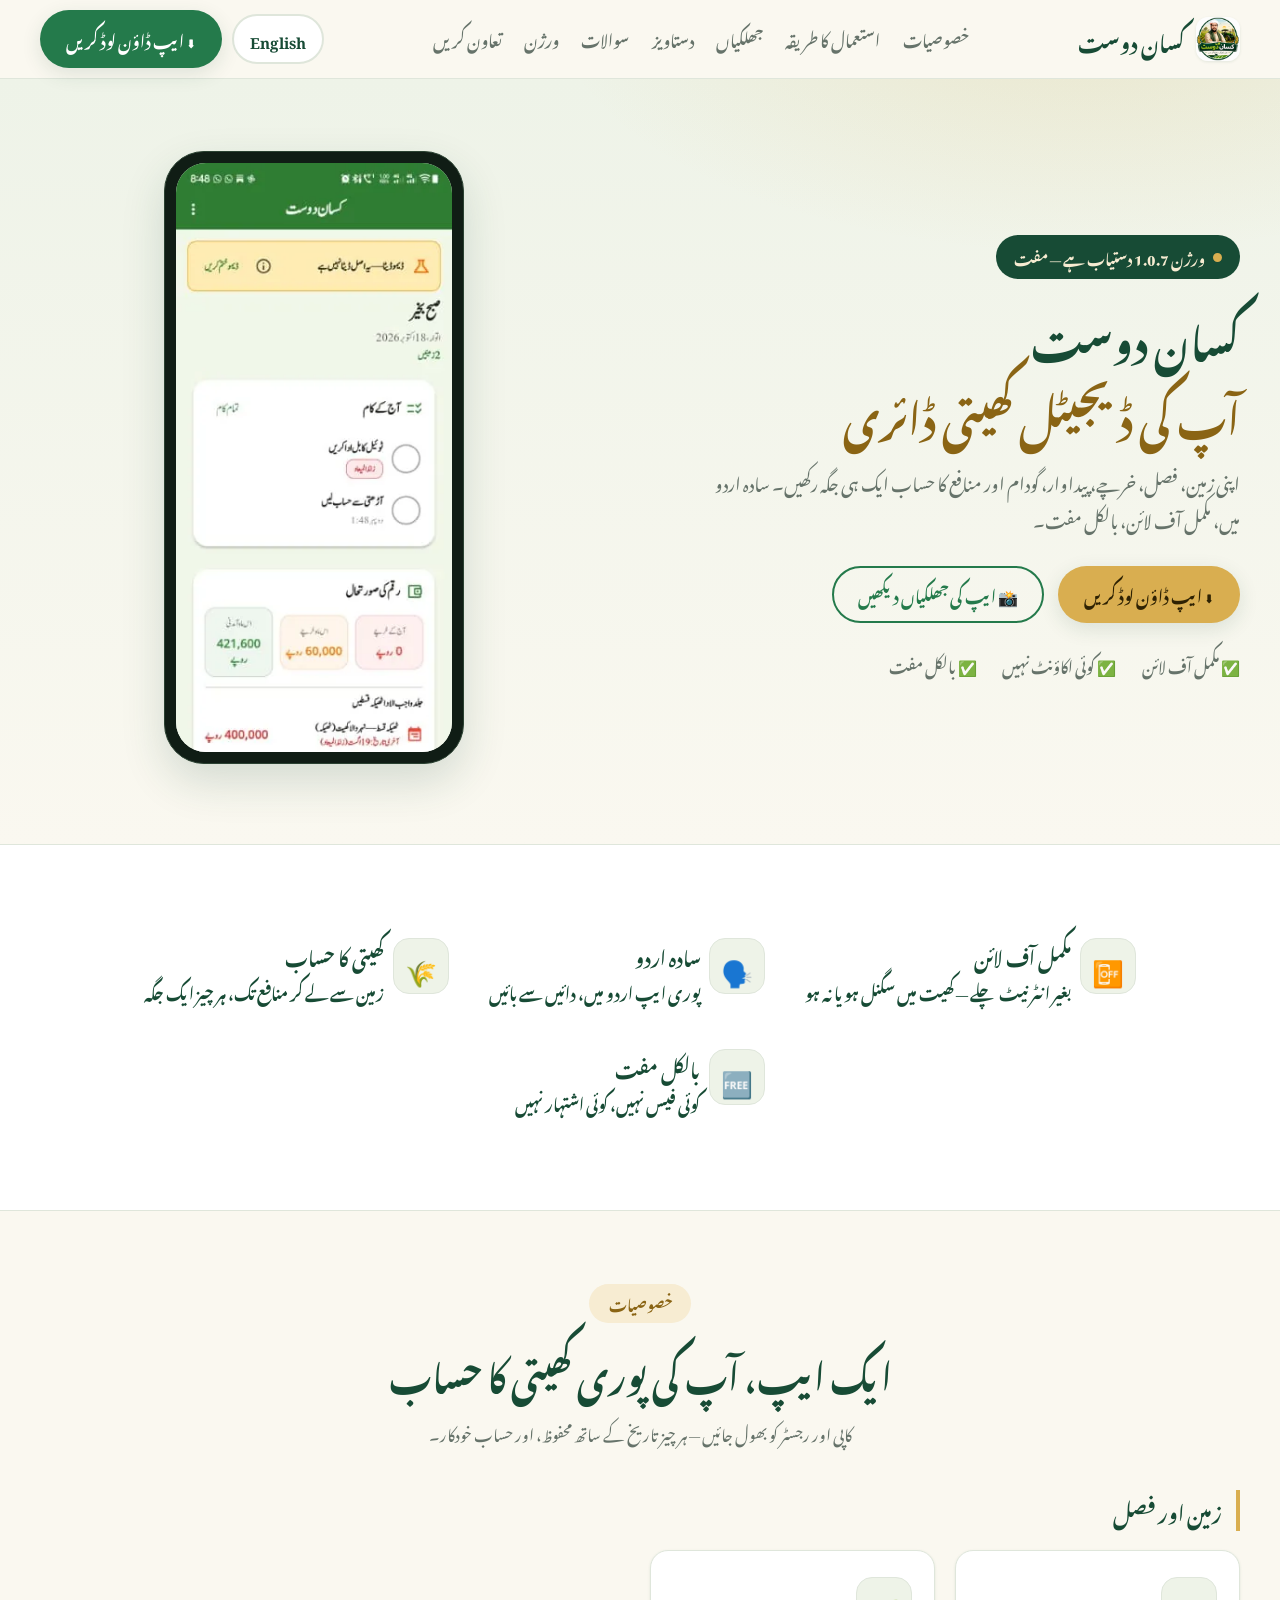
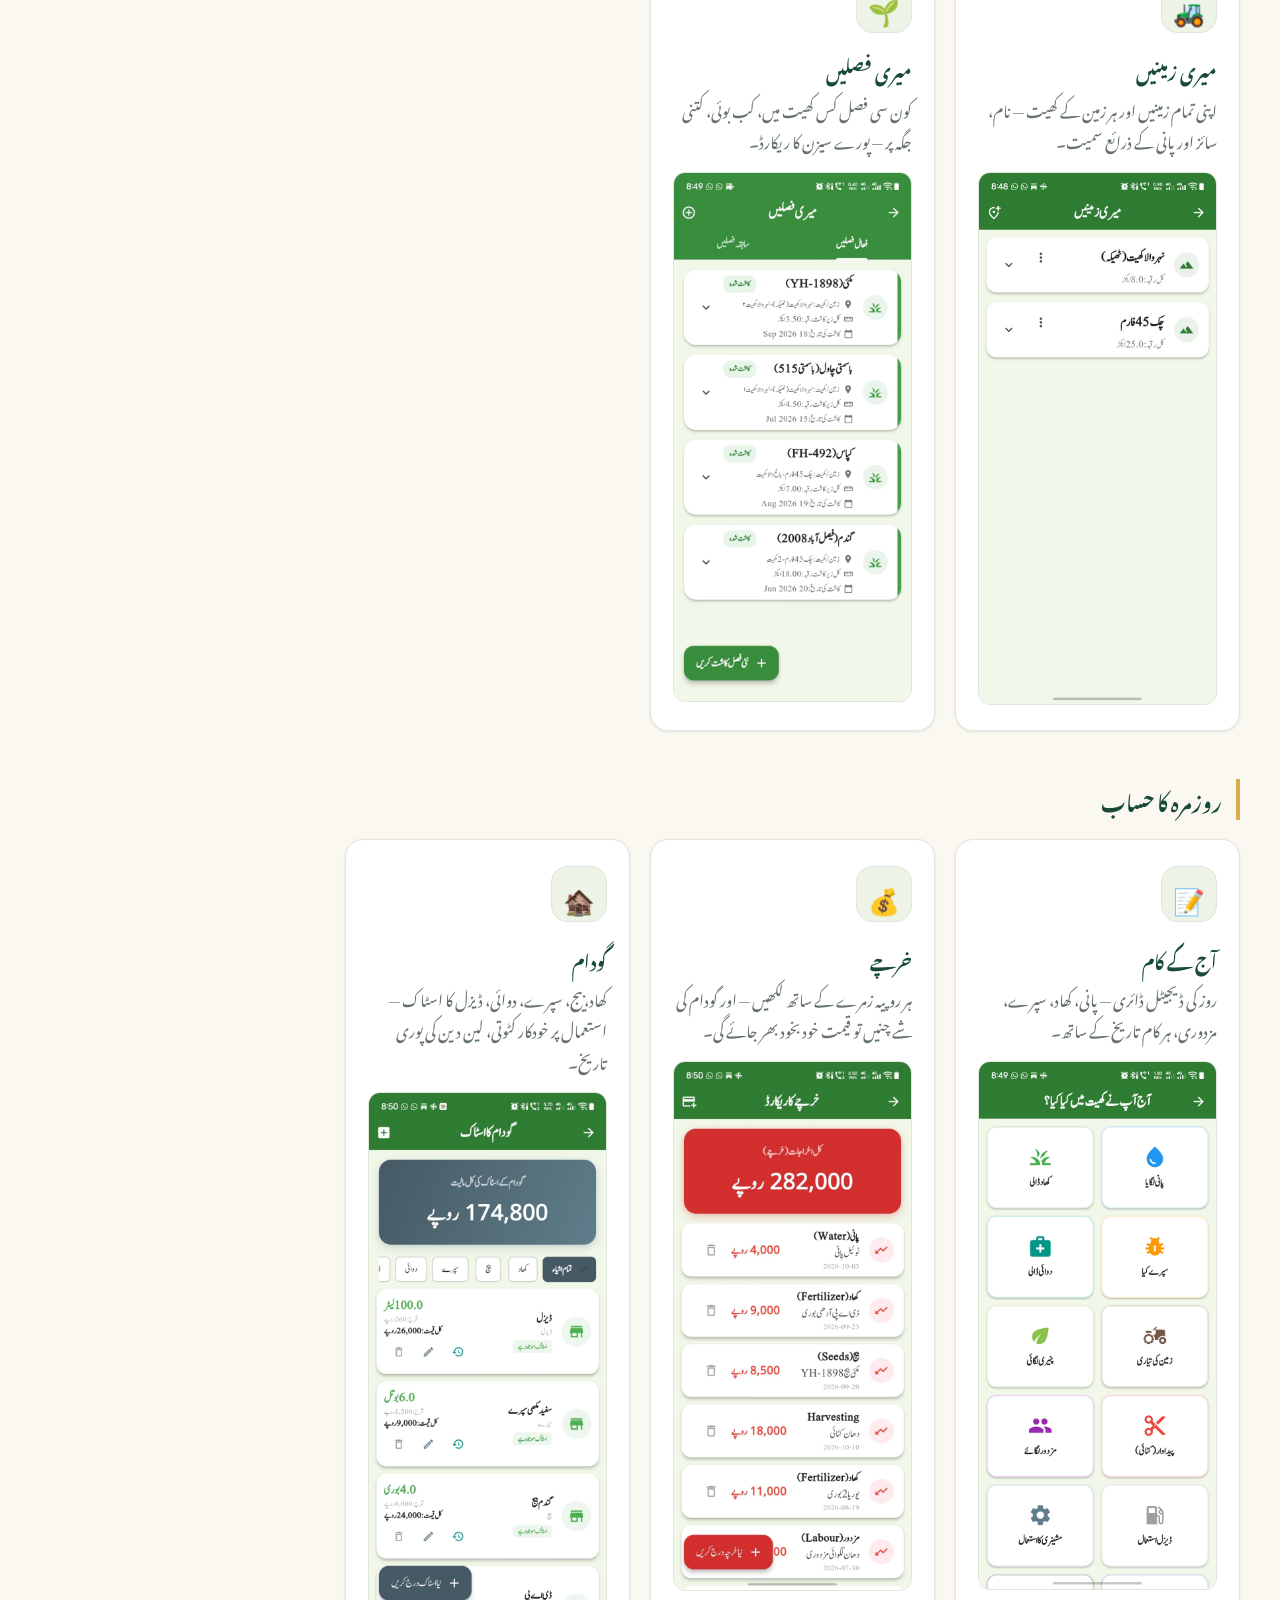
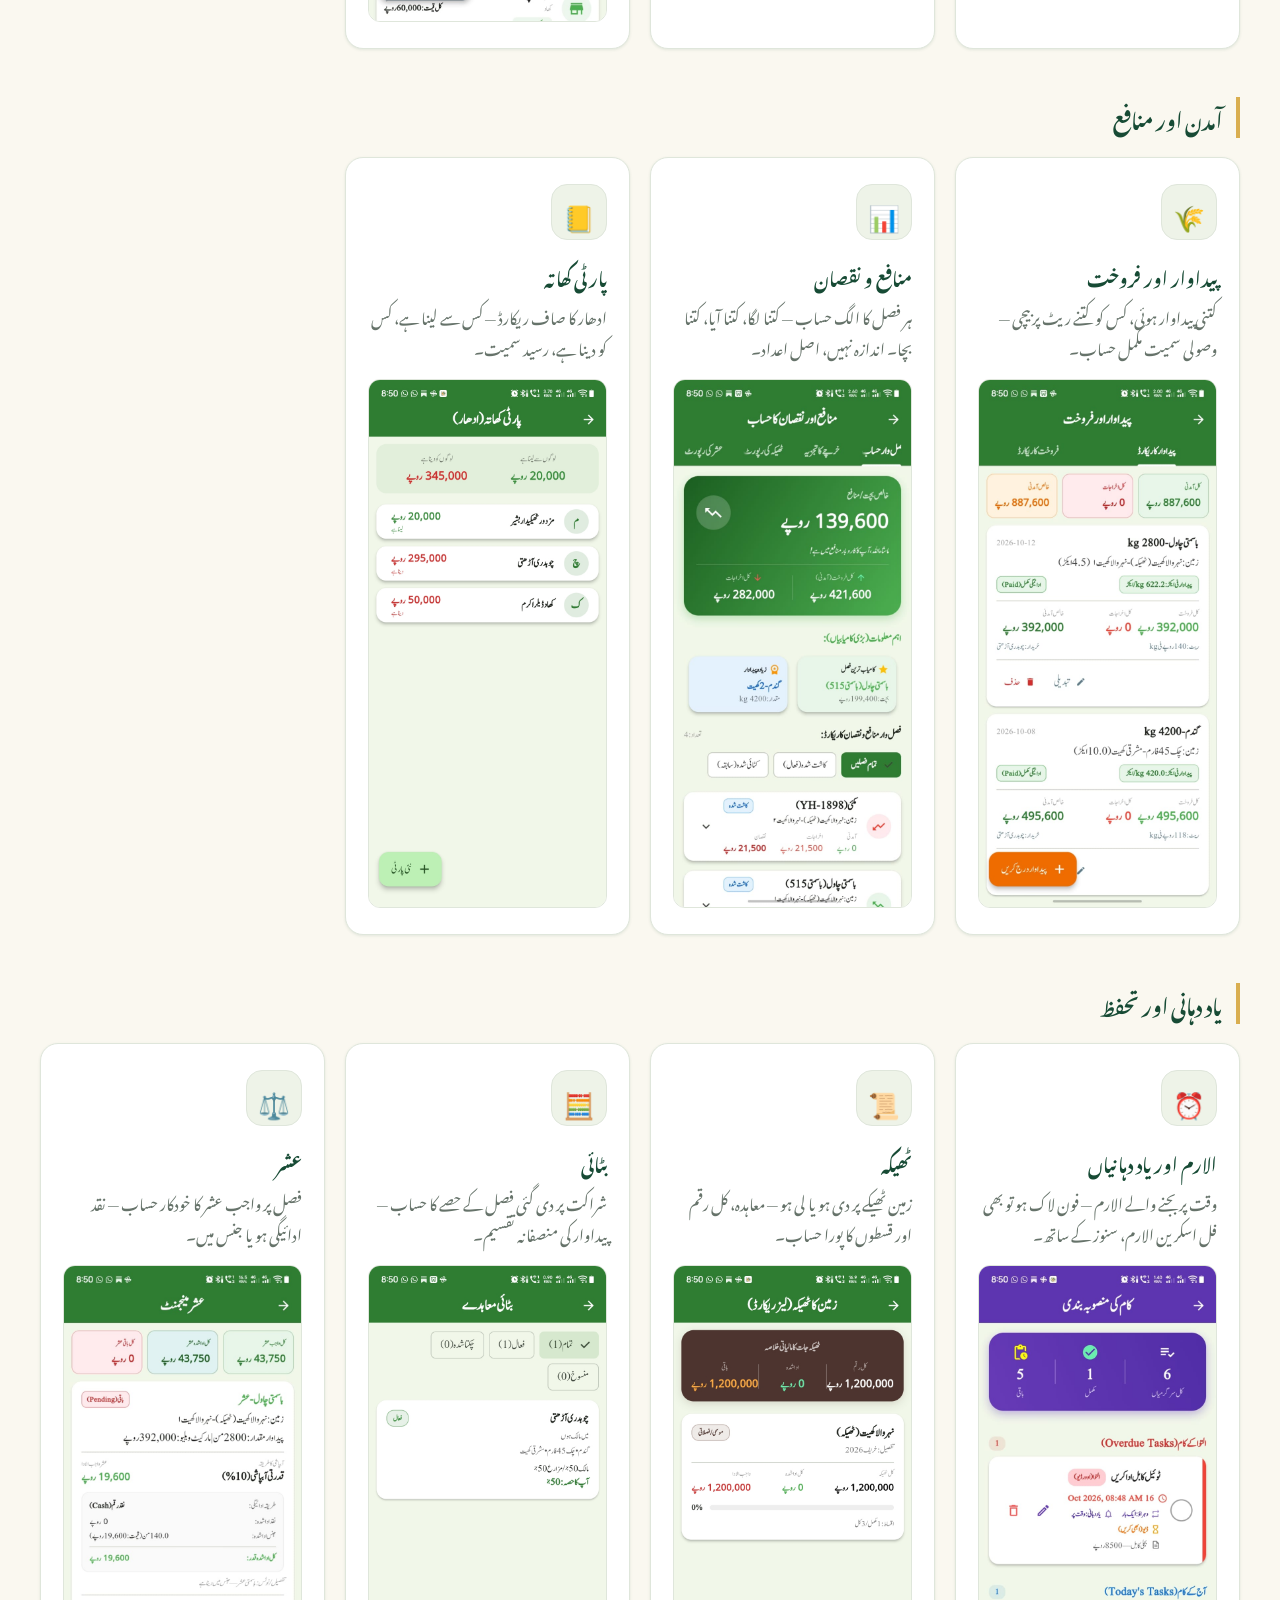
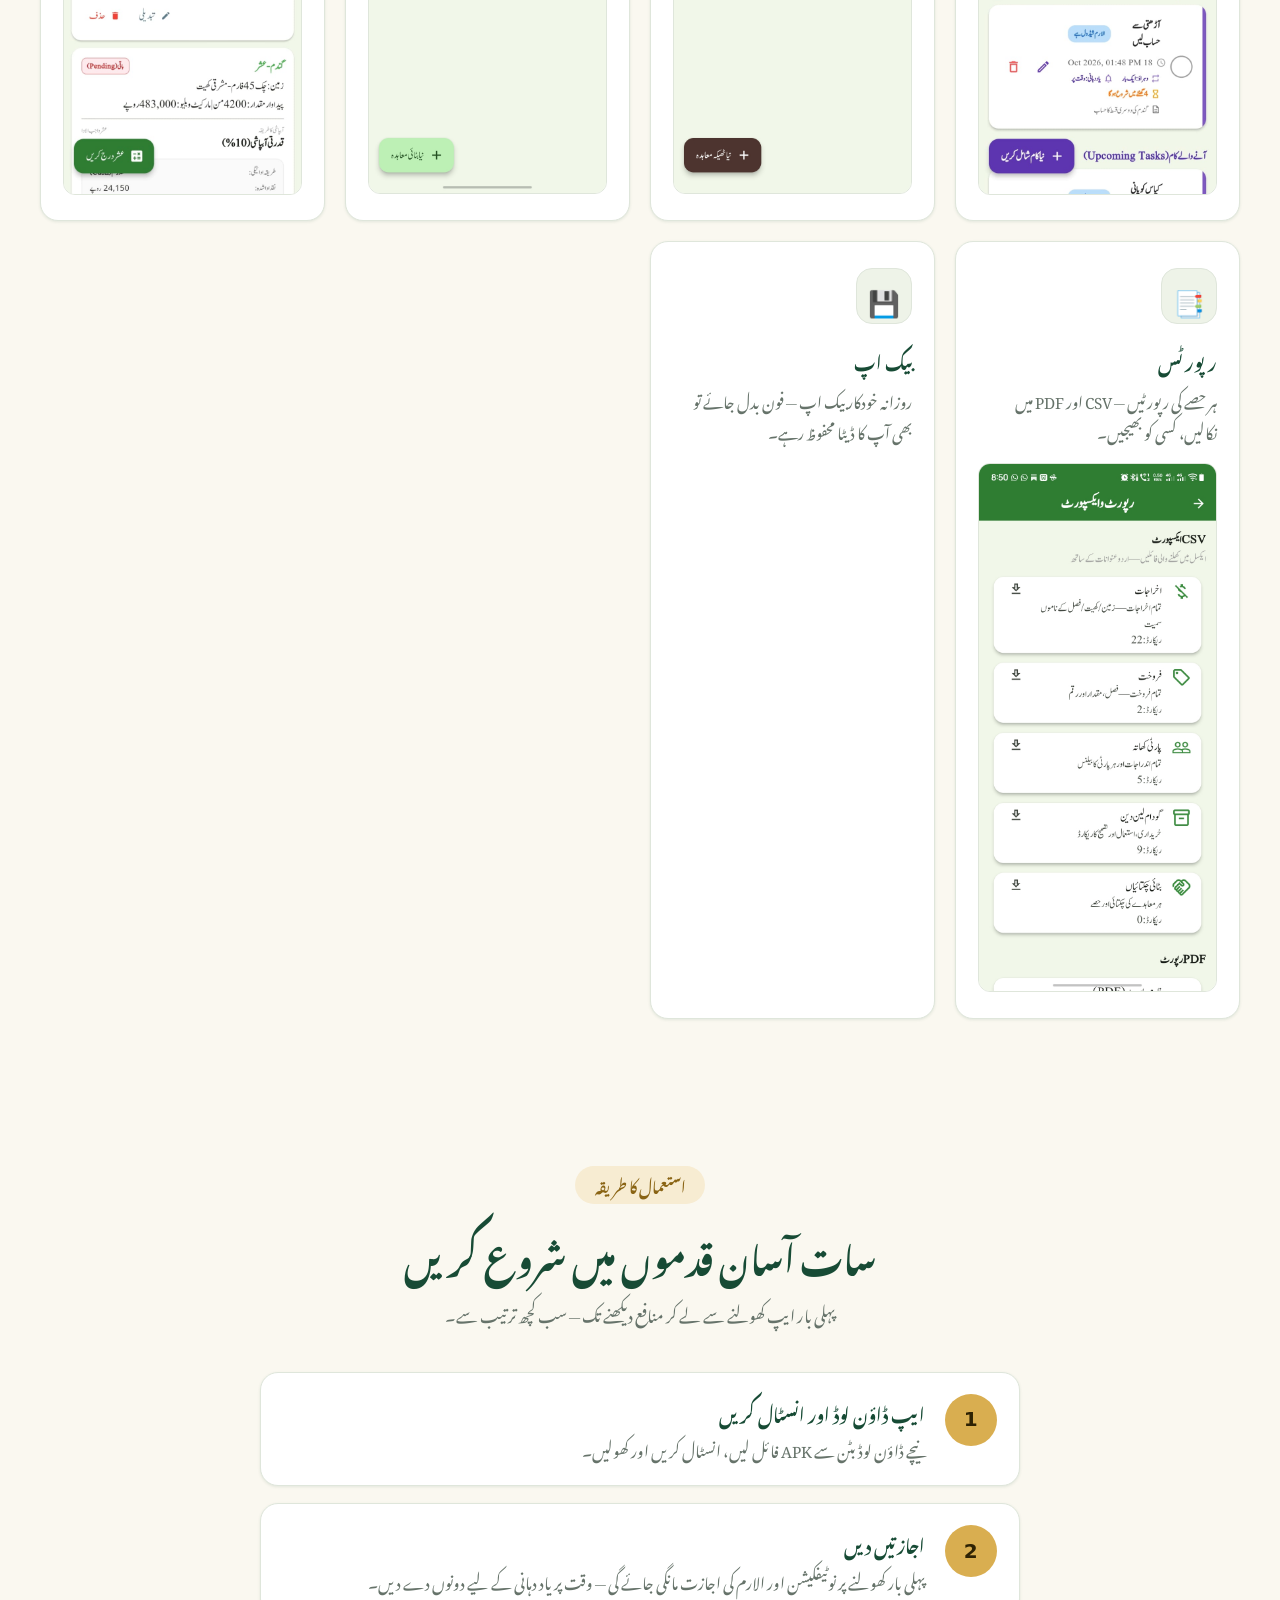
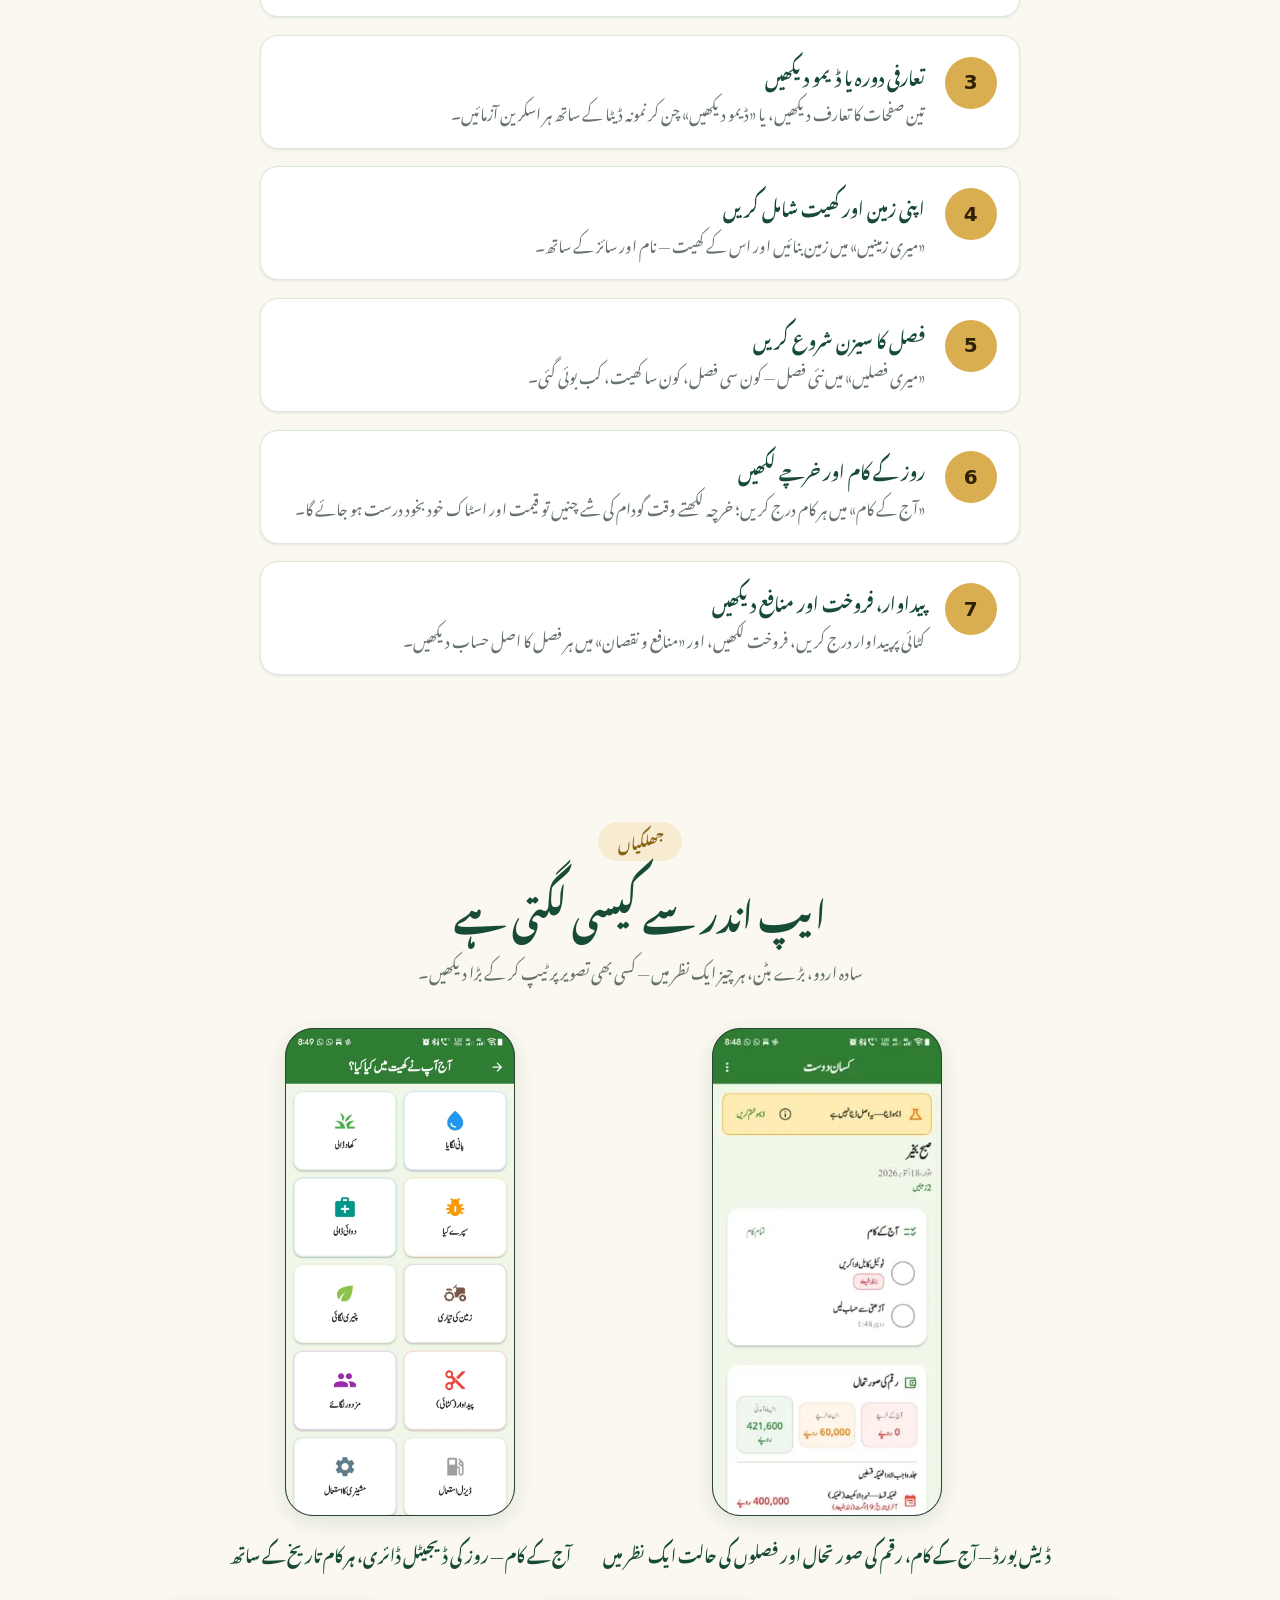
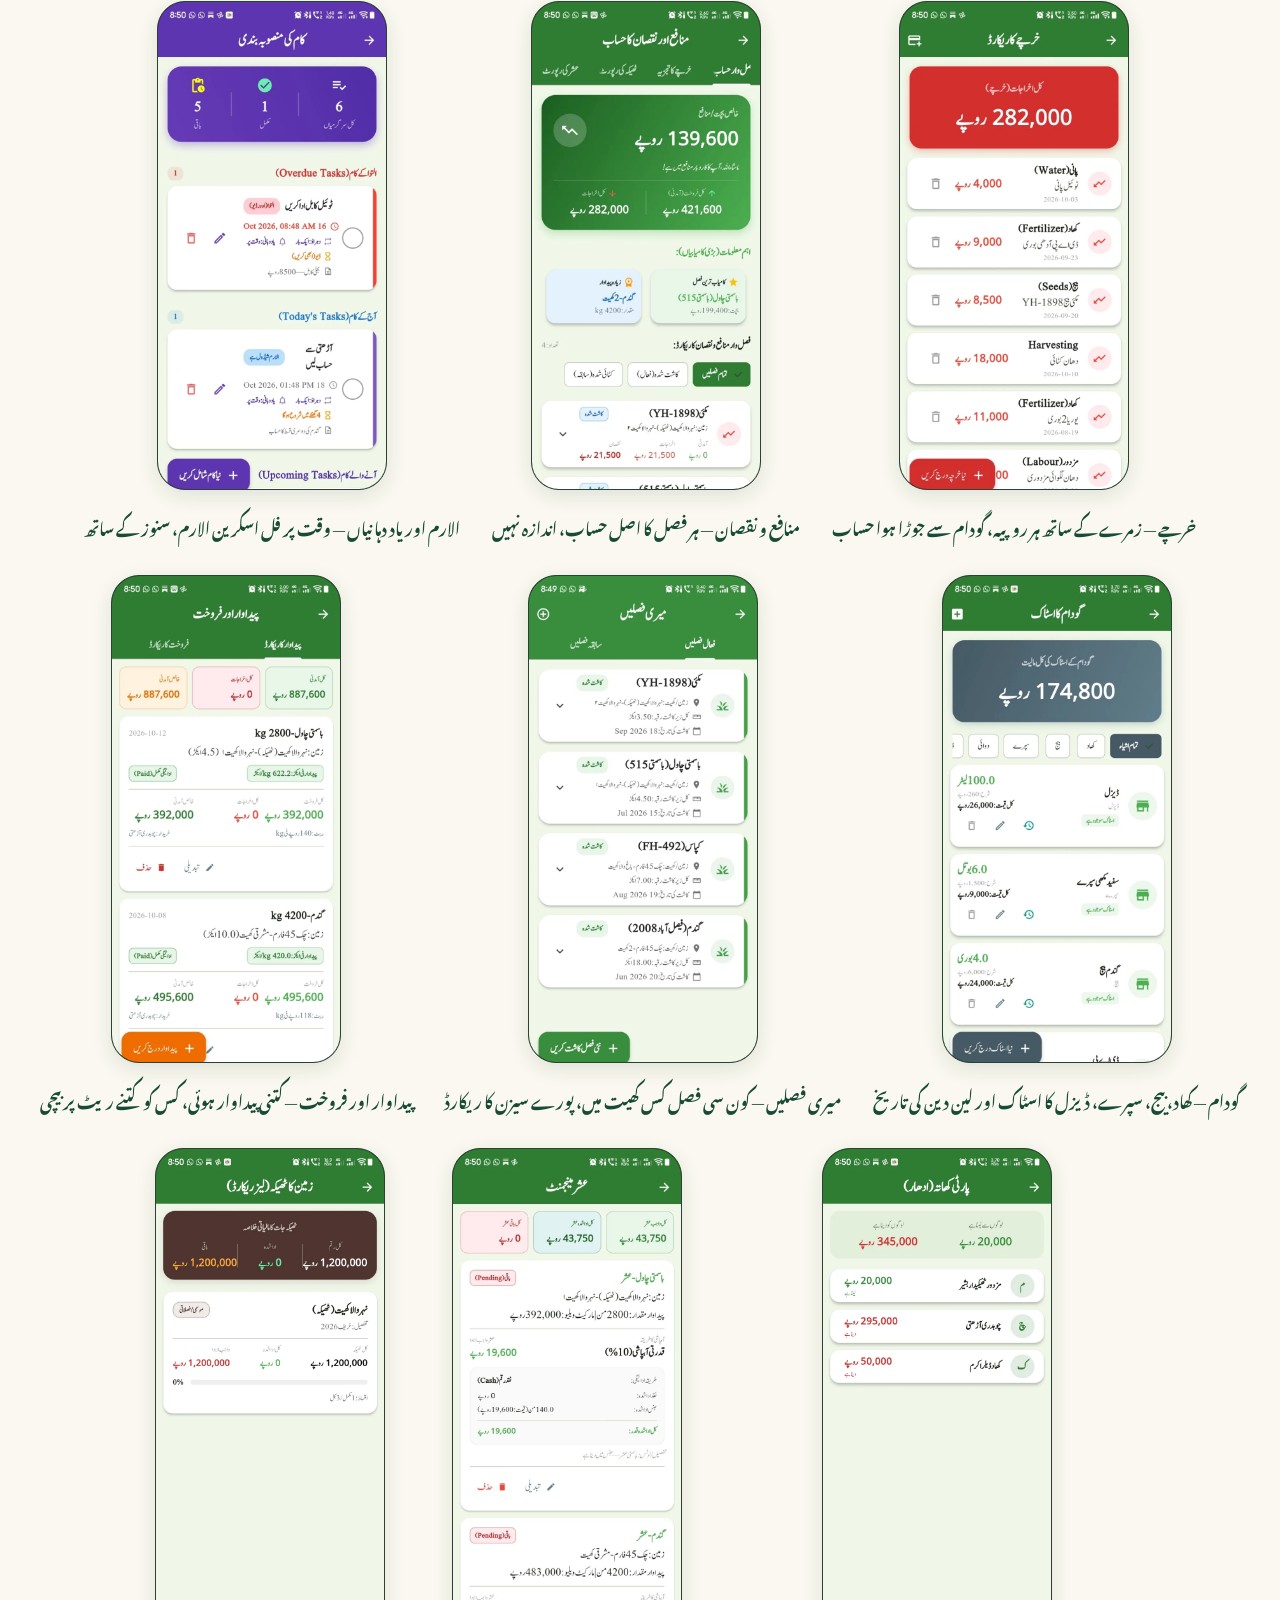
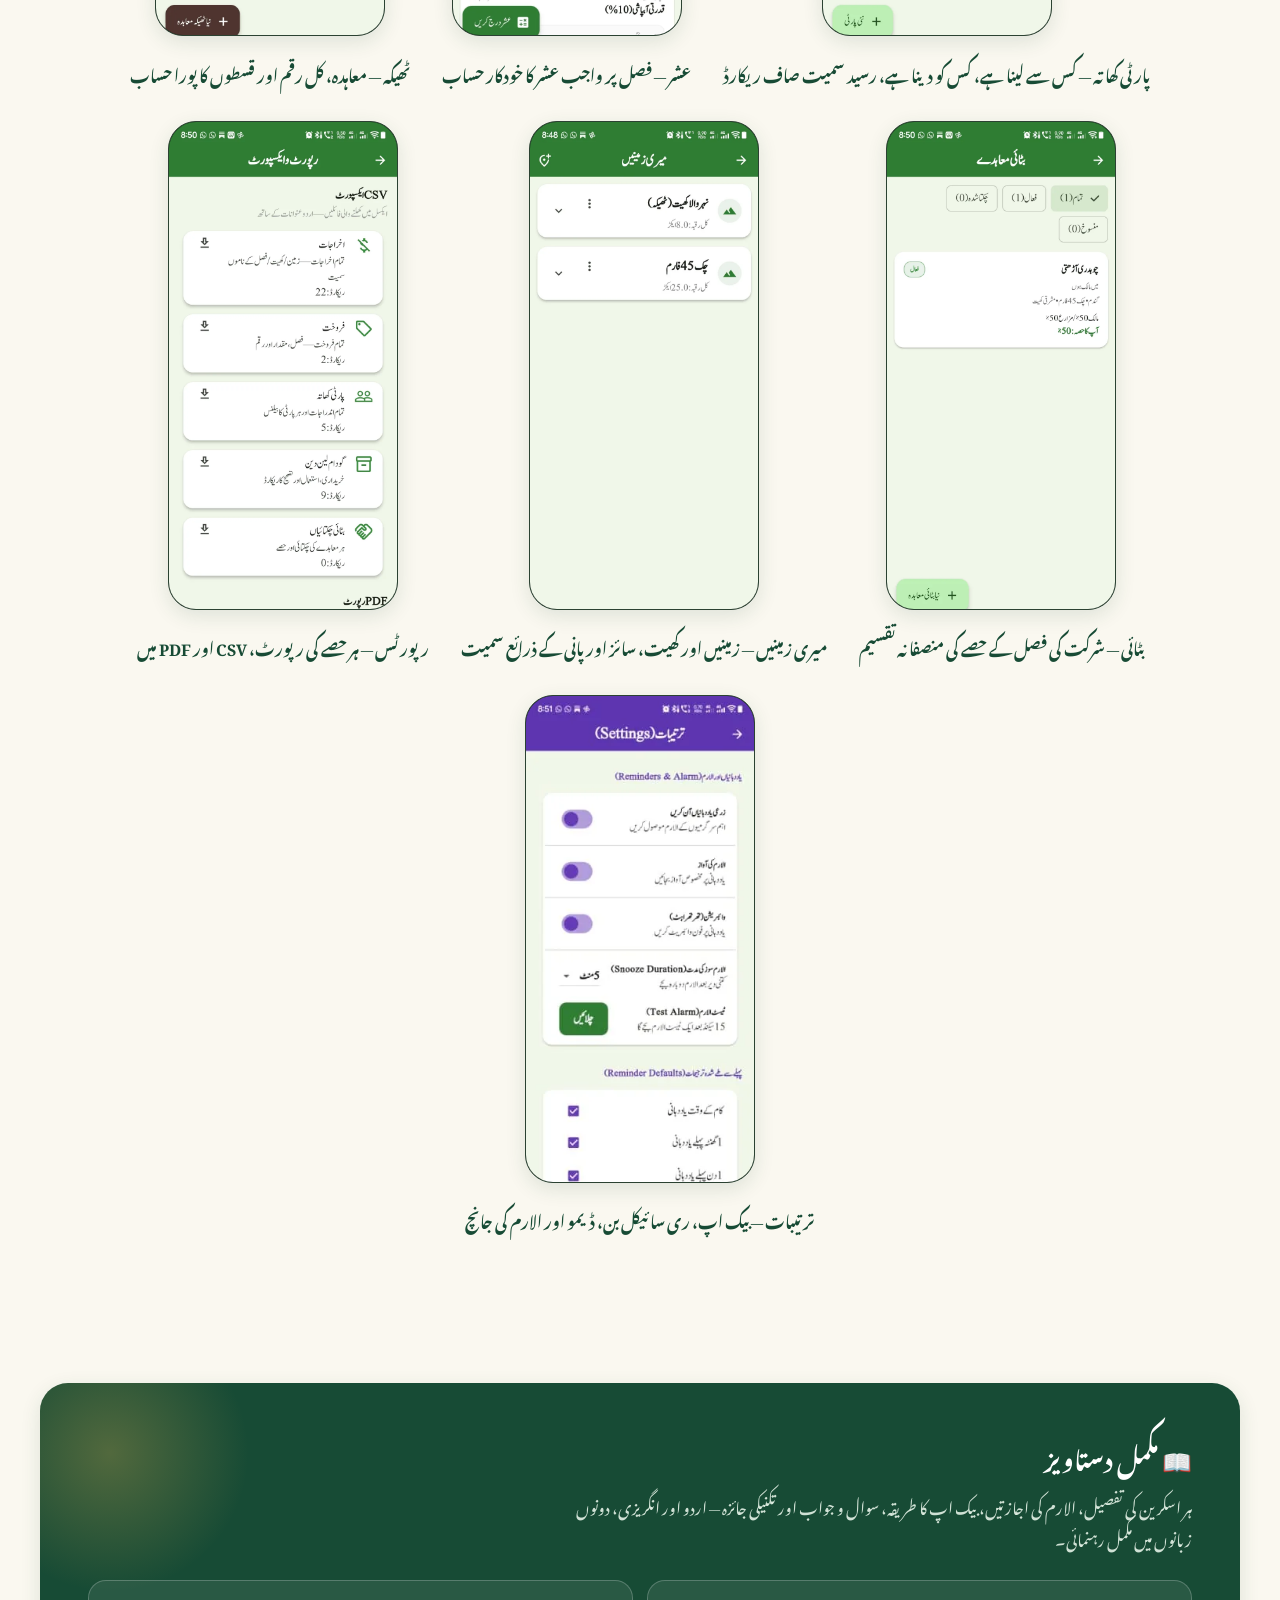
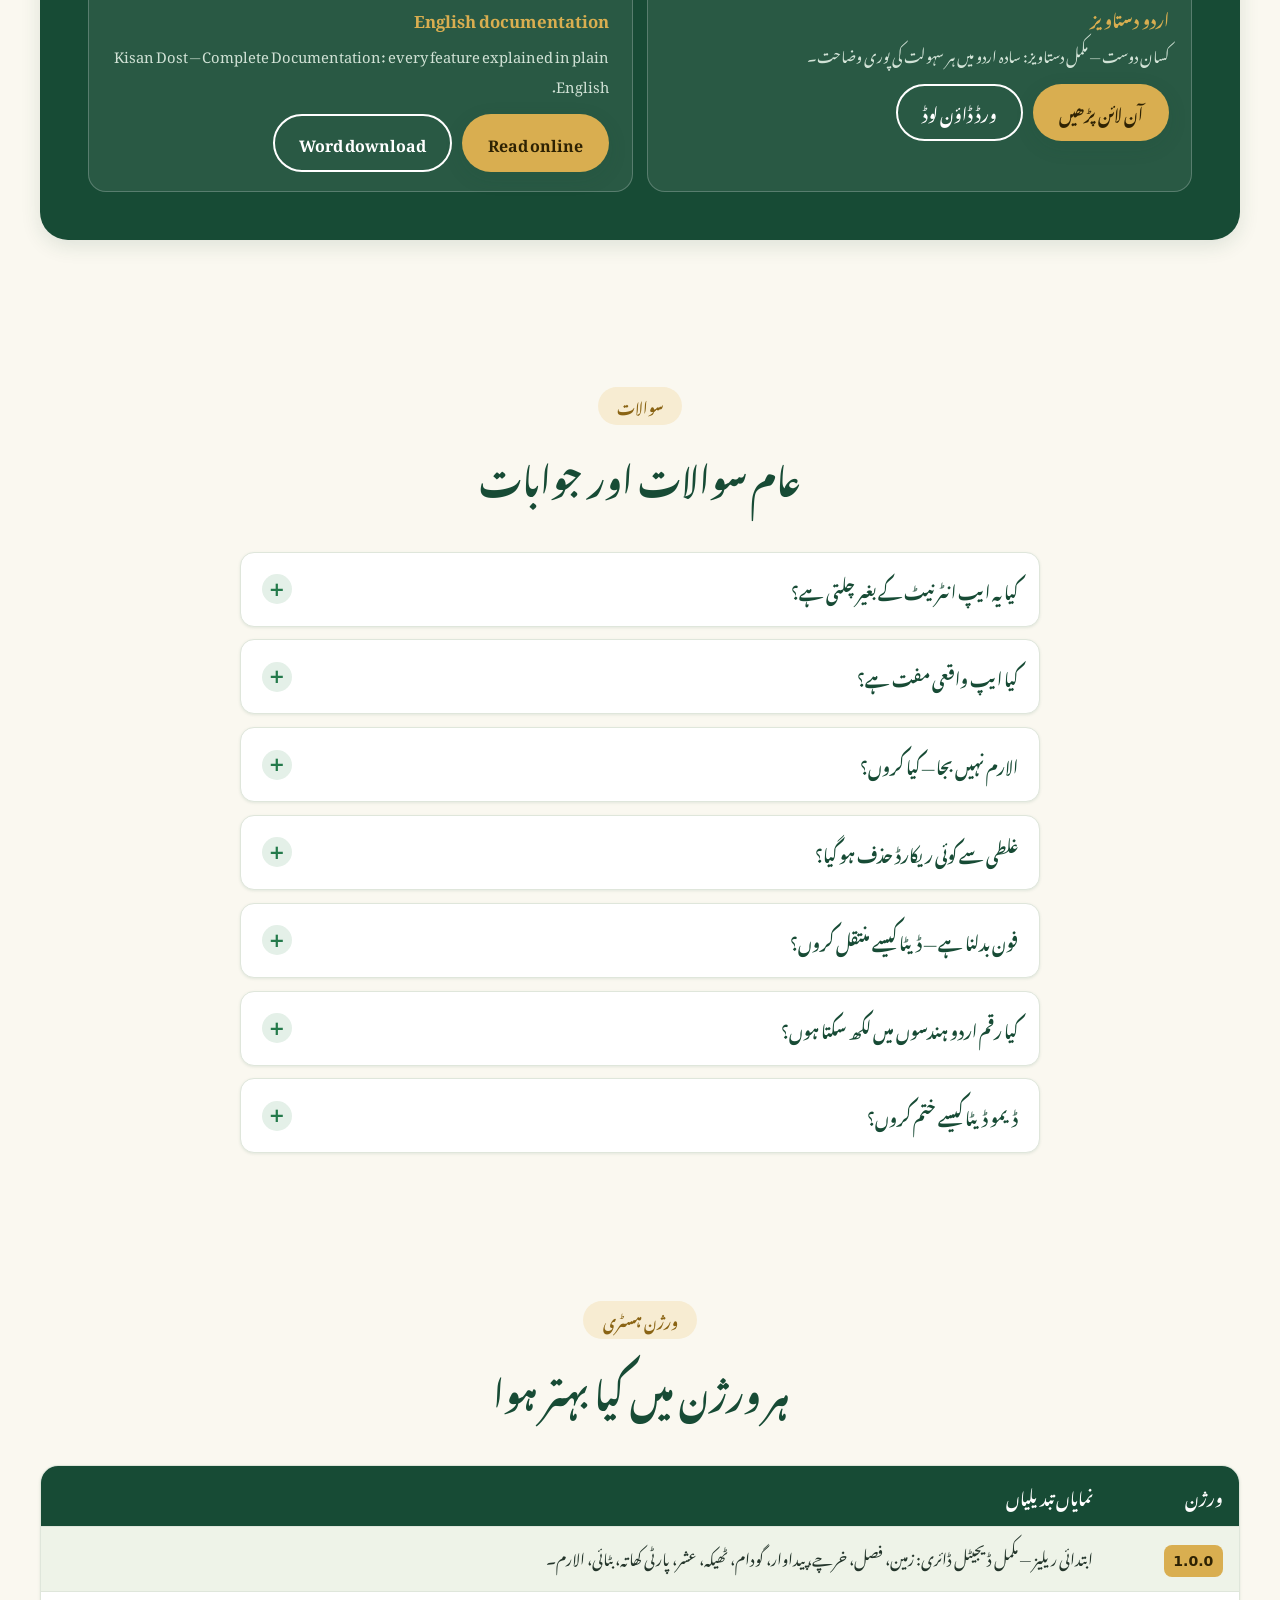
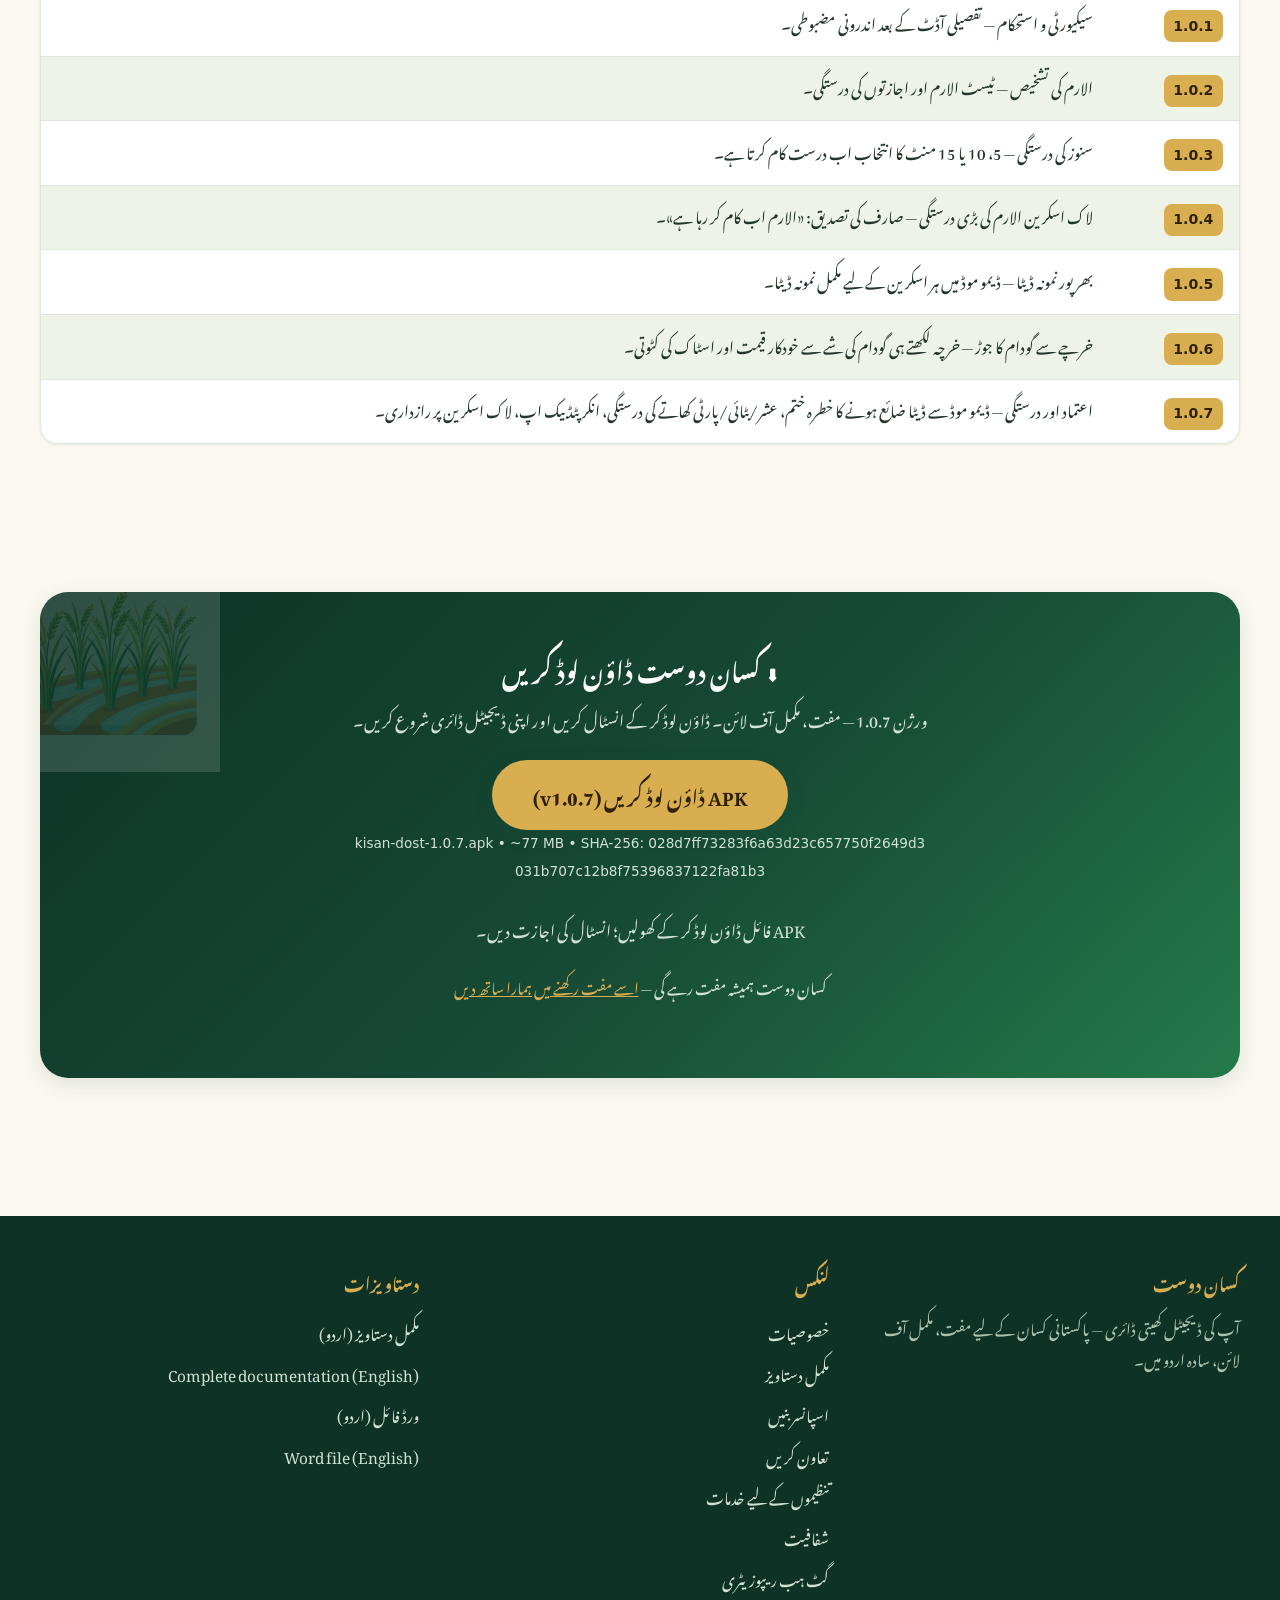
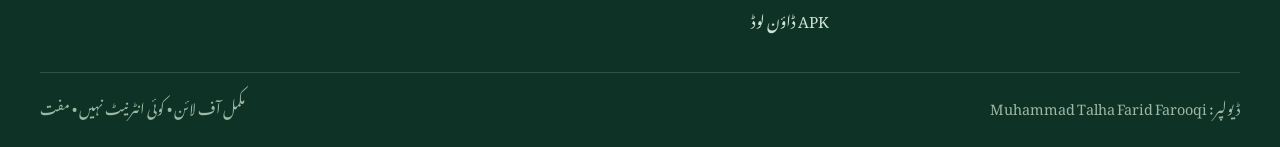
<file: docs/index.html>
<!DOCTYPE html>
<html lang="ur" dir="rtl">
<head>
<meta charset="utf-8">
<meta name="viewport" content="width=device-width, initial-scale=1">
<title>کسان دوست — آپ کی ڈیجیٹل کھیتی ڈائری</title>
<meta name="description" content="کسان دوست — پاکستانی کسان کی مفت، مکمل آف لائن ڈیجیٹل ڈائری۔ زمین، فصل، خرچہ، پیداوار، فروخت، گودام، ٹھیکہ، عشر اور الارم — سب ایک ایپ میں۔">
<link rel="stylesheet" href="style.css">
<link rel="icon" href="assets/logo.png">
</head>
<body>
<a class="skip-link" href="#main">مرکزی مواد پر جائیں</a>
<main id="main">

<nav class="nav"><div class="wrap nav-inner">
<a class="brand" href="index.html"><img src="assets/logo.png" alt="کسان دوست لوگو">کسان دوست</a>
<ul class="nav-links" id="navLinks">
<li><a href="#features">خصوصیات</a></li>
<li><a href="#how">استعمال کا طریقہ</a></li>
<li><a href="#shots">جھلکیاں</a></li>
<li><a href="#docs">دستاویز</a></li>
<li><a href="#faq">سوالات</a></li>
<li><a href="#versions">ورژن</a></li>
<li><a href="support/">تعاون کریں</a></li>
</ul>
<div class="nav-cta">
<a class="lang-toggle" href="en.html">English</a>
<a class="btn btn-primary" href="https://drive.google.com/uc?id=1-fmmJZfvrJw-skmo5OJ-gBHITJm_ouy5&export=download">⬇ ایپ ڈاؤن لوڈ کریں</a>
<button class="burger" aria-label="مینیو" aria-expanded="false" aria-controls="navLinks">☰</button>
</div></div></nav>

<header class="hero"><div class="wrap hero-inner">
<div>
<span class="badge"><span class="dot"></span>ورژن 1.0.7 دستیاب ہے — مفت</span>
<h1>کسان دوست<br><span class="gold">آپ کی ڈیجیٹل کھیتی ڈائری</span></h1>
<p class="lead">اپنی زمین، فصل، خرچے، پیداوار، گودام اور منافع کا حساب ایک ہی جگہ رکھیں۔ سادہ اردو میں، مکمل آف لائن، بالکل مفت۔</p>
<div class="hero-btns">
<a class="btn btn-gold" href="https://drive.google.com/uc?id=1-fmmJZfvrJw-skmo5OJ-gBHITJm_ouy5&export=download">⬇ ایپ ڈاؤن لوڈ کریں</a>
<a class="btn btn-outline" href="#shots">📸 ایپ کی جھلکیاں دیکھیں</a>
</div>
<div class="hero-meta">
<span>✅ مکمل آف لائن</span>
<span>✅ کوئی اکاؤنٹ نہیں</span>
<span>✅ بالکل مفت</span>
</div>
</div>
<div class="hero-art">
<div class="device">
<div class="device-screen">
<picture>
<source srcset="screenshots/webp/dashboard.webp" type="image/webp">
<img src="screenshots/dashboard.jpg" alt="کسان دوست ایپ کا ڈیش بورڈ" width="297" height="1600" loading="eager" fetchpriority="high">
</picture>
</div>
</div>
</div>
</div></header>

<section class="trust-strip"><div class="wrap">
<div class="trust-item reveal"><div class="icon">📴</div><div><h3>مکمل آف لائن</h3><p>بغیر انٹرنیٹ چلے — کھیت میں سگنل ہو یا نہ ہو</p></div></div>
<div class="trust-item reveal"><div class="icon">🗣️</div><div><h3>سادہ اردو</h3><p>پوری ایپ اردو میں، دائیں سے بائیں</p></div></div>
<div class="trust-item reveal"><div class="icon">🌾</div><div><h3>کھیتی کا حساب</h3><p>زمین سے لے کر منافع تک، ہر چیز ایک جگہ</p></div></div>
<div class="trust-item reveal"><div class="icon">🆓</div><div><h3>بالکل مفت</h3><p>کوئی فیس نہیں، کوئی اشتہار نہیں</p></div></div>
</div></section>

<section id="features"><div class="wrap">
<div class="sec-head reveal">
<span class="sec-kicker">خصوصیات</span>
<h2>ایک ایپ، آپ کی پوری کھیتی کا حساب</h2>
<p>کاپی اور رجسٹر کو بھول جائیں — ہر چیز تاریخ کے ساتھ محفوظ، اور حساب خودکار۔</p>
</div>

<div class="feat-group reveal">
<h3 class="feat-group-title">زمین اور فصل</h3>
<div class="feat-grid">
<div class="feat-card reveal">
<div class="feat-icon">🚜</div>
<h3>میری زمینیں</h3>
<p>اپنی تمام زمینیں اور ہر زمین کے کھیت — نام، سائز اور پانی کے ذرائع سمیت۔</p>
<img class="feat-shot" src="screenshots/farms.jpg" alt="میری زمینیں اسکرین" width="720" height="1618" loading="lazy">
</div>
<div class="feat-card reveal">
<div class="feat-icon">🌱</div>
<h3>میری فصلیں</h3>
<p>کون سی فصل کس کھیت میں، کب بوئی، کتنی جگہ پر — پورے سیزن کا ریکارڈ۔</p>
<img class="feat-shot" src="screenshots/crops.jpg" alt="میری فصلیں اسکرین" width="716" height="1600" loading="lazy">
</div>
</div>
</div>

<div class="feat-group reveal">
<h3 class="feat-group-title">روزمرہ کا حساب</h3>
<div class="feat-grid">
<div class="feat-card reveal">
<div class="feat-icon">📝</div>
<h3>آج کے کام</h3>
<p>روز کی ڈیجیٹل ڈائری — پانی، کھاد، سپرے، مزدوری، ہر کام تاریخ کے ساتھ۔</p>
<img class="feat-shot" src="screenshots/activities.jpg" alt="آج کے کام اسکرین" width="720" height="1608" loading="lazy">
</div>
<div class="feat-card reveal">
<div class="feat-icon">💰</div>
<h3>خرچے</h3>
<p>ہر روپیہ زمرے کے ساتھ لکھیں — اور گودام کی شے چنیں تو قیمت خود بخود بھر جائے گی۔</p>
<img class="feat-shot" src="screenshots/expenses.jpg" alt="خرچے اسکرین" width="716" height="1600" loading="lazy">
</div>
<div class="feat-card reveal">
<div class="feat-icon">🏚️</div>
<h3>گودام</h3>
<p>کھاد، بیج، سپرے، دوائی، ڈیزل کا اسٹاک — استعمال پر خودکار کٹوتی، لین دین کی پوری تاریخ۔</p>
<img class="feat-shot" src="screenshots/inventory.jpg" alt="گودام اسکرین" width="716" height="1600" loading="lazy">
</div>
</div>
</div>

<div class="feat-group reveal">
<h3 class="feat-group-title">آمدن اور منافع</h3>
<div class="feat-grid">
<div class="feat-card reveal">
<div class="feat-icon">🌾</div>
<h3>پیداوار اور فروخت</h3>
<p>کتنی پیداوار ہوئی، کس کو کتنے ریٹ پر بیچی — وصولی سمیت مکمل حساب۔</p>
<img class="feat-shot" src="screenshots/harvest.jpg" alt="پیداوار اور فروخت اسکرین" width="716" height="1600" loading="lazy">
</div>
<div class="feat-card reveal">
<div class="feat-icon">📊</div>
<h3>منافع و نقصان</h3>
<p>ہر فصل کا الگ حساب — کتنا لگا، کتنا آیا، کتنا بچا۔ اندازہ نہیں، اصل اعداد۔</p>
<img class="feat-shot" src="screenshots/profit-loss.jpg" alt="منافع و نقصان اسکرین" width="716" height="1600" loading="lazy">
</div>
<div class="feat-card reveal">
<div class="feat-icon">📒</div>
<h3>پارٹی کھاتہ</h3>
<p>ادھار کا صاف ریکارڈ — کس سے لینا ہے، کس کو دینا ہے، رسید سمیت۔</p>
<img class="feat-shot" src="screenshots/party-ledger.jpg" alt="پارٹی کھاتہ اسکرین" width="720" height="1608" loading="lazy">
</div>
</div>
</div>

<div class="feat-group reveal">
<h3 class="feat-group-title">یاد دہانی اور تحفظ</h3>
<div class="feat-grid">
<div class="feat-card reveal">
<div class="feat-icon">⏰</div>
<h3>الارم اور یاد دہانیاں</h3>
<p>وقت پر بجنے والے الارم — فون لاک ہو تو بھی فل اسکرین الارم، سنوز کے ساتھ۔</p>
<img class="feat-shot" src="screenshots/tasks.jpg" alt="الارم اور یاد دہانیاں اسکرین" width="716" height="1600" loading="lazy">
</div>
<div class="feat-card reveal">
<div class="feat-icon">📜</div>
<h3>ٹھیکہ</h3>
<p>زمین ٹھیکے پر دی ہو یا لی ہو — معاہدہ، کل رقم اور قسطوں کا پورا حساب۔</p>
<img class="feat-shot" src="screenshots/theka.jpg" alt="ٹھیکہ اسکرین" width="720" height="1608" loading="lazy">
</div>
<div class="feat-card reveal">
<div class="feat-icon">🧮</div>
<h3>بٹائی</h3>
<p>شراکت پر دی گئی فصل کے حصے کا حساب — پیداوار کی منصفانہ تقسیم۔</p>
<img class="feat-shot" src="screenshots/batai.jpg" alt="بٹائی اسکرین" width="720" height="1608" loading="lazy">
</div>
<div class="feat-card reveal">
<div class="feat-icon">⚖️</div>
<h3>عشر</h3>
<p>فصل پر واجب عشر کا خودکار حساب — نقد ادائیگی ہو یا جنس میں۔</p>
<img class="feat-shot" src="screenshots/ushr.jpg" alt="عشر اسکرین" width="716" height="1600" loading="lazy">
</div>
<div class="feat-card reveal">
<div class="feat-icon">📑</div>
<h3>رپورٹس</h3>
<p>ہر حصے کی رپورٹیں — CSV اور PDF میں نکالیں، کسی کو بھیجیں۔</p>
<img class="feat-shot" src="screenshots/reports.jpg" alt="رپورٹس اسکرین" width="720" height="1608" loading="lazy">
</div>
<div class="feat-card reveal">
<div class="feat-icon">💾</div>
<h3>بیک اپ</h3>
<p>روزانہ خودکار بیک اپ — فون بدل جائے تو بھی آپ کا ڈیٹا محفوظ رہے۔</p>
</div>
</div>
</div>
</div></section>

<section id="how" style="background:var(--green-50)"><div class="wrap">
<div class="sec-head reveal">
<span class="sec-kicker">استعمال کا طریقہ</span>
<h2>سات آسان قدموں میں شروع کریں</h2>
<p>پہلی بار ایپ کھولنے سے لے کر منافع دیکھنے تک — سب کچھ ترتیب سے۔</p>
</div>
<div class="steps">
<div class="step reveal"><div class="num">1</div><div><h3>ایپ ڈاؤن لوڈ اور انسٹال کریں</h3><p>نیچے ڈاؤن لوڈ بٹن سے APK فائل لیں، انسٹال کریں اور کھولیں۔</p></div></div>
<div class="step reveal"><div class="num">2</div><div><h3>اجازتیں دیں</h3><p>پہلی بار کھولنے پر نوٹیفکیشن اور الارم کی اجازت مانگی جائے گی — وقت پر یاد دہانی کے لیے دونوں دے دیں۔</p></div></div>
<div class="step reveal"><div class="num">3</div><div><h3>تعارفی دورہ یا ڈیمو دیکھیں</h3><p>تین صفحات کا تعارف دیکھیں، یا «ڈیمو دیکھیں» چن کر نمونہ ڈیٹا کے ساتھ ہر اسکرین آزمائیں۔</p></div></div>
<div class="step reveal"><div class="num">4</div><div><h3>اپنی زمین اور کھیت شامل کریں</h3><p>«میری زمینیں» میں زمین بنائیں اور اس کے کھیت — نام اور سائز کے ساتھ۔</p></div></div>
<div class="step reveal"><div class="num">5</div><div><h3>فصل کا سیزن شروع کریں</h3><p>«میری فصلیں» میں نئی فصل — کون سی فصل، کون سا کھیت، کب بوئی گئی۔</p></div></div>
<div class="step reveal"><div class="num">6</div><div><h3>روز کے کام اور خرچے لکھیں</h3><p>«آج کے کام» میں ہر کام درج کریں؛ خرچہ لکھتے وقت گودام کی شے چنیں تو قیمت اور اسٹاک خود بخود درست ہو جائے گا۔</p></div></div>
<div class="step reveal"><div class="num">7</div><div><h3>پیداوار، فروخت اور منافع دیکھیں</h3><p>کٹائی پر پیداوار درج کریں، فروخت لکھیں، اور «منافع و نقصان» میں ہر فصل کا اصل حساب دیکھیں۔</p></div></div>
</div></div></section>

<section id="shots"><div class="wrap">
<div class="sec-head reveal">
<span class="sec-kicker">جھلکیاں</span>
<h2>ایپ اندر سے کیسی لگتی ہے</h2>
<p>سادہ اردو، بڑے بٹن، ہر چیز ایک نظر میں — کسی بھی تصویر پر ٹیپ کر کے بڑا دیکھیں۔</p>
</div>
<div class="shots">
<figure class="shot reveal"><button class="shot-frame" data-full="screenshots/dashboard.jpg" data-cap="ڈیش بورڈ — آج کے کام، رقم کی صورتحال اور فصلوں کی حالت ایک نظر میں" aria-label="بڑا دیکھیں: ڈیش بورڈ"><picture><source srcset="screenshots/webp/dashboard.webp" type="image/webp"><img src="screenshots/dashboard.jpg" alt="ڈیش بورڈ" width="297" height="1600" loading="lazy"></picture></button><figcaption><strong>ڈیش بورڈ</strong> — آج کے کام، رقم کی صورتحال اور فصلوں کی حالت ایک نظر میں</figcaption></figure>
<figure class="shot reveal"><button class="shot-frame" data-full="screenshots/activities.jpg" data-cap="آج کے کام — روز کی ڈیجیٹل ڈائری، ہر کام تاریخ کے ساتھ" aria-label="بڑا دیکھیں: آج کے کام"><picture><source srcset="screenshots/webp/activities.webp" type="image/webp"><img src="screenshots/activities.jpg" alt="آج کے کام" width="720" height="1608" loading="lazy"></picture></button><figcaption><strong>آج کے کام</strong> — روز کی ڈیجیٹل ڈائری، ہر کام تاریخ کے ساتھ</figcaption></figure>
<figure class="shot reveal"><button class="shot-frame" data-full="screenshots/expenses.jpg" data-cap="خرچے — زمرے کے ساتھ ہر روپیہ، گودام سے جوڑا ہوا حساب" aria-label="بڑا دیکھیں: خرچے"><picture><source srcset="screenshots/webp/expenses.webp" type="image/webp"><img src="screenshots/expenses.jpg" alt="خرچے" width="716" height="1600" loading="lazy"></picture></button><figcaption><strong>خرچے</strong> — زمرے کے ساتھ ہر روپیہ، گودام سے جوڑا ہوا حساب</figcaption></figure>
<figure class="shot reveal"><button class="shot-frame" data-full="screenshots/profit-loss.jpg" data-cap="منافع و نقصان — ہر فصل کا اصل حساب، اندازہ نہیں" aria-label="بڑا دیکھیں: منافع و نقصان"><picture><source srcset="screenshots/webp/profit-loss.webp" type="image/webp"><img src="screenshots/profit-loss.jpg" alt="منافع و نقصان" width="716" height="1600" loading="lazy"></picture></button><figcaption><strong>منافع و نقصان</strong> — ہر فصل کا اصل حساب، اندازہ نہیں</figcaption></figure>
<figure class="shot reveal"><button class="shot-frame" data-full="screenshots/tasks.jpg" data-cap="الارم اور یاد دہانیاں — وقت پر فل اسکرین الارم، سنوز کے ساتھ" aria-label="بڑا دیکھیں: الارم اور یاد دہانیاں"><picture><source srcset="screenshots/webp/tasks.webp" type="image/webp"><img src="screenshots/tasks.jpg" alt="الارم اور یاد دہانیاں" width="716" height="1600" loading="lazy"></picture></button><figcaption><strong>الارم اور یاد دہانیاں</strong> — وقت پر فل اسکرین الارم، سنوز کے ساتھ</figcaption></figure>
<figure class="shot reveal"><button class="shot-frame" data-full="screenshots/inventory.jpg" data-cap="گودام — کھاد، بیج، سپرے، ڈیزل کا اسٹاک اور لین دین کی تاریخ" aria-label="بڑا دیکھیں: گودام"><picture><source srcset="screenshots/webp/inventory.webp" type="image/webp"><img src="screenshots/inventory.jpg" alt="گودام" width="716" height="1600" loading="lazy"></picture></button><figcaption><strong>گودام</strong> — کھاد، بیج، سپرے، ڈیزل کا اسٹاک اور لین دین کی تاریخ</figcaption></figure>
<figure class="shot reveal"><button class="shot-frame" data-full="screenshots/crops.jpg" data-cap="میری فصلیں — کون سی فصل کس کھیت میں، پورے سیزن کا ریکارڈ" aria-label="بڑا دیکھیں: میری فصلیں"><picture><source srcset="screenshots/webp/crops.webp" type="image/webp"><img src="screenshots/crops.jpg" alt="میری فصلیں" width="716" height="1600" loading="lazy"></picture></button><figcaption><strong>میری فصلیں</strong> — کون سی فصل کس کھیت میں، پورے سیزن کا ریکارڈ</figcaption></figure>
<figure class="shot reveal"><button class="shot-frame" data-full="screenshots/harvest.jpg" data-cap="پیداوار اور فروخت — کتنی پیداوار ہوئی، کس کو کتنے ریٹ پر بیچی" aria-label="بڑا دیکھیں: پیداوار اور فروخت"><picture><source srcset="screenshots/webp/harvest.webp" type="image/webp"><img src="screenshots/harvest.jpg" alt="پیداوار اور فروخت" width="716" height="1600" loading="lazy"></picture></button><figcaption><strong>پیداوار اور فروخت</strong> — کتنی پیداوار ہوئی، کس کو کتنے ریٹ پر بیچی</figcaption></figure>
<figure class="shot reveal"><button class="shot-frame" data-full="screenshots/party-ledger.jpg" data-cap="پارٹی کھاتہ — کس سے لینا ہے، کس کو دینا ہے، رسید سمیت صاف ریکارڈ" aria-label="بڑا دیکھیں: پارٹی کھاتہ"><picture><source srcset="screenshots/webp/party-ledger.webp" type="image/webp"><img src="screenshots/party-ledger.jpg" alt="پارٹی کھاتہ" width="720" height="1608" loading="lazy"></picture></button><figcaption><strong>پارٹی کھاتہ</strong> — کس سے لینا ہے، کس کو دینا ہے، رسید سمیت صاف ریکارڈ</figcaption></figure>
<figure class="shot reveal"><button class="shot-frame" data-full="screenshots/ushr.jpg" data-cap="عشر — فصل پر واجب عشر کا خودکار حساب" aria-label="بڑا دیکھیں: عشر"><picture><source srcset="screenshots/webp/ushr.webp" type="image/webp"><img src="screenshots/ushr.jpg" alt="عشر" width="716" height="1600" loading="lazy"></picture></button><figcaption><strong>عشر</strong> — فصل پر واجب عشر کا خودکار حساب</figcaption></figure>
<figure class="shot reveal"><button class="shot-frame" data-full="screenshots/theka.jpg" data-cap="ٹھیکہ — معاہدہ، کل رقم اور قسطوں کا پورا حساب" aria-label="بڑا دیکھیں: ٹھیکہ"><picture><source srcset="screenshots/webp/theka.webp" type="image/webp"><img src="screenshots/theka.jpg" alt="ٹھیکہ" width="720" height="1608" loading="lazy"></picture></button><figcaption><strong>ٹھیکہ</strong> — معاہدہ، کل رقم اور قسطوں کا پورا حساب</figcaption></figure>
<figure class="shot reveal"><button class="shot-frame" data-full="screenshots/batai.jpg" data-cap="بٹائی — شرکت کی فصل کے حصے کی منصفانہ تقسیم" aria-label="بڑا دیکھیں: بٹائی"><picture><source srcset="screenshots/webp/batai.webp" type="image/webp"><img src="screenshots/batai.jpg" alt="بٹائی" width="720" height="1608" loading="lazy"></picture></button><figcaption><strong>بٹائی</strong> — شرکت کی فصل کے حصے کی منصفانہ تقسیم</figcaption></figure>
<figure class="shot reveal"><button class="shot-frame" data-full="screenshots/farms.jpg" data-cap="میری زمینیں — زمینیں اور کھیت، سائز اور پانی کے ذرائع سمیت" aria-label="بڑا دیکھیں: میری زمینیں"><picture><source srcset="screenshots/webp/farms.webp" type="image/webp"><img src="screenshots/farms.jpg" alt="میری زمینیں" width="720" height="1618" loading="lazy"></picture></button><figcaption><strong>میری زمینیں</strong> — زمینیں اور کھیت، سائز اور پانی کے ذرائع سمیت</figcaption></figure>
<figure class="shot reveal"><button class="shot-frame" data-full="screenshots/reports.jpg" data-cap="رپورٹس — ہر حصے کی رپورٹ، CSV اور PDF میں" aria-label="بڑا دیکھیں: رپورٹس"><picture><source srcset="screenshots/webp/reports.webp" type="image/webp"><img src="screenshots/reports.jpg" alt="رپورٹس" width="720" height="1608" loading="lazy"></picture></button><figcaption><strong>رپورٹس</strong> — ہر حصے کی رپورٹ، CSV اور PDF میں</figcaption></figure>
<figure class="shot reveal"><button class="shot-frame" data-full="screenshots/settings.jpg" data-cap="ترتیبات — بیک اپ، ری سائیکل بن، ڈیمو اور الارم کی جانچ" aria-label="بڑا دیکھیں: ترتیبات"><picture><source srcset="screenshots/webp/settings.webp" type="image/webp"><img src="screenshots/settings.jpg" alt="ترتیبات" width="291" height="1600" loading="lazy"></picture></button><figcaption><strong>ترتیبات</strong> — بیک اپ، ری سائیکل بن، ڈیمو اور الارم کی جانچ</figcaption></figure>
</div></div></section>

<section id="docs"><div class="wrap">
<div class="docs-promo reveal">
<h2>📖 مکمل دستاویز</h2>
<p>ہر اسکرین کی تفصیل، الارم کی اجازتیں، بیک اپ کا طریقہ، سوال و جواب اور تکنیکی جائزہ — اردو اور انگریزی، دونوں زبانوں میں مکمل رہنمائی۔</p>
<div class="doc-btns">
<div class="doc-card">
<h3>اردو دستاویز</h3>
<p>کسان دوست — مکمل دستاویز: سادہ اردو میں ہر سہولت کی پوری وضاحت۔</p>
<a class="btn btn-gold" href="dastavezat.html">آن لائن پڑھیں</a>
<a class="btn btn-outline" style="color:#fff;border-color:#fff;margin-inline-start:.5rem" href="kisan-dost-dastaveez-urdu.docx" download>ورڈ ڈاؤن لوڈ</a>
</div>
<div class="doc-card">
<h3>English documentation</h3>
<p>Kisan Dost — Complete Documentation: every feature explained in plain English.</p>
<a class="btn btn-gold" href="documentation.html">Read online</a>
<a class="btn btn-outline" style="color:#fff;border-color:#fff;margin-inline-start:.5rem" href="kisan-dost-documentation-english.docx" download>Word download</a>
</div>
</div></div></div></section>

<section id="faq"><div class="wrap">
<div class="sec-head reveal">
<span class="sec-kicker">سوالات</span>
<h2>عام سوالات اور جوابات</h2>
</div>
<div class="faq">
<div class="faq-item reveal"><button class="faq-q" aria-expanded="false">کیا یہ ایپ انٹرنیٹ کے بغیر چلتی ہے؟<span class="plus">+</span></button><div class="faq-a"><p>جی ہاں! کسان دوست مکمل آف لائن ہے — اسے انٹرنیٹ کی بالکل ضرورت نہیں۔ کھیت میں سگنل ہو یا نہ ہو، ایپ چلتی رہتی ہے اور آپ کا سارا ڈیٹا آپ کے فون میں محفوظ رہتا ہے۔</p></div></div>
<div class="faq-item reveal"><button class="faq-q" aria-expanded="false">کیا ایپ واقعی مفت ہے؟<span class="plus">+</span></button><div class="faq-a"><p>جی ہاں، مکمل مفت — کوئی فیس، کوئی ماہانہ خرچہ، کوئی اشتہار نہیں۔ کوئی اکاؤنٹ بنانا نہیں پڑتا اور کوئی لاگ اِن نہیں۔</p></div></div>
<div class="faq-item reveal"><button class="faq-q" aria-expanded="false">الارم نہیں بجا — کیا کروں؟<span class="plus">+</span></button><div class="faq-a"><p>ترتیبات میں جا کر چار اجازتیں جانچیں: نوٹیفکیشن، صحیح وقت پر الارم، فل اسکرین الارم اور بیٹری بچت سے استثنیٰ۔ پھر «ٹیسٹ الارم» چلائیں — پندرہ سیکنڈ بعد الارم بجنا چاہیے۔ یہ بھی دیکھ لیں کہ یاد دہانیوں کا بڑا سوئچ آن ہو۔</p></div></div>
<div class="faq-item reveal"><button class="faq-q" aria-expanded="false">غلطی سے کوئی ریکارڈ حذف ہو گیا؟<span class="plus">+</span></button><div class="faq-a"><p>گھبرائیں نہیں — خرچے، فروخت، پیداوار، کام اور پارٹیاں فوراً ختم نہیں ہوتیں، وہ «حذف شدہ» (ری سائیکل بن) میں چلی جاتی ہیں۔ ترتیبات سے ری سائیکل بن کھول کر ایک ٹیپ میں واپس لائیں۔</p></div></div>
<div class="faq-item reveal"><button class="faq-q" aria-expanded="false">فون بدلنا ہے — ڈیٹا کیسے منتقل کروں؟<span class="plus">+</span></button><div class="faq-a"><p>پرانے فون میں بیک اپ بنائیں، فائل نئے فون میں بھیجیں، وہاں کسان دوست انسٹال کر کے بیک اپ اسکرین سے درآمد کر لیں۔ ایپ روزانہ خودکار بیک اپ بھی بناتی ہے۔</p></div></div>
<div class="faq-item reveal"><button class="faq-q" aria-expanded="false">کیا رقم اردو ہندسوں میں لکھ سکتا ہوں؟<span class="plus">+</span></button><div class="faq-a"><p>جی ہاں — رقم اور مقدار اردو ہندسوں (۱۲۳) میں بھی لکھ سکتے ہیں اور انگریزی ہندسوں (123) میں بھی۔ ایپ دونوں کو درست سمجھتی ہے۔</p></div></div>
<div class="faq-item reveal"><button class="faq-q" aria-expanded="false">ڈیمو ڈیٹا کیسے ختم کروں؟<span class="plus">+</span></button><div class="faq-a"><p>ترتیبات میں «ڈیمو ختم کریں» دبائیں — صرف نمونہ ڈیٹا صاف ہو گا، آپ کا اپنا اصل ڈیٹا بالکل محفوظ رہے گا۔</p></div></div>
</div></div></section>

<section id="versions"><div class="wrap">
<div class="sec-head reveal">
<span class="sec-kicker">ورژن ہسٹری</span>
<h2>ہر ورژن میں کیا بہتر ہوا</h2>
</div>
<div class="table-wrap reveal"><table class="ver">
<tr><th>ورژن</th><th>نمایاں تبدیلیاں</th></tr>
<tr><td><span class="ver-tag">1.0.0</span></td><td>ابتدائی ریلیز — مکمل ڈیجیٹل ڈائری: زمین، فصل، خرچے، پیداوار، گودام، ٹھیکہ، عشر، پارٹی کھاتہ، بٹائی، الارم۔</td></tr>
<tr><td><span class="ver-tag">1.0.1</span></td><td>سیکیورٹی و استحکام — تفصیلی آڈٹ کے بعد اندرونی مضبوطی۔</td></tr>
<tr><td><span class="ver-tag">1.0.2</span></td><td>الارم کی تشخیص — ٹیسٹ الارم اور اجازتوں کی درستگی۔</td></tr>
<tr><td><span class="ver-tag">1.0.3</span></td><td>سنوز کی درستگی — 5، 10 یا 15 منٹ کا انتخاب اب درست کام کرتا ہے۔</td></tr>
<tr><td><span class="ver-tag">1.0.4</span></td><td>لاک اسکرین الارم کی بڑی درستگی — صارف کی تصدیق: «الارم اب کام کر رہا ہے»۔</td></tr>
<tr><td><span class="ver-tag">1.0.5</span></td><td>بھرپور نمونہ ڈیٹا — ڈیمو موڈ میں ہر اسکرین کے لیے مکمل نمونہ ڈیٹا۔</td></tr>
<tr><td><span class="ver-tag">1.0.6</span></td><td>خرچے سے گودام کا جوڑ — خرچہ لکھتے ہی گودام کی شے سے خودکار قیمت اور اسٹاک کی کٹوتی۔</td></tr>
<tr><td><span class="ver-tag">1.0.7</span></td><td>اعتماد اور درستگی — ڈیمو موڈ سے ڈیٹا ضائع ہونے کا خطرہ ختم، عشر/بٹائی/پارٹی کھاتے کی درستگی، انکرپٹڈ بیک اپ، لاک اسکرین پر رازداری۔</td></tr>
</table></div></div></section>

<section><div class="wrap">
<div class="dl-band reveal" id="download">
<img class="wheat" src="assets/wheat.png" alt="" aria-hidden="true" style="inset-inline-end:-40px;top:-40px">
<h2>⬇ کسان دوست ڈاؤن لوڈ کریں</h2>
<p>ورژن 1.0.7 — مفت، مکمل آف لائن۔ ڈاؤن لوڈ کر کے انسٹال کریں اور اپنی ڈیجیٹل ڈائری شروع کریں۔</p>
<a class="btn btn-gold" style="font-size:1.15rem;padding:.9rem 2.4rem" href="https://drive.google.com/uc?id=1-fmmJZfvrJw-skmo5OJ-gBHITJm_ouy5&export=download">APK ڈاؤن لوڈ کریں (v1.0.7)</a>
<p class="dl-note"><span dir="ltr">kisan-dost-1.0.7.apk • ~77 MB • SHA-256: 028d7ff73283f6a63d23c657750f2649d3031b707c12b8f75396837122fa81b3</span></p>
<p>APK فائل ڈاؤن لوڈ کر کے کھولیں؛ انسٹال کی اجازت دیں۔</p>
<p style="margin-top:1rem;font-size:.95rem">کسان دوست ہمیشہ مفت رہے گی — <a href="support/" style="color:var(--gold,#D9AE50);text-decoration:underline">اسے مفت رکھنے میں ہمارا ساتھ دیں</a></p>
</div></div></section>

<footer><div class="wrap">
<div class="foot-grid">
<div><h4>کسان دوست</h4><p style="font-size:.95rem">آپ کی ڈیجیٹل کھیتی ڈائری — پاکستانی کسان کے لیے مفت، مکمل آف لائن، سادہ اردو میں۔</p></div>
<div><h4>لنکس</h4><a href="#features">خصوصیات</a><a href="dastavezat.html">مکمل دستاویز</a><a href="sponsor/">اسپانسر بنیں</a><a href="support/">تعاون کریں</a><a href="services/">تنظیموں کے لیے خدمات</a><a href="transparency/">شفافیت</a><a href="https://github.com/TalhaGoharWeb/KisanDost">گٹ ہب ریپوزیٹری</a><a href="https://drive.google.com/uc?id=1-fmmJZfvrJw-skmo5OJ-gBHITJm_ouy5&export=download">APK ڈاؤن لوڈ</a></div>
<div><h4>دستاویزات</h4><a href="dastavezat.html">مکمل دستاویز (اردو)</a><a href="documentation.html">Complete documentation (English)</a><a href="kisan-dost-dastaveez-urdu.docx" download>ورڈ فائل (اردو)</a><a href="kisan-dost-documentation-english.docx" download>Word file (English)</a></div>
</div>
<div class="foot-bottom"><span>ڈیولپر: Muhammad Talha Farid Farooqi</span><span>مکمل آف لائن • کوئی انٹرنیٹ نہیں • مفت</span></div>
</div></footer>

</main>

<div class="lightbox" id="lightbox" role="dialog" aria-modal="true" aria-label="اسکرین شاٹ"><button class="lb-close" aria-label="بند کریں">×</button><button class="lb-prev" aria-label="پچھلا">‹</button><img class="lb-img" alt=""><p class="lb-cap"></p><button class="lb-next" aria-label="اگلا">›</button></div>

<script src="site.js"></script>
</body></html>
</file>
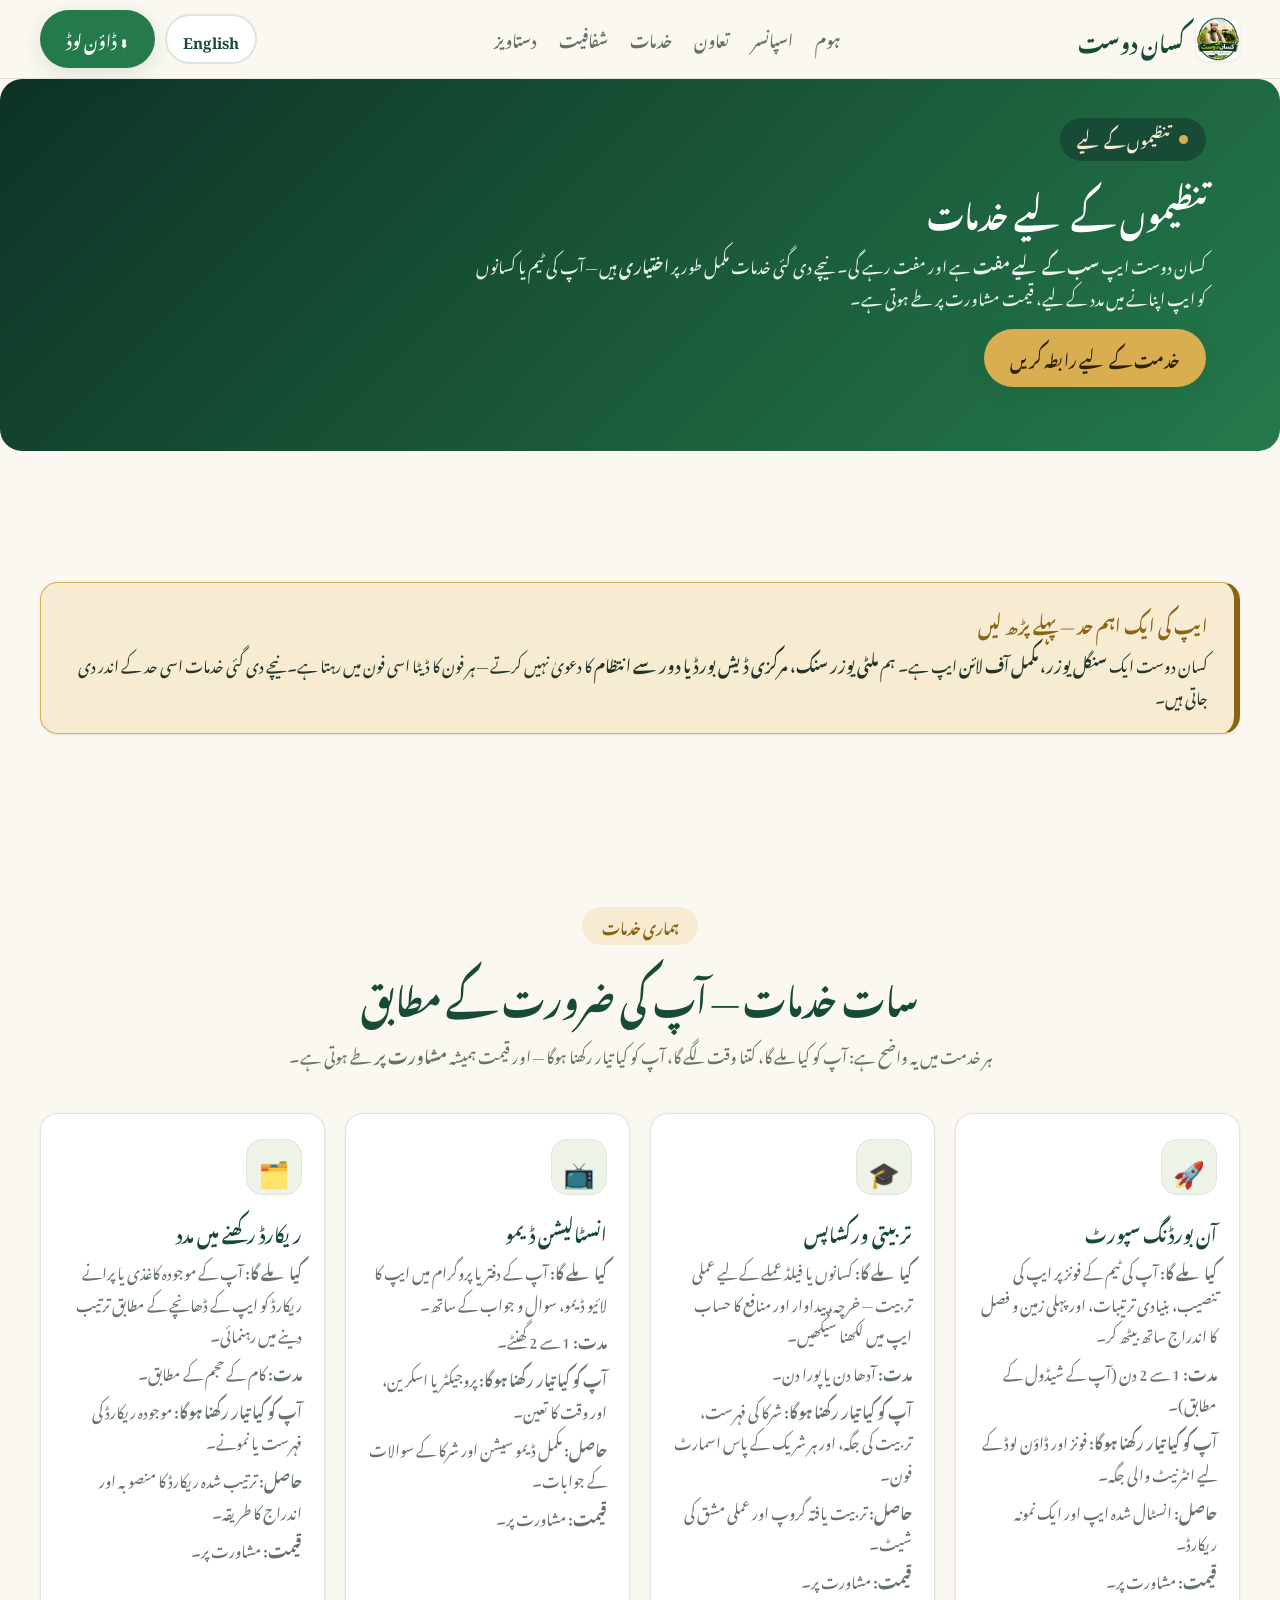
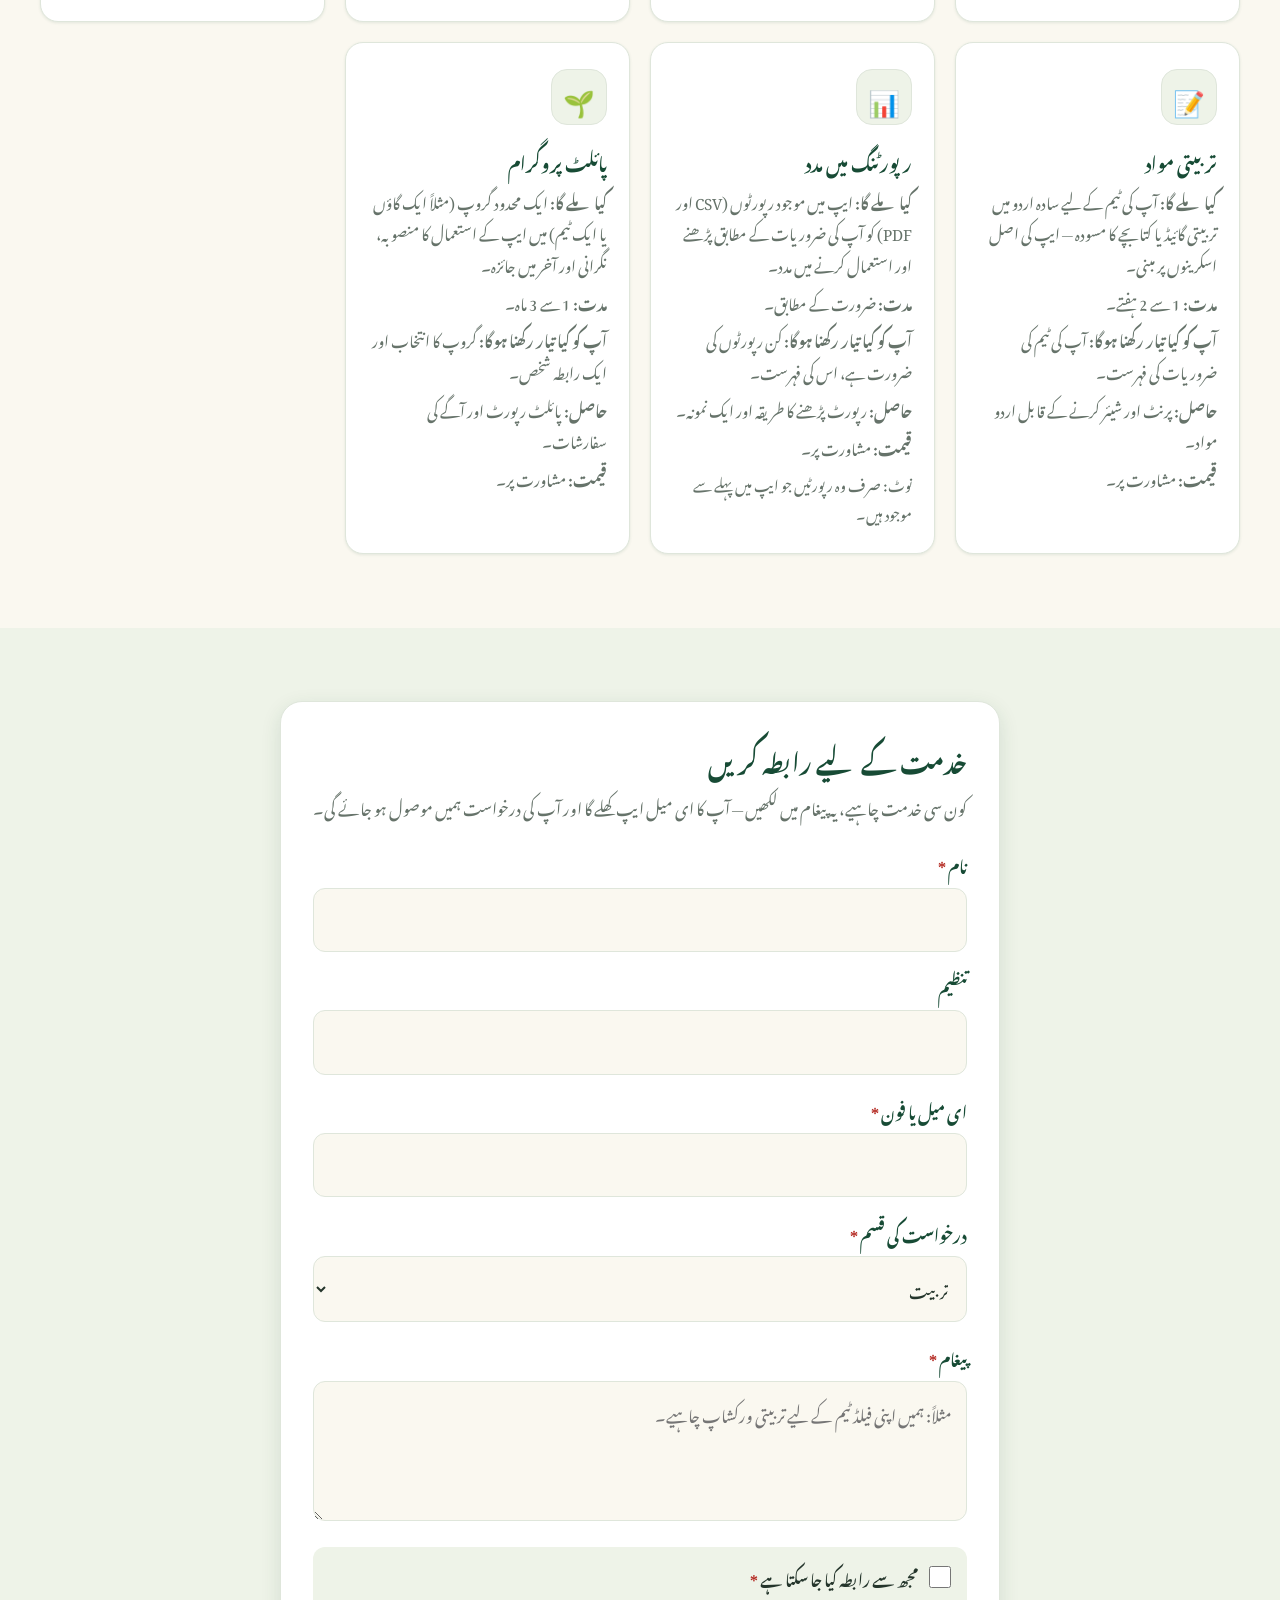
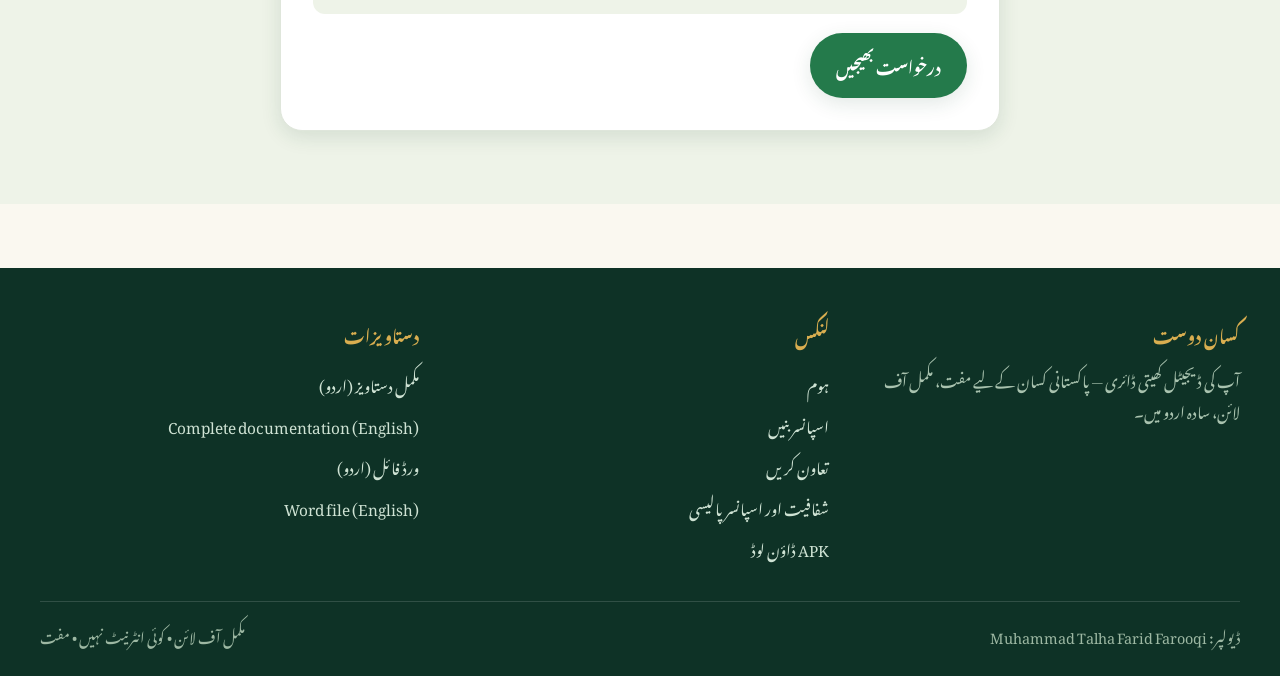
<file: docs/services/index.html>
<!DOCTYPE html>
<html lang="ur" dir="rtl">
<head>
<meta charset="utf-8">
<meta name="viewport" content="width=device-width, initial-scale=1">
<title>تنظیموں کے لیے خدمات — کسان دوست</title>
<meta name="description" content="کسان دوست ایپ سب کے لیے مفت ہے۔ تنظیموں کے لیے اختیاری خدمات: آن بورڈنگ، تربیت، ڈیمو، ریکارڈ رکھنے میں مدد، تربیتی مواد، رپورٹنگ اور پائلٹ پروگرام — قیمت مشاورت پر۔">
<link rel="stylesheet" href="../style.css">
<link rel="icon" href="../assets/logo.png">
</head>
<body>
<a class="skip-link" href="#main">مرکزی مواد پر جائیں</a>
<main id="main">

<nav class="nav"><div class="wrap nav-inner">
<a class="brand" href="../index.html"><img src="../assets/logo.png" alt="کسان دوست لوگو">کسان دوست</a>
<ul class="nav-links" id="navLinks">
<li><a href="../index.html">ہوم</a></li>
<li><a href="../sponsor/">اسپانسر</a></li>
<li><a href="../support/">تعاون</a></li>
<li><a href="#" aria-current="page">خدمات</a></li>
<li><a href="../transparency/">شفافیت</a></li>
<li><a href="../dastavezat.html">دستاویز</a></li>
</ul>
<div class="nav-cta">
<a class="lang-toggle" href="../en.html">English</a>
<a class="btn btn-primary" data-track="nav_cta" href="https://drive.google.com/uc?id=1-fmmJZfvrJw-skmo5OJ-gBHITJm_ouy5&export=download">⬇ ڈاؤن لوڈ</a>
<button class="burger" aria-label="مینیو" aria-expanded="false" aria-controls="navLinks">☰</button>
</div></div></nav>

<header class="doc-hero"><div class="wrap">
<span class="badge"><span class="dot"></span>تنظیموں کے لیے</span>
<h1>تنظیموں کے لیے خدمات</h1>
<p>کسان دوست ایپ <strong>سب کے لیے مفت</strong> ہے اور مفت رہے گی۔ نیچے دی گئی خدمات مکمل طور پر <strong>اختیاری</strong> ہیں — آپ کی ٹیم یا کسانوں کو ایپ اپنانے میں مدد کے لیے، قیمت مشاورت پر طے ہوتی ہے۔</p>
<div class="hero-btns">
<a class="btn btn-gold" href="#inquiry">خدمت کے لیے رابطہ کریں</a>
</div>
</div></header>

<section><div class="wrap">
<div class="notice-box reveal">
<h3>ایپ کی ایک اہم حد — پہلے پڑھ لیں</h3>
<p>کسان دوست ایک <strong>سنگل یوزر، مکمل آف لائن</strong> ایپ ہے۔ ہم <strong>ملٹی یوزر سنک، مرکزی ڈیش بورڈ یا دور سے انتظام</strong> کا دعویٰ نہیں کرتے — ہر فون کا ڈیٹا اسی فون میں رہتا ہے۔ نیچے دی گئی خدمات اسی حد کے اندر دی جاتی ہیں۔</p>
</div>
</div></section>

<section><div class="wrap">
<div class="sec-head reveal">
<span class="sec-kicker">ہماری خدمات</span>
<h2>سات خدمات — آپ کی ضرورت کے مطابق</h2>
<p>ہر خدمت میں یہ واضح ہے: آپ کو کیا ملے گا، کتنا وقت لگے گا، آپ کو کیا تیار رکھنا ہوگا — اور قیمت ہمیشہ <strong>مشاورت پر</strong> طے ہوتی ہے۔</p>
</div>
<div class="feat-grid reveal">

<div class="feat-card">
<div class="feat-icon">🚀</div>
<h3>آن بورڈنگ سپورٹ</h3>
<p><strong>کیا ملے گا:</strong> آپ کی ٹیم کے فونز پر ایپ کی تنصیب، بنیادی ترتیبات، اور پہلی زمین و فصل کا اندراج ساتھ بیٹھ کر۔</p>
<p><strong>مدت:</strong> 1 سے 2 دن (آپ کے شیڈول کے مطابق)۔</p>
<p><strong>آپ کو کیا تیار رکھنا ہوگا:</strong> فونز اور ڈاؤن لوڈ کے لیے انٹرنیٹ والی جگہ۔</p>
<p><strong>حاصل:</strong> انسٹال شدہ ایپ اور ایک نمونہ ریکارڈ۔</p>
<p><strong>قیمت:</strong> مشاورت پر۔</p>
</div>

<div class="feat-card">
<div class="feat-icon">🎓</div>
<h3>تربیتی ورکشاپس</h3>
<p><strong>کیا ملے گا:</strong> کسانوں یا فیلڈ عملے کے لیے عملی تربیت — خرچہ، پیداوار اور منافع کا حساب ایپ میں لکھنا سیکھیں۔</p>
<p><strong>مدت:</strong> آدھا دن یا پورا دن۔</p>
<p><strong>آپ کو کیا تیار رکھنا ہوگا:</strong> شرکا کی فہرست، تربیت کی جگہ، اور ہر شریک کے پاس اسمارٹ فون۔</p>
<p><strong>حاصل:</strong> تربیت یافتہ گروپ اور عملی مشق کی شیٹ۔</p>
<p><strong>قیمت:</strong> مشاورت پر۔</p>
</div>

<div class="feat-card">
<div class="feat-icon">📺</div>
<h3>انسٹالیشن ڈیمو</h3>
<p><strong>کیا ملے گا:</strong> آپ کے دفتر یا پروگرام میں ایپ کا لائیو ڈیمو، سوال و جواب کے ساتھ۔</p>
<p><strong>مدت:</strong> 1 سے 2 گھنٹے۔</p>
<p><strong>آپ کو کیا تیار رکھنا ہوگا:</strong> پروجیکٹر یا اسکرین، اور وقت کا تعین۔</p>
<p><strong>حاصل:</strong> مکمل ڈیمو سیشن اور شرکا کے سوالات کے جوابات۔</p>
<p><strong>قیمت:</strong> مشاورت پر۔</p>
</div>

<div class="feat-card">
<div class="feat-icon">🗂️</div>
<h3>ریکارڈ رکھنے میں مدد</h3>
<p><strong>کیا ملے گا:</strong> آپ کے موجودہ کاغذی یا پرانے ریکارڈ کو ایپ کے ڈھانچے کے مطابق ترتیب دینے میں رہنمائی۔</p>
<p><strong>مدت:</strong> کام کے حجم کے مطابق۔</p>
<p><strong>آپ کو کیا تیار رکھنا ہوگا:</strong> موجودہ ریکارڈ کی فہرست یا نمونے۔</p>
<p><strong>حاصل:</strong> ترتیب شدہ ریکارڈ کا منصوبہ اور اندراج کا طریقہ۔</p>
<p><strong>قیمت:</strong> مشاورت پر۔</p>
</div>

<div class="feat-card">
<div class="feat-icon">📝</div>
<h3>تربیتی مواد</h3>
<p><strong>کیا ملے گا:</strong> آپ کی ٹیم کے لیے سادہ اردو میں تربیتی گائیڈ یا کتابچے کا مسودہ — ایپ کی اصل اسکرینوں پر مبنی۔</p>
<p><strong>مدت:</strong> 1 سے 2 ہفتے۔</p>
<p><strong>آپ کو کیا تیار رکھنا ہوگا:</strong> آپ کی ٹیم کی ضروریات کی فہرست۔</p>
<p><strong>حاصل:</strong> پرنٹ اور شیئر کرنے کے قابل اردو مواد۔</p>
<p><strong>قیمت:</strong> مشاورت پر۔</p>
</div>

<div class="feat-card">
<div class="feat-icon">📊</div>
<h3>رپورٹنگ میں مدد</h3>
<p><strong>کیا ملے گا:</strong> ایپ میں موجود رپورٹوں (CSV اور PDF) کو آپ کی ضروریات کے مطابق پڑھنے اور استعمال کرنے میں مدد۔</p>
<p><strong>مدت:</strong> ضرورت کے مطابق۔</p>
<p><strong>آپ کو کیا تیار رکھنا ہوگا:</strong> کن رپورٹوں کی ضرورت ہے، اس کی فہرست۔</p>
<p><strong>حاصل:</strong> رپورٹ پڑھنے کا طریقہ اور ایک نمونہ۔</p>
<p><strong>قیمت:</strong> مشاورت پر۔</p>
<p style="font-size:.9rem">نوٹ: صرف وہ رپورٹیں جو ایپ میں پہلے سے موجود ہیں۔</p>
</div>

<div class="feat-card">
<div class="feat-icon">🌱</div>
<h3>پائلٹ پروگرام</h3>
<p><strong>کیا ملے گا:</strong> ایک محدود گروپ (مثلاً ایک گاؤں یا ایک ٹیم) میں ایپ کے استعمال کا منصوبہ، نگرانی اور آخر میں جائزہ۔</p>
<p><strong>مدت:</strong> 1 سے 3 ماہ۔</p>
<p><strong>آپ کو کیا تیار رکھنا ہوگا:</strong> گروپ کا انتخاب اور ایک رابطہ شخص۔</p>
<p><strong>حاصل:</strong> پائلٹ رپورٹ اور آگے کی سفارشات۔</p>
<p><strong>قیمت:</strong> مشاورت پر۔</p>
</div>

</div>
</div></section>

<section id="inquiry" style="background:var(--sage)"><div class="wrap">
<form class="kd-form form-card reveal" data-preset="training" novalidate aria-labelledby="form-title-services">
<h2 id="form-title-services">خدمت کے لیے رابطہ کریں</h2>
<p class="form-sub">کون سی خدمت چاہیے، یہ پیغام میں لکھیں — آپ کا ای میل ایپ کھلے گا اور آپ کی درخواست ہمیں موصول ہو جائے گی۔</p>
<div class="form-field">
<label for="kd-name">نام <span class="req">*</span></label>
<input type="text" id="kd-name" name="name" autocomplete="name" required aria-describedby="kd-name-err">
<span class="form-error" id="kd-name-err" hidden></span>
</div>
<div class="form-field">
<label for="kd-org">تنظیم</label>
<input type="text" id="kd-org" name="org" autocomplete="organization">
</div>
<div class="form-field">
<label for="kd-contact">ای میل یا فون <span class="req">*</span></label>
<input type="text" id="kd-contact" name="contact" autocomplete="email" required aria-describedby="kd-contact-err">
<span class="form-error" id="kd-contact-err" hidden></span>
</div>
<div class="form-field">
<label for="kd-type">درخواست کی قسم <span class="req">*</span></label>
<select id="kd-type" name="type" required>
<option value="sponsor">اسپانسرشپ</option>
<option value="support">تعاون</option>
<option value="training">تربیت</option>
<option value="partnership">شراکت</option>
<option value="other">دیگر</option>
</select>
</div>
<div class="form-field">
<label for="kd-message">پیغام <span class="req">*</span></label>
<textarea id="kd-message" name="message" required aria-describedby="kd-message-err" placeholder="مثلاً: ہمیں اپنی فیلڈ ٹیم کے لیے تربیتی ورکشاپ چاہیے۔"></textarea>
<span class="form-error" id="kd-message-err" hidden></span>
</div>
<div class="form-field consent-row">
<input type="checkbox" id="kd-consent" name="consent" required aria-describedby="kd-consent-err">
<label for="kd-consent">مجھ سے رابطہ کیا جا سکتا ہے <span class="req">*</span></label>
<span class="form-error" id="kd-consent-err" hidden></span>
</div>
<button type="submit" class="btn btn-primary">درخواست بھیجیں</button>
<p class="kd-mailto-note" hidden>آپ کا ای میل ایپ کھلے گا — وہاں بھیجنے پر آپ کی درخواست موصول ہوگی۔</p>
</form>
</div></section>

<footer><div class="wrap">
<div class="foot-grid">
<div><h4>کسان دوست</h4><p style="font-size:.95rem">آپ کی ڈیجیٹل کھیتی ڈائری — پاکستانی کسان کے لیے مفت، مکمل آف لائن، سادہ اردو میں۔</p></div>
<div><h4>لنکس</h4><a href="../index.html">ہوم</a><a href="../sponsor/">اسپانسر بنیں</a><a href="../support/">تعاون کریں</a><a href="../transparency/">شفافیت اور اسپانسر پالیسی</a><a data-track="apk_download" href="https://drive.google.com/uc?id=1-fmmJZfvrJw-skmo5OJ-gBHITJm_ouy5&export=download">APK ڈاؤن لوڈ</a></div>
<div><h4>دستاویزات</h4><a data-track="doc_click" href="../dastavezat.html">مکمل دستاویز (اردو)</a><a data-track="doc_click" href="../documentation.html">Complete documentation (English)</a><a data-track="doc_click" href="../kisan-dost-dastaveez-urdu.docx" download>ورڈ فائل (اردو)</a><a data-track="doc_click" href="../kisan-dost-documentation-english.docx" download>Word file (English)</a></div>
</div>
<div class="foot-bottom"><span>ڈیولپر: Muhammad Talha Farid Farooqi</span><span>مکمل آف لائن • کوئی انٹرنیٹ نہیں • مفت</span></div>
</div></footer>

</main>
<script src="../config.js"></script>
<script src="../site.js"></script>
</body></html>
</file>
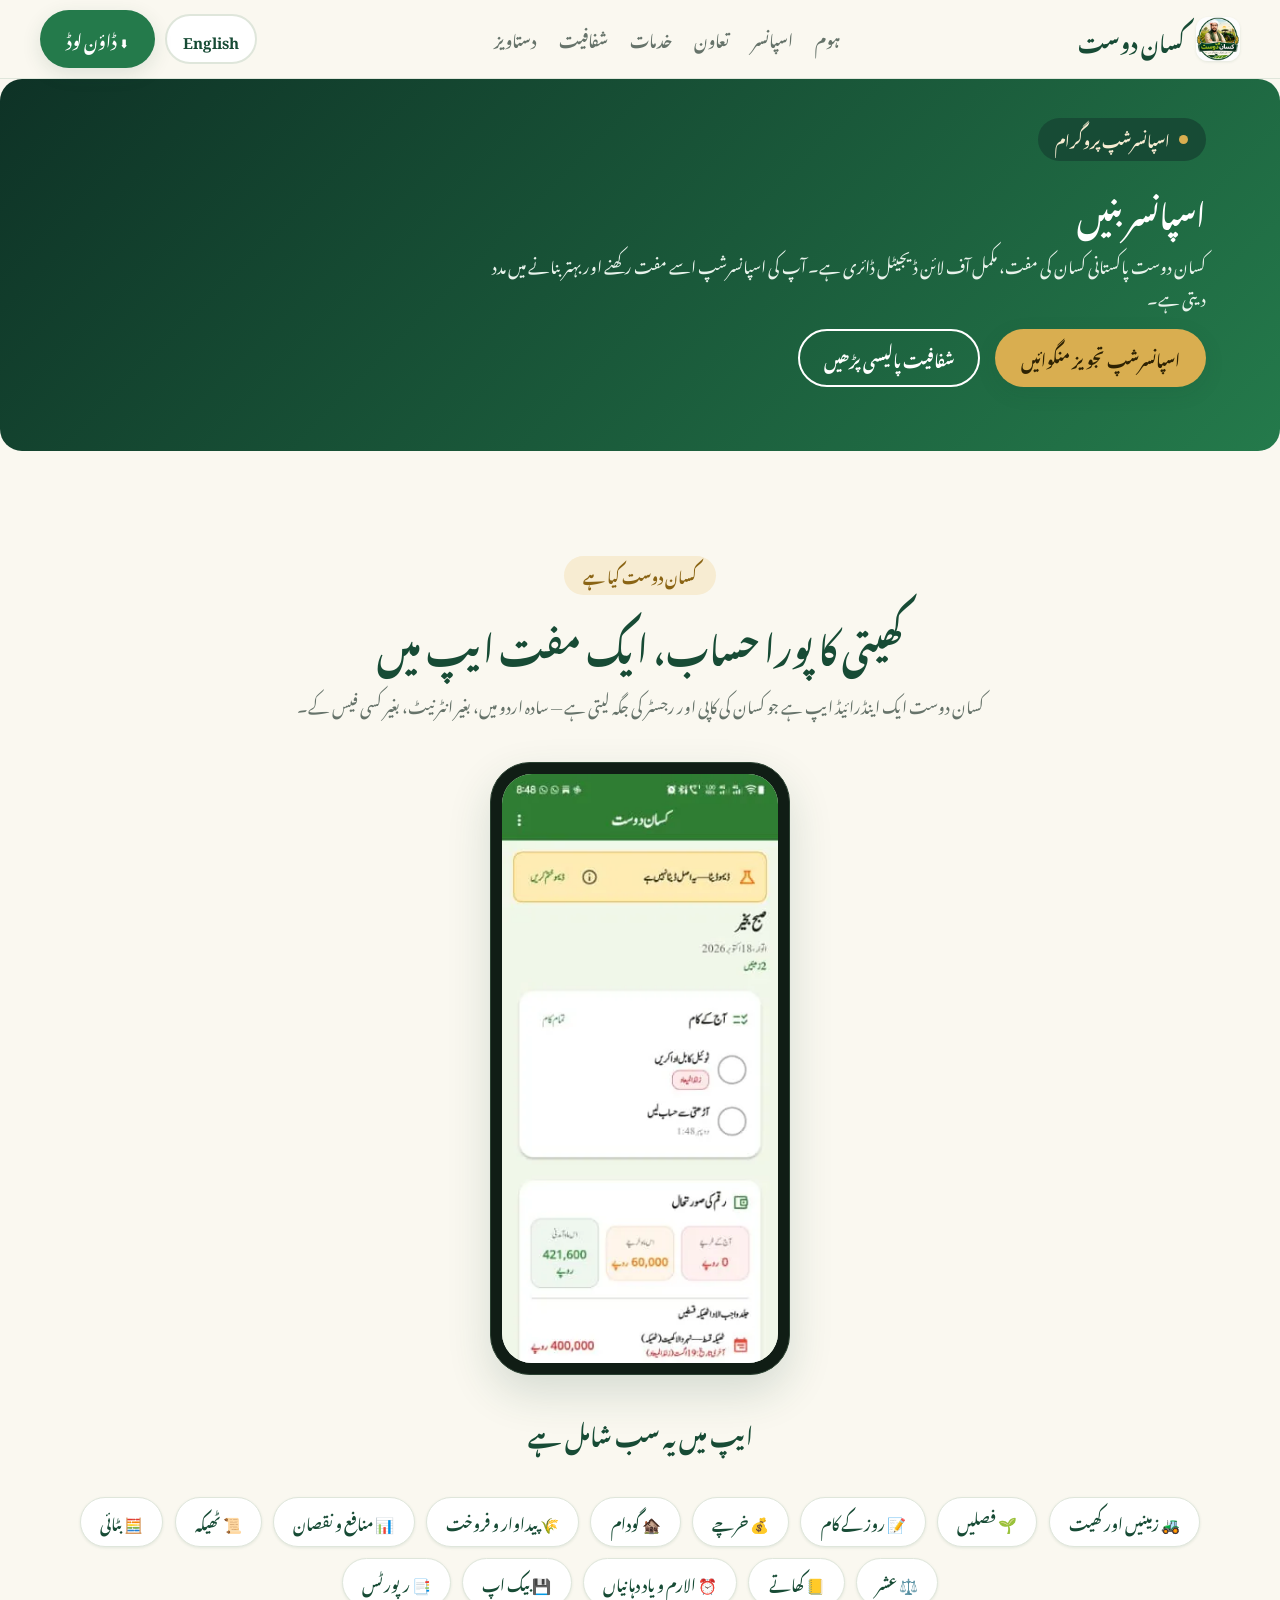
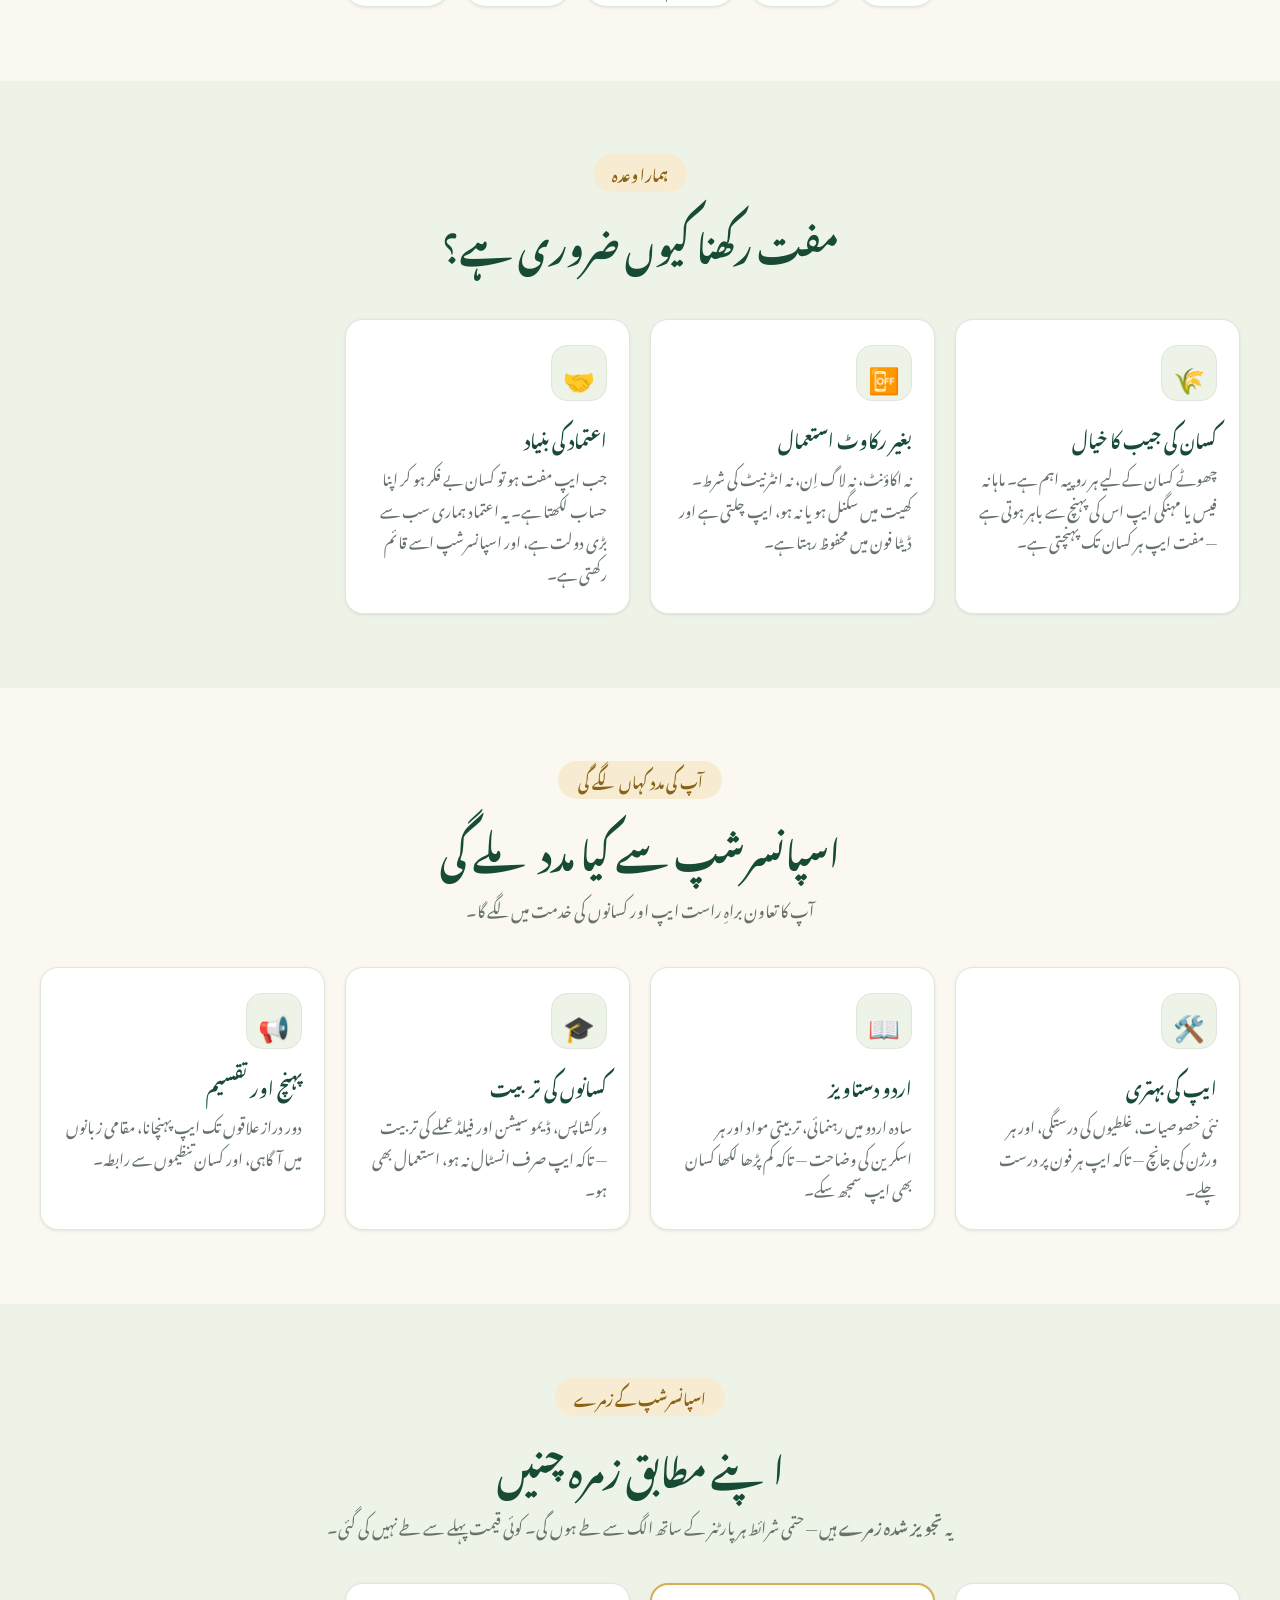
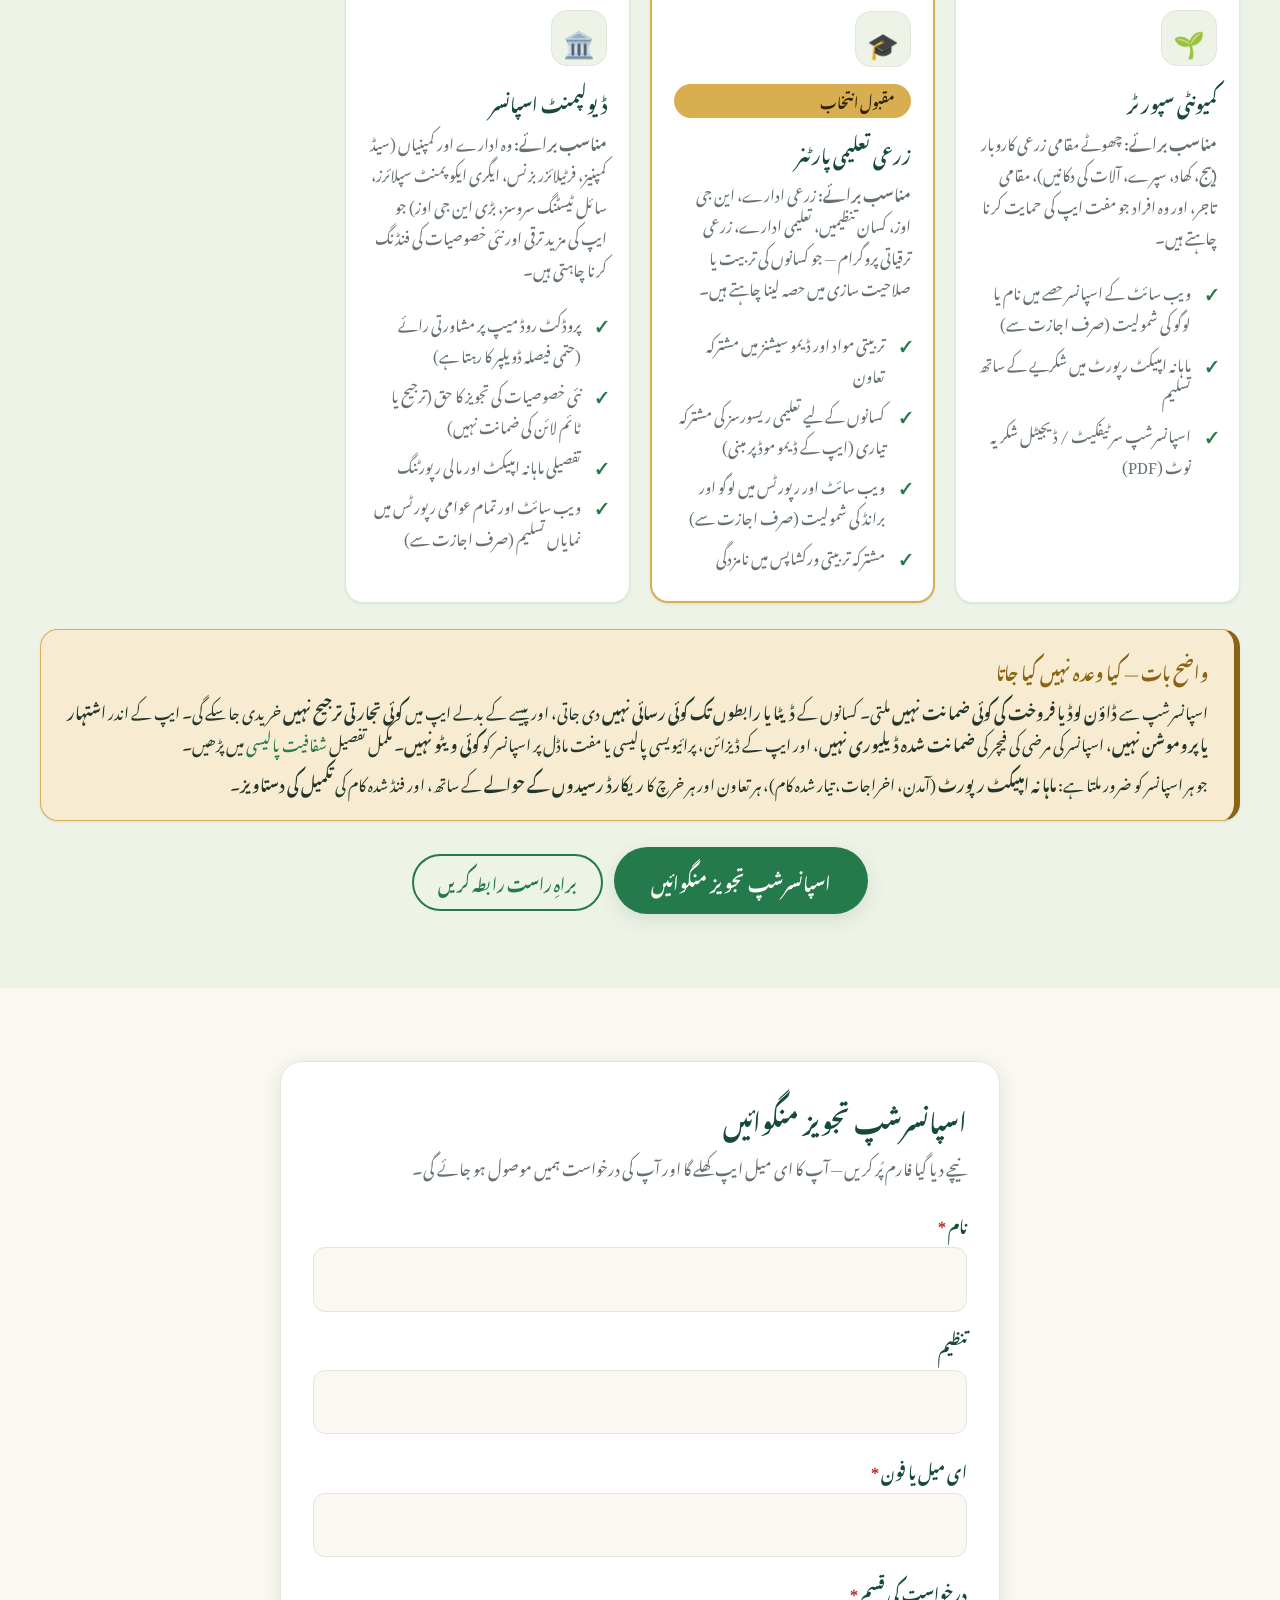
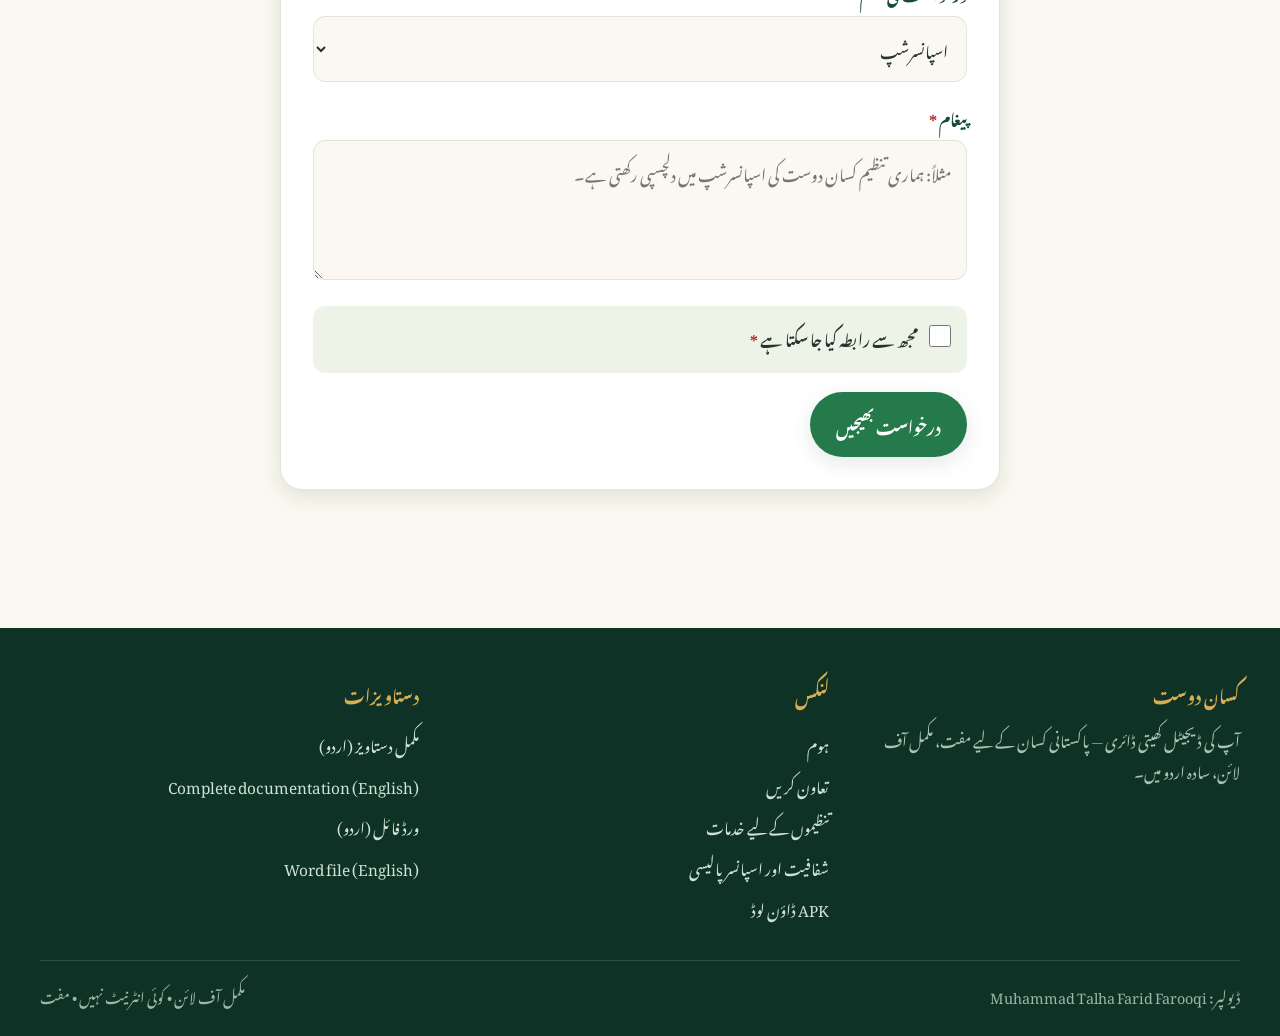
<file: docs/sponsor/index.html>
<!DOCTYPE html>
<html lang="ur" dir="rtl">
<head>
<meta charset="utf-8">
<meta name="viewport" content="width=device-width, initial-scale=1">
<title>اسپانسر بنیں — کسان دوست</title>
<meta name="description" content="کسان دوست کو مفت رکھنے میں اسپانسر بنیں۔ اسپانسرشپ کے زمرے، فوائد اور رابطہ فارم۔">
<link rel="stylesheet" href="../style.css">
<link rel="icon" href="../assets/logo.png">
</head>
<body>
<a class="skip-link" href="#main">مرکزی مواد پر جائیں</a>
<main id="main">

<nav class="nav"><div class="wrap nav-inner">
<a class="brand" href="../index.html"><img src="../assets/logo.png" alt="کسان دوست لوگو">کسان دوست</a>
<ul class="nav-links" id="navLinks">
<li><a href="../index.html">ہوم</a></li>
<li><a href="#" aria-current="page">اسپانسر</a></li>
<li><a href="../support/">تعاون</a></li>
<li><a href="../services/">خدمات</a></li>
<li><a href="../transparency/">شفافیت</a></li>
<li><a href="../dastavezat.html">دستاویز</a></li>
</ul>
<div class="nav-cta">
<a class="lang-toggle" href="../en.html">English</a>
<a class="btn btn-primary" data-track="nav_cta" href="https://drive.google.com/uc?id=1-fmmJZfvrJw-skmo5OJ-gBHITJm_ouy5&export=download">⬇ ڈاؤن لوڈ</a>
<button class="burger" aria-label="مینیو" aria-expanded="false" aria-controls="navLinks">☰</button>
</div></div></nav>

<header class="doc-hero"><div class="wrap">
<span class="badge"><span class="dot"></span>اسپانسرشپ پروگرام</span>
<h1>اسپانسر بنیں</h1>
<p>کسان دوست پاکستانی کسان کی مفت، مکمل آف لائن ڈیجیٹل ڈائری ہے۔ آپ کی اسپانسرشپ اسے مفت رکھنے اور بہتر بنانے میں مدد دیتی ہے۔</p>
<div class="hero-btns">
<a class="btn btn-gold" href="proposal.html#inquiry">اسپانسرشپ تجویز منگوائیں</a>
<a class="btn btn-outline" style="color:#fff;border-color:#fff" href="../transparency/">شفافیت پالیسی پڑھیں</a>
</div>
</div></header>

<section><div class="wrap">
<div class="sec-head reveal">
<span class="sec-kicker">کسان دوست کیا ہے</span>
<h2>کھیتی کا پورا حساب، ایک مفت ایپ میں</h2>
<p>کسان دوست ایک اینڈرائیڈ ایپ ہے جو کسان کی کاپی اور رجسٹر کی جگہ لیتی ہے — سادہ اردو میں، بغیر انٹرنیٹ، بغیر کسی فیس کے۔</p>
</div>
<div class="shots reveal">
<div class="device"><div class="device-screen">
<picture>
<source srcset="../screenshots/webp/dashboard.webp" type="image/webp">
<img src="../screenshots/dashboard.jpg" alt="کسان دوست ایپ کا ڈیش بورڈ" width="297" height="1600" loading="lazy">
</picture>
</div></div>
</div>
<div class="sec-head reveal" style="margin-top:2.2rem">
<h2 style="font-size:1.4rem">ایپ میں یہ سب شامل ہے</h2>
</div>
<div class="chips reveal">
<span class="chip">🚜 زمینیں اور کھیت</span>
<span class="chip">🌱 فصلیں</span>
<span class="chip">📝 روز کے کام</span>
<span class="chip">💰 خرچے</span>
<span class="chip">🏚️ گودام</span>
<span class="chip">🌾 پیداوار و فروخت</span>
<span class="chip">📊 منافع و نقصان</span>
<span class="chip">📜 ٹھیکہ</span>
<span class="chip">🧮 بٹائی</span>
<span class="chip">⚖️ عشر</span>
<span class="chip">📒 کھاتے</span>
<span class="chip">⏰ الارم و یاد دہانیاں</span>
<span class="chip">💾 بیک اپ</span>
<span class="chip">📑 رپورٹس</span>
</div>
</div></section>

<section style="background:var(--sage)"><div class="wrap">
<div class="sec-head reveal">
<span class="sec-kicker">ہمارا وعدہ</span>
<h2>مفت رکھنا کیوں ضروری ہے؟</h2>
</div>
<div class="feat-grid reveal">
<div class="feat-card"><div class="feat-icon">🌾</div><h3>کسان کی جیب کا خیال</h3><p>چھوٹے کسان کے لیے ہر روپیہ اہم ہے۔ ماہانہ فیس یا مہنگی ایپ اس کی پہنچ سے باہر ہوتی ہے — مفت ایپ ہر کسان تک پہنچتی ہے۔</p></div>
<div class="feat-card"><div class="feat-icon">📴</div><h3>بغیر رکاوٹ استعمال</h3><p>نہ اکاؤنٹ، نہ لاگ اِن، نہ انٹرنیٹ کی شرط۔ کھیت میں سگنل ہو یا نہ ہو، ایپ چلتی ہے اور ڈیٹا فون میں محفوظ رہتا ہے۔</p></div>
<div class="feat-card"><div class="feat-icon">🤝</div><h3>اعتماد کی بنیاد</h3><p>جب ایپ مفت ہو تو کسان بے فکر ہو کر اپنا حساب لکھتا ہے۔ یہ اعتماد ہماری سب سے بڑی دولت ہے، اور اسپانسرشپ اسے قائم رکھتی ہے۔</p></div>
</div>
</div></section>

<section><div class="wrap">
<div class="sec-head reveal">
<span class="sec-kicker">آپ کی مدد کہاں لگے گی</span>
<h2>اسپانسرشپ سے کیا مدد ملے گی</h2>
<p>آپ کا تعاون براہِ راست ایپ اور کسانوں کی خدمت میں لگے گا۔</p>
</div>
<div class="feat-grid reveal">
<div class="feat-card"><div class="feat-icon">🛠️</div><h3>ایپ کی بہتری</h3><p>نئی خصوصیات، غلطیوں کی درستگی، اور ہر ورژن کی جانچ — تاکہ ایپ ہر فون پر درست چلے۔</p></div>
<div class="feat-card"><div class="feat-icon">📖</div><h3>اردو دستاویز</h3><p>سادہ اردو میں رہنمائی، تربیتی مواد اور ہر اسکرین کی وضاحت — تاکہ کم پڑھا لکھا کسان بھی ایپ سمجھ سکے۔</p></div>
<div class="feat-card"><div class="feat-icon">🎓</div><h3>کسانوں کی تربیت</h3><p>ورکشاپس، ڈیمو سیشن اور فیلڈ عملے کی تربیت — تاکہ ایپ صرف انسٹال نہ ہو، استعمال بھی ہو۔</p></div>
<div class="feat-card"><div class="feat-icon">📢</div><h3>پہنچ اور تقسیم</h3><p>دور دراز علاقوں تک ایپ پہنچانا، مقامی زبانوں میں آگاہی، اور کسان تنظیموں سے رابطہ۔</p></div>
</div>
</div></section>

<section style="background:var(--sage)"><div class="wrap">
<div class="sec-head reveal" id="packages">
<span class="sec-kicker">اسپانسرشپ کے زمرے</span>
<h2>اپنے مطابق زمرہ چنیں</h2>
<p>یہ <strong>تجویز شدہ زمرے</strong> ہیں — حتمی شرائط ہر پارٹنر کے ساتھ الگ سے طے ہوں گی۔ کوئی قیمت پہلے سے طے نہیں کی گئی۔</p>
</div>
<div class="feat-grid reveal">
<div class="feat-card">
<div class="feat-icon">🌱</div>
<h3>کمیونٹی سپورٹر</h3>
<p><strong>مناسب برائے:</strong> چھوٹے مقامی زرعی کاروبار (بیج، کھاد، سپرے، آلات کی دکانیں)، مقامی تاجر، اور وہ افراد جو مفت ایپ کی حمایت کرنا چاہتے ہیں۔</p>
<ul class="plan-benefits">
<li>ویب سائٹ کے اسپانسر حصے میں نام یا لوگو کی شمولیت (صرف اجازت سے)</li>
<li>ماہانہ امپیکٹ رپورٹ میں شکریے کے ساتھ تسلیم</li>
<li>اسپانسرشپ سرٹیفکیٹ / ڈیجیٹل شکریہ نوٹ (PDF)</li>
</ul>
</div>
<div class="feat-card plan-featured">
<div class="feat-icon">🎓</div>
<span class="plan-ribbon">مقبول انتخاب</span>
<h3>زرعی تعلیمی پارٹنر</h3>
<p><strong>مناسب برائے:</strong> زرعی ادارے، این جی اوز، کسان تنظیمیں، تعلیمی ادارے، زرعی ترقیاتی پروگرام — جو کسانوں کی تربیت یا صلاحیت سازی میں حصہ لینا چاہتے ہیں۔</p>
<ul class="plan-benefits">
<li>تربیتی مواد اور ڈیمو سیشنز میں مشترکہ تعاون</li>
<li>کسانوں کے لیے تعلیمی ریسورسز کی مشترکہ تیاری (ایپ کے ڈیمو موڈ پر مبنی)</li>
<li>ویب سائٹ اور رپورٹس میں لوگو اور برانڈ کی شمولیت (صرف اجازت سے)</li>
<li>مشترکہ تربیتی ورکشاپس میں نامزدگی</li>
</ul>
</div>
<div class="feat-card">
<div class="feat-icon">🏛️</div>
<h3>ڈیولپمنٹ اسپانسر</h3>
<p><strong>مناسب برائے:</strong> وہ ادارے اور کمپنیاں (سیڈ کمپنیز، فرٹیلائزر بزنس، ایگری ایکوپمنٹ سپلائرز، سائل ٹیسٹنگ سروسز، بڑی این جی اوز) جو ایپ کی مزید ترقی اور نئی خصوصیات کی فنڈنگ کرنا چاہتی ہیں۔</p>
<ul class="plan-benefits">
<li>پروڈکٹ روڈ میپ پر مشاورتی رائے (حتمی فیصلہ ڈویلپر کا رہتا ہے)</li>
<li>نئی خصوصیات کی تجویز کا حق (ترجیح یا ٹائم لائن کی ضمانت نہیں)</li>
<li>تفصیلی ماہانہ امپیکٹ اور مالی رپورٹنگ</li>
<li>ویب سائٹ اور تمام عوامی رپورٹس میں نمایاں تسلیم (صرف اجازت سے)</li>
</ul>
</div>
</div>
<div class="notice-box reveal">
<h3>واضح بات — کیا وعدہ نہیں کیا جاتا</h3>
<p>اسپانسرشپ سے <strong>ڈاؤن لوڈ یا فروخت کی کوئی ضمانت نہیں</strong> ملتی۔ کسانوں کے <strong>ڈیٹا یا رابطوں تک کوئی رسائی نہیں</strong> دی جاتی، اور پیسے کے بدلے ایپ میں <strong>کوئی تجارتی ترجیح نہیں</strong> خریدی جا سکے گی۔ ایپ کے اندر <strong>اشتہار یا پروموشن نہیں</strong>، اسپانسر کی مرضی کی فیچر کی <strong>ضمانت شدہ ڈیلیوری نہیں</strong>، اور ایپ کے ڈیزائن، پرائیویسی پالیسی یا مفت ماڈل پر اسپانسر کو <strong>کوئی ویٹو نہیں</strong>۔ مکمل تفصیل <a href="../transparency/">شفافیت پالیسی</a> میں پڑھیں۔</p>
<p>جو ہر اسپانسر کو ضرور ملتا ہے: <strong>ماہانہ امپیکٹ رپورٹ</strong> (آمدن، اخراجات، تیار شدہ کام)، ہر تعاون اور ہر خرچ کا <strong>ریکارڈ رسیدوں کے حوالے</strong> کے ساتھ، اور فنڈ شدہ کام کی <strong>تکمیل کی دستاویز</strong>۔</p>
</div>
<div class="reveal" style="text-align:center;margin-top:1.5rem">
<a class="btn btn-primary" style="font-size:1.1rem;padding:.85rem 2.2rem" href="proposal.html#inquiry">اسپانسرشپ تجویز منگوائیں</a>
<a class="btn btn-outline" style="margin-inline-start:.6rem" href="#inquiry">براہِ راست رابطہ کریں</a>
</div>
</div></section>

<section id="inquiry"><div class="wrap">
<form class="kd-form form-card reveal" data-preset="sponsor" novalidate aria-labelledby="form-title-sponsor">
<h2 id="form-title-sponsor">اسپانسرشپ تجویز منگوائیں</h2>
<p class="form-sub">نیچے دیا گیا فارم پُر کریں — آپ کا ای میل ایپ کھلے گا اور آپ کی درخواست ہمیں موصول ہو جائے گی۔</p>
<div class="form-field">
<label for="kd-name">نام <span class="req">*</span></label>
<input type="text" id="kd-name" name="name" autocomplete="name" required aria-describedby="kd-name-err">
<span class="form-error" id="kd-name-err" hidden></span>
</div>
<div class="form-field">
<label for="kd-org">تنظیم</label>
<input type="text" id="kd-org" name="org" autocomplete="organization">
</div>
<div class="form-field">
<label for="kd-contact">ای میل یا فون <span class="req">*</span></label>
<input type="text" id="kd-contact" name="contact" autocomplete="email" required aria-describedby="kd-contact-err">
<span class="form-error" id="kd-contact-err" hidden></span>
</div>
<div class="form-field">
<label for="kd-type">درخواست کی قسم <span class="req">*</span></label>
<select id="kd-type" name="type" required>
<option value="sponsor">اسپانسرشپ</option>
<option value="support">تعاون</option>
<option value="training">تربیت</option>
<option value="partnership">شراکت</option>
<option value="other">دیگر</option>
</select>
</div>
<div class="form-field">
<label for="kd-message">پیغام <span class="req">*</span></label>
<textarea id="kd-message" name="message" required aria-describedby="kd-message-err" placeholder="مثلاً: ہماری تنظیم کسان دوست کی اسپانسرشپ میں دلچسپی رکھتی ہے۔"></textarea>
<span class="form-error" id="kd-message-err" hidden></span>
</div>
<div class="form-field consent-row">
<input type="checkbox" id="kd-consent" name="consent" required aria-describedby="kd-consent-err">
<label for="kd-consent">مجھ سے رابطہ کیا جا سکتا ہے <span class="req">*</span></label>
<span class="form-error" id="kd-consent-err" hidden></span>
</div>
<button type="submit" class="btn btn-primary">درخواست بھیجیں</button>
<p class="kd-mailto-note" hidden>آپ کا ای میل ایپ کھلے گا — وہاں بھیجنے پر آپ کی درخواست موصول ہوگی۔</p>
</form>
</div></section>

<footer><div class="wrap">
<div class="foot-grid">
<div><h4>کسان دوست</h4><p style="font-size:.95rem">آپ کی ڈیجیٹل کھیتی ڈائری — پاکستانی کسان کے لیے مفت، مکمل آف لائن، سادہ اردو میں۔</p></div>
<div><h4>لنکس</h4><a href="../index.html">ہوم</a><a href="../support/">تعاون کریں</a><a href="../services/">تنظیموں کے لیے خدمات</a><a href="../transparency/">شفافیت اور اسپانسر پالیسی</a><a data-track="apk_download" href="https://drive.google.com/uc?id=1-fmmJZfvrJw-skmo5OJ-gBHITJm_ouy5&export=download">APK ڈاؤن لوڈ</a></div>
<div><h4>دستاویزات</h4><a data-track="doc_click" href="../dastavezat.html">مکمل دستاویز (اردو)</a><a data-track="doc_click" href="../documentation.html">Complete documentation (English)</a><a data-track="doc_click" href="../kisan-dost-dastaveez-urdu.docx" download>ورڈ فائل (اردو)</a><a data-track="doc_click" href="../kisan-dost-documentation-english.docx" download>Word file (English)</a></div>
</div>
<div class="foot-bottom"><span>ڈیولپر: Muhammad Talha Farid Farooqi</span><span>مکمل آف لائن • کوئی انٹرنیٹ نہیں • مفت</span></div>
</div></footer>

</main>
<script src="../config.js"></script>
<script src="../site.js"></script>
</body></html>
</file>
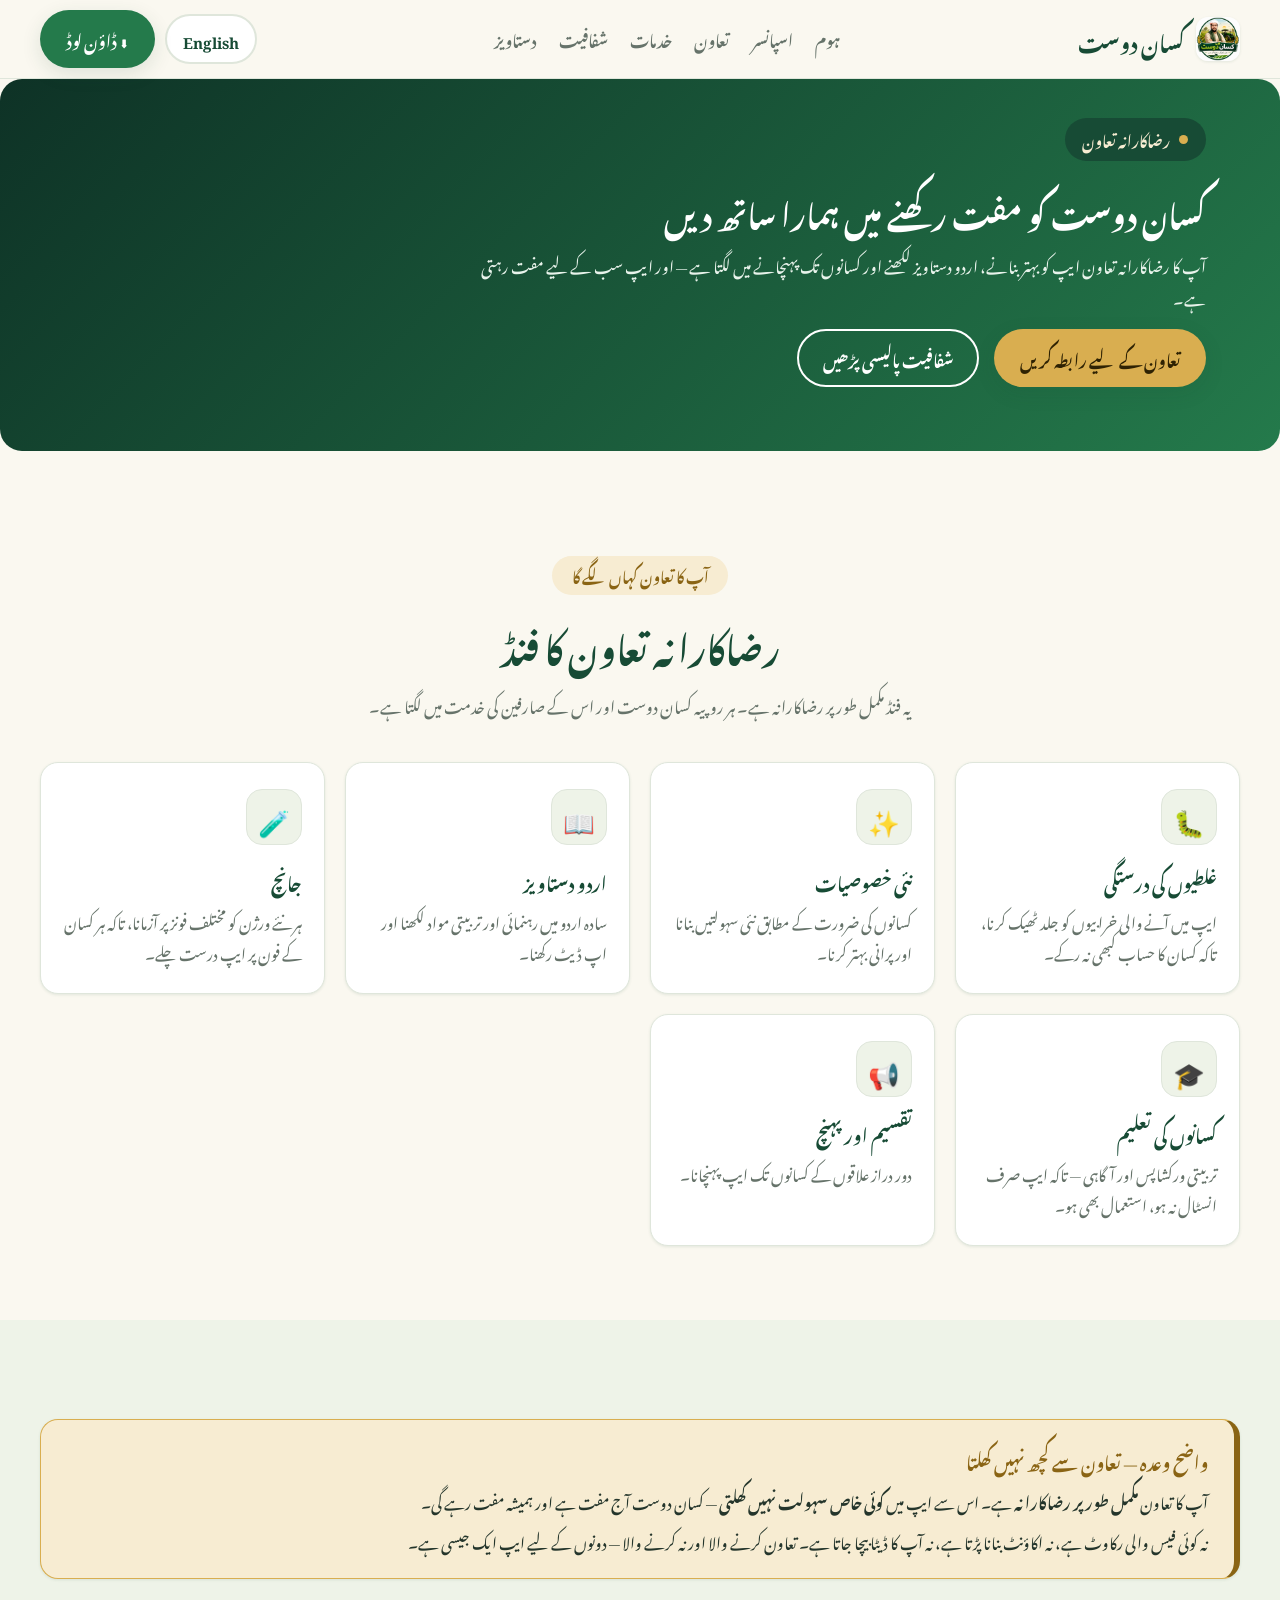
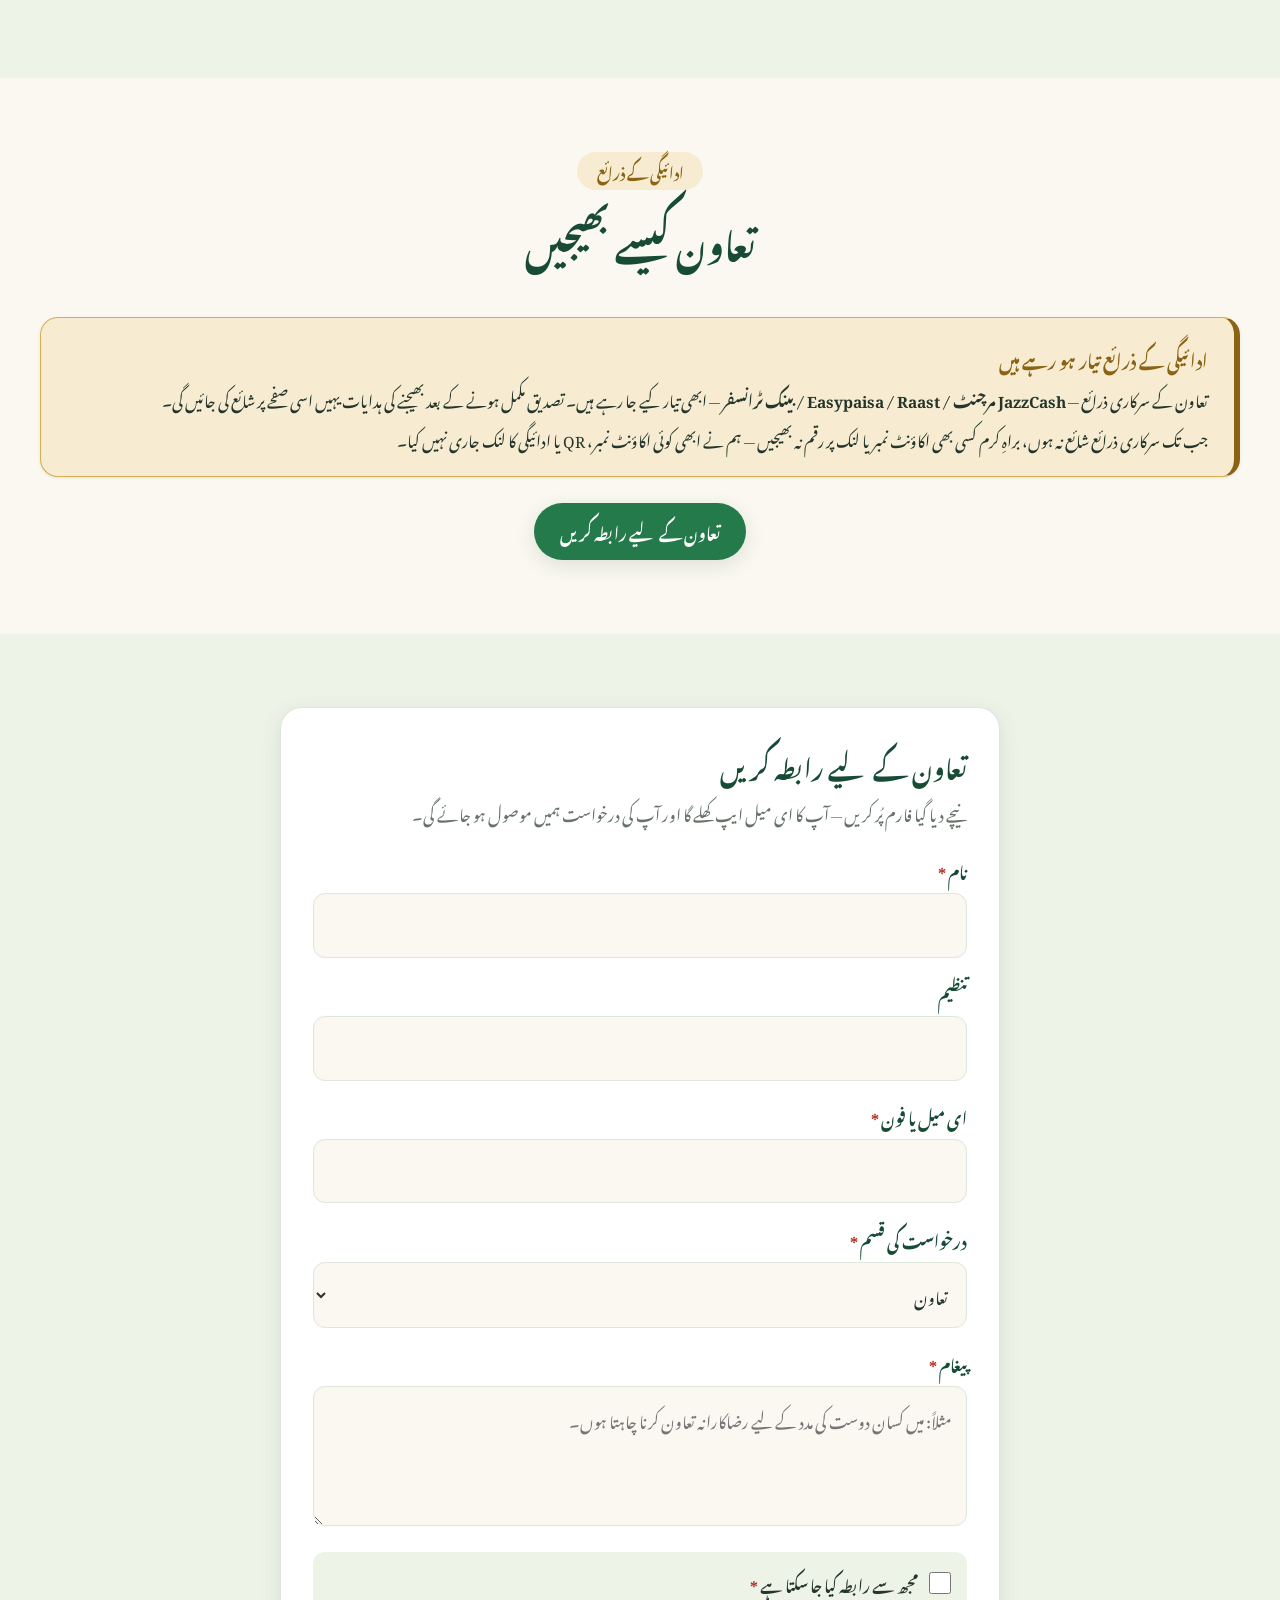
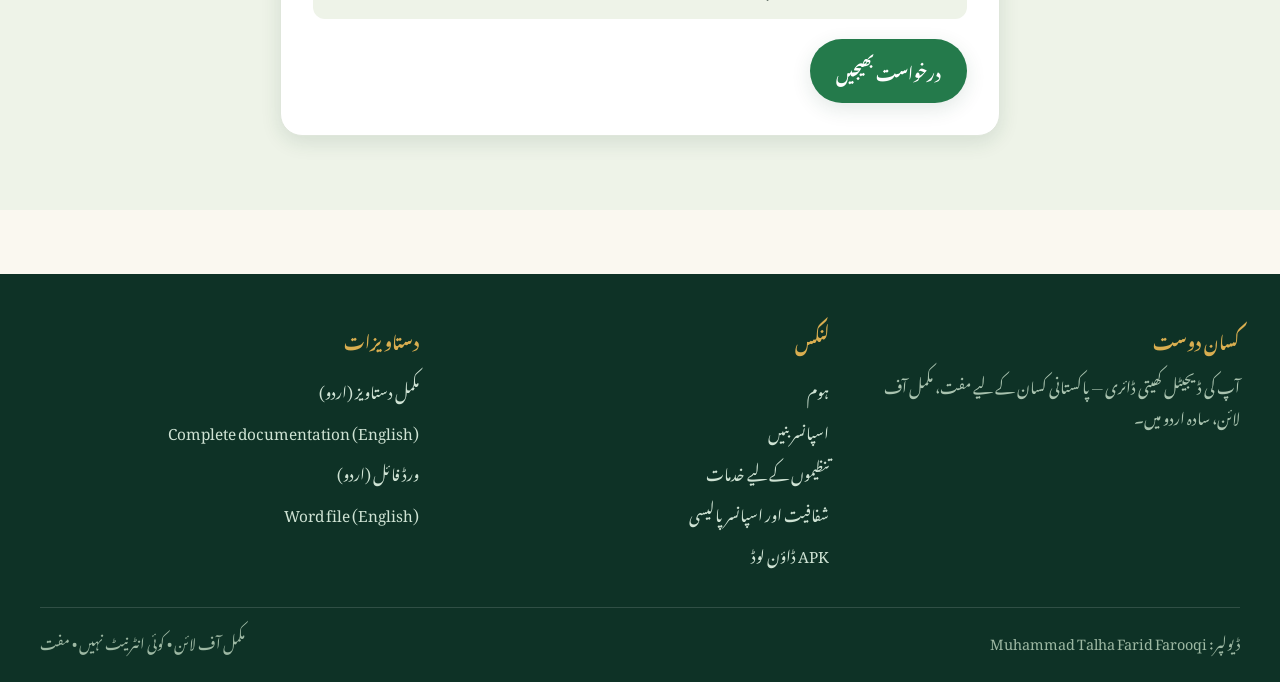
<file: docs/support/index.html>
<!DOCTYPE html>
<html lang="ur" dir="rtl">
<head>
<meta charset="utf-8">
<meta name="viewport" content="width=device-width, initial-scale=1">
<title>تعاون کریں — کسان دوست کو مفت رکھنے میں ہمارا ساتھ دیں</title>
<meta name="description" content="کسان دوست مفت ہے اور مفت رہے گی۔ رضاکارانہ تعاون سے ایپ کی بہتری، اردو دستاویز اور کسانوں کی تربیت میں مدد کریں۔">
<link rel="stylesheet" href="../style.css">
<link rel="icon" href="../assets/logo.png">
</head>
<body>
<a class="skip-link" href="#main">مرکزی مواد پر جائیں</a>
<main id="main">

<nav class="nav"><div class="wrap nav-inner">
<a class="brand" href="../index.html"><img src="../assets/logo.png" alt="کسان دوست لوگو">کسان دوست</a>
<ul class="nav-links" id="navLinks">
<li><a href="../index.html">ہوم</a></li>
<li><a href="../sponsor/">اسپانسر</a></li>
<li><a href="#" aria-current="page">تعاون</a></li>
<li><a href="../services/">خدمات</a></li>
<li><a href="../transparency/">شفافیت</a></li>
<li><a href="../dastavezat.html">دستاویز</a></li>
</ul>
<div class="nav-cta">
<a class="lang-toggle" href="../en.html">English</a>
<a class="btn btn-primary" data-track="nav_cta" href="https://drive.google.com/uc?id=1-fmmJZfvrJw-skmo5OJ-gBHITJm_ouy5&export=download">⬇ ڈاؤن لوڈ</a>
<button class="burger" aria-label="مینیو" aria-expanded="false" aria-controls="navLinks">☰</button>
</div></div></nav>

<header class="doc-hero"><div class="wrap">
<span class="badge"><span class="dot"></span>رضاکارانہ تعاون</span>
<h1>کسان دوست کو مفت رکھنے میں ہمارا ساتھ دیں</h1>
<p>آپ کا رضاکارانہ تعاون ایپ کو بہتر بنانے، اردو دستاویز لکھنے اور کسانوں تک پہنچانے میں لگتا ہے — اور ایپ سب کے لیے مفت رہتی ہے۔</p>
<div class="hero-btns">
<a class="btn btn-gold" href="#inquiry">تعاون کے لیے رابطہ کریں</a>
<a class="btn btn-outline" style="color:#fff;border-color:#fff" href="../transparency/">شفافیت پالیسی پڑھیں</a>
</div>
</div></header>

<section><div class="wrap">
<div class="sec-head reveal">
<span class="sec-kicker">آپ کا تعاون کہاں لگے گا</span>
<h2>رضاکارانہ تعاون کا فنڈ</h2>
<p>یہ فنڈ مکمل طور پر رضاکارانہ ہے۔ ہر روپیہ کسان دوست اور اس کے صارفین کی خدمت میں لگتا ہے۔</p>
</div>
<div class="feat-grid reveal">
<div class="feat-card"><div class="feat-icon">🐛</div><h3>غلطیوں کی درستگی</h3><p>ایپ میں آنے والی خرابیوں کو جلد ٹھیک کرنا، تاکہ کسان کا حساب کبھی نہ رکے۔</p></div>
<div class="feat-card"><div class="feat-icon">✨</div><h3>نئی خصوصیات</h3><p>کسانوں کی ضرورت کے مطابق نئی سہولتیں بنانا اور پرانی بہتر کرنا۔</p></div>
<div class="feat-card"><div class="feat-icon">📖</div><h3>اردو دستاویز</h3><p>سادہ اردو میں رہنمائی اور تربیتی مواد لکھنا اور اپ ڈیٹ رکھنا۔</p></div>
<div class="feat-card"><div class="feat-icon">🧪</div><h3>جانچ</h3><p>ہر نئے ورژن کو مختلف فونز پر آزمانا، تاکہ ہر کسان کے فون پر ایپ درست چلے۔</p></div>
<div class="feat-card"><div class="feat-icon">🎓</div><h3>کسانوں کی تعلیم</h3><p>تربیتی ورکشاپس اور آگاہی — تاکہ ایپ صرف انسٹال نہ ہو، استعمال بھی ہو۔</p></div>
<div class="feat-card"><div class="feat-icon">📢</div><h3>تقسیم اور پہنچ</h3><p>دور دراز علاقوں کے کسانوں تک ایپ پہنچانا۔</p></div>
</div>
</div></section>

<section style="background:var(--sage)"><div class="wrap">
<div class="notice-box reveal">
<h3>واضح وعدہ — تعاون سے کچھ نہیں کھلتا</h3>
<p>آپ کا تعاون <strong>مکمل طور پر رضاکارانہ</strong> ہے۔ اس سے ایپ میں <strong>کوئی خاص سہولت نہیں کھلتی</strong> — کسان دوست آج مفت ہے اور ہمیشہ مفت رہے گی۔</p>
<p>نہ کوئی فیس والی رکاوٹ ہے، نہ اکاؤنٹ بنانا پڑتا ہے، نہ آپ کا ڈیٹا بیچا جاتا ہے۔ تعاون کرنے والا اور نہ کرنے والا — دونوں کے لیے ایپ ایک جیسی ہے۔</p>
</div>
</div></section>

<section><div class="wrap">
<div class="sec-head reveal">
<span class="sec-kicker">ادائیگی کے ذرائع</span>
<h2>تعاون کیسے بھیجیں</h2>
</div>
<div class="notice-box reveal">
<h3>ادائیگی کے ذرائع تیار ہو رہے ہیں</h3>
<p>تعاون کے سرکاری ذرائع — <strong>JazzCash مرچنٹ / Easypaisa / Raast / بینک ٹرانسفر</strong> — ابھی تیار کیے جا رہے ہیں۔ تصدیق مکمل ہونے کے بعد بھیجنے کی ہدایات یہیں اسی صفحے پر شائع کی جائیں گی۔</p>
<p>جب تک سرکاری ذرائع شائع نہ ہوں، براہِ کرم کسی بھی اکاؤنٹ نمبر یا لنک پر رقم نہ بھیجیں — ہم نے ابھی کوئی اکاؤنٹ نمبر، QR یا ادائیگی کا لنک جاری نہیں کیا۔</p>
</div>
<div class="reveal" style="text-align:center;margin-top:1rem">
<a class="btn btn-primary" href="#inquiry">تعاون کے لیے رابطہ کریں</a>
</div>
</div></section>

<section id="inquiry" style="background:var(--sage)"><div class="wrap">
<form class="kd-form form-card reveal" data-preset="support" novalidate aria-labelledby="form-title-support">
<h2 id="form-title-support">تعاون کے لیے رابطہ کریں</h2>
<p class="form-sub">نیچے دیا گیا فارم پُر کریں — آپ کا ای میل ایپ کھلے گا اور آپ کی درخواست ہمیں موصول ہو جائے گی۔</p>
<div class="form-field">
<label for="kd-name">نام <span class="req">*</span></label>
<input type="text" id="kd-name" name="name" autocomplete="name" required aria-describedby="kd-name-err">
<span class="form-error" id="kd-name-err" hidden></span>
</div>
<div class="form-field">
<label for="kd-org">تنظیم</label>
<input type="text" id="kd-org" name="org" autocomplete="organization">
</div>
<div class="form-field">
<label for="kd-contact">ای میل یا فون <span class="req">*</span></label>
<input type="text" id="kd-contact" name="contact" autocomplete="email" required aria-describedby="kd-contact-err">
<span class="form-error" id="kd-contact-err" hidden></span>
</div>
<div class="form-field">
<label for="kd-type">درخواست کی قسم <span class="req">*</span></label>
<select id="kd-type" name="type" required>
<option value="sponsor">اسپانسرشپ</option>
<option value="support">تعاون</option>
<option value="training">تربیت</option>
<option value="partnership">شراکت</option>
<option value="other">دیگر</option>
</select>
</div>
<div class="form-field">
<label for="kd-message">پیغام <span class="req">*</span></label>
<textarea id="kd-message" name="message" required aria-describedby="kd-message-err" placeholder="مثلاً: میں کسان دوست کی مدد کے لیے رضاکارانہ تعاون کرنا چاہتا ہوں۔"></textarea>
<span class="form-error" id="kd-message-err" hidden></span>
</div>
<div class="form-field consent-row">
<input type="checkbox" id="kd-consent" name="consent" required aria-describedby="kd-consent-err">
<label for="kd-consent">مجھ سے رابطہ کیا جا سکتا ہے <span class="req">*</span></label>
<span class="form-error" id="kd-consent-err" hidden></span>
</div>
<button type="submit" class="btn btn-primary">درخواست بھیجیں</button>
<p class="kd-mailto-note" hidden>آپ کا ای میل ایپ کھلے گا — وہاں بھیجنے پر آپ کی درخواست موصول ہوگی۔</p>
</form>
</div></section>

<footer><div class="wrap">
<div class="foot-grid">
<div><h4>کسان دوست</h4><p style="font-size:.95rem">آپ کی ڈیجیٹل کھیتی ڈائری — پاکستانی کسان کے لیے مفت، مکمل آف لائن، سادہ اردو میں۔</p></div>
<div><h4>لنکس</h4><a href="../index.html">ہوم</a><a href="../sponsor/">اسپانسر بنیں</a><a href="../services/">تنظیموں کے لیے خدمات</a><a href="../transparency/">شفافیت اور اسپانسر پالیسی</a><a data-track="apk_download" href="https://drive.google.com/uc?id=1-fmmJZfvrJw-skmo5OJ-gBHITJm_ouy5&export=download">APK ڈاؤن لوڈ</a></div>
<div><h4>دستاویزات</h4><a data-track="doc_click" href="../dastavezat.html">مکمل دستاویز (اردو)</a><a data-track="doc_click" href="../documentation.html">Complete documentation (English)</a><a data-track="doc_click" href="../kisan-dost-dastaveez-urdu.docx" download>ورڈ فائل (اردو)</a><a data-track="doc_click" href="../kisan-dost-documentation-english.docx" download>Word file (English)</a></div>
</div>
<div class="foot-bottom"><span>ڈیولپر: Muhammad Talha Farid Farooqi</span><span>مکمل آف لائن • کوئی انٹرنیٹ نہیں • مفت</span></div>
</div></footer>

</main>
<script src="../config.js"></script>
<script src="../site.js"></script>
</body></html>
</file>
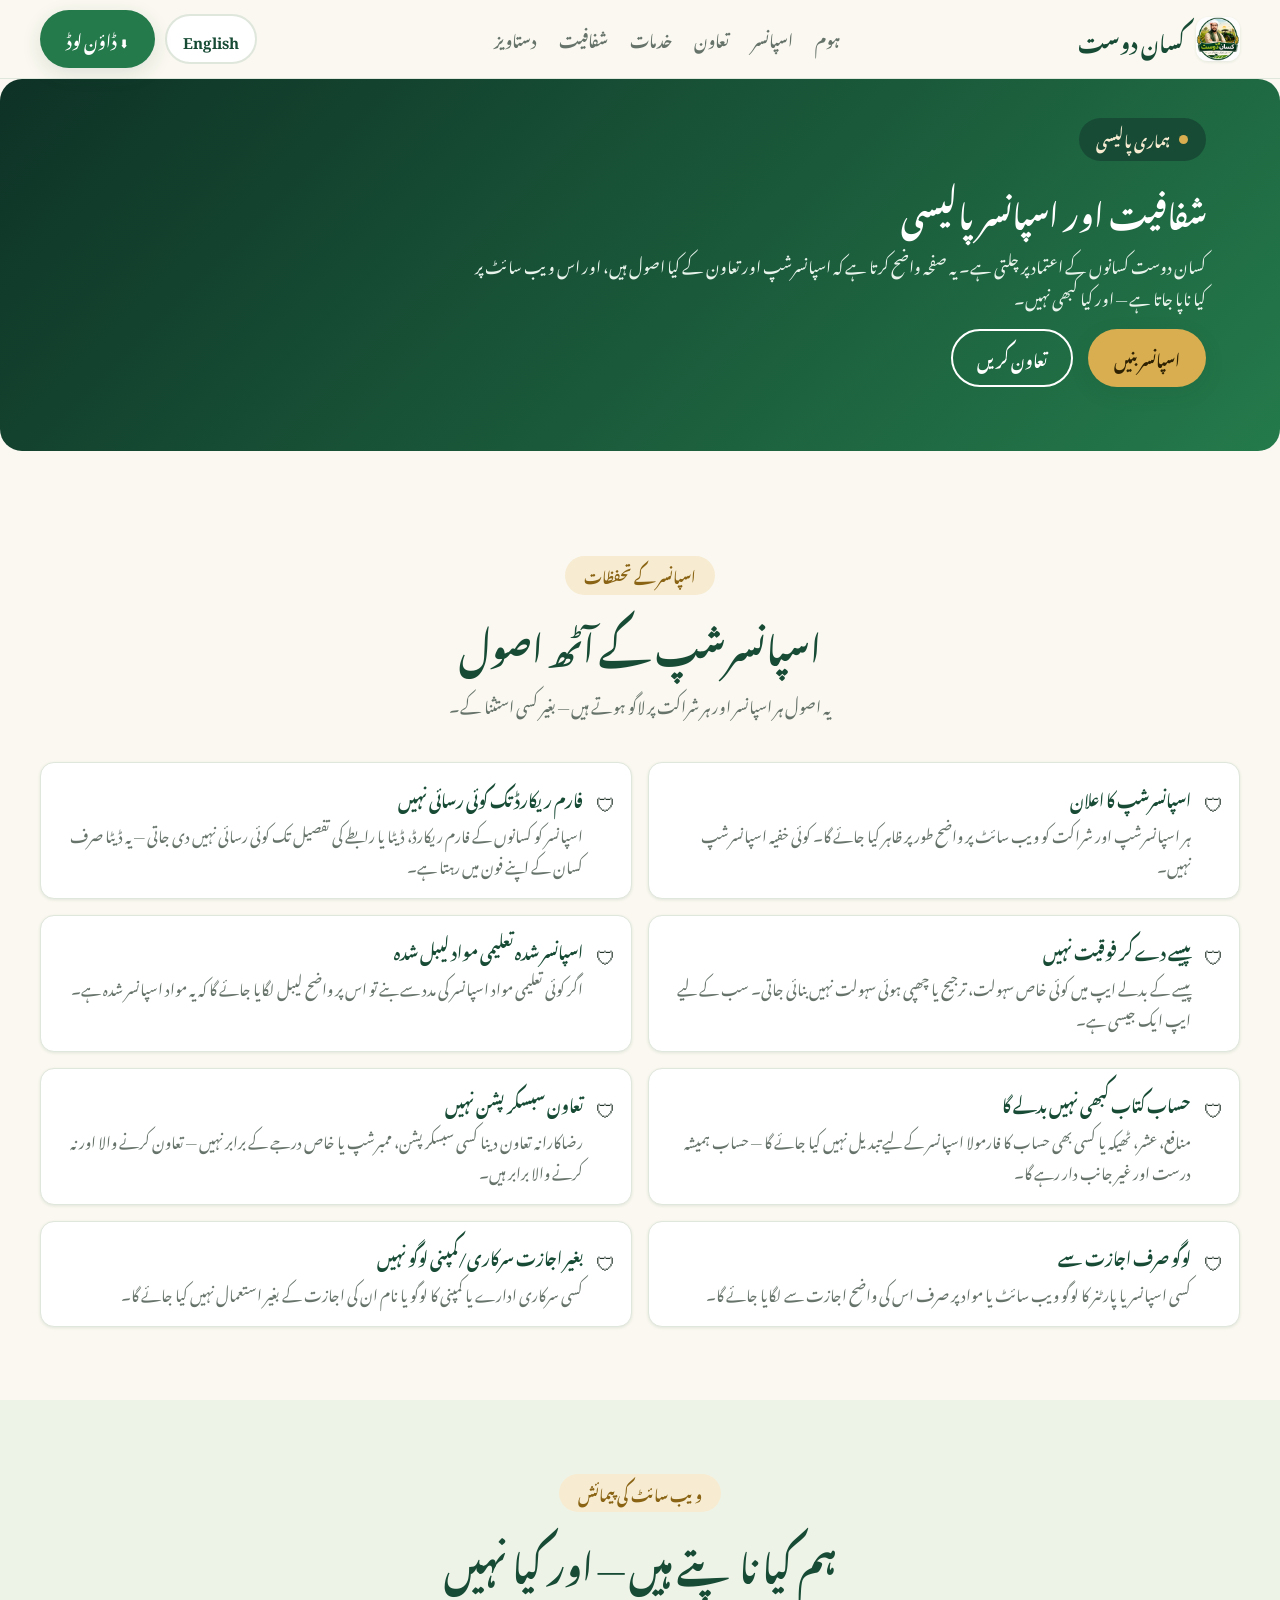
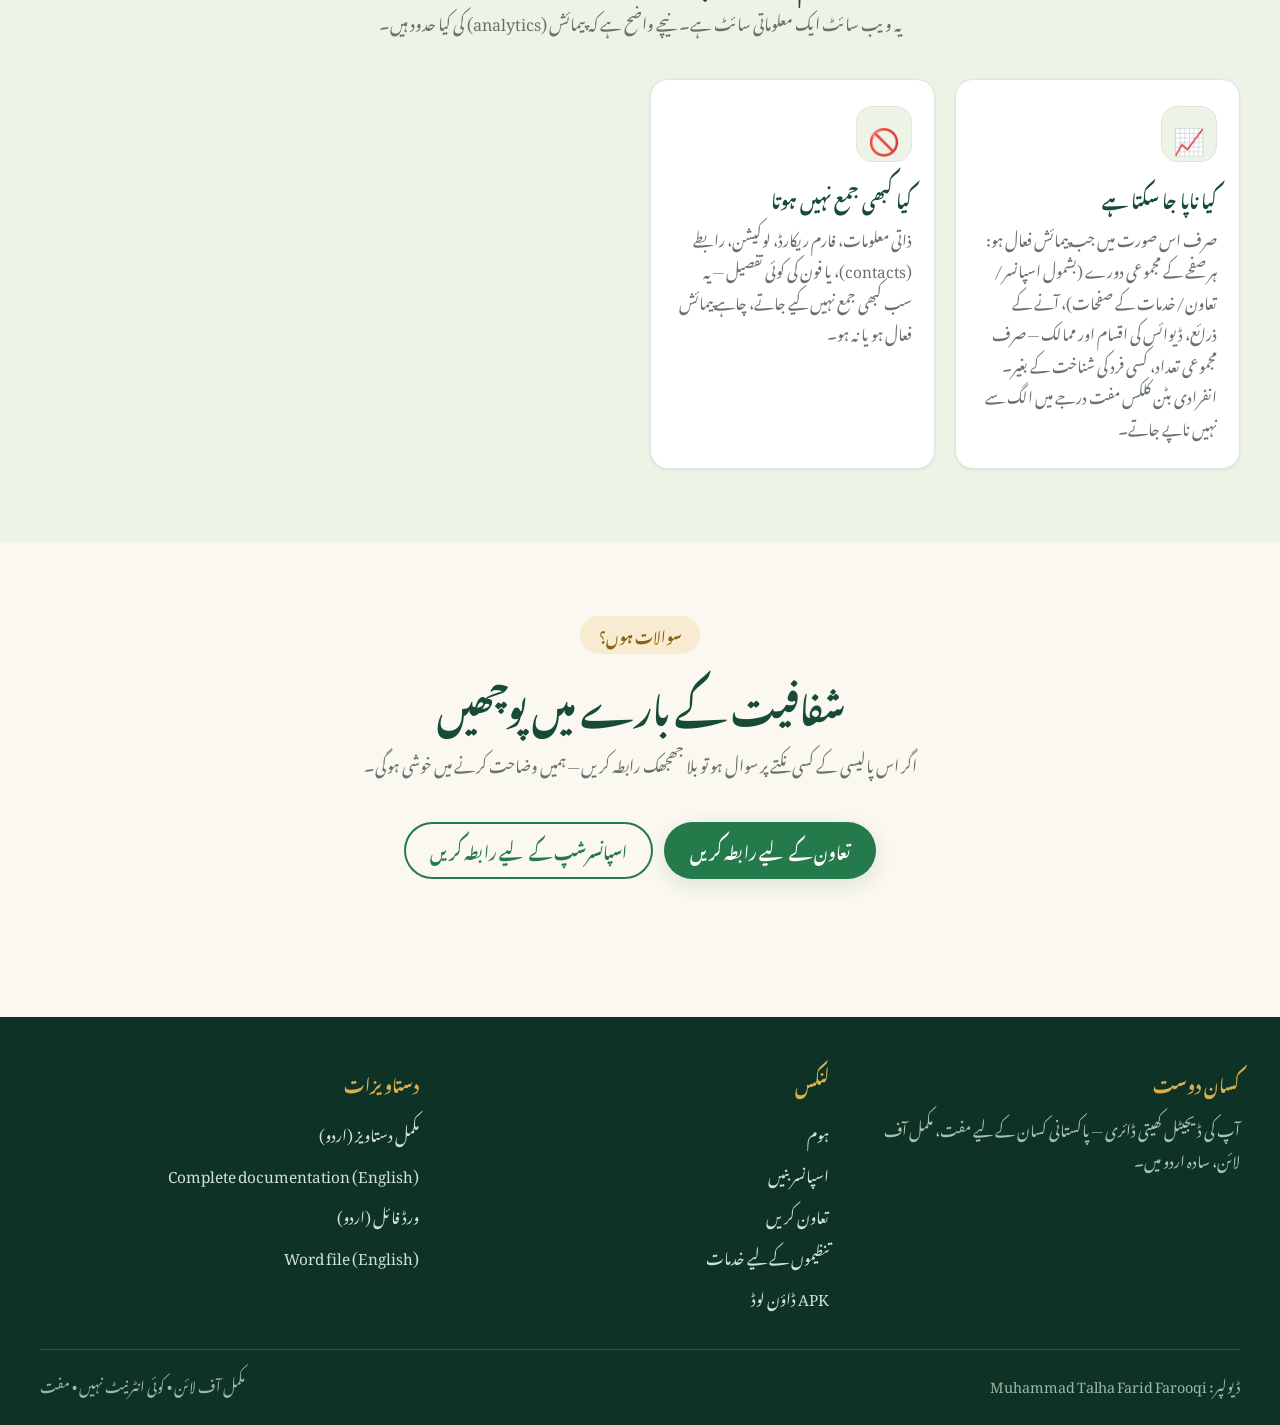
<file: docs/transparency/index.html>
<!DOCTYPE html>
<html lang="ur" dir="rtl">
<head>
<meta charset="utf-8">
<meta name="viewport" content="width=device-width, initial-scale=1">
<title>شفافیت اور اسپانسر پالیسی — کسان دوست</title>
<meta name="description" content="کسان دوست کی اسپانسر پالیسی: اسپانسر کے تحفظات، ڈیٹا کی حفاظت، اور ویب سائٹ پر پیمائش (analytics) کی واضح وضاحت۔">
<link rel="stylesheet" href="../style.css">
<link rel="icon" href="../assets/logo.png">
</head>
<body>
<a class="skip-link" href="#main">مرکزی مواد پر جائیں</a>
<main id="main">

<nav class="nav"><div class="wrap nav-inner">
<a class="brand" href="../index.html"><img src="../assets/logo.png" alt="کسان دوست لوگو">کسان دوست</a>
<ul class="nav-links" id="navLinks">
<li><a href="../index.html">ہوم</a></li>
<li><a href="../sponsor/">اسپانسر</a></li>
<li><a href="../support/">تعاون</a></li>
<li><a href="../services/">خدمات</a></li>
<li><a href="#" aria-current="page">شفافیت</a></li>
<li><a href="../dastavezat.html">دستاویز</a></li>
</ul>
<div class="nav-cta">
<a class="lang-toggle" href="../en.html">English</a>
<a class="btn btn-primary" data-track="nav_cta" href="https://drive.google.com/uc?id=1-fmmJZfvrJw-skmo5OJ-gBHITJm_ouy5&export=download">⬇ ڈاؤن لوڈ</a>
<button class="burger" aria-label="مینیو" aria-expanded="false" aria-controls="navLinks">☰</button>
</div></div></nav>

<header class="doc-hero"><div class="wrap">
<span class="badge"><span class="dot"></span>ہماری پالیسی</span>
<h1>شفافیت اور اسپانسر پالیسی</h1>
<p>کسان دوست کسانوں کے اعتماد پر چلتی ہے۔ یہ صفحہ واضح کرتا ہے کہ اسپانسرشپ اور تعاون کے کیا اصول ہیں، اور اس ویب سائٹ پر کیا ناپا جاتا ہے — اور کیا کبھی نہیں۔</p>
<div class="hero-btns">
<a class="btn btn-gold" href="../sponsor/">اسپانسر بنیں</a>
<a class="btn btn-outline" style="color:#fff;border-color:#fff" href="../support/">تعاون کریں</a>
</div>
</div></header>

<section><div class="wrap">
<div class="sec-head reveal">
<span class="sec-kicker">اسپانسر کے تحفظات</span>
<h2>اسپانسرشپ کے آٹھ اصول</h2>
<p>یہ اصول ہر اسپانسر اور ہر شراکت پر لاگو ہوتے ہیں — بغیر کسی استثنا کے۔</p>
</div>
<ul class="check-list reveal">
<li><h3>اسپانسرشپ کا اعلان</h3><p>ہر اسپانسرشپ اور شراکت کو ویب سائٹ پر واضح طور پر ظاہر کیا جائے گا۔ کوئی خفیہ اسپانسرشپ نہیں۔</p></li>
<li><h3>فارم ریکارڈ تک کوئی رسائی نہیں</h3><p>اسپانسر کو کسانوں کے فارم ریکارڈ، ڈیٹا یا رابطے کی تفصیل تک کوئی رسائی نہیں دی جاتی — یہ ڈیٹا صرف کسان کے اپنے فون میں رہتا ہے۔</p></li>
<li><h3>پیسے دے کر فوقیت نہیں</h3><p>پیسے کے بدلے ایپ میں کوئی خاص سہولت، ترجیح یا چھپی ہوئی سہولت نہیں بنائی جاتی۔ سب کے لیے ایپ ایک جیسی ہے۔</p></li>
<li><h3>اسپانسر شدہ تعلیمی مواد لیبل شدہ</h3><p>اگر کوئی تعلیمی مواد اسپانسر کی مدد سے بنے تو اس پر واضح لیبل لگایا جائے گا کہ یہ مواد اسپانسر شدہ ہے۔</p></li>
<li><h3>حساب کتاب کبھی نہیں بدلے گا</h3><p>منافع، عشر، ٹھیکہ یا کسی بھی حساب کا فارمولا اسپانسر کے لیے تبدیل نہیں کیا جائے گا — حساب ہمیشہ درست اور غیر جانب دار رہے گا۔</p></li>
<li><h3>تعاون سبسکرپشن نہیں</h3><p>رضاکارانہ تعاون دینا کسی سبسکرپشن، ممبرشپ یا خاص درجے کے برابر نہیں — تعاون کرنے والا اور نہ کرنے والا برابر ہیں۔</p></li>
<li><h3>لوگو صرف اجازت سے</h3><p>کسی اسپانسر یا پارٹنر کا لوگو ویب سائٹ یا مواد پر صرف اس کی واضح اجازت سے لگایا جائے گا۔</p></li>
<li><h3>بغیر اجازت سرکاری/کمپنی لوگو نہیں</h3><p>کسی سرکاری ادارے یا کمپنی کا لوگو یا نام ان کی اجازت کے بغیر استعمال نہیں کیا جائے گا۔</p></li>
</ul>
</div></section>

<section style="background:var(--sage)"><div class="wrap">
<div class="sec-head reveal">
<span class="sec-kicker">ویب سائٹ کی پیمائش</span>
<h2>ہم کیا ناپتے ہیں — اور کیا نہیں</h2>
<p>یہ ویب سائٹ ایک معلوماتی سائٹ ہے۔ نیچے واضح ہے کہ پیمائش (analytics) کی کیا حدود ہیں۔</p>
</div>
<div class="feat-grid reveal">
<div class="feat-card"><div class="feat-icon">📈</div><h3>کیا ناپا جا سکتا ہے</h3><p>صرف اس صورت میں جب پیمائش فعال ہو: ہر صفحے کے مجموعی دورے (بشمول اسپانسر/تعاون/خدمات کے صفحات)، آنے کے ذرائع، ڈیوائس کی اقسام اور ممالک — صرف مجموعی تعداد، کسی فرد کی شناخت کے بغیر۔ انفرادی بٹن کلکس مفت درجے میں الگ سے نہیں ناپے جاتے۔</p></div>
<div class="feat-card"><div class="feat-icon">🚫</div><h3>کیا کبھی جمع نہیں ہوتا</h3><p>ذاتی معلومات، فارم ریکارڈ، لوکیشن، رابطے (contacts)، یا فون کی کوئی تفصیل — یہ سب کبھی جمع نہیں کیے جاتے، چاہے پیمائش فعال ہو یا نہ ہو۔</p></div>
</div>


</div></section>

<section><div class="wrap">
<div class="sec-head reveal">
<span class="sec-kicker">سوالات ہوں؟</span>
<h2>شفافیت کے بارے میں پوچھیں</h2>
<p>اگر اس پالیسی کے کسی نکتے پر سوال ہو تو بلا جھجھک رابطہ کریں — ہمیں وضاحت کرنے میں خوشی ہوگی۔</p>
</div>
<div class="reveal" style="text-align:center">
<a class="btn btn-primary" href="../support/#inquiry">تعاون کے لیے رابطہ کریں</a>
<a class="btn btn-outline" style="margin-inline-start:.6rem" href="../sponsor/#inquiry">اسپانسرشپ کے لیے رابطہ کریں</a>
</div>
</div></section>

<footer><div class="wrap">
<div class="foot-grid">
<div><h4>کسان دوست</h4><p style="font-size:.95rem">آپ کی ڈیجیٹل کھیتی ڈائری — پاکستانی کسان کے لیے مفت، مکمل آف لائن، سادہ اردو میں۔</p></div>
<div><h4>لنکس</h4><a href="../index.html">ہوم</a><a href="../sponsor/">اسپانسر بنیں</a><a href="../support/">تعاون کریں</a><a href="../services/">تنظیموں کے لیے خدمات</a><a data-track="apk_download" href="https://drive.google.com/uc?id=1-fmmJZfvrJw-skmo5OJ-gBHITJm_ouy5&export=download">APK ڈاؤن لوڈ</a></div>
<div><h4>دستاویزات</h4><a data-track="doc_click" href="../dastavezat.html">مکمل دستاویز (اردو)</a><a data-track="doc_click" href="../documentation.html">Complete documentation (English)</a><a data-track="doc_click" href="../kisan-dost-dastaveez-urdu.docx" download>ورڈ فائل (اردو)</a><a data-track="doc_click" href="../kisan-dost-documentation-english.docx" download>Word file (English)</a></div>
</div>
<div class="foot-bottom"><span>ڈیولپر: Muhammad Talha Farid Farooqi</span><span>مکمل آف لائن • کوئی انٹرنیٹ نہیں • مفت</span></div>
</div></footer>

</main>
<script src="../config.js"></script>
<script src="../site.js"></script>
</body></html>
</file>
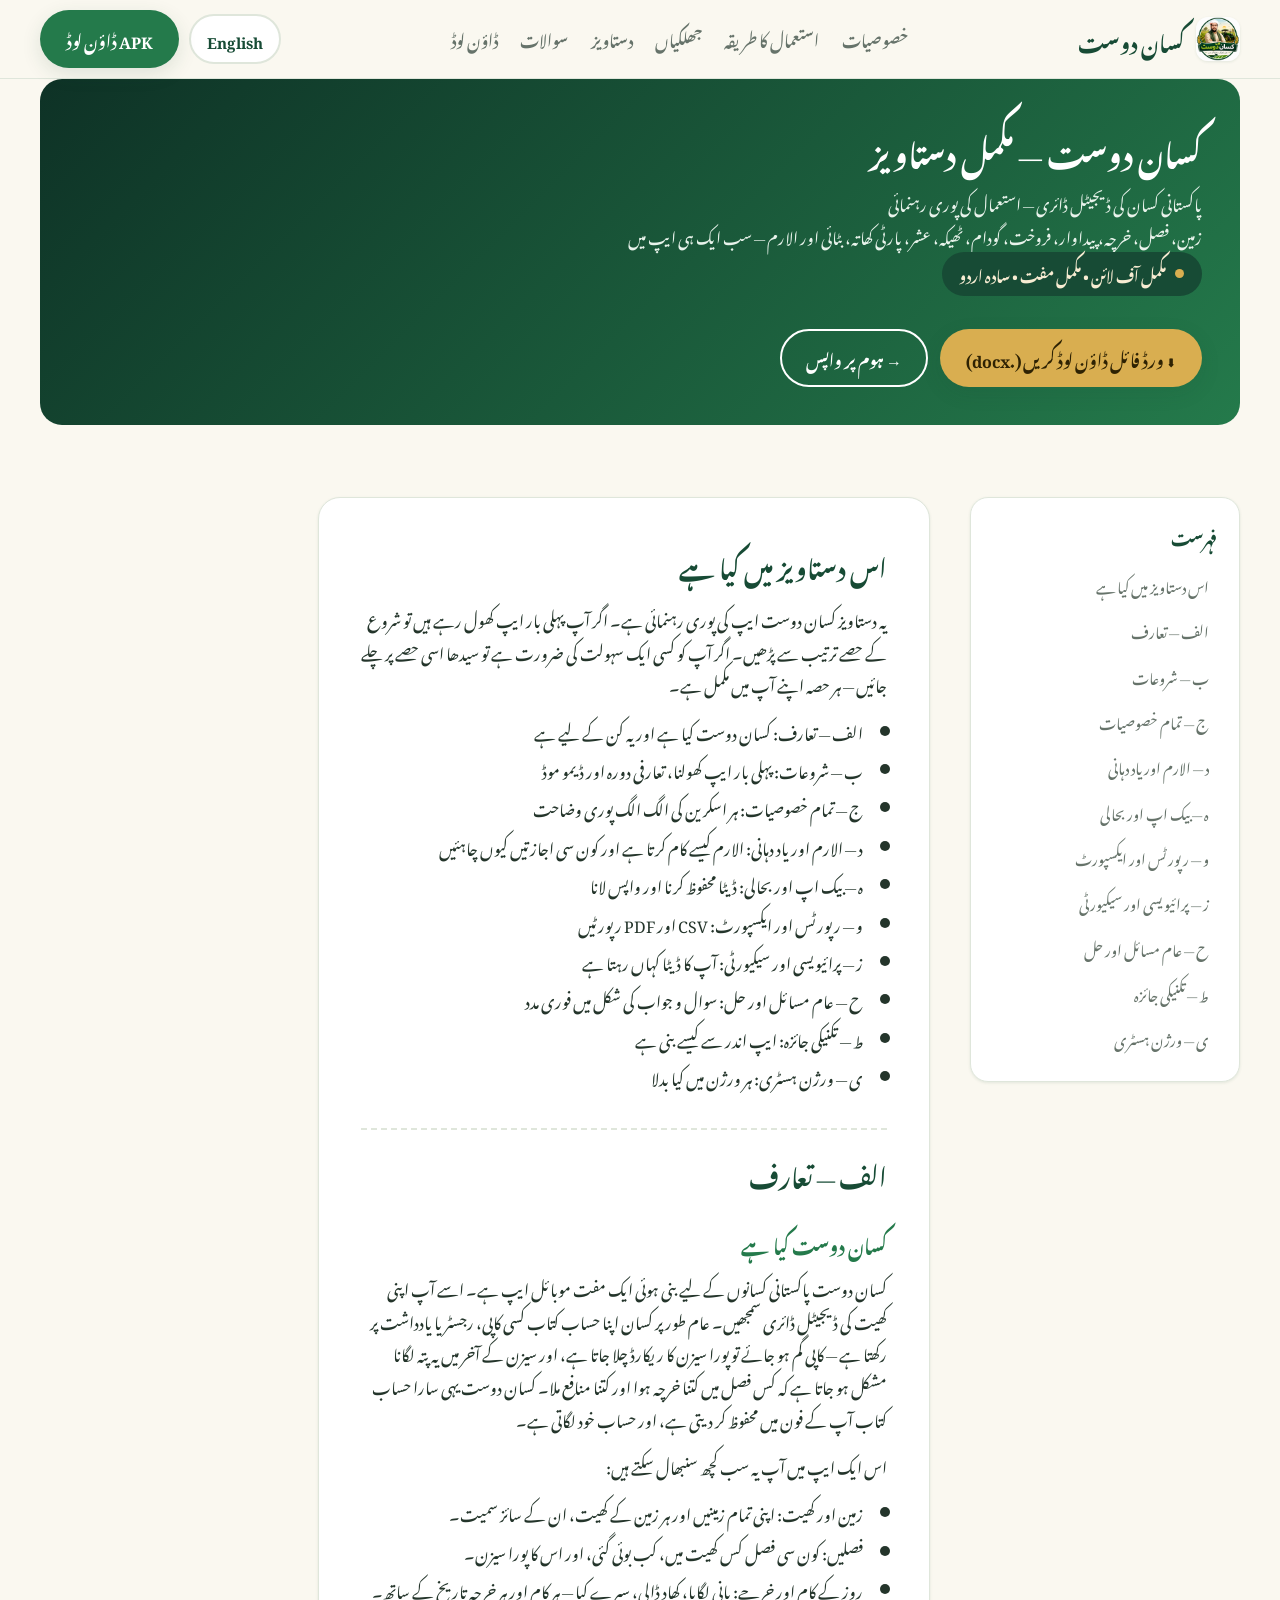
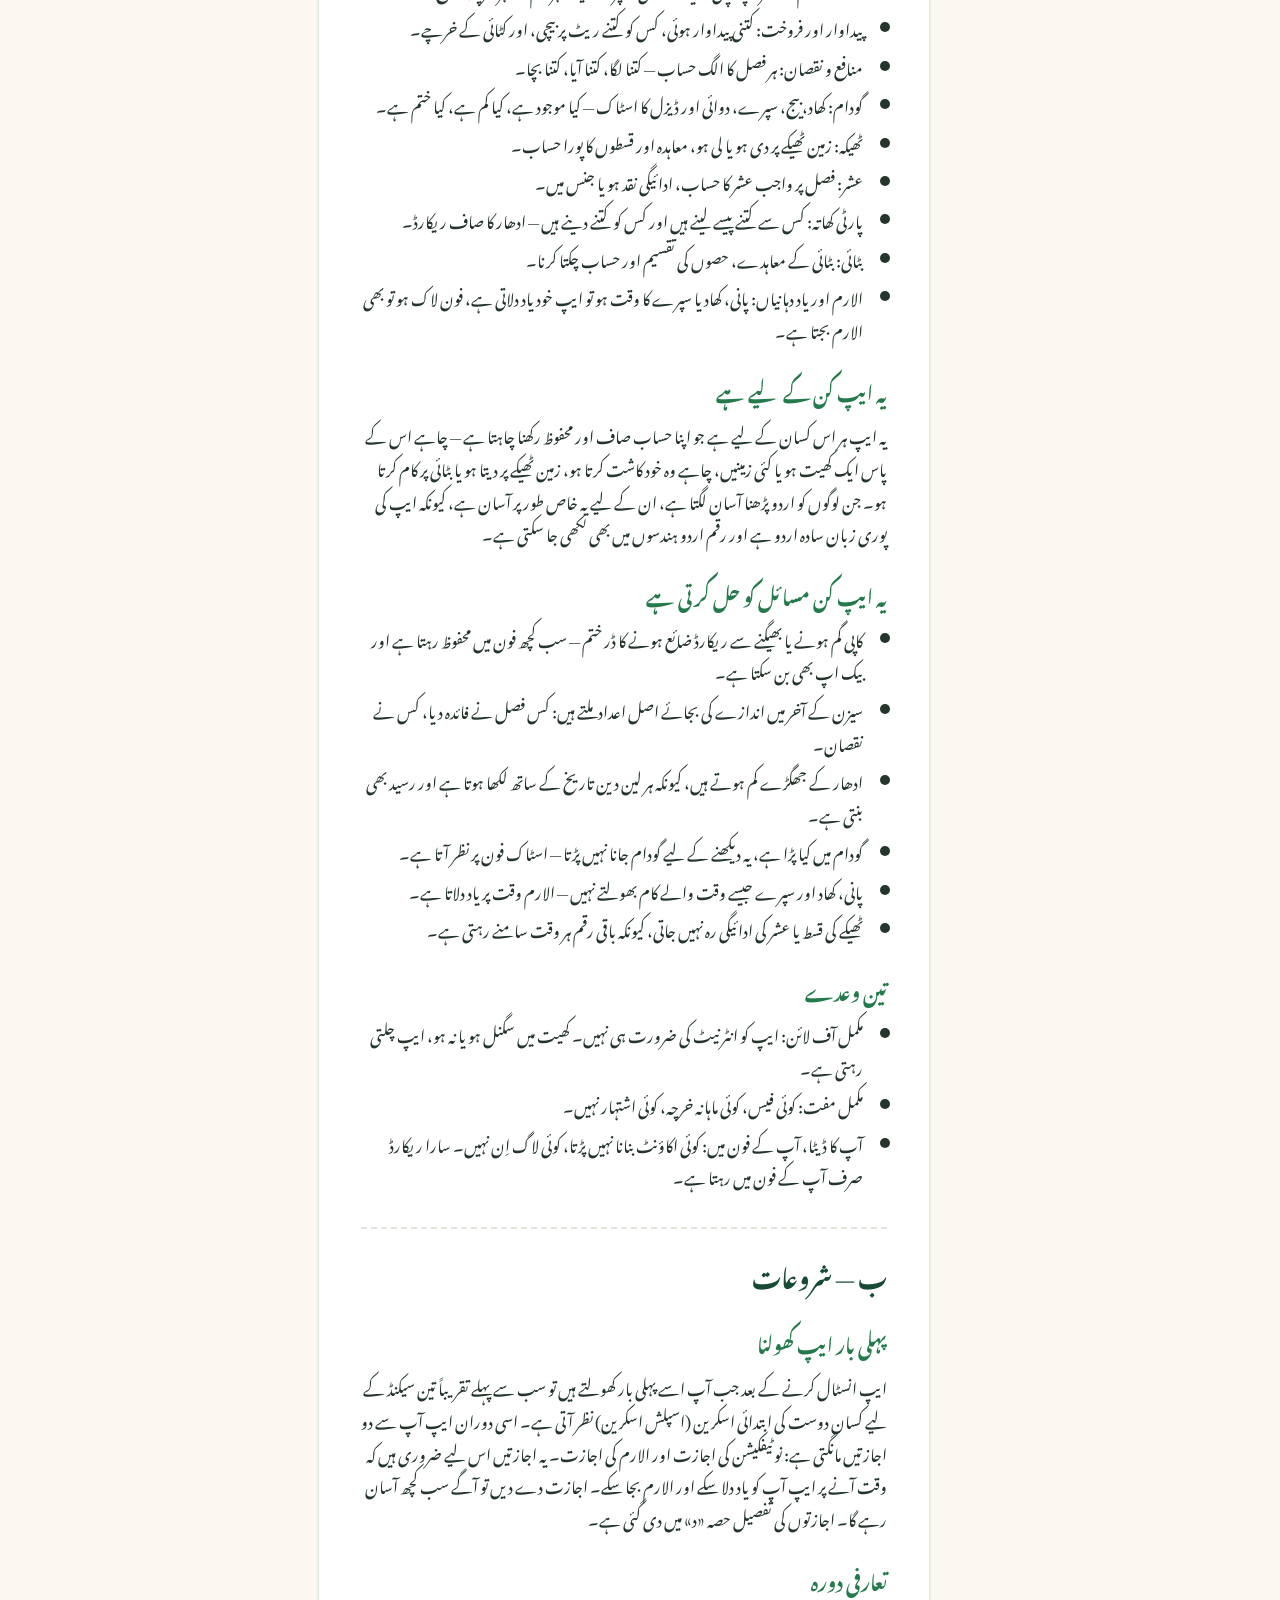
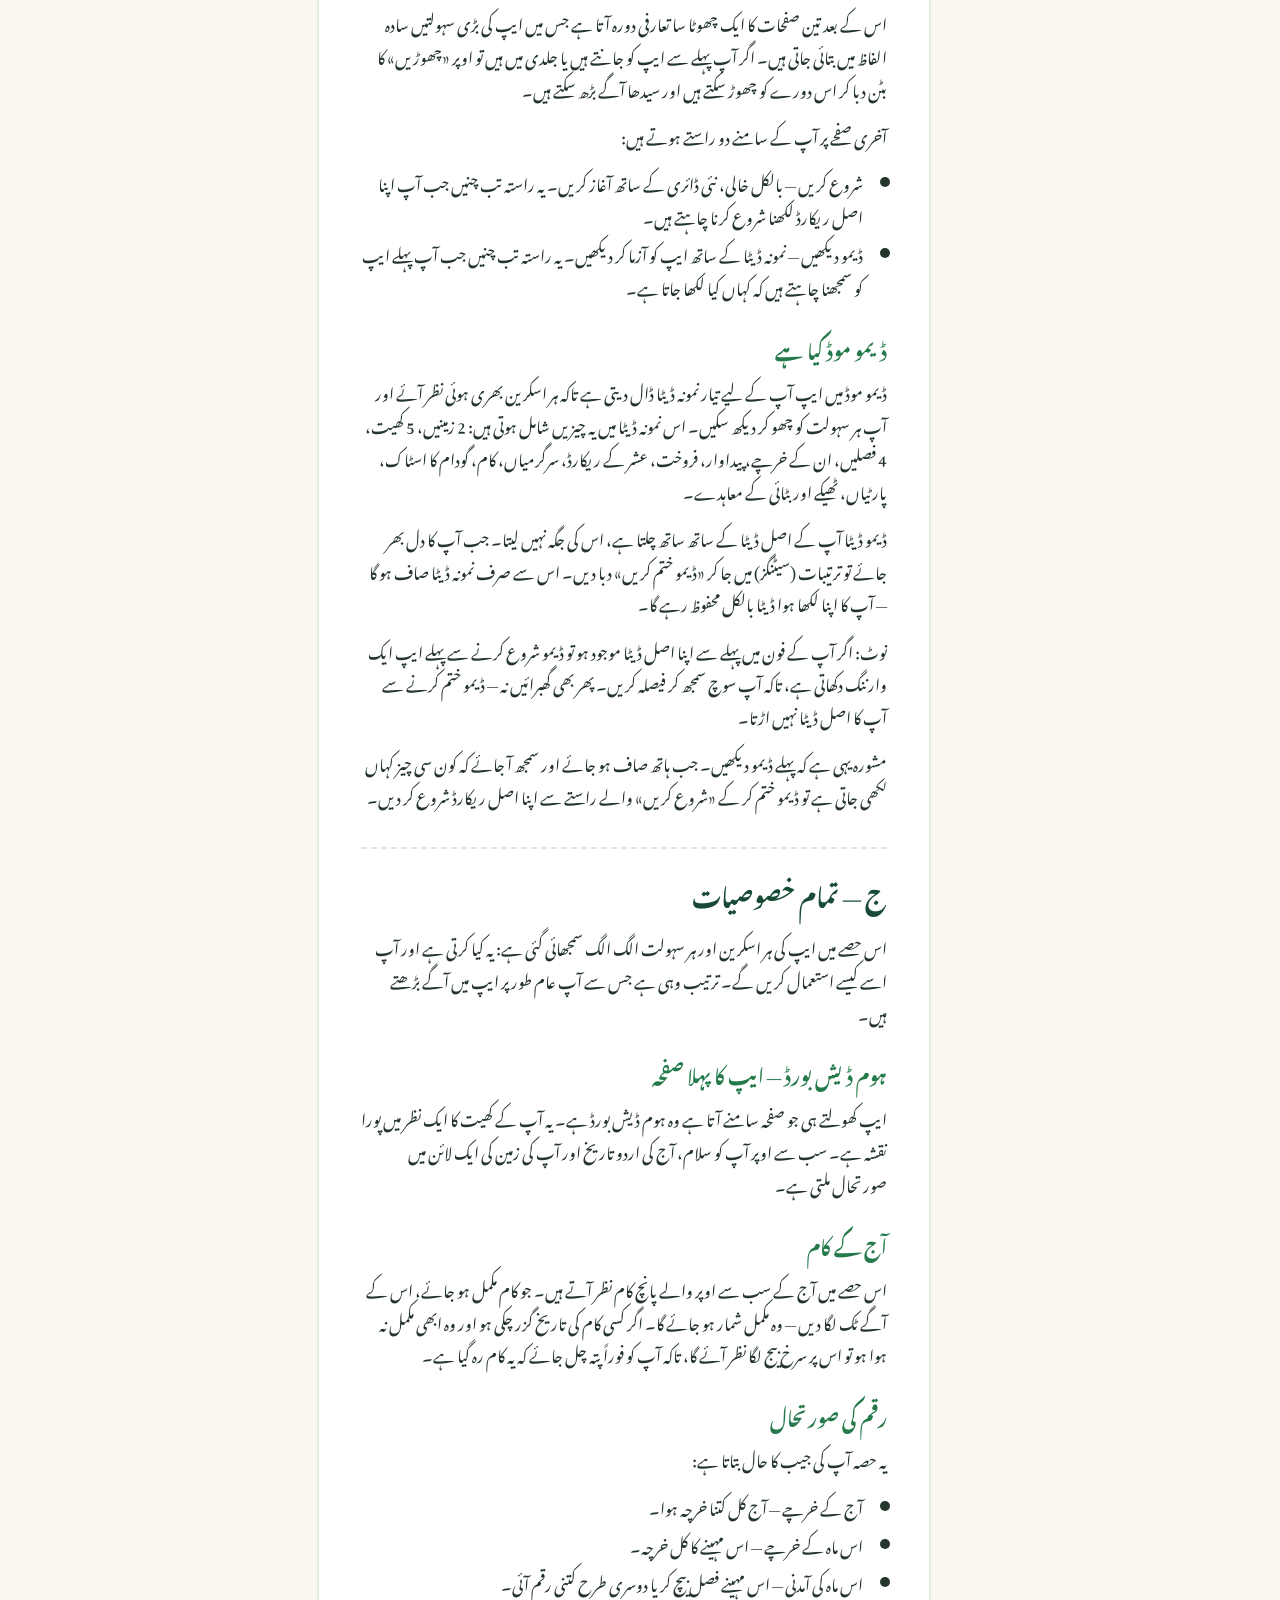
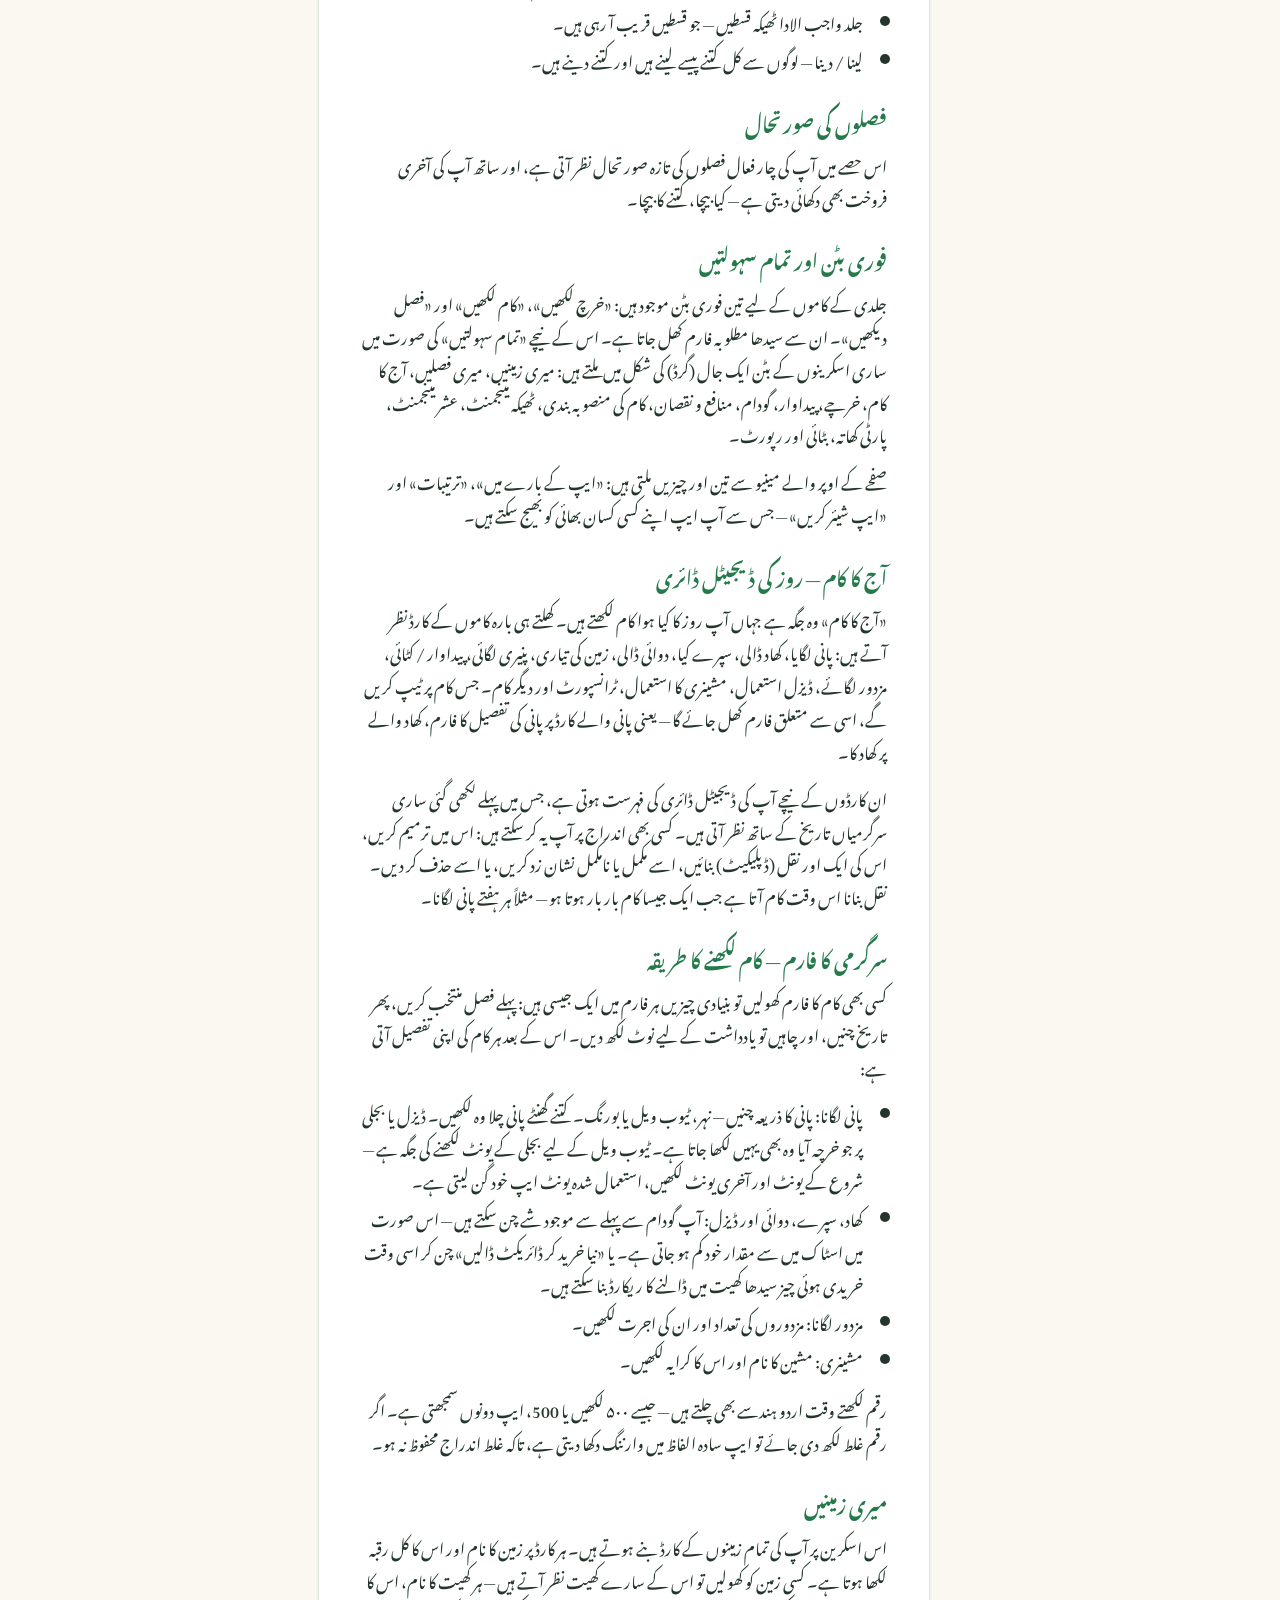
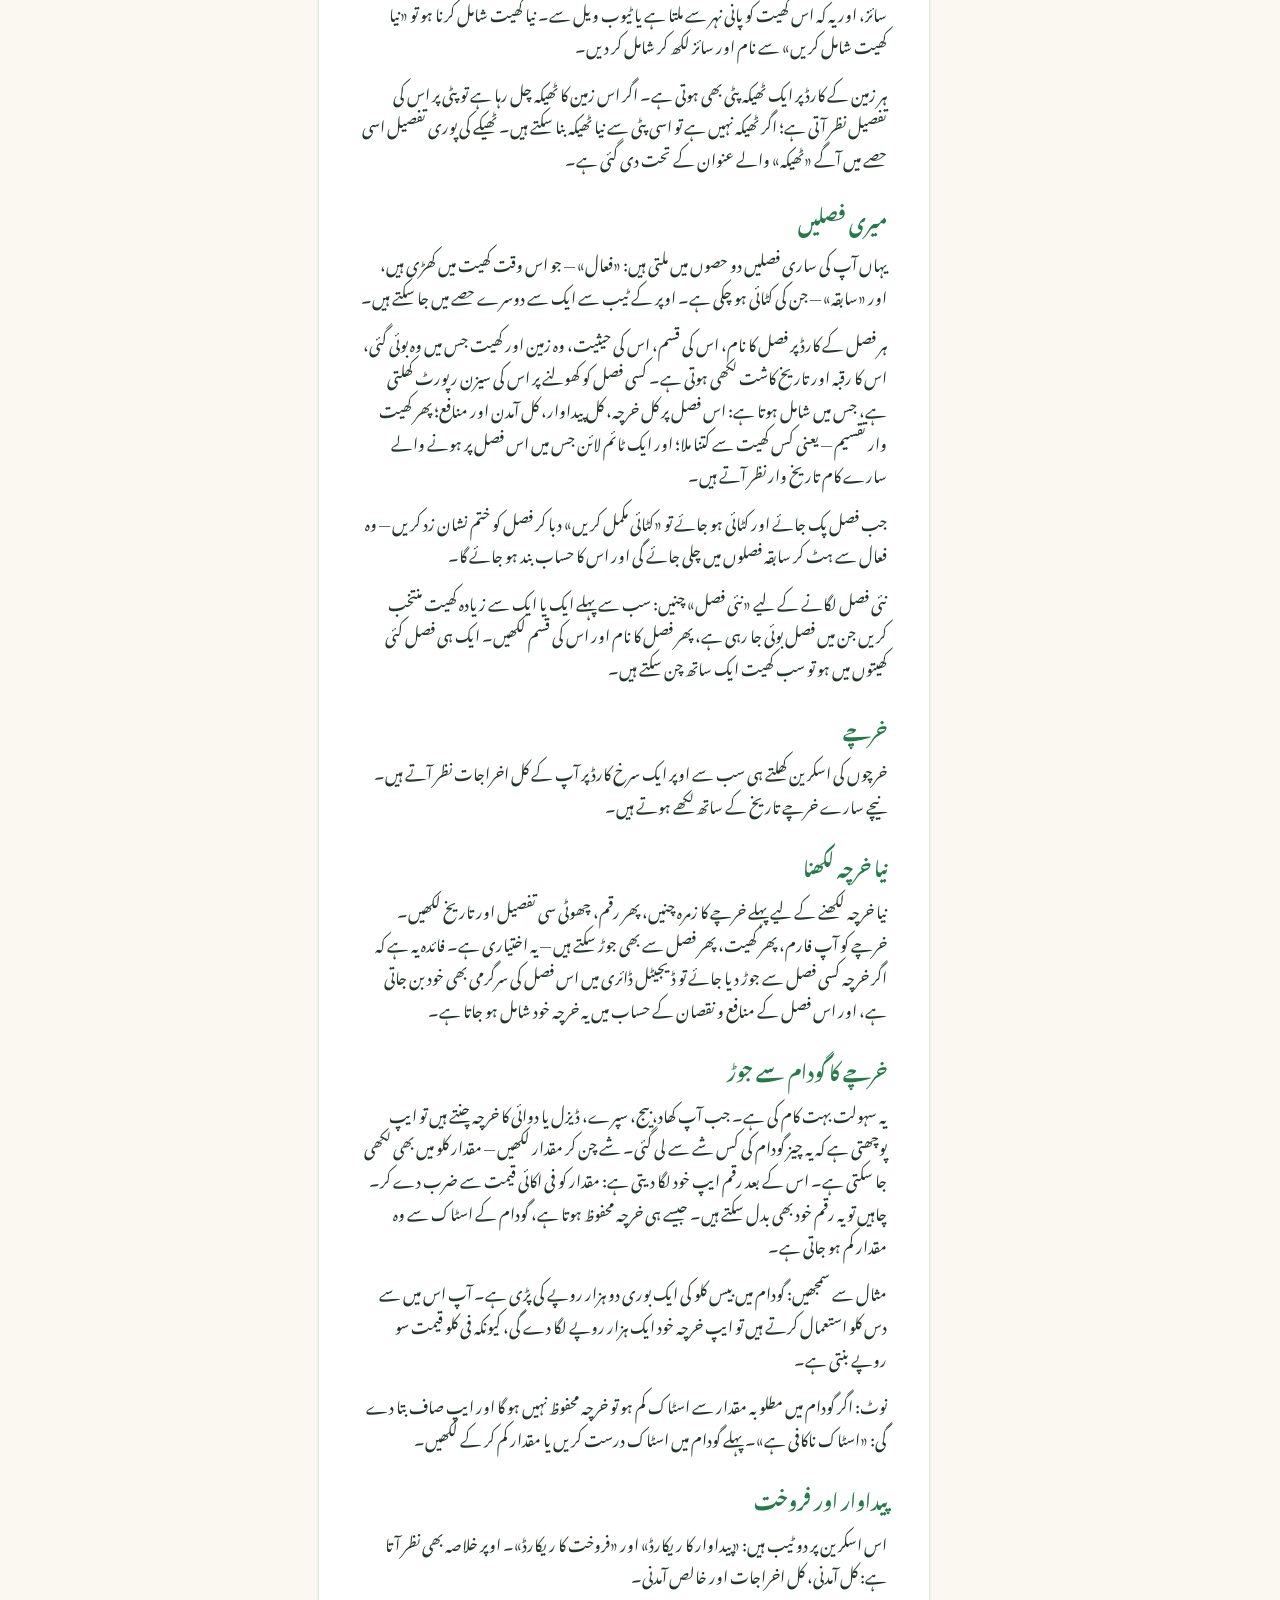
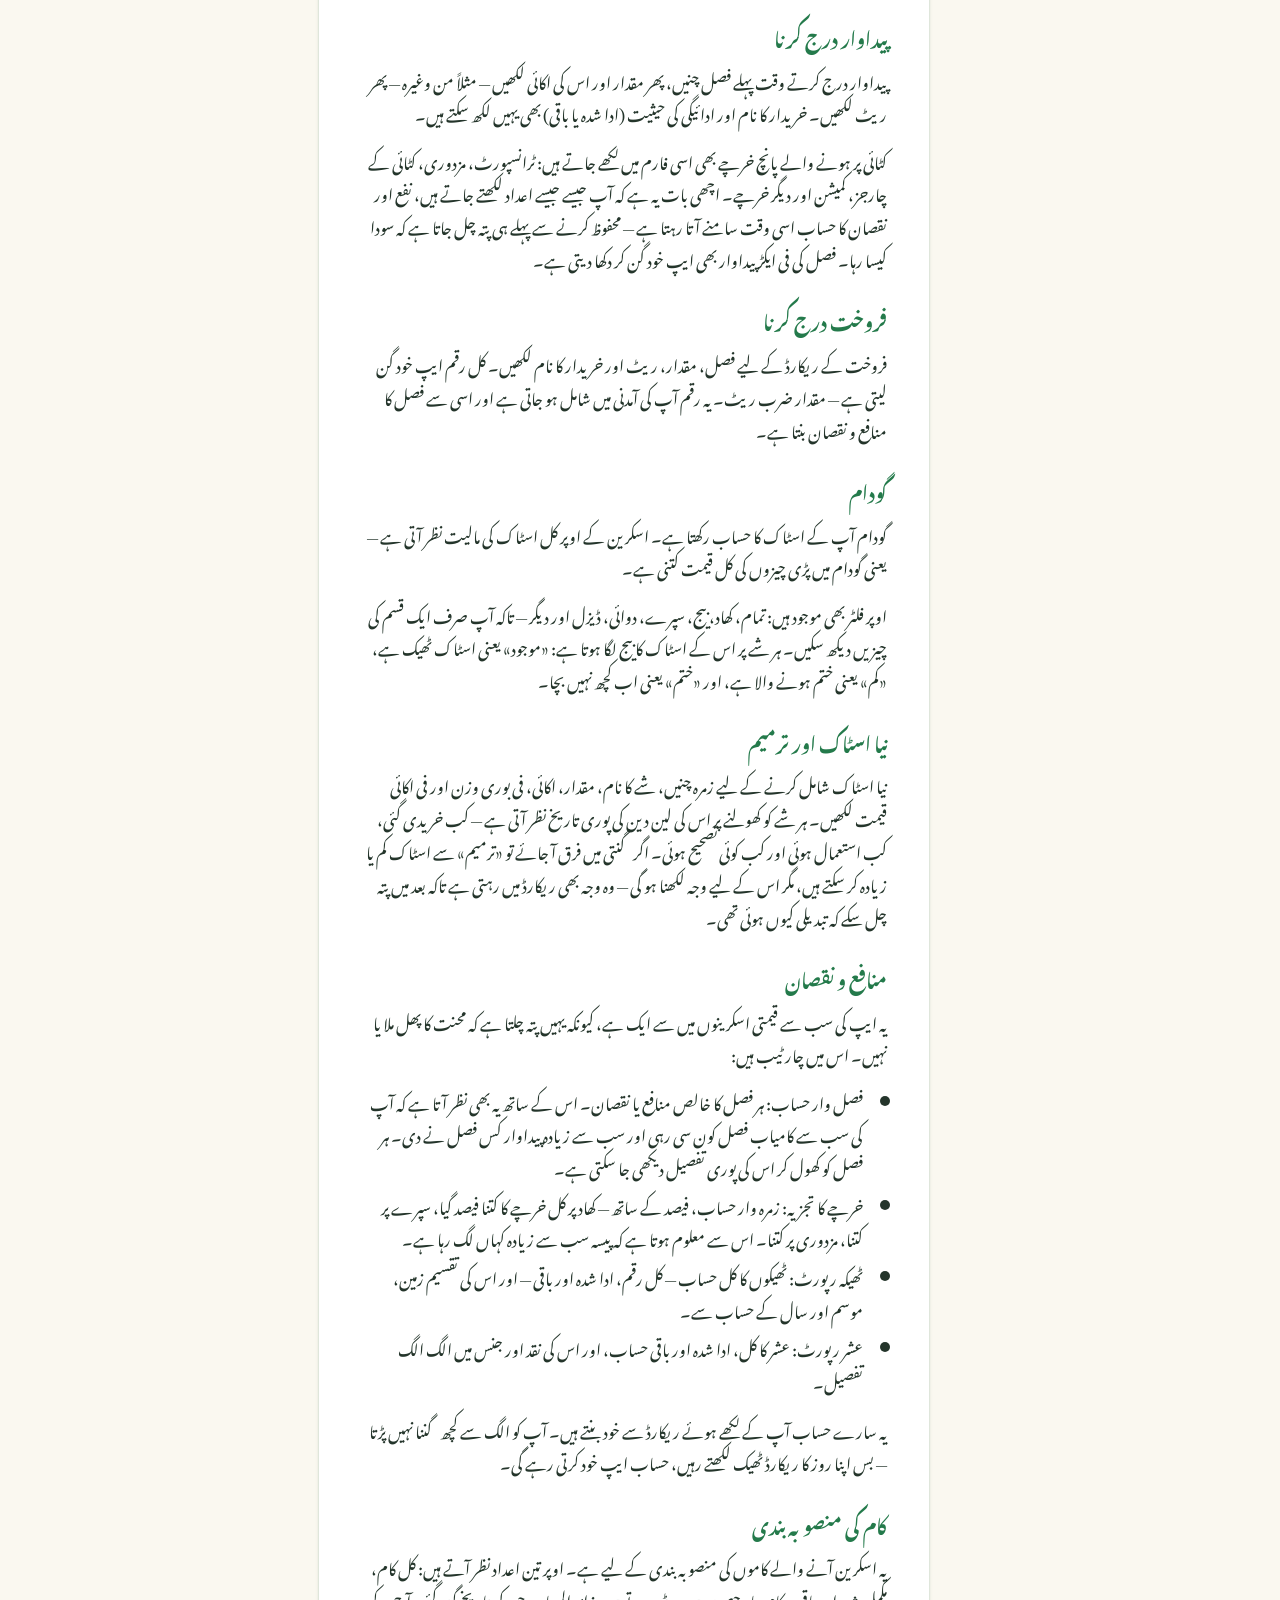
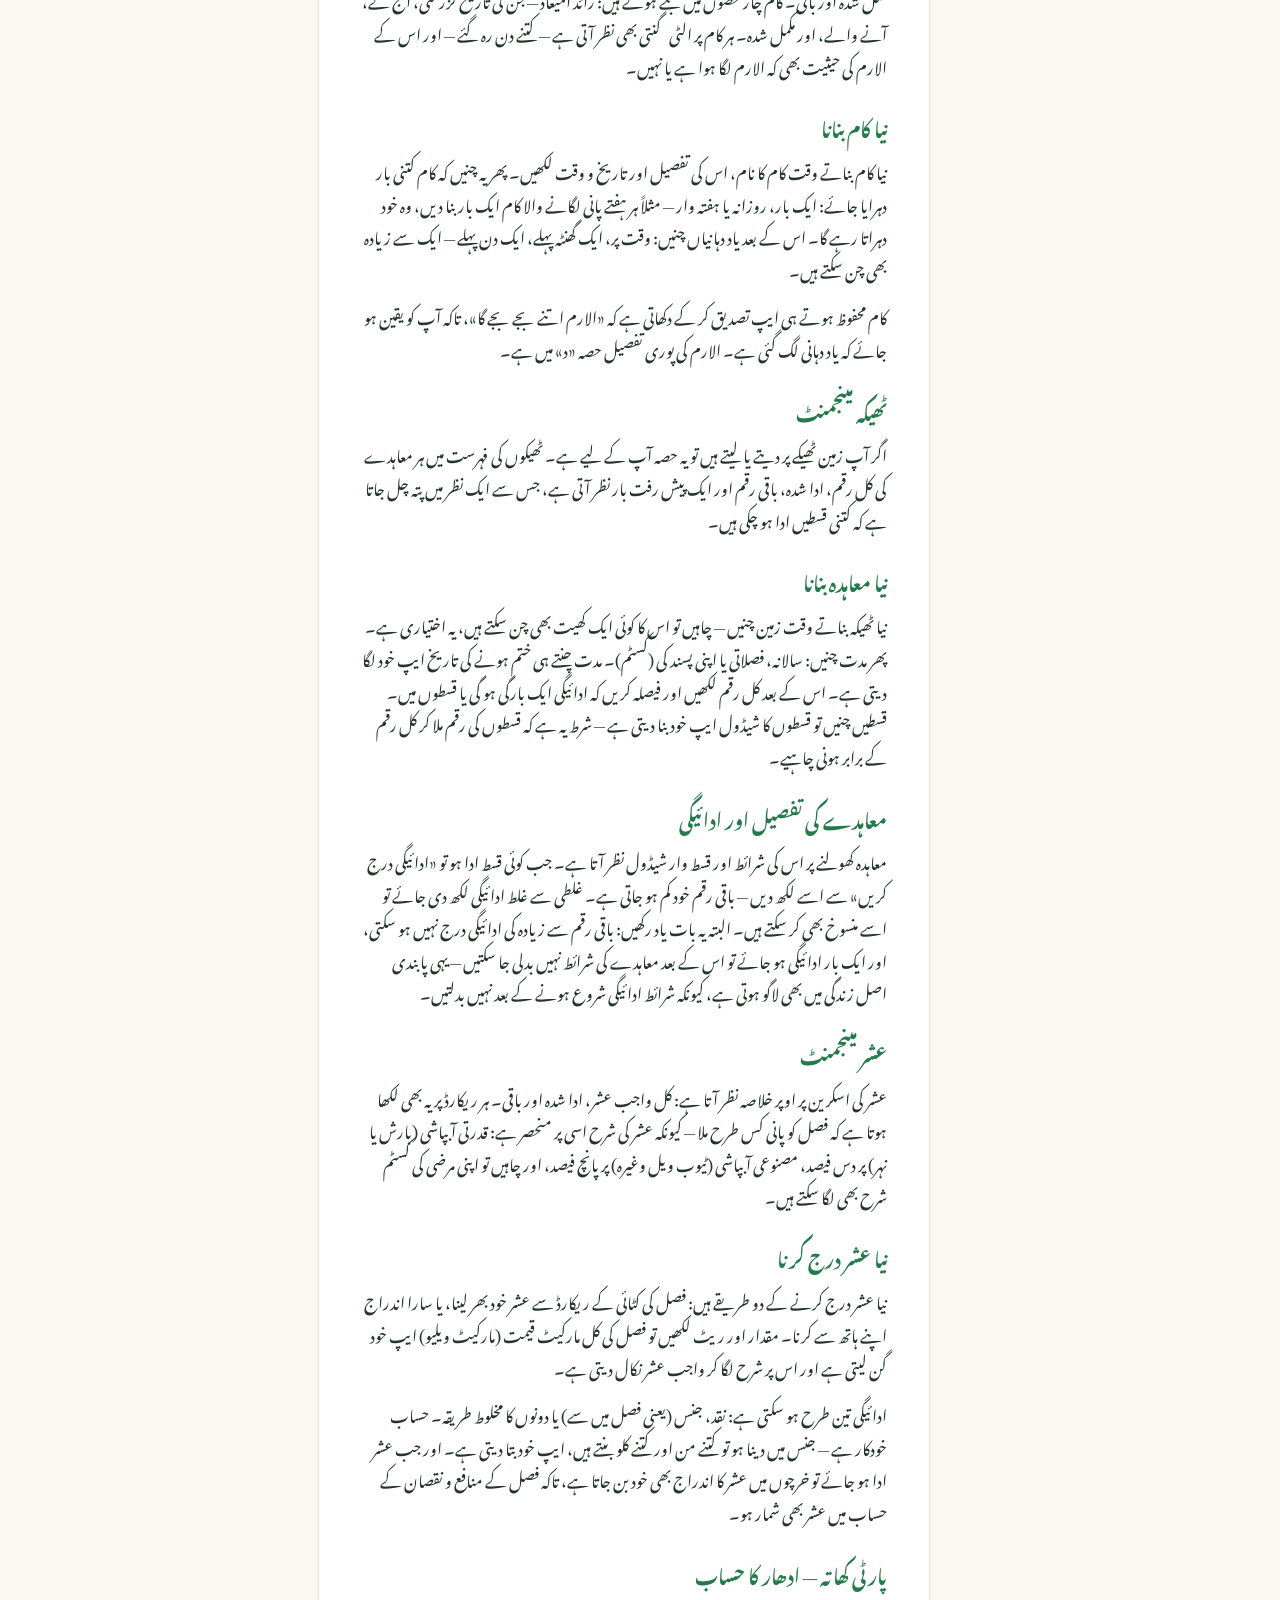
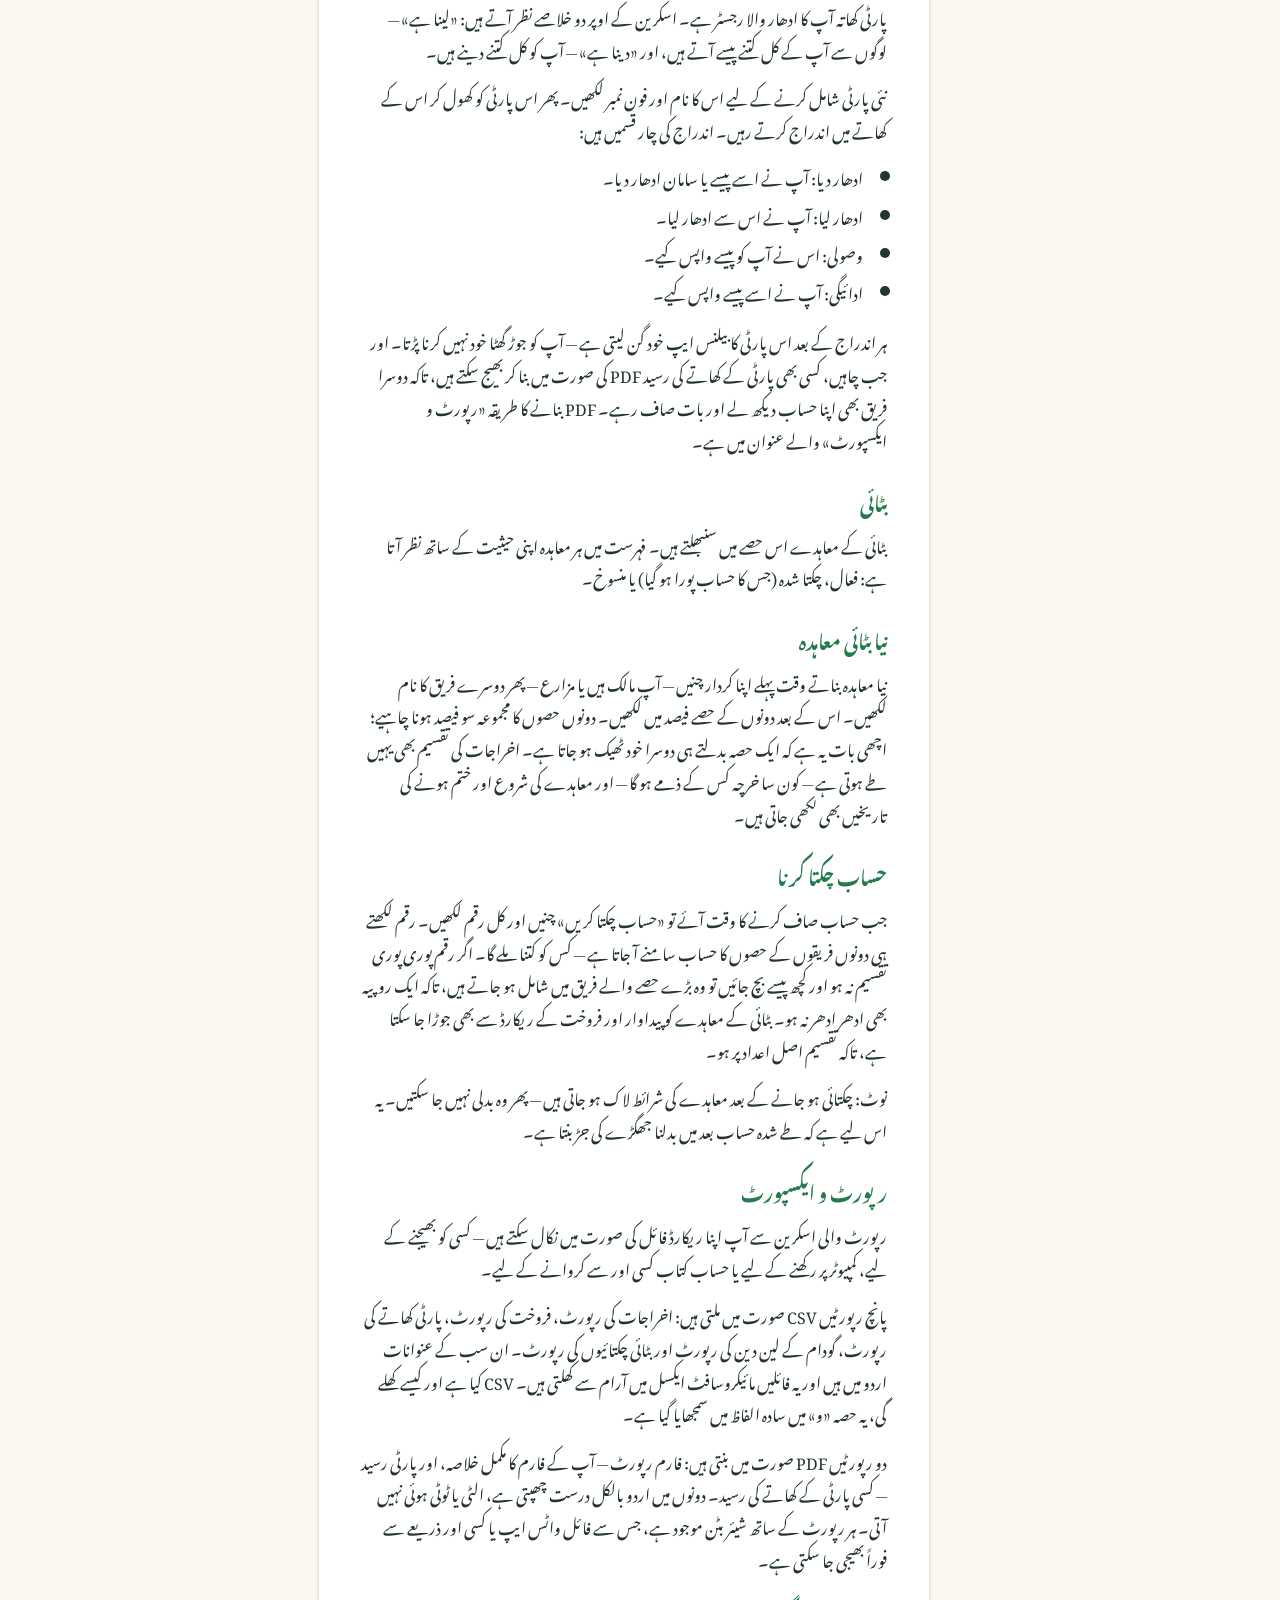
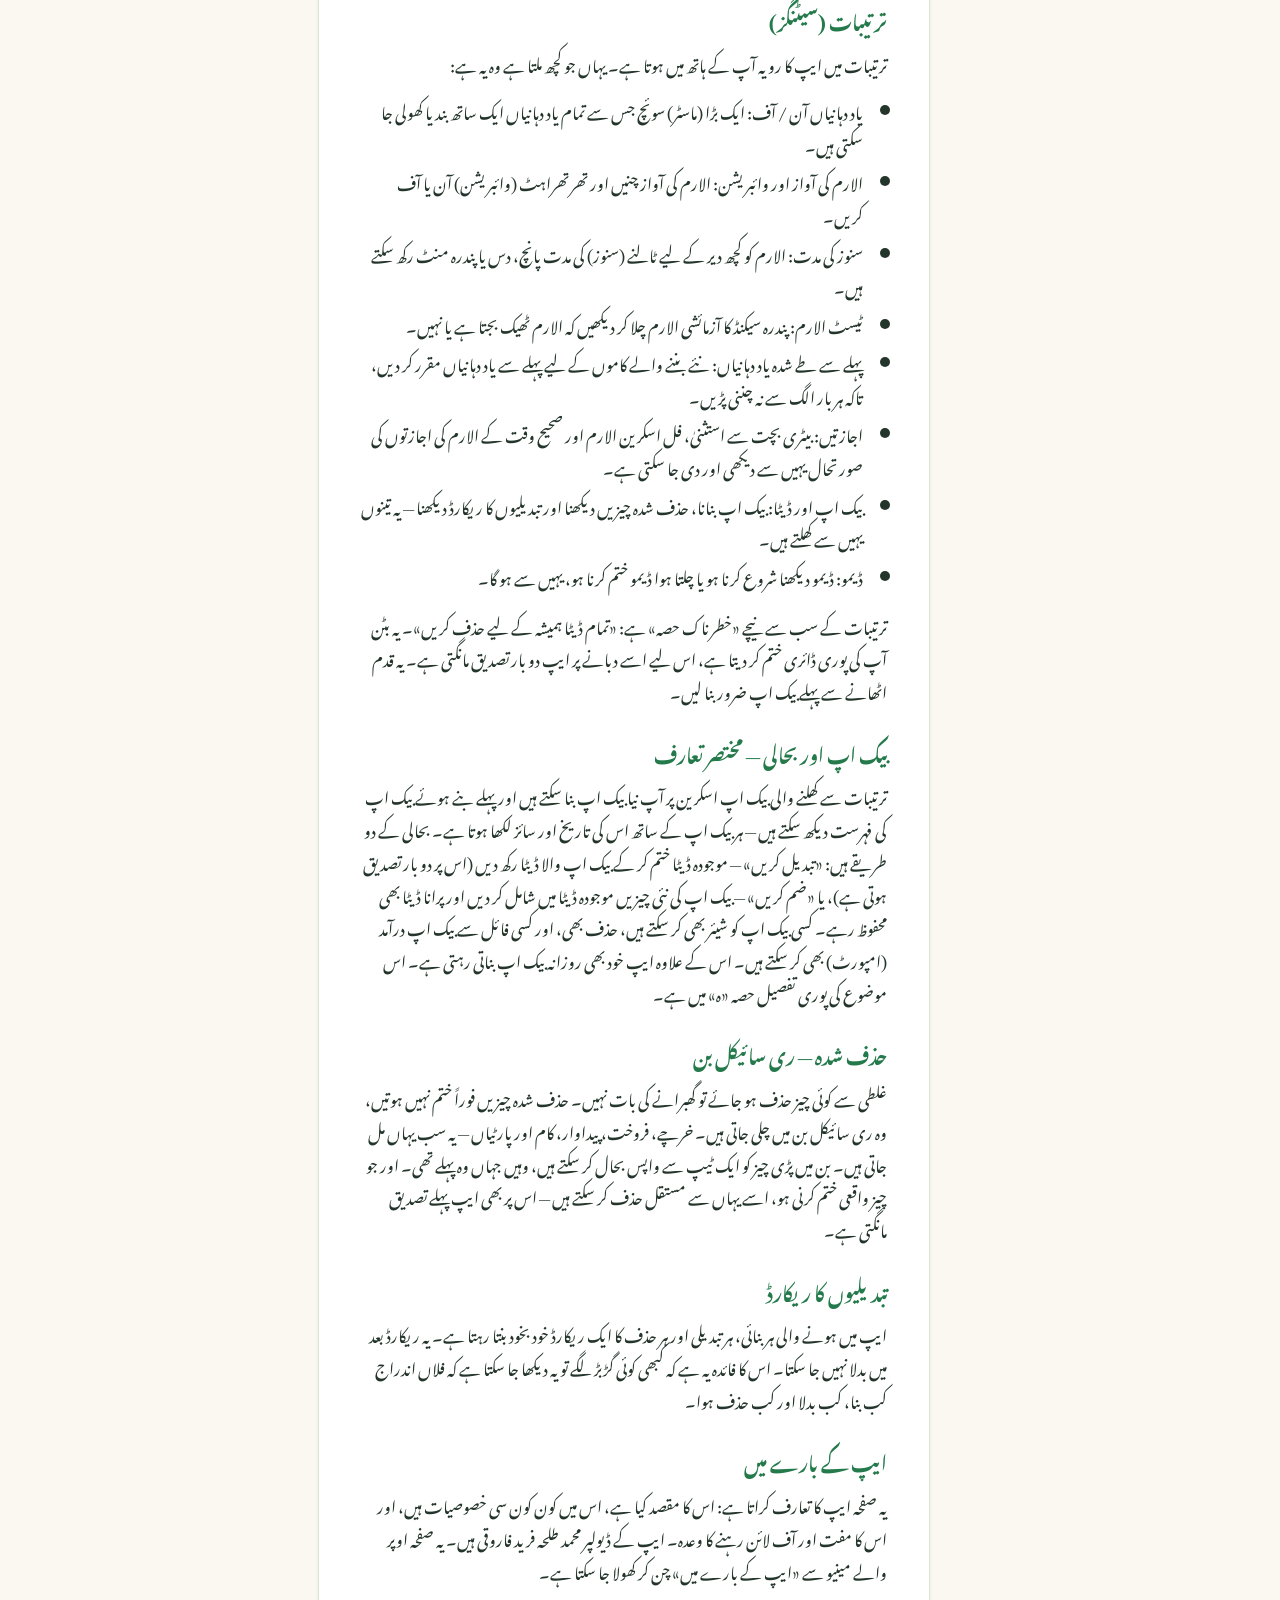
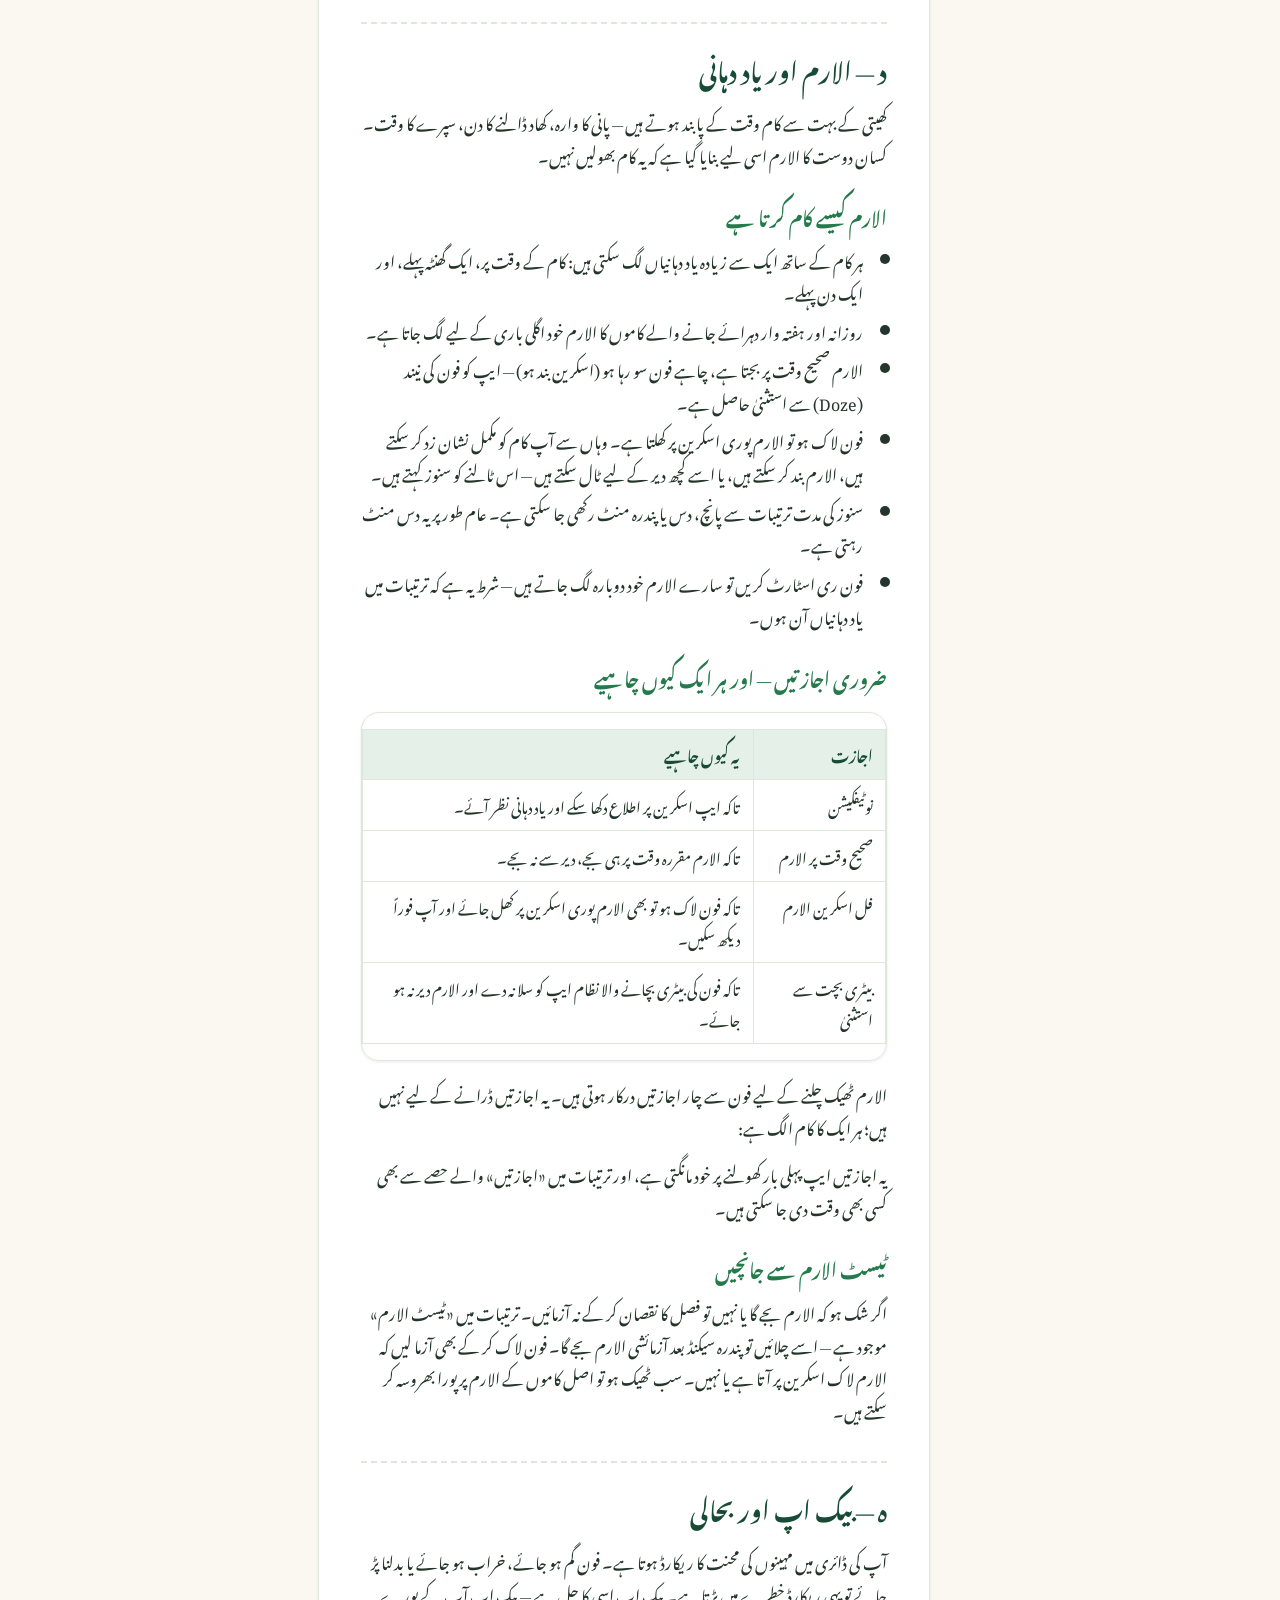
<file: docs/dastavezat.html>
<!DOCTYPE html>
<html lang="ur" dir="rtl">
<head>
<meta charset="utf-8">
<meta name="viewport" content="width=device-width, initial-scale=1">
<title>کسان دوست — مکمل دستاویز</title>
<meta name="description" content="کسان دوست ایپ کی مکمل دستاویز — پاکستانی کسان کی مفت، مکمل آف لائن ڈیجیٹل ڈائری۔">
<link rel="stylesheet" href="style.css">
<link rel="icon" href="assets/logo.png">
</head>
<body class="urdu">
<a class="skip-link" href="#main">مرکزی مواد پر جائیں</a>
<nav class="nav"><div class="wrap nav-inner">
<a class="brand" href="index.html"><img src="assets/logo.png" alt="کسان دوست لوگو">کسان دوست</a>
<ul class="nav-links" id="navLinks">
<li><a href="index.html#features">خصوصیات</a></li>
<li><a href="index.html#how">استعمال کا طریقہ</a></li>
<li><a href="index.html#shots">جھلکیاں</a></li>
<li><a href="dastavezat.html">دستاویز</a></li>
<li><a href="index.html#faq">سوالات</a></li>
<li><a href="https://drive.google.com/uc?id=1-fmmJZfvrJw-skmo5OJ-gBHITJm_ouy5&export=download">ڈاؤن لوڈ</a></li>
</ul>
<div class="nav-cta">
<a class="lang-toggle" href="documentation.html">English</a>
<a class="btn btn-primary" href="https://drive.google.com/uc?id=1-fmmJZfvrJw-skmo5OJ-gBHITJm_ouy5&export=download">APK ڈاؤن لوڈ</a>
<button class="burger" aria-label="مینیو" aria-expanded="false" aria-controls="navLinks">☰</button>
</div></div></nav>
<div class="wrap">
<div class="doc-hero">
<h1>کسان دوست — مکمل دستاویز</h1>
<p>پاکستانی کسان کی ڈیجیٹل ڈائری — استعمال کی پوری رہنمائی</p>
<p>زمین، فصل، خرچہ، پیداوار، فروخت، گودام، ٹھیکہ، عشر، پارٹی کھاتہ، بٹائی اور الارم — سب ایک ہی ایپ میں</p>
<p><span class="badge"><span class="dot"></span>مکمل آف لائن  •  مکمل مفت  •  سادہ اردو</span></p>
<a class="btn btn-gold" href="kisan-dost-dastaveez-urdu.docx" download>⬇ ورڈ فائل ڈاؤن لوڈ کریں (.docx)</a>
<a class="btn btn-outline" style="color:#fff;border-color:#fff;margin-inline-start:.6rem" href="index.html">→ ہوم پر واپس</a>
</div>
<main id="main"><div class="doc-layout">
<aside class="toc" aria-label="فہرست"><h3>فہرست</h3><ol><li><a href="#sec-1">اس دستاویز میں کیا ہے</a></li><li><a href="#sec-2">الف — تعارف</a></li><li><a href="#sec-3">ب — شروعات</a></li><li><a href="#sec-4">ج — تمام خصوصیات</a></li><li><a href="#sec-5">د — الارم اور یاد دہانی</a></li><li><a href="#sec-6">ہ — بیک اپ اور بحالی</a></li><li><a href="#sec-7">و — رپورٹس اور ایکسپورٹ</a></li><li><a href="#sec-8">ز — پرائیویسی اور سیکیورٹی</a></li><li><a href="#sec-9">ح — عام مسائل اور حل</a></li><li><a href="#sec-10">ط — تکنیکی جائزہ</a></li><li><a href="#sec-11">ی — ورژن ہسٹری</a></li></ol></aside>
<article class="doc-body"><h2 id="sec-1">اس دستاویز میں کیا ہے</h2>
<p>یہ دستاویز کسان دوست ایپ کی پوری رہنمائی ہے۔ اگر آپ پہلی بار ایپ کھول رہے ہیں تو شروع کے حصے ترتیب سے پڑھیں۔ اگر آپ کو کسی ایک سہولت کی ضرورت ہے تو سیدھا اسی حصے پر چلے جائیں — ہر حصہ اپنے آپ میں مکمل ہے۔</p>
<ul><li>الف — تعارف: کسان دوست کیا ہے اور یہ کن کے لیے ہے</li><li>ب — شروعات: پہلی بار ایپ کھولنا، تعارفی دورہ اور ڈیمو موڈ</li><li>ج — تمام خصوصیات: ہر اسکرین کی الگ الگ پوری وضاحت</li><li>د — الارم اور یاد دہانی: الارم کیسے کام کرتا ہے اور کون سی اجازتیں کیوں چاہئیں</li><li>ہ — بیک اپ اور بحالی: ڈیٹا محفوظ کرنا اور واپس لانا</li><li>و — رپورٹس اور ایکسپورٹ: CSV اور PDF رپورٹیں</li><li>ز — پرائیویسی اور سیکیورٹی: آپ کا ڈیٹا کہاں رہتا ہے</li><li>ح — عام مسائل اور حل: سوال و جواب کی شکل میں فوری مدد</li><li>ط — تکنیکی جائزہ: ایپ اندر سے کیسے بنی ہے</li><li>ی — ورژن ہسٹری: ہر ورژن میں کیا بدلا</li></ul>
<h2 id="sec-2">الف — تعارف</h2>
<h3>کسان دوست کیا ہے</h3>
<p>کسان دوست پاکستانی کسانوں کے لیے بنی ہوئی ایک مفت موبائل ایپ ہے۔ اسے آپ اپنی کھیت کی ڈیجیٹل ڈائری سمجھیں۔ عام طور پر کسان اپنا حساب کتاب کسی کاپی، رجسٹر یا یادداشت پر رکھتا ہے — کاپی گم ہو جائے تو پورا سیزن کا ریکارڈ چلا جاتا ہے، اور سیزن کے آخر میں یہ پتہ لگانا مشکل ہو جاتا ہے کہ کس فصل میں کتنا خرچہ ہوا اور کتنا منافع ملا۔ کسان دوست یہی سارا حساب کتاب آپ کے فون میں محفوظ کر دیتی ہے، اور حساب خود لگاتی ہے۔</p>
<p>اس ایک ایپ میں آپ یہ سب کچھ سنبھال سکتے ہیں:</p>
<ul><li>زمین اور کھیت: اپنی تمام زمینیں اور ہر زمین کے کھیت، ان کے سائز سمیت۔</li><li>فصلیں: کون سی فصل کس کھیت میں، کب بوئی گئی، اور اس کا پورا سیزن۔</li><li>روز کے کام اور خرچے: پانی لگایا، کھاد ڈالی، سپرے کیا — ہر کام اور ہر خرچہ تاریخ کے ساتھ۔</li><li>پیداوار اور فروخت: کتنی پیداوار ہوئی، کس کو کتنے ریٹ پر بیچی، اور کٹائی کے خرچے۔</li><li>منافع و نقصان: ہر فصل کا الگ حساب — کتنا لگا، کتنا آیا، کتنا بچا۔</li><li>گودام: کھاد، بیج، سپرے، دوائی اور ڈیزل کا اسٹاک — کیا موجود ہے، کیا کم ہے، کیا ختم ہے۔</li><li>ٹھیکہ: زمین ٹھیکے پر دی ہو یا لی ہو، معاہدہ اور قسطوں کا پورا حساب۔</li><li>عشر: فصل پر واجب عشر کا حساب، ادائیگی نقد ہو یا جنس میں۔</li><li>پارٹی کھاتہ: کس سے کتنے پیسے لینے ہیں اور کس کو کتنے دینے ہیں — ادھار کا صاف ریکارڈ۔</li><li>بٹائی: بٹائی کے معاہدے، حصوں کی تقسیم اور حساب چکتا کرنا۔</li><li>الارم اور یاد دہانیاں: پانی، کھاد یا سپرے کا وقت ہو تو ایپ خود یاد دلاتی ہے، فون لاک ہو تو بھی الارم بجتا ہے۔</li></ul>
<h3>یہ ایپ کن کے لیے ہے</h3>
<p>یہ ایپ ہر اس کسان کے لیے ہے جو اپنا حساب صاف اور محفوظ رکھنا چاہتا ہے — چاہے اس کے پاس ایک کھیت ہو یا کئی زمینیں، چاہے وہ خود کاشت کرتا ہو، زمین ٹھیکے پر دیتا ہو یا بٹائی پر کام کرتا ہو۔ جن لوگوں کو اردو پڑھنا آسان لگتا ہے، ان کے لیے یہ خاص طور پر آسان ہے، کیونکہ ایپ کی پوری زبان سادہ اردو ہے اور رقم اردو ہندسوں میں بھی لکھی جا سکتی ہے۔</p>
<h3>یہ ایپ کن مسائل کو حل کرتی ہے</h3>
<ul><li>کاپی گم ہونے یا بھیگنے سے ریکارڈ ضائع ہونے کا ڈر ختم — سب کچھ فون میں محفوظ رہتا ہے اور بیک اپ بھی بن سکتا ہے۔</li><li>سیزن کے آخر میں اندازے کی بجائے اصل اعداد ملتے ہیں: کس فصل نے فائدہ دیا، کس نے نقصان۔</li><li>ادھار کے جھگڑے کم ہوتے ہیں، کیونکہ ہر لین دین تاریخ کے ساتھ لکھا ہوتا ہے اور رسید بھی بنتی ہے۔</li><li>گودام میں کیا پڑا ہے، یہ دیکھنے کے لیے گودام جانا نہیں پڑتا — اسٹاک فون پر نظر آتا ہے۔</li><li>پانی، کھاد اور سپرے جیسے وقت والے کام بھولتے نہیں — الارم وقت پر یاد دلاتا ہے۔</li><li>ٹھیکے کی قسط یا عشر کی ادائیگی رہ نہیں جاتی، کیونکہ باقی رقم ہر وقت سامنے رہتی ہے۔</li></ul>
<h3>تین وعدے</h3>
<ul><li>مکمل آف لائن: ایپ کو انٹرنیٹ کی ضرورت ہی نہیں۔ کھیت میں سگنل ہو یا نہ ہو، ایپ چلتی رہتی ہے۔</li><li>مکمل مفت: کوئی فیس، کوئی ماہانہ خرچہ، کوئی اشتہار نہیں۔</li><li>آپ کا ڈیٹا، آپ کے فون میں: کوئی اکاؤنٹ بنانا نہیں پڑتا، کوئی لاگ اِن نہیں۔ سارا ریکارڈ صرف آپ کے فون میں رہتا ہے۔</li></ul>
<h2 id="sec-3">ب — شروعات</h2>
<h3>پہلی بار ایپ کھولنا</h3>
<p>ایپ انسٹال کرنے کے بعد جب آپ اسے پہلی بار کھولتے ہیں تو سب سے پہلے تقریباً تین سیکنڈ کے لیے کسان دوست کی ابتدائی اسکرین (اسپلش اسکرین) نظر آتی ہے۔ اسی دوران ایپ آپ سے دو اجازتیں مانگتی ہے: نوٹیفکیشن کی اجازت اور الارم کی اجازت۔ یہ اجازتیں اس لیے ضروری ہیں کہ وقت آنے پر ایپ آپ کو یاد دلا سکے اور الارم بجا سکے۔ اجازت دے دیں تو آگے سب کچھ آسان رہے گا۔ اجازتوں کی تفصیل حصہ «د» میں دی گئی ہے۔</p>
<h3>تعارفی دورہ</h3>
<p>اس کے بعد تین صفحات کا ایک چھوٹا سا تعارفی دورہ آتا ہے جس میں ایپ کی بڑی سہولتیں سادہ الفاظ میں بتائی جاتی ہیں۔ اگر آپ پہلے سے ایپ کو جانتے ہیں یا جلدی میں ہیں تو اوپر «چھوڑیں» کا بٹن دبا کر اس دورے کو چھوڑ سکتے ہیں اور سیدھا آگے بڑھ سکتے ہیں۔</p>
<p>آخری صفحے پر آپ کے سامنے دو راستے ہوتے ہیں:</p>
<ul><li>شروع کریں — بالکل خالی، نئی ڈائری کے ساتھ آغاز کریں۔ یہ راستہ تب چنیں جب آپ اپنا اصل ریکارڈ لکھنا شروع کرنا چاہتے ہیں۔</li><li>ڈیمو دیکھیں — نمونہ ڈیٹا کے ساتھ ایپ کو آزما کر دیکھیں۔ یہ راستہ تب چنیں جب آپ پہلے ایپ کو سمجھنا چاہتے ہیں کہ کہاں کیا لکھا جاتا ہے۔</li></ul>
<h3>ڈیمو موڈ کیا ہے</h3>
<p>ڈیمو موڈ میں ایپ آپ کے لیے تیار نمونہ ڈیٹا ڈال دیتی ہے تاکہ ہر اسکرین بھری ہوئی نظر آئے اور آپ ہر سہولت کو چھو کر دیکھ سکیں۔ اس نمونہ ڈیٹا میں یہ چیزیں شامل ہوتی ہیں: 2 زمینیں، 5 کھیت، 4 فصلیں، ان کے خرچے، پیداوار، فروخت، عشر کے ریکارڈ، سرگرمیاں، کام، گودام کا اسٹاک، پارٹیاں، ٹھیکے اور بٹائی کے معاہدے۔</p>
<p>ڈیمو ڈیٹا آپ کے اصل ڈیٹا کے ساتھ ساتھ چلتا ہے، اس کی جگہ نہیں لیتا۔ جب آپ کا دل بھر جائے تو ترتیبات (سیٹنگز) میں جا کر «ڈیمو ختم کریں» دبا دیں۔ اس سے صرف نمونہ ڈیٹا صاف ہو گا — آپ کا اپنا لکھا ہوا ڈیٹا بالکل محفوظ رہے گا۔</p>
<p>نوٹ: اگر آپ کے فون میں پہلے سے اپنا اصل ڈیٹا موجود ہو تو ڈیمو شروع کرنے سے پہلے ایپ ایک وارننگ دکھاتی ہے، تاکہ آپ سوچ سمجھ کر فیصلہ کریں۔ پھر بھی گھبرائیں نہ — ڈیمو ختم کرنے سے آپ کا اصل ڈیٹا نہیں اڑتا۔</p>
<p>مشورہ یہی ہے کہ پہلے ڈیمو دیکھیں۔ جب ہاتھ صاف ہو جائے اور سمجھ آ جائے کہ کون سی چیز کہاں لکھی جاتی ہے تو ڈیمو ختم کر کے «شروع کریں» والے راستے سے اپنا اصل ریکارڈ شروع کر دیں۔</p>
<h2 id="sec-4">ج — تمام خصوصیات</h2>
<p>اس حصے میں ایپ کی ہر اسکرین اور ہر سہولت الگ الگ سمجھائی گئی ہے: یہ کیا کرتی ہے اور آپ اسے کیسے استعمال کریں گے۔ ترتیب وہی ہے جس سے آپ عام طور پر ایپ میں آگے بڑھتے ہیں۔</p>
<h3>ہوم ڈیش بورڈ — ایپ کا پہلا صفحہ</h3>
<p>ایپ کھولتے ہی جو صفحہ سامنے آتا ہے وہ ہوم ڈیش بورڈ ہے۔ یہ آپ کے کھیت کا ایک نظر میں پورا نقشہ ہے۔ سب سے اوپر آپ کو سلام، آج کی اردو تاریخ اور آپ کی زمین کی ایک لائن میں صورتحال ملتی ہے۔</p>
<h3>آج کے کام</h3>
<p>اس حصے میں آج کے سب سے اوپر والے پانچ کام نظر آتے ہیں۔ جو کام مکمل ہو جائے، اس کے آگے ٹک لگا دیں — وہ مکمل شمار ہو جائے گا۔ اگر کسی کام کی تاریخ گزر چکی ہو اور وہ ابھی مکمل نہ ہوا ہو تو اس پر سرخ بیج لگا نظر آئے گا، تاکہ آپ کو فوراً پتہ چل جائے کہ یہ کام رہ گیا ہے۔</p>
<h3>رقم کی صورتحال</h3>
<p>یہ حصہ آپ کی جیب کا حال بتاتا ہے:</p>
<ul><li>آج کے خرچے — آج کل کتنا خرچہ ہوا۔</li><li>اس ماہ کے خرچے — اس مہینے کا کل خرچہ۔</li><li>اس ماہ کی آمدنی — اس مہینے فصل بیچ کر یا دوسری طرح کتنی رقم آئی۔</li><li>جلد واجب الادا ٹھیکہ قسطیں — جو قسطیں قریب آ رہی ہیں۔</li><li>لینا / دینا — لوگوں سے کل کتنے پیسے لینے ہیں اور کتنے دینے ہیں۔</li></ul>
<h3>فصلوں کی صورتحال</h3>
<p>اس حصے میں آپ کی چار فعال فصلوں کی تازہ صورتحال نظر آتی ہے، اور ساتھ آپ کی آخری فروخت بھی دکھائی دیتی ہے — کیا بیچا، کتنے کا بیچا۔</p>
<h3>فوری بٹن اور تمام سہولتیں</h3>
<p>جلدی کے کاموں کے لیے تین فوری بٹن موجود ہیں: «خرچ لکھیں»، «کام لکھیں» اور «فصل دیکھیں»۔ ان سے سیدھا مطلوبہ فارم کھل جاتا ہے۔ اس کے نیچے «تمام سہولتیں» کی صورت میں ساری اسکرینوں کے بٹن ایک جال (گرڈ) کی شکل میں ملتے ہیں: میری زمینیں، میری فصلیں، آج کا کام، خرچے، پیداوار، گودام، منافع و نقصان، کام کی منصوبہ بندی، ٹھیکہ مینجمنٹ، عشر مینجمنٹ، پارٹی کھاتہ، بٹائی اور رپورٹ۔</p>
<p>صفحے کے اوپر والے مینیو سے تین اور چیزیں ملتی ہیں: «ایپ کے بارے میں»، «ترتیبات» اور «ایپ شیئر کریں» — جس سے آپ ایپ اپنے کسی کسان بھائی کو بھیج سکتے ہیں۔</p>
<h3>آج کا کام — روز کی ڈیجیٹل ڈائری</h3>
<p>«آج کا کام» وہ جگہ ہے جہاں آپ روز کا کیا ہوا کام لکھتے ہیں۔ کھلتے ہی بارہ کاموں کے کارڈ نظر آتے ہیں: پانی لگایا، کھاد ڈالی، سپرے کیا، دوائی ڈالی، زمین کی تیاری، پنیری لگائی، پیداوار / کٹائی، مزدور لگائے، ڈیزل استعمال، مشینری کا استعمال، ٹرانسپورٹ اور دیگر کام۔ جس کام پر ٹیپ کریں گے، اسی سے متعلق فارم کھل جائے گا — یعنی پانی والے کارڈ پر پانی کی تفصیل کا فارم، کھاد والے پر کھاد کا۔</p>
<p>ان کارڈوں کے نیچے آپ کی ڈیجیٹل ڈائری کی فہرست ہوتی ہے، جس میں پہلے لکھی گئی ساری سرگرمیاں تاریخ کے ساتھ نظر آتی ہیں۔ کسی بھی اندراج پر آپ یہ کر سکتے ہیں: اس میں ترمیم کریں، اس کی ایک اور نقل (ڈپلیکیٹ) بنائیں، اسے مکمل یا نامکمل نشان زد کریں، یا اسے حذف کر دیں۔ نقل بنانا اس وقت کام آتا ہے جب ایک جیسا کام بار بار ہوتا ہو — مثلاً ہر ہفتے پانی لگانا۔</p>
<h3>سرگرمی کا فارم — کام لکھنے کا طریقہ</h3>
<p>کسی بھی کام کا فارم کھولیں تو بنیادی چیزیں ہر فارم میں ایک جیسی ہیں: پہلے فصل منتخب کریں، پھر تاریخ چنیں، اور چاہیں تو یادداشت کے لیے نوٹ لکھ دیں۔ اس کے بعد ہر کام کی اپنی تفصیل آتی ہے:</p>
<ul><li>پانی لگانا: پانی کا ذریعہ چنیں — نہر، ٹیوب ویل یا بورنگ۔ کتنے گھنٹے پانی چلا وہ لکھیں۔ ڈیزل یا بجلی پر جو خرچہ آیا وہ بھی یہیں لکھا جاتا ہے۔ ٹیوب ویل کے لیے بجلی کے یونٹ لکھنے کی جگہ ہے — شروع کے یونٹ اور آخری یونٹ لکھیں، استعمال شدہ یونٹ ایپ خود گن لیتی ہے۔</li><li>کھاد، سپرے، دوائی اور ڈیزل: آپ گودام سے پہلے سے موجود شے چن سکتے ہیں — اس صورت میں اسٹاک میں سے مقدار خود کم ہو جاتی ہے۔ یا «نیا خرید کر ڈائریکٹ ڈالیں» چن کر اسی وقت خریدی ہوئی چیز سیدھا کھیت میں ڈالنے کا ریکارڈ بنا سکتے ہیں۔</li><li>مزدور لگانا: مزدوروں کی تعداد اور ان کی اجرت لکھیں۔</li><li>مشینری: مشین کا نام اور اس کا کرایہ لکھیں۔</li></ul>
<p>رقم لکھتے وقت اردو ہندسے بھی چلتے ہیں — جیسے ۵۰۰ لکھیں یا 500، ایپ دونوں سمجھتی ہے۔ اگر رقم غلط لکھ دی جائے تو ایپ سادہ الفاظ میں وارننگ دکھا دیتی ہے، تاکہ غلط اندراج محفوظ نہ ہو۔</p>
<h3>میری زمینیں</h3>
<p>اس اسکرین پر آپ کی تمام زمینوں کے کارڈ بنے ہوتے ہیں۔ ہر کارڈ پر زمین کا نام اور اس کا کل رقبہ لکھا ہوتا ہے۔ کسی زمین کو کھولیں تو اس کے سارے کھیت نظر آتے ہیں — ہر کھیت کا نام، اس کا سائز، اور یہ کہ اس کھیت کو پانی نہر سے ملتا ہے یا ٹیوب ویل سے۔ نیا کھیت شامل کرنا ہو تو «نیا کھیت شامل کریں» سے نام اور سائز لکھ کر شامل کر دیں۔</p>
<p>ہر زمین کے کارڈ پر ایک ٹھیکہ پٹی بھی ہوتی ہے۔ اگر اس زمین کا ٹھیکہ چل رہا ہے تو پٹی پر اس کی تفصیل نظر آتی ہے؛ اگر ٹھیکہ نہیں ہے تو اسی پٹی سے نیا ٹھیکہ بنا سکتے ہیں۔ ٹھیکے کی پوری تفصیل اسی حصے میں آگے «ٹھیکہ» والے عنوان کے تحت دی گئی ہے۔</p>
<h3>میری فصلیں</h3>
<p>یہاں آپ کی ساری فصلیں دو حصوں میں ملتی ہیں: «فعال» — جو اس وقت کھیت میں کھڑی ہیں، اور «سابقہ» — جن کی کٹائی ہو چکی ہے۔ اوپر کے ٹیب سے ایک سے دوسرے حصے میں جا سکتے ہیں۔</p>
<p>ہر فصل کے کارڈ پر فصل کا نام، اس کی قسم، اس کی حیثیت، وہ زمین اور کھیت جس میں وہ بوئی گئی، اس کا رقبہ اور تاریخ کاشت لکھی ہوتی ہے۔ کسی فصل کو کھولنے پر اس کی سیزن رپورٹ کھلتی ہے، جس میں شامل ہوتا ہے: اس فصل پر کل خرچہ، کل پیداوار، کل آمدن اور منافع؛ پھر کھیت وار تقسیم — یعنی کس کھیت سے کتنا ملا؛ اور ایک ٹائم لائن جس میں اس فصل پر ہونے والے سارے کام تاریخ وار نظر آتے ہیں۔</p>
<p>جب فصل پک جائے اور کٹائی ہو جائے تو «کٹائی مکمل کریں» دبا کر فصل کو ختم نشان زد کریں — وہ فعال سے ہٹ کر سابقہ فصلوں میں چلی جائے گی اور اس کا حساب بند ہو جائے گا۔</p>
<p>نئی فصل لگانے کے لیے «نئی فصل» چنیں: سب سے پہلے ایک یا ایک سے زیادہ کھیت منتخب کریں جن میں فصل بوئی جا رہی ہے، پھر فصل کا نام اور اس کی قسم لکھیں۔ ایک ہی فصل کئی کھیتوں میں ہو تو سب کھیت ایک ساتھ چن سکتے ہیں۔</p>
<h3>خرچے</h3>
<p>خرچوں کی اسکرین کھلتے ہی سب سے اوپر ایک سرخ کارڈ پر آپ کے کل اخراجات نظر آتے ہیں۔ نیچے سارے خرچے تاریخ کے ساتھ لکھے ہوتے ہیں۔</p>
<h3>نیا خرچہ لکھنا</h3>
<p>نیا خرچہ لکھنے کے لیے پہلے خرچے کا زمرہ چنیں، پھر رقم، چھوٹی سی تفصیل اور تاریخ لکھیں۔ خرچے کو آپ فارم، پھر کھیت، پھر فصل سے بھی جوڑ سکتے ہیں — یہ اختیاری ہے۔ فائدہ یہ ہے کہ اگر خرچہ کسی فصل سے جوڑ دیا جائے تو ڈیجیٹل ڈائری میں اس فصل کی سرگرمی بھی خود بن جاتی ہے، اور اس فصل کے منافع و نقصان کے حساب میں یہ خرچہ خود شامل ہو جاتا ہے۔</p>
<h3>خرچے کا گودام سے جوڑ</h3>
<p>یہ سہولت بہت کام کی ہے۔ جب آپ کھاد، بیج، سپرے، ڈیزل یا دوائی کا خرچہ چنتے ہیں تو ایپ پوچھتی ہے کہ یہ چیز گودام کی کس شے سے لی گئی۔ شے چن کر مقدار لکھیں — مقدار کلو میں بھی لکھی جا سکتی ہے۔ اس کے بعد رقم ایپ خود لگا دیتی ہے: مقدار کو فی اکائی قیمت سے ضرب دے کر۔ چاہیں تو یہ رقم خود بھی بدل سکتے ہیں۔ جیسے ہی خرچہ محفوظ ہوتا ہے، گودام کے اسٹاک سے وہ مقدار کم ہو جاتی ہے۔</p>
<p>مثال سے سمجھیں: گودام میں بیس کلو کی ایک بوری دو ہزار روپے کی پڑی ہے۔ آپ اس میں سے دس کلو استعمال کرتے ہیں تو ایپ خرچہ خود ایک ہزار روپے لگا دے گی، کیونکہ فی کلو قیمت سو روپے بنتی ہے۔</p>
<p>نوٹ: اگر گودام میں مطلوبہ مقدار سے اسٹاک کم ہو تو خرچہ محفوظ نہیں ہو گا اور ایپ صاف بتا دے گی: «اسٹاک ناکافی ہے»۔ پہلے گودام میں اسٹاک درست کریں یا مقدار کم کر کے لکھیں۔</p>
<h3>پیداوار اور فروخت</h3>
<p>اس اسکرین پر دو ٹیب ہیں: «پیداوار کا ریکارڈ» اور «فروخت کا ریکارڈ»۔ اوپر خلاصہ بھی نظر آتا ہے: کل آمدنی، کل اخراجات اور خالص آمدنی۔</p>
<h3>پیداوار درج کرنا</h3>
<p>پیداوار درج کرتے وقت پہلے فصل چنیں، پھر مقدار اور اس کی اکائی لکھیں — مثلاً من وغیرہ — پھر ریٹ لکھیں۔ خریدار کا نام اور ادائیگی کی حیثیت (ادا شدہ یا باقی) بھی یہیں لکھ سکتے ہیں۔</p>
<p>کٹائی پر ہونے والے پانچ خرچے بھی اسی فارم میں لکھے جاتے ہیں: ٹرانسپورٹ، مزدوری، کٹائی کے چارجز، کمیشن اور دیگر خرچے۔ اچھی بات یہ ہے کہ آپ جیسے جیسے اعداد لکھتے جاتے ہیں، نفع اور نقصان کا حساب اسی وقت سامنے آتا رہتا ہے — محفوظ کرنے سے پہلے ہی پتہ چل جاتا ہے کہ سودا کیسا رہا۔ فصل کی فی ایکڑ پیداوار بھی ایپ خود گن کر دکھا دیتی ہے۔</p>
<h3>فروخت درج کرنا</h3>
<p>فروخت کے ریکارڈ کے لیے فصل، مقدار، ریٹ اور خریدار کا نام لکھیں۔ کل رقم ایپ خود گن لیتی ہے — مقدار ضرب ریٹ۔ یہ رقم آپ کی آمدنی میں شامل ہو جاتی ہے اور اسی سے فصل کا منافع و نقصان بنتا ہے۔</p>
<h3>گودام</h3>
<p>گودام آپ کے اسٹاک کا حساب رکھتا ہے۔ اسکرین کے اوپر کل اسٹاک کی مالیت نظر آتی ہے — یعنی گودام میں پڑی چیزوں کی کل قیمت کتنی ہے۔</p>
<p>اوپر فلٹر بھی موجود ہیں: تمام، کھاد، بیج، سپرے، دوائی، ڈیزل اور دیگر — تاکہ آپ صرف ایک قسم کی چیزیں دیکھ سکیں۔ ہر شے پر اس کے اسٹاک کا بیج لگا ہوتا ہے: «موجود» یعنی اسٹاک ٹھیک ہے، «کم» یعنی ختم ہونے والا ہے، اور «ختم» یعنی اب کچھ نہیں بچا۔</p>
<h3>نیا اسٹاک اور ترمیم</h3>
<p>نیا اسٹاک شامل کرنے کے لیے زمرہ چنیں، شے کا نام، مقدار، اکائی، فی بوری وزن اور فی اکائی قیمت لکھیں۔ ہر شے کو کھولنے پر اس کی لین دین کی پوری تاریخ نظر آتی ہے — کب خریدی گئی، کب استعمال ہوئی اور کب کوئی تصحیح ہوئی۔ اگر گنتی میں فرق آ جائے تو «ترمیم» سے اسٹاک کم یا زیادہ کر سکتے ہیں، مگر اس کے لیے وجہ لکھنا ہو گی — وہ وجہ بھی ریکارڈ میں رہتی ہے تاکہ بعد میں پتہ چل سکے کہ تبدیلی کیوں ہوئی تھی۔</p>
<h3>منافع و نقصان</h3>
<p>یہ ایپ کی سب سے قیمتی اسکرینوں میں سے ایک ہے، کیونکہ یہیں پتہ چلتا ہے کہ محنت کا پھل ملا یا نہیں۔ اس میں چار ٹیب ہیں:</p>
<ul><li>فصل وار حساب: ہر فصل کا خالص منافع یا نقصان۔ اس کے ساتھ یہ بھی نظر آتا ہے کہ آپ کی سب سے کامیاب فصل کون سی رہی اور سب سے زیادہ پیداوار کس فصل نے دی۔ ہر فصل کو کھول کر اس کی پوری تفصیل دیکھی جا سکتی ہے۔</li><li>خرچے کا تجزیہ: زمرہ وار حساب، فیصد کے ساتھ — کھاد پر کل خرچے کا کتنا فیصد گیا، سپرے پر کتنا، مزدوری پر کتنا۔ اس سے معلوم ہوتا ہے کہ پیسہ سب سے زیادہ کہاں لگ رہا ہے۔</li><li>ٹھیکہ رپورٹ: ٹھیکوں کا کل حساب — کل رقم، ادا شدہ اور باقی — اور اس کی تقسیم زمین، موسم اور سال کے حساب سے۔</li><li>عشر رپورٹ: عشر کا کل، ادا شدہ اور باقی حساب، اور اس کی نقد اور جنس میں الگ الگ تفصیل۔</li></ul>
<p>یہ سارے حساب آپ کے لکھے ہوئے ریکارڈ سے خود بنتے ہیں۔ آپ کو الگ سے کچھ گننا نہیں پڑتا — بس اپنا روز کا ریکارڈ ٹھیک لکھتے رہیں، حساب ایپ خود کرتی رہے گی۔</p>
<h3>کام کی منصوبہ بندی</h3>
<p>یہ اسکرین آنے والے کاموں کی منصوبہ بندی کے لیے ہے۔ اوپر تین اعداد نظر آتے ہیں: کل کام، مکمل شدہ اور باقی۔ کام چار حصوں میں بٹے ہوتے ہیں: زائد المیعاد — جن کی تاریخ گزر گئی، آج کے، آنے والے، اور مکمل شدہ۔ ہر کام پر الٹی گنتی بھی نظر آتی ہے — کتنے دن رہ گئے — اور اس کے الارم کی حیثیت بھی کہ الارم لگا ہوا ہے یا نہیں۔</p>
<h3>نیا کام بنانا</h3>
<p>نیا کام بناتے وقت کام کا نام، اس کی تفصیل اور تاریخ و وقت لکھیں۔ پھر یہ چنیں کہ کام کتنی بار دہرایا جائے: ایک بار، روزانہ یا ہفتہ وار — مثلاً ہر ہفتے پانی لگانے والا کام ایک بار بنا دیں، وہ خود دہراتا رہے گا۔ اس کے بعد یاد دہانیاں چنیں: وقت پر، ایک گھنٹہ پہلے، ایک دن پہلے — ایک سے زیادہ بھی چن سکتے ہیں۔</p>
<p>کام محفوظ ہوتے ہی ایپ تصدیق کر کے دکھاتی ہے کہ «الارم اتنے بجے بجے گا»، تاکہ آپ کو یقین ہو جائے کہ یاد دہانی لگ گئی ہے۔ الارم کی پوری تفصیل حصہ «د» میں ہے۔</p>
<h3>ٹھیکہ مینجمنٹ</h3>
<p>اگر آپ زمین ٹھیکے پر دیتے یا لیتے ہیں تو یہ حصہ آپ کے لیے ہے۔ ٹھیکوں کی فہرست میں ہر معاہدے کی کل رقم، ادا شدہ، باقی رقم اور ایک پیش رفت بار نظر آتی ہے، جس سے ایک نظر میں پتہ چل جاتا ہے کہ کتنی قسطیں ادا ہو چکی ہیں۔</p>
<h3>نیا معاہدہ بنانا</h3>
<p>نیا ٹھیکہ بناتے وقت زمین چنیں — چاہیں تو اس کا کوئی ایک کھیت بھی چن سکتے ہیں، یہ اختیاری ہے۔ پھر مدت چنیں: سالانہ، فصلاتی یا اپنی پسند کی (کسٹم)۔ مدت چنتے ہی ختم ہونے کی تاریخ ایپ خود لگا دیتی ہے۔ اس کے بعد کل رقم لکھیں اور فیصلہ کریں کہ ادائیگی ایک بارگی ہو گی یا قسطوں میں۔ قسطیں چنیں تو قسطوں کا شیڈول ایپ خود بنا دیتی ہے — شرط یہ ہے کہ قسطوں کی رقم ملا کر کل رقم کے برابر ہونی چاہیے۔</p>
<h3>معاہدے کی تفصیل اور ادائیگی</h3>
<p>معاہدہ کھولنے پر اس کی شرائط اور قسط وار شیڈول نظر آتا ہے۔ جب کوئی قسط ادا ہو تو «ادائیگی درج کریں» سے اسے لکھ دیں — باقی رقم خود کم ہو جاتی ہے۔ غلطی سے غلط ادائیگی لکھ دی جائے تو اسے منسوخ بھی کر سکتے ہیں۔ البتہ یہ بات یاد رکھیں: باقی رقم سے زیادہ کی ادائیگی درج نہیں ہو سکتی، اور ایک بار ادائیگی ہو جائے تو اس کے بعد معاہدے کی شرائط نہیں بدلی جا سکتیں — یہی پابندی اصل زندگی میں بھی لاگو ہوتی ہے، کیونکہ شرائط ادائیگی شروع ہونے کے بعد نہیں بدلتیں۔</p>
<h3>عشر مینجمنٹ</h3>
<p>عشر کی اسکرین پر اوپر خلاصہ نظر آتا ہے: کل واجب عشر، ادا شدہ اور باقی۔ ہر ریکارڈ پر یہ بھی لکھا ہوتا ہے کہ فصل کو پانی کس طرح ملا — کیونکہ عشر کی شرح اسی پر منحصر ہے: قدرتی آبپاشی (بارش یا نہر) پر دس فیصد، مصنوعی آبپاشی (ٹیوب ویل وغیرہ) پر پانچ فیصد، اور چاہیں تو اپنی مرضی کی کسٹم شرح بھی لگا سکتے ہیں۔</p>
<h3>نیا عشر درج کرنا</h3>
<p>نیا عشر درج کرنے کے دو طریقے ہیں: فصل کی کٹائی کے ریکارڈ سے عشر خود بھر لینا، یا سارا اندراج اپنے ہاتھ سے کرنا۔ مقدار اور ریٹ لکھیں تو فصل کی کل مارکیٹ قیمت (مارکیٹ ویلیو) ایپ خود گن لیتی ہے اور اس پر شرح لگا کر واجب عشر نکال دیتی ہے۔</p>
<p>ادائیگی تین طرح ہو سکتی ہے: نقد، جنس (یعنی فصل میں سے) یا دونوں کا مخلوط طریقہ۔ حساب خودکار ہے — جنس میں دینا ہو تو کتنے من اور کتنے کلو بنتے ہیں، ایپ خود بتا دیتی ہے۔ اور جب عشر ادا ہو جائے تو خرچوں میں عشر کا اندراج بھی خود بن جاتا ہے، تاکہ فصل کے منافع و نقصان کے حساب میں عشر بھی شمار ہو۔</p>
<h3>پارٹی کھاتہ — ادھار کا حساب</h3>
<p>پارٹی کھاتہ آپ کا ادھار والا رجسٹر ہے۔ اسکرین کے اوپر دو خلاصے نظر آتے ہیں: «لینا ہے» — لوگوں سے آپ کے کل کتنے پیسے آتے ہیں، اور «دینا ہے» — آپ کو کل کتنے دینے ہیں۔</p>
<p>نئی پارٹی شامل کرنے کے لیے اس کا نام اور فون نمبر لکھیں۔ پھر اس پارٹی کو کھول کر اس کے کھاتے میں اندراج کرتے رہیں۔ اندراج کی چار قسمیں ہیں:</p>
<ul><li>ادھار دیا: آپ نے اسے پیسے یا سامان ادھار دیا۔</li><li>ادھار لیا: آپ نے اس سے ادھار لیا۔</li><li>وصولی: اس نے آپ کو پیسے واپس کیے۔</li><li>ادائیگی: آپ نے اسے پیسے واپس کیے۔</li></ul>
<p>ہر اندراج کے بعد اس پارٹی کا بیلنس ایپ خود گن لیتی ہے — آپ کو جوڑ گھٹا خود نہیں کرنا پڑتا۔ اور جب چاہیں، کسی بھی پارٹی کے کھاتے کی رسید PDF کی صورت میں بنا کر بھیج سکتے ہیں، تاکہ دوسرا فریق بھی اپنا حساب دیکھ لے اور بات صاف رہے۔ PDF بنانے کا طریقہ «رپورٹ و ایکسپورٹ» والے عنوان میں ہے۔</p>
<h3>بٹائی</h3>
<p>بٹائی کے معاہدے اس حصے میں سنبھلتے ہیں۔ فہرست میں ہر معاہدہ اپنی حیثیت کے ساتھ نظر آتا ہے: فعال، چکتا شدہ (جس کا حساب پورا ہو گیا) یا منسوخ۔</p>
<h3>نیا بٹائی معاہدہ</h3>
<p>نیا معاہدہ بناتے وقت پہلے اپنا کردار چنیں — آپ مالک ہیں یا مزارع — پھر دوسرے فریق کا نام لکھیں۔ اس کے بعد دونوں کے حصے فیصد میں لکھیں۔ دونوں حصوں کا مجموعہ سو فیصد ہونا چاہیے؛ اچھی بات یہ ہے کہ ایک حصہ بدلتے ہی دوسرا خود ٹھیک ہو جاتا ہے۔ اخراجات کی تقسیم بھی یہیں طے ہوتی ہے — کون سا خرچہ کس کے ذمے ہو گا — اور معاہدے کی شروع اور ختم ہونے کی تاریخیں بھی لکھی جاتی ہیں۔</p>
<h3>حساب چکتا کرنا</h3>
<p>جب حساب صاف کرنے کا وقت آئے تو «حساب چکتا کریں» چنیں اور کل رقم لکھیں۔ رقم لکھتے ہی دونوں فریقوں کے حصوں کا حساب سامنے آ جاتا ہے — کس کو کتنا ملے گا۔ اگر رقم پوری پوری تقسیم نہ ہو اور کچھ پیسے بچ جائیں تو وہ بڑے حصے والے فریق میں شامل ہو جاتے ہیں، تاکہ ایک روپیہ بھی ادھر ادھر نہ ہو۔ بٹائی کے معاہدے کو پیداوار اور فروخت کے ریکارڈ سے بھی جوڑا جا سکتا ہے، تاکہ تقسیم اصل اعداد پر ہو۔</p>
<p>نوٹ: چکتائی ہو جانے کے بعد معاہدے کی شرائط لاک ہو جاتی ہیں — پھر وہ بدلی نہیں جا سکتیں۔ یہ اس لیے ہے کہ طے شدہ حساب بعد میں بدلنا جھگڑے کی جڑ بنتا ہے۔</p>
<h3>رپورٹ و ایکسپورٹ</h3>
<p>رپورٹ والی اسکرین سے آپ اپنا ریکارڈ فائل کی صورت میں نکال سکتے ہیں — کسی کو بھیجنے کے لیے، کمپیوٹر پر رکھنے کے لیے یا حساب کتاب کسی اور سے کروانے کے لیے۔</p>
<p>پانچ رپورٹیں CSV صورت میں ملتی ہیں: اخراجات کی رپورٹ، فروخت کی رپورٹ، پارٹی کھاتے کی رپورٹ، گودام کے لین دین کی رپورٹ اور بٹائی چکتائیوں کی رپورٹ۔ ان سب کے عنوانات اردو میں ہیں اور یہ فائلیں مائیکروسافٹ ایکسل میں آرام سے کھلتی ہیں۔ CSV کیا ہے اور کیسے کھلے گی، یہ حصہ «و» میں سادہ الفاظ میں سمجھایا گیا ہے۔</p>
<p>دو رپورٹیں PDF صورت میں بنتی ہیں: فارم رپورٹ — آپ کے فارم کا مکمل خلاصہ، اور پارٹی رسید — کسی پارٹی کے کھاتے کی رسید۔ دونوں میں اردو بالکل درست چھپتی ہے، الٹی یا ٹوٹی ہوئی نہیں آتی۔ ہر رپورٹ کے ساتھ شیئر بٹن موجود ہے، جس سے فائل واٹس ایپ یا کسی اور ذریعے سے فوراً بھیجی جا سکتی ہے۔</p>
<h3>ترتیبات (سیٹنگز)</h3>
<p>ترتیبات میں ایپ کا رویہ آپ کے ہاتھ میں ہوتا ہے۔ یہاں جو کچھ ملتا ہے وہ یہ ہے:</p>
<ul><li>یاد دہانیاں آن / آف: ایک بڑا (ماسٹر) سوئچ جس سے تمام یاد دہانیاں ایک ساتھ بند یا کھولی جا سکتی ہیں۔</li><li>الارم کی آواز اور وائبریشن: الارم کی آواز چنیں اور تھرتھراہٹ (وائبریشن) آن یا آف کریں۔</li><li>سنوز کی مدت: الارم کو کچھ دیر کے لیے ٹالنے (سنوز) کی مدت پانچ، دس یا پندرہ منٹ رکھ سکتے ہیں۔</li><li>ٹیسٹ الارم: پندرہ سیکنڈ کا آزمائشی الارم چلا کر دیکھیں کہ الارم ٹھیک بجتا ہے یا نہیں۔</li><li>پہلے سے طے شدہ یاد دہانیاں: نئے بننے والے کاموں کے لیے پہلے سے یاد دہانیاں مقرر کر دیں، تاکہ ہر بار الگ سے نہ چننی پڑیں۔</li><li>اجازتیں: بیٹری بچت سے استثنیٰ، فل اسکرین الارم اور صحیح وقت کے الارم کی اجازتوں کی صورتحال یہیں سے دیکھی اور دی جا سکتی ہے۔</li><li>بیک اپ اور ڈیٹا: بیک اپ بنانا، حذف شدہ چیزیں دیکھنا اور تبدیلیوں کا ریکارڈ دیکھنا — یہ تینوں یہیں سے کھلتے ہیں۔</li><li>ڈیمو: ڈیمو دیکھنا شروع کرنا ہو یا چلتا ہوا ڈیمو ختم کرنا ہو، یہیں سے ہو گا۔</li></ul>
<p>ترتیبات کے سب سے نیچے «خطرناک حصہ» ہے: «تمام ڈیٹا ہمیشہ کے لیے حذف کریں»۔ یہ بٹن آپ کی پوری ڈائری ختم کر دیتا ہے، اس لیے اسے دبانے پر ایپ دو بار تصدیق مانگتی ہے۔ یہ قدم اٹھانے سے پہلے بیک اپ ضرور بنا لیں۔</p>
<h3>بیک اپ اور بحالی — مختصر تعارف</h3>
<p>ترتیبات سے کھلنے والی بیک اپ اسکرین پر آپ نیا بیک اپ بنا سکتے ہیں اور پہلے بنے ہوئے بیک اپ کی فہرست دیکھ سکتے ہیں — ہر بیک اپ کے ساتھ اس کی تاریخ اور سائز لکھا ہوتا ہے۔ بحالی کے دو طریقے ہیں: «تبدیل کریں» — موجودہ ڈیٹا ختم کر کے بیک اپ والا ڈیٹا رکھ دیں (اس پر دو بار تصدیق ہوتی ہے)، یا «ضم کریں» — بیک اپ کی نئی چیزیں موجودہ ڈیٹا میں شامل کر دیں اور پرانا ڈیٹا بھی محفوظ رہے۔ کسی بیک اپ کو شیئر بھی کر سکتے ہیں، حذف بھی، اور کسی فائل سے بیک اپ درآمد (امپورٹ) بھی کر سکتے ہیں۔ اس کے علاوہ ایپ خود بھی روزانہ بیک اپ بناتی رہتی ہے۔ اس موضوع کی پوری تفصیل حصہ «ہ» میں ہے۔</p>
<h3>حذف شدہ — ری سائیکل بن</h3>
<p>غلطی سے کوئی چیز حذف ہو جائے تو گھبرانے کی بات نہیں۔ حذف شدہ چیزیں فوراً ختم نہیں ہوتیں، وہ ری سائیکل بن میں چلی جاتی ہیں۔ خرچے، فروخت، پیداوار، کام اور پارٹیاں — یہ سب یہاں مل جاتی ہیں۔ بن میں پڑی چیز کو ایک ٹیپ سے واپس بحال کر سکتے ہیں، وہیں جہاں وہ پہلے تھی۔ اور جو چیز واقعی ختم کرنی ہو، اسے یہاں سے مستقل حذف کر سکتے ہیں — اس پر بھی ایپ پہلے تصدیق مانگتی ہے۔</p>
<h3>تبدیلیوں کا ریکارڈ</h3>
<p>ایپ میں ہونے والی ہر بنائی، ہر تبدیلی اور ہر حذف کا ایک ریکارڈ خود بخود بنتا رہتا ہے۔ یہ ریکارڈ بعد میں بدلا نہیں جا سکتا۔ اس کا فائدہ یہ ہے کہ کبھی کوئی گڑبڑ لگے تو یہ دیکھا جا سکتا ہے کہ فلاں اندراج کب بنا، کب بدلا اور کب حذف ہوا۔</p>
<h3>ایپ کے بارے میں</h3>
<p>یہ صفحہ ایپ کا تعارف کراتا ہے: اس کا مقصد کیا ہے، اس میں کون کون سی خصوصیات ہیں، اور اس کا مفت اور آف لائن رہنے کا وعدہ۔ ایپ کے ڈیولپر محمد طلحہ فرید فاروقی ہیں۔ یہ صفحہ اوپر والے مینیو سے «ایپ کے بارے میں» چن کر کھولا جا سکتا ہے۔</p>
<h2 id="sec-5">د — الارم اور یاد دہانی</h2>
<p>کھیتی کے بہت سے کام وقت کے پابند ہوتے ہیں — پانی کا وارہ، کھاد ڈالنے کا دن، سپرے کا وقت۔ کسان دوست کا الارم اسی لیے بنایا گیا ہے کہ یہ کام بھولیں نہیں۔</p>
<h3>الارم کیسے کام کرتا ہے</h3>
<ul><li>ہر کام کے ساتھ ایک سے زیادہ یاد دہانیاں لگ سکتی ہیں: کام کے وقت پر، ایک گھنٹہ پہلے، اور ایک دن پہلے۔</li><li>روزانہ اور ہفتہ وار دہرائے جانے والے کاموں کا الارم خود اگلی باری کے لیے لگ جاتا ہے۔</li><li>الارم صحیح وقت پر بجتا ہے، چاہے فون سو رہا ہو (اسکرین بند ہو) — ایپ کو فون کی نیند (Doze) سے استثنیٰ حاصل ہے۔</li><li>فون لاک ہو تو الارم پوری اسکرین پر کھلتا ہے۔ وہاں سے آپ کام کو مکمل نشان زد کر سکتے ہیں، الارم بند کر سکتے ہیں، یا اسے کچھ دیر کے لیے ٹال سکتے ہیں — اس ٹالنے کو سنوز کہتے ہیں۔</li><li>سنوز کی مدت ترتیبات سے پانچ، دس یا پندرہ منٹ رکھی جا سکتی ہے۔ عام طور پر یہ دس منٹ رہتی ہے۔</li><li>فون ری اسٹارٹ کریں تو سارے الارم خود دوبارہ لگ جاتے ہیں — شرط یہ ہے کہ ترتیبات میں یاد دہانیاں آن ہوں۔</li></ul>
<h3>ضروری اجازتیں — اور ہر ایک کیوں چاہیے</h3>
<div class="table-wrap"><table>
<tr><th>اجازت</th><th>یہ کیوں چاہیے</th></tr>
<tr><td>نوٹیفکیشن</td><td>تاکہ ایپ اسکرین پر اطلاع دکھا سکے اور یاد دہانی نظر آئے۔</td></tr>
<tr><td>صحیح وقت پر الارم</td><td>تاکہ الارم مقررہ وقت پر ہی بجے، دیر سے نہ بجے۔</td></tr>
<tr><td>فل اسکرین الارم</td><td>تاکہ فون لاک ہو تو بھی الارم پوری اسکرین پر کھل جائے اور آپ فوراً دیکھ سکیں۔</td></tr>
<tr><td>بیٹری بچت سے استثنیٰ</td><td>تاکہ فون کی بیٹری بچانے والا نظام ایپ کو سلا نہ دے اور الارم دیر نہ ہو جائے۔</td></tr>
</table></div>
<p>الارم ٹھیک چلنے کے لیے فون سے چار اجازتیں درکار ہوتی ہیں۔ یہ اجازتیں ڈرانے کے لیے نہیں ہیں؛ ہر ایک کا کام الگ ہے:</p>
<p>یہ اجازتیں ایپ پہلی بار کھولنے پر خود مانگتی ہے، اور ترتیبات میں «اجازتیں» والے حصے سے بھی کسی بھی وقت دی جا سکتی ہیں۔</p>
<h3>ٹیسٹ الارم سے جانچیں</h3>
<p>اگر شک ہو کہ الارم بجے گا یا نہیں تو فصل کا نقصان کر کے نہ آزمائیں۔ ترتیبات میں «ٹیسٹ الارم» موجود ہے — اسے چلائیں تو پندرہ سیکنڈ بعد آزمائشی الارم بجے گا۔ فون لاک کر کے بھی آزما لیں کہ الارم لاک اسکرین پر آتا ہے یا نہیں۔ سب ٹھیک ہو تو اصل کاموں کے الارم پر پورا بھروسہ کر سکتے ہیں۔</p>
<h2 id="sec-6">ہ — بیک اپ اور بحالی</h2>
<p>آپ کی ڈائری میں مہینوں کی محنت کا ریکارڈ ہوتا ہے۔ فون گم ہو جائے، خراب ہو جائے یا بدلنا پڑ جائے تو یہی ریکارڈ خطرے میں پڑتا ہے۔ بیک اپ اسی کا حل ہے — بیک اپ آپ کے پورے ڈیٹا کی ایک محفوظ نقل ہے۔</p>
<h3>بیک اپ میں کیا کچھ محفوظ ہوتا ہے</h3>
<p>بیک اپ میں ایپ کا پورا ڈیٹا بیس آ جاتا ہے — یعنی سب کچھ: زمینیں، کھیت، فصلیں، خرچے، سرگرمیاں، پیداوار، فروخت، گودام اور اس کے لین دین، کام اور ان کے الارم، ٹھیکے اور قسطیں، عشر، پارٹیاں اور ان کے کھاتے، بٹائی کے معاہدے، حذف شدہ چیزیں اور تبدیلیوں کا ریکارڈ۔ کچھ بھی باہر نہیں رہتا۔</p>
<h3>بیک اپ کب بنائیں</h3>
<ul><li>سیزن کے بڑے کاموں کے بعد — مثلاً کٹائی اور فروخت کا ریکارڈ لکھنے کے بعد۔</li><li>کوئی بڑی تبدیلی کرنے سے پہلے — مثلاً ڈیمو ختم کرنے یا ڈیٹا صاف کرنے سے پہلے۔</li><li>ویسے بھی، ہفتے میں ایک بار بنا لینا اچھی عادت ہے۔</li></ul>
<p>اطمینان کی بات یہ ہے کہ ایپ خود بھی روزانہ بیک اپ بناتی رہتی ہے — پھر بھی اپنا بنایا ہوا بیک اپ شیئر کر کے کسی محفوظ جگہ (مثلاً اپنے واٹس ایپ پر خود کو بھیج کر یا کسی گھر والے کے فون میں) رکھ لینا سب سے محفوظ طریقہ ہے۔</p>
<h3>بحالی کے دو طریقے اور ان کا فرق</h3>
<div class="table-wrap"><table>
<tr><th>طریقہ</th><th>اس میں کیا ہوتا ہے</th></tr>
<tr><td>تبدیل کریں</td><td>فون میں موجود موجودہ ڈیٹا ختم ہو جاتا ہے اور اس کی جگہ بیک اپ والا ڈیٹا آ جاتا ہے۔ یہ تب ٹھیک ہے جب موجودہ ڈیٹا خراب ہو یا آپ پرانی حالت پر واپس جانا چاہتے ہوں۔ چونکہ ڈیٹا مٹتا ہے، ایپ اس پر دو بار تصدیق مانگتی ہے۔</td></tr>
<tr><td>ضم کریں</td><td>بیک اپ میں موجود نئی چیزیں موجودہ ڈیٹا میں شامل ہو جاتی ہیں اور پرانا ڈیٹا بھی محفوظ رہتا ہے۔ یہ تب ٹھیک ہے جب بیک اپ کسی دوسرے فون یا پرانی ڈائری سے لایا گیا ہو اور دونوں کا ریکارڈ ایک جگہ رکھنا ہو۔</td></tr>
</table></div>
<h3>فائل سے درآمد</h3>
<p>اگر بیک اپ فائل آپ کے پاس کسی اور جگہ پڑی ہو — مثلاً پرانے فون سے بھیجی گئی ہو — تو بیک اپ اسکرین پر «فائل سے درآمد» چن کر وہ فائل منتخب کریں۔ ایپ ڈیٹا پڑھ کر آپ کو بحالی کے وہی دو طریقے دے گی: تبدیل کریں یا ضم کریں۔</p>
<h3>پرانے فون سے نئے فون پر منتقلی</h3>
<h2 id="sec-7">و — رپورٹس اور ایکسپورٹ</h2>
<h3>CSV کیا ہے</h3>
<p>CSV ایک سادہ سی فائل ہوتی ہے جس میں آپ کا ریکارڈ قطاروں اور خانوں کی شکل میں لکھا ہوتا ہے — بالکل ویسے جیسے رجسٹر میں لائنیں اور کالم بنے ہوتے ہیں۔ اس فائل کی سب سے اچھی بات یہ ہے کہ یہ مائیکروسافٹ ایکسل میں کھل جاتی ہے، اور کمپیوٹر پر حساب کتاب کرنے والے عام سافٹ ویئر بھی اسے پڑھ لیتے ہیں۔ رپورٹ والی اسکرین سے رپورٹ بنائیں، فائل اپنے فون میں محفوظ ہو جائے گی، پھر چاہیں تو اسے شیئر بٹن سے کسی کو بھیج دیں۔</p>
<h3>کون سی پانچ CSV رپورٹیں ملتی ہیں</h3>
<div class="table-wrap"><table>
<tr><th>رپورٹ</th><th>اس میں کیا ہوتا ہے</th></tr>
<tr><td>اخراجات کی رپورٹ</td><td>سارے خرچے — تاریخ، زمرہ، رقم اور تفصیل کے ساتھ۔</td></tr>
<tr><td>فروخت کی رپورٹ</td><td>ساری فروخت — فصل، مقدار، ریٹ، خریدار اور کل رقم۔</td></tr>
<tr><td>پارٹی کھاتے کی رپورٹ</td><td>ہر پارٹی کے کھاتے کے اندراج اور بیلنس۔</td></tr>
<tr><td>گودام کے لین دین کی رپورٹ</td><td>گودام کی ہر شے کی خرید، استعمال اور تصحیح کی تاریخ۔</td></tr>
<tr><td>بٹائی چکتائیوں کی رپورٹ</td><td>بٹائی کے چکتا شدہ حسابوں کی تفصیل۔</td></tr>
</table></div>
<p>ان پانچوں رپورٹوں کے عنوانات اردو میں ہیں، اس لیے ایکسل میں کھولنے پر بھی درست اردو نظر آتا ہے۔</p>
<h3>PDF رپورٹ اور رسید</h3>
<p>دو چیزیں PDF صورت میں بنتی ہیں: فارم رپورٹ اور پارٹی رسید۔ فارم رپورٹ آپ کے پورے فارم کا خلاصہ ہے — زمین، فصلیں، خرچے، آمدن اور منافع ایک صاف صفحے پر۔ پارٹی رسید کسی ایک پارٹی کے کھاتے کی رسید ہے، جو اس پارٹی کو بھیجنے کے لیے بنائی جاتی ہے تاکہ دونوں طرف حساب صاف رہے۔</p>
<p>بنانے کا طریقہ ایک جیسا ہے: متعلقہ اسکرین سے رپورٹ یا رسید والا بٹن دبائیں، PDF تیار ہو جائے گی۔ پھر شیئر بٹن سے اسے واٹس ایپ وغیرہ پر بھیج دیں یا فون میں محفوظ رکھ لیں۔ دونوں PDF میں اردو بالکل درست چھپتی ہے۔</p>
<h2 id="sec-8">ز — پرائیویسی اور سیکیورٹی</h2>
<p>کسان دوست میں آپ کا حساب کتاب صرف آپ کا ہے۔ اس بات کو یقینی بنانے کے لیے ایپ کی بناوٹ ہی ایسی رکھی گئی ہے:</p>
<ul><li>مکمل آف لائن: ایپ کے پاس انٹرنیٹ استعمال کرنے کی اجازت ہی نہیں۔ جو ایپ انٹرنیٹ سے جڑ ہی نہیں سکتی، وہ آپ کا ڈیٹا کہیں بھیج بھی نہیں سکتی۔</li><li>کوئی اکاؤنٹ نہیں: کوئی سائن اپ، کوئی لاگ اِن، کوئی پاس ورڈ نہیں۔ ایپ کھولیں اور کام شروع کر دیں۔</li><li>کوئی اشتہار اور تجزیات نہیں: ایپ میں کوئی اشتہار نہیں آتا اور نہ ہی آپ کے استعمال کا کوئی ریکارڈ کہیں بھیجا جاتا ہے۔</li><li>ڈیٹا صرف آپ کے فون میں: سارا ریکارڈ آپ کے اپنے فون کے اندر محفوظ ہوتا ہے — کسی سرور پر نہیں، کسی کمپنی کے پاس نہیں۔</li><li>لاک اسکرین پر حفاظت: الارم لاک اسکرین پر صرف کام کا نام دکھاتا ہے — آپ کا مالی ڈیٹا یا کھاتے کی تفصیل الارم سے نہیں کھلتی۔</li><li>حذف شدہ کی حفاظت: حذف کی گئی چیزیں ری سائیکل بن میں رہتی ہیں، فوراً ختم نہیں ہوتیں۔</li><li>تبدیلیوں کا ریکارڈ: ہر بنائی، تبدیلی اور حذف کا ریکارڈ رہتا ہے، جو بعد میں بدلا نہیں جا سکتا۔</li></ul>
<p>نوٹ: بیک اپ بناتے وقت آپ کے پاس دو انتخاب ہیں — عام بیک اپ، یا خفیہ (انکرپٹڈ) بیک اپ جس پر آپ کا اپنا پاس ورڈ لگتا ہے۔ خفیہ بیک اپ پاس ورڈ کے بغیر کوئی نہیں کھول سکتا — مگر پاس ورڈ بھول جائیں تو آپ کا ڈیٹا واپس نہیں لایا جا سکتا، اس لیے پاس ورڈ ضرور یاد رکھیں یا لکھ کر محفوظ جگہ رکھیں۔ عام بیک اپ فائل جس کے ہاتھ لگ جائے وہ اسے پڑھ سکتا ہے، اس لیے اسے بھی محفوظ جگہ رکھیں — کسی اجنبی کو نہ بھیجیں۔</p>
<h2 id="sec-9">ح — عام مسائل اور حل</h2>
<p>ذیل میں وہ سوال دیے گئے ہیں جو عام طور پر پوچھے جاتے ہیں، ان کے سیدھے اور سادہ جواب کے ساتھ۔</p>
<div class="doc-qa"><div class="q">الارم نہیں بجا، کیا کروں؟</div><div class="a">سب سے پہلے ترتیبات میں جا کر چار اجازتیں جانچیں — نوٹیفکیشن، صحیح وقت پر الارم، فل اسکرین الارم اور بیٹری بچت سے استثنیٰ۔ چاروں آن ہونی چاہئیں۔ یہ بھی دیکھ لیں کہ یاد دہانیوں کا بڑا سوئچ آن ہو۔ پھر «ٹیسٹ الارم» چلائیں — پندرہ سیکنڈ بعد الارم بجنا چاہیے۔ ٹیسٹ الارم ٹھیک بجے تو سمجھیں نظام درست ہے۔ اگر فون کی اپنی بیٹری بچانے والی ترتیب ایپ کو بار بار بند کر دیتی ہو تو فون کی ترتیبات میں کسان دوست کو بیٹری کی پابندی سے آزاد کر دیں۔</div></div>
<div class="doc-qa"><div class="q">سنوز کی مدت کیسے بدلوں؟</div><div class="a">ترتیبات میں «سنوز کی مدت» موجود ہے۔ وہاں سے پانچ، دس یا پندرہ منٹ میں سے جو مدت پسند ہو چن لیں۔ نئی مدت اس کے بعد بجنے والے الارموں پر لاگو ہو گی۔</div></div>
<div class="doc-qa"><div class="q">غلطی سے کوئی ریکارڈ حذف ہو گیا ہے، واپس کیسے لاؤں؟</div><div class="a">گھبرائیں نہیں۔ ترتیبات سے «حذف شدہ» (ری سائیکل بن) کھولیں۔ خرچے، فروخت، پیداوار، کام اور پارٹیاں اسی میں مل جائیں گی۔ جس چیز کو واپس لانا ہو اس پر ٹیپ کریں — وہ اپنی پرانی جگہ پر بحال ہو جائے گی۔</div></div>
<div class="doc-qa"><div class="q">فون بدلنا ہے، ڈیٹا نئے فون میں کیسے لے جاؤں؟</div><div class="a">پرانے فون میں بیک اپ بنائیں، وہ فائل شیئر کر کے نئے فون میں بھیجیں، نئے فون میں کسان دوست انسٹال کر کے بیک اپ اسکرین سے «فائل سے درآمد» چنیں اور «ضم کریں» دبا دیں۔ پورا طریقہ حصہ «ہ» میں قدم بہ قدم لکھا ہے۔</div></div>
<div class="doc-qa"><div class="q">گودام کا اسٹاک غلط ہو گیا ہے، کیا کروں؟</div><div class="a">پہلے اس شے کو کھول کر اس کی لین دین کی تاریخ دیکھیں — وہاں لکھا ہو گا کہ کب خرید ہوئی، کب استعمال ہوا اور کب تصحیح ہوئی۔ زیادہ تر غلطی وہیں پکڑی جاتی ہے۔ پھر بھی فرق ہو تو «ترمیم» سے اسٹاک درست کر دیں اور وجہ ضرور لکھیں، تاکہ بعد میں ریکارڈ دیکھ کر سمجھ آ جائے۔</div></div>
<div class="doc-qa"><div class="q">کیا رقم اردو ہندسوں میں لکھ سکتا ہوں؟</div><div class="a">جی ہاں۔ رقم اور مقدار لکھتے وقت اردو ہندسے (۱۲۳) بھی استعمال کر سکتے ہیں اور انگریزی ہندسے (123) بھی — ایپ دونوں کو درست سمجھتی ہے اور حساب بھی ٹھیک کرتی ہے۔</div></div>
<div class="doc-qa"><div class="q">ڈیمو ڈیٹا کیسے ختم کروں؟</div><div class="a">ترتیبات میں «ڈیمو ختم کریں» موجود ہے۔ اسے دبانے سے صرف نمونہ (ڈیمو) ڈیٹا صاف ہوتا ہے — آپ کا اپنا لکھا ہوا اصل ڈیٹا اس سے متاثر نہیں ہوتا۔</div></div>
<div class="doc-qa"><div class="q">ایپ کا ڈیٹا ضائع ہونے سے کیسے بچاؤں؟</div><div class="a">ایک ہی اصول ہے — بیک اپ بناتے رہیں۔ بڑے کاموں کے بعد اور ہفتے میں ایک بار بیک اپ بنا کر شیئر کر کے کسی محفوظ جگہ رکھ لیں۔ ایپ خود بھی روزانہ بیک اپ بناتی ہے، مگر فون گم ہونے کی صورت میں وہی بیک اپ کام آئے گا جو فون سے باہر محفوظ ہو۔</div></div>
<h2 id="sec-10">ط — تکنیکی جائزہ</h2>
<p>یہ حصہ ان پڑھنے والوں کے لیے ہے جو جاننا چاہتے ہیں کہ ایپ اندر سے کیسے بنی ہے۔ زبان سادہ رکھی گئی ہے تاکہ عام صارف بھی سمجھ سکے، اور ساتھ یہ ڈیولپر کے لیے حوالہ بھی ہے۔</p>
<ul><li>بنیادی ڈھانچہ: ایپ Flutter سے بنی ہے — یہ وہی نظام ہے جس سے ایک ہی کوڈ سے مکمل موبائل ایپ تیار ہوتی ہے۔</li><li>ڈیٹا بیس: سارا ڈیٹا SQLite ڈیٹا بیس میں محفوظ ہوتا ہے، جس کا موجودہ ورژن 15 ہے۔ یہ ڈیٹا بیس فون کے اندر ہی رہتا ہے۔</li><li>جدول (ٹیبلز): ڈیٹا بیس میں کل 19 جدول ہیں — ہر قسم کے ریکارڈ کے لیے الگ جدول، جیسے زمینوں کا الگ، خرچوں کا الگ، گودام کا الگ۔</li></ul>
<h3>ریکارڈ آپس میں کیسے جڑے ہیں</h3>
<p>ایپ کے ریکارڈ ایک ترتیب سے جڑے ہیں: سب سے اوپر «زمین» ہے، اس کے اندر «کھیت» ہیں، ہر کھیت میں ایک «فصل» (سیزن) بوئی جاتی ہے، اور اس فصل کے ساتھ اس کی «سرگرمیاں»، «خرچے» اور «پیداوار» جڑی ہوتی ہیں، اور پیداوار سے آگے «فروخت»۔ اسی جڑاؤ کی وجہ سے ایپ ہر فصل کا الگ منافع و نقصان نکال سکتی ہے — کیونکہ ہر خرچے کو معلوم ہے کہ وہ کس فصل کا ہے۔</p>
<ul><li>رقم کا درست حساب: رقم روپوں کی بجائے پیسوں میں محفوظ ہوتی ہے — ایک روپیہ برابر سو پیسے۔ اس طریقے سے جوڑ گھٹا میں کبھی وہ معمولی فرق نہیں آتا جو اعشاریہ والے حساب میں عام ہوتا ہے، اس لیے بیلنس ہمیشہ بالکل درست رہتا ہے۔</li><li>حذف کی حفاظت: حذف شدہ ریکارڈ الگ سے محفوظ رکھے جاتے ہیں (ری سائیکل بن)، اور ہر بنائی، تبدیلی اور حذف کا الگ آڈٹ ریکارڈ بھی بنتا ہے جو بعد میں بدلا نہیں جا سکتا۔</li><li>الارم کا نظام: الارم اینڈرائیڈ کے AlarmManager کے ذریعے لگتے ہیں اور setAlarmClock والا طریقہ استعمال کرتے ہیں — یہ وہی طریقہ ہے جو فون کی اپنی الارم گھڑی استعمال کرتی ہے، اسی لیے یہ سب سے زیادہ بھروسے والا ہے اور فون سوتے میں بھی وقت پر بجتا ہے۔</li><li>PDF میں اردو: PDF رپورٹ اسکرین کی تصویر سے بنائی جاتی ہے۔ یہ طریقہ اس لیے چنا گیا کہ اردو رسم الخط تصویر میں بالکل درست آتا ہے — حروف جڑے ہوئے اور صحیح سمت میں، ٹوٹے یا الٹے نہیں۔</li></ul>
<h2 id="sec-11">ی — ورژن ہسٹری</h2>
<p>کسان دوست کے ہر ورژن میں جو نمایاں تبدیلیاں آئیں، ان کا خلاصہ یہ ہے:</p>
<p style="text-align:center;font-weight:700;color:var(--green-800)">— دستاویز ختم —</p>
<p>ورژن 1.0.7+8، پیکیج com.talhagohar.kisandost</p>
<div class="table-wrap"><table>
<tr><th>ورژن</th><th>نمایاں باتیں</th></tr>
<tr><td>1.0.0</td><td>ابتدائی ریلیز — ایپ کی پہلی مکمل صورت: زمین، فصل، خرچے، پیداوار، گودام اور ڈیجیٹل ڈائری۔</td></tr>
<tr><td>1.0.1</td><td>سیکیورٹی و استحکام — تفصیلی آڈٹ کے بعد ایپ کو اندر سے مضبوط کیا گیا۔</td></tr>
<tr><td>1.0.2</td><td>الارم کی تشخیص — ٹیسٹ الارم کی سہولت آئی تاکہ الارم کا نظام جانچا جا سکے۔</td></tr>
<tr><td>1.0.3</td><td>سنوز کی درستگی — الارم ٹالنے (سنوز) کے نظام کی خامیاں دور کی گئیں۔</td></tr>
<tr><td>1.0.4</td><td>لاک اسکرین الارم کی بڑی درستگی — لاک اسکرین پر الارم کا بڑا مسئلہ حل ہوا؛ صارف نے خود تصدیق کی: «الارم اب کام کر رہا ہے»۔</td></tr>
<tr><td>1.0.5</td><td>بھرپور نمونہ ڈیٹا — ڈیمو موڈ میں مکمل نمونہ ڈیٹا شامل ہوا تاکہ ایپ کو بھری ہوئی حالت میں آزمایا جا سکے۔</td></tr>
<tr><td>1.0.6</td><td>خرچے سے گودام کا جوڑ — خرچہ لکھتے ہی گودام کی شے سے خودکار قیمت اور اسٹاک کی کٹوتی۔</td></tr>
<tr><td>1.0.7</td><td>اعتماد اور درستگی — ڈیمو موڈ سے ڈیٹا ضائع ہونے کا خطرہ ختم، عشر/بٹائی/پارٹی کھاتے کی درستگی، انکرپٹڈ بیک اپ، لاک اسکرین پر رازداری۔</td></tr>
</table></div>
</article>
</div></main></div>
<footer><div class="wrap">
<div class="foot-grid">
<div><h4>کسان دوست</h4><p style="font-size:.95rem">آپ کی ڈیجیٹل کھیتی ڈائری — مفت، مکمل آف لائن، سادہ اردو میں۔</p></div>
<div><h4>لنکس</h4><a href="index.html">ہوم</a><a href="https://github.com/TalhaGoharWeb/KisanDost">گٹ ہب ریپوزیٹری</a><a href="https://drive.google.com/uc?id=1-fmmJZfvrJw-skmo5OJ-gBHITJm_ouy5&export=download">APK ڈاؤن لوڈ (v1.0.7)</a></div>
<div><h4>دستاویزات</h4><a href="dastavezat.html">مکمل دستاویز (اردو)</a><a href="documentation.html">Complete documentation (English)</a></div>
</div>
<div class="foot-bottom"><span>ڈیولپر: Muhammad Talha Farid Farooqi</span><span>مکمل آف لائن • کوئی انٹرنیٹ نہیں • مفت</span></div>
</div></footer>
<script src="site.js"></script>
</body></html>
</file>
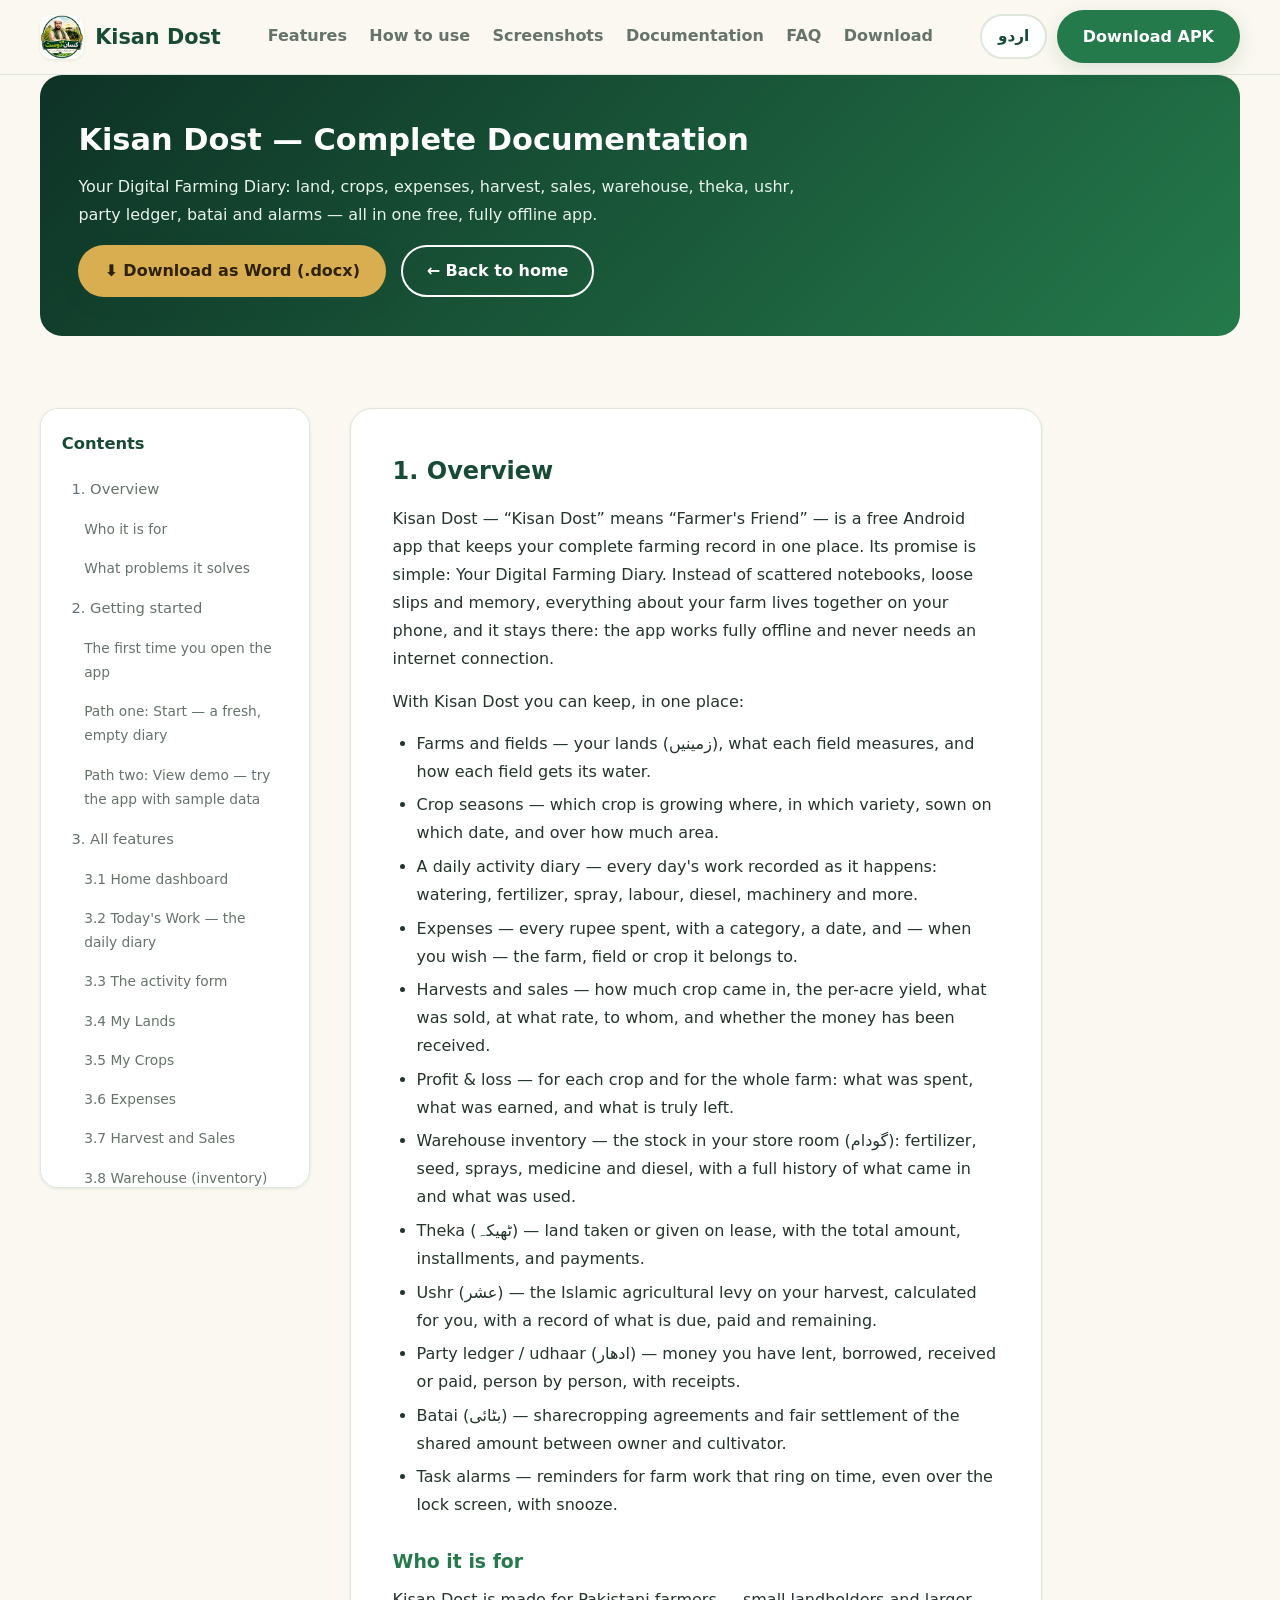
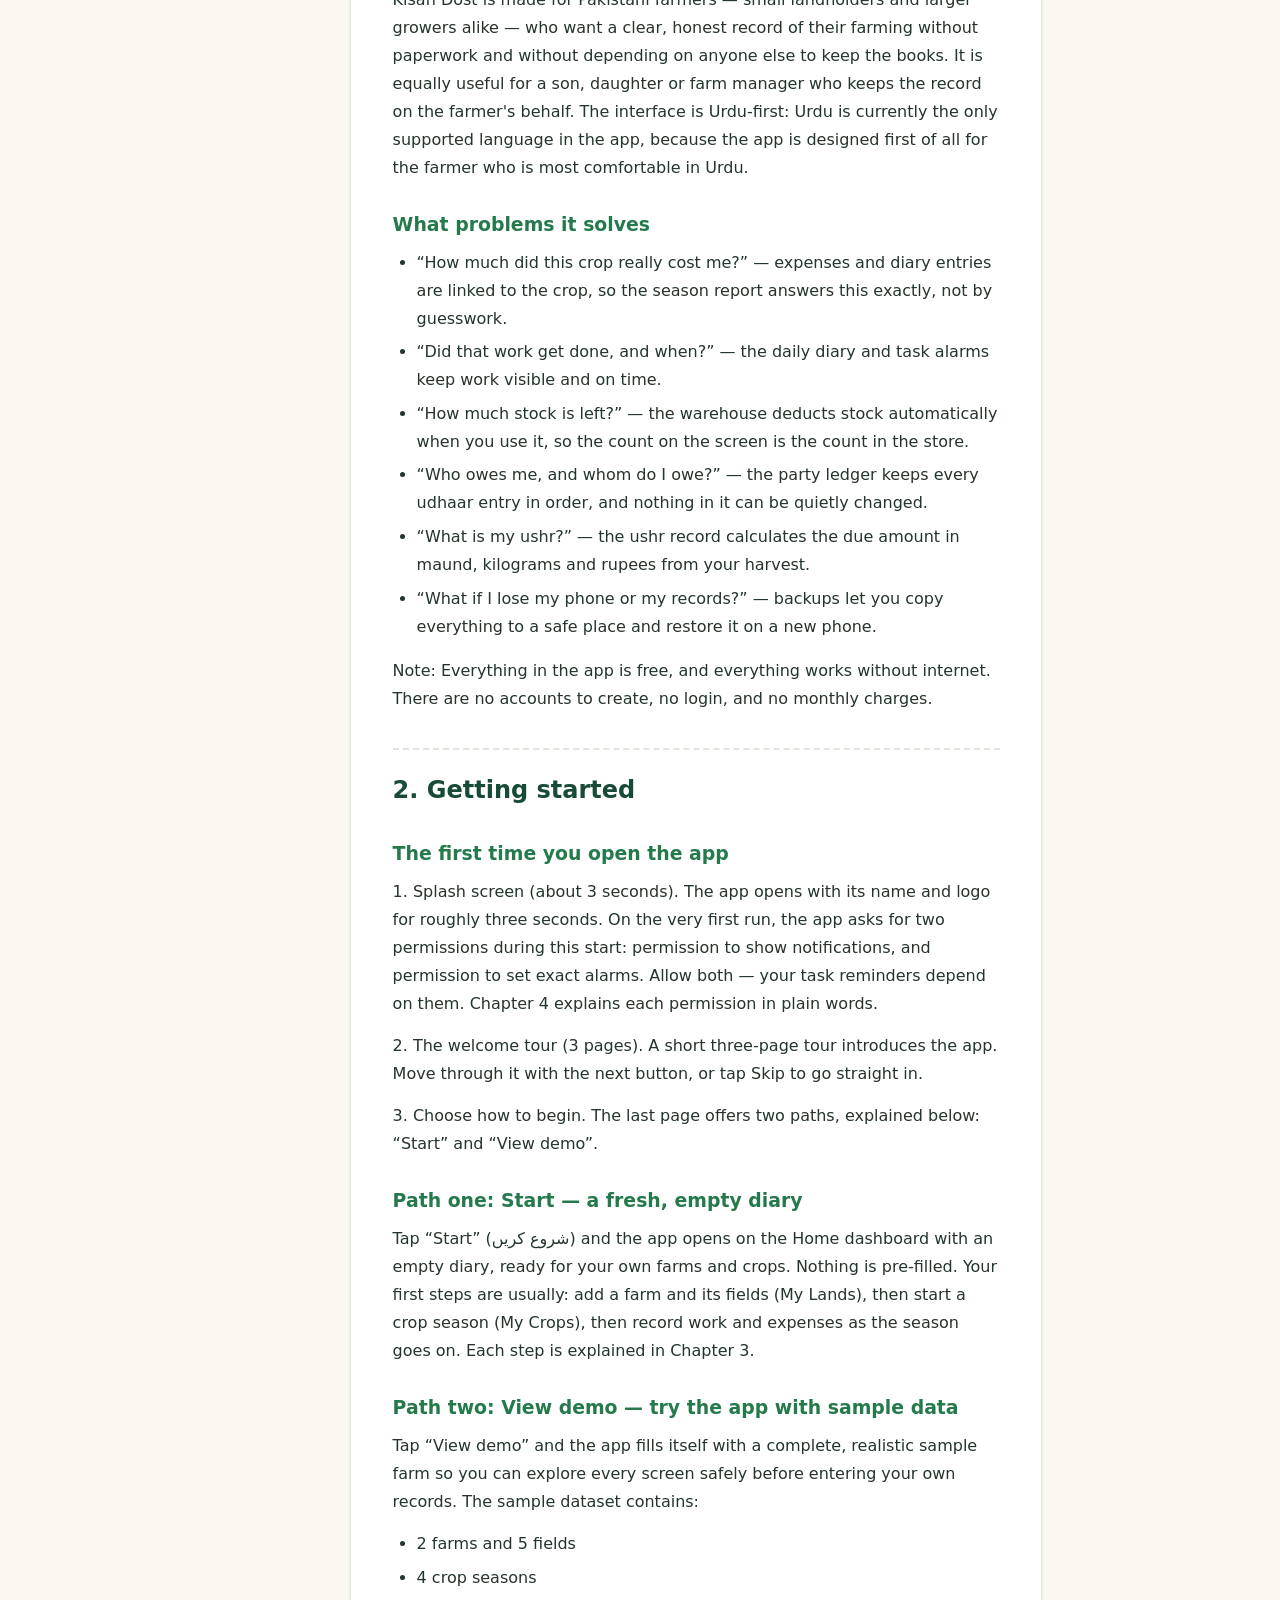
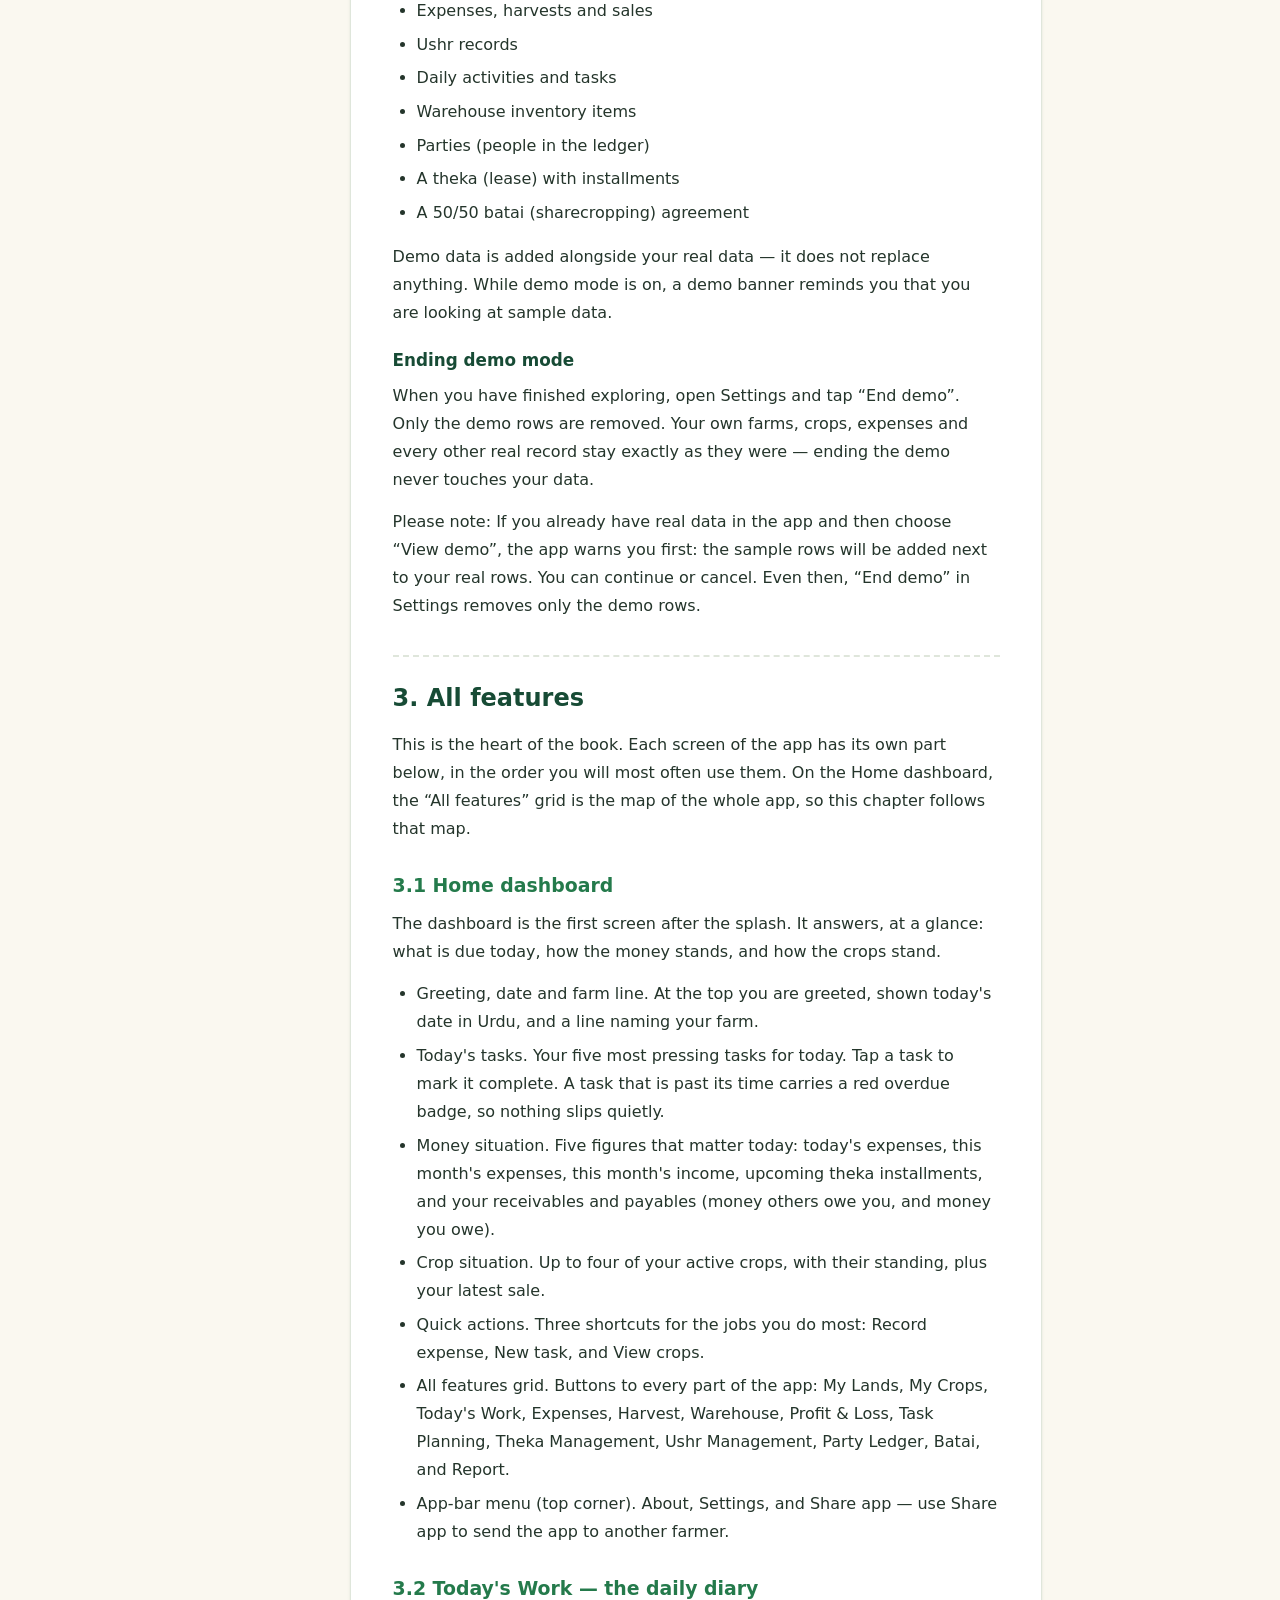
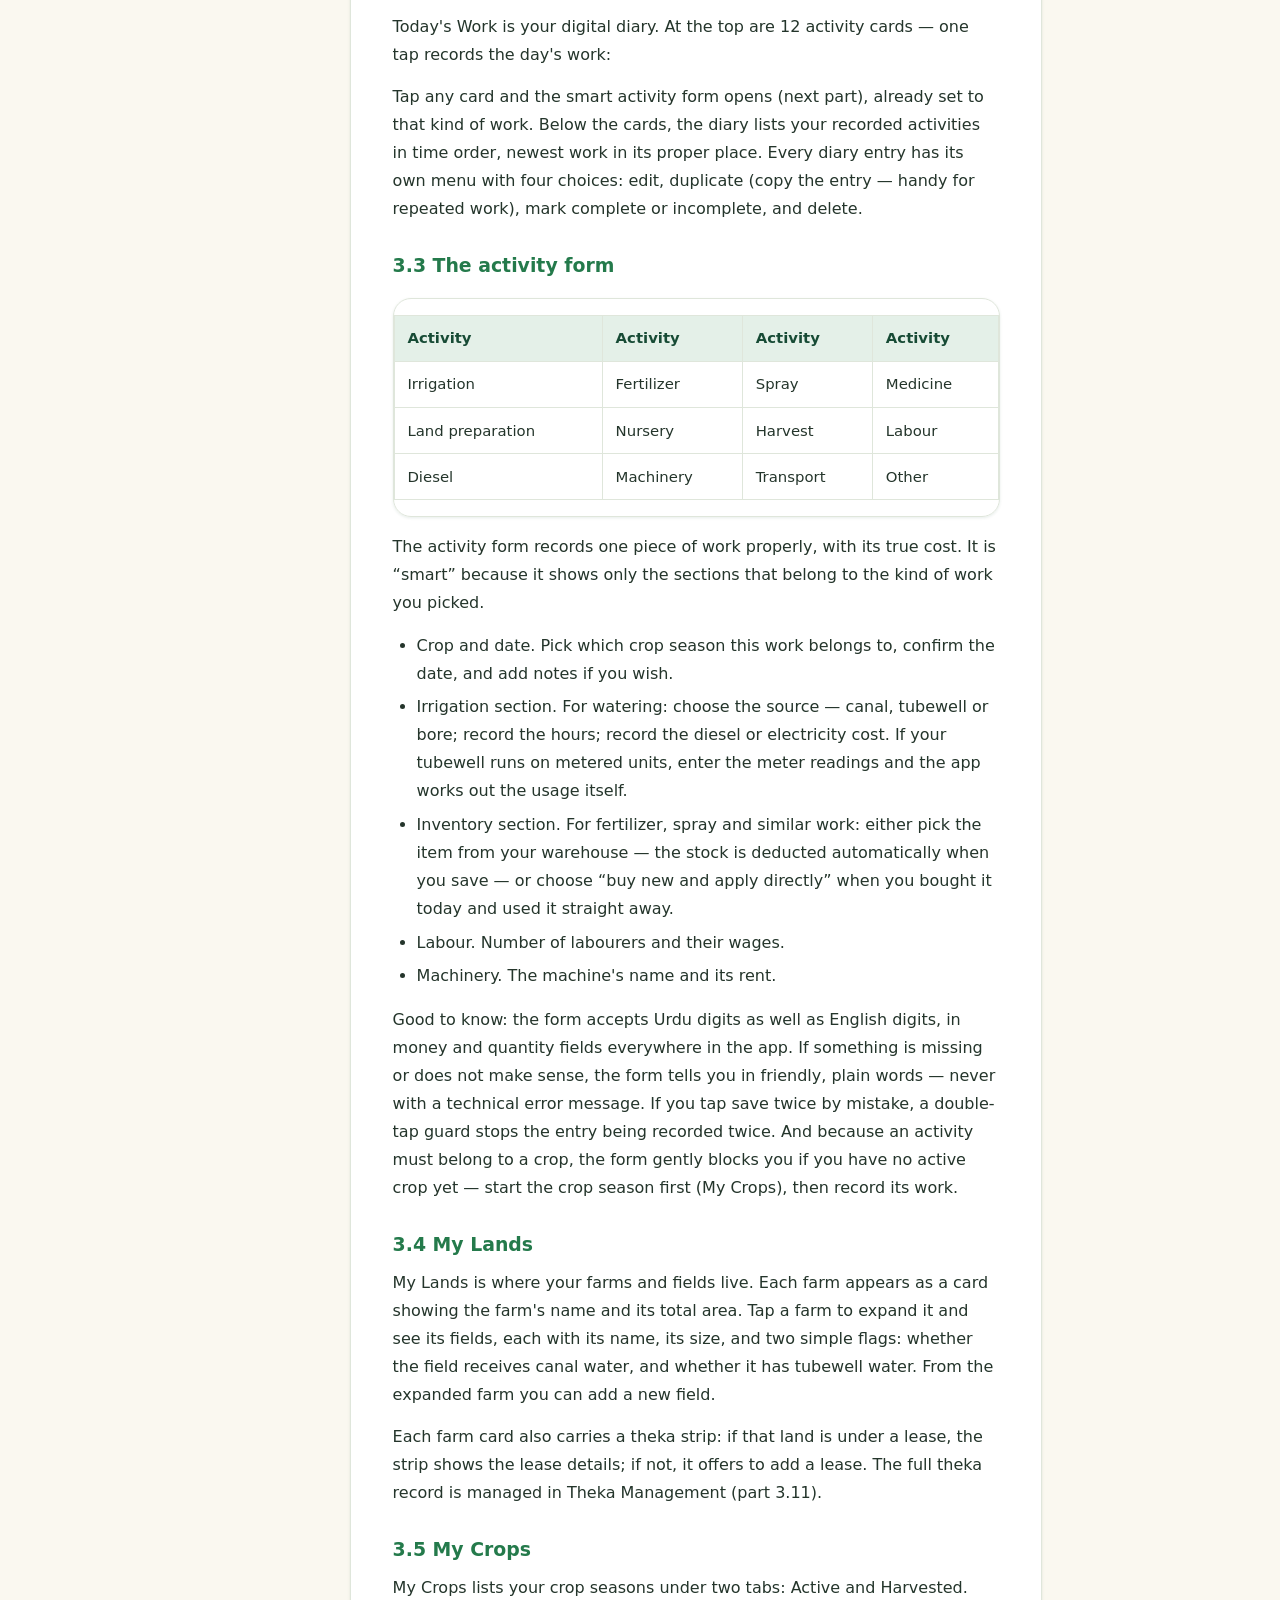
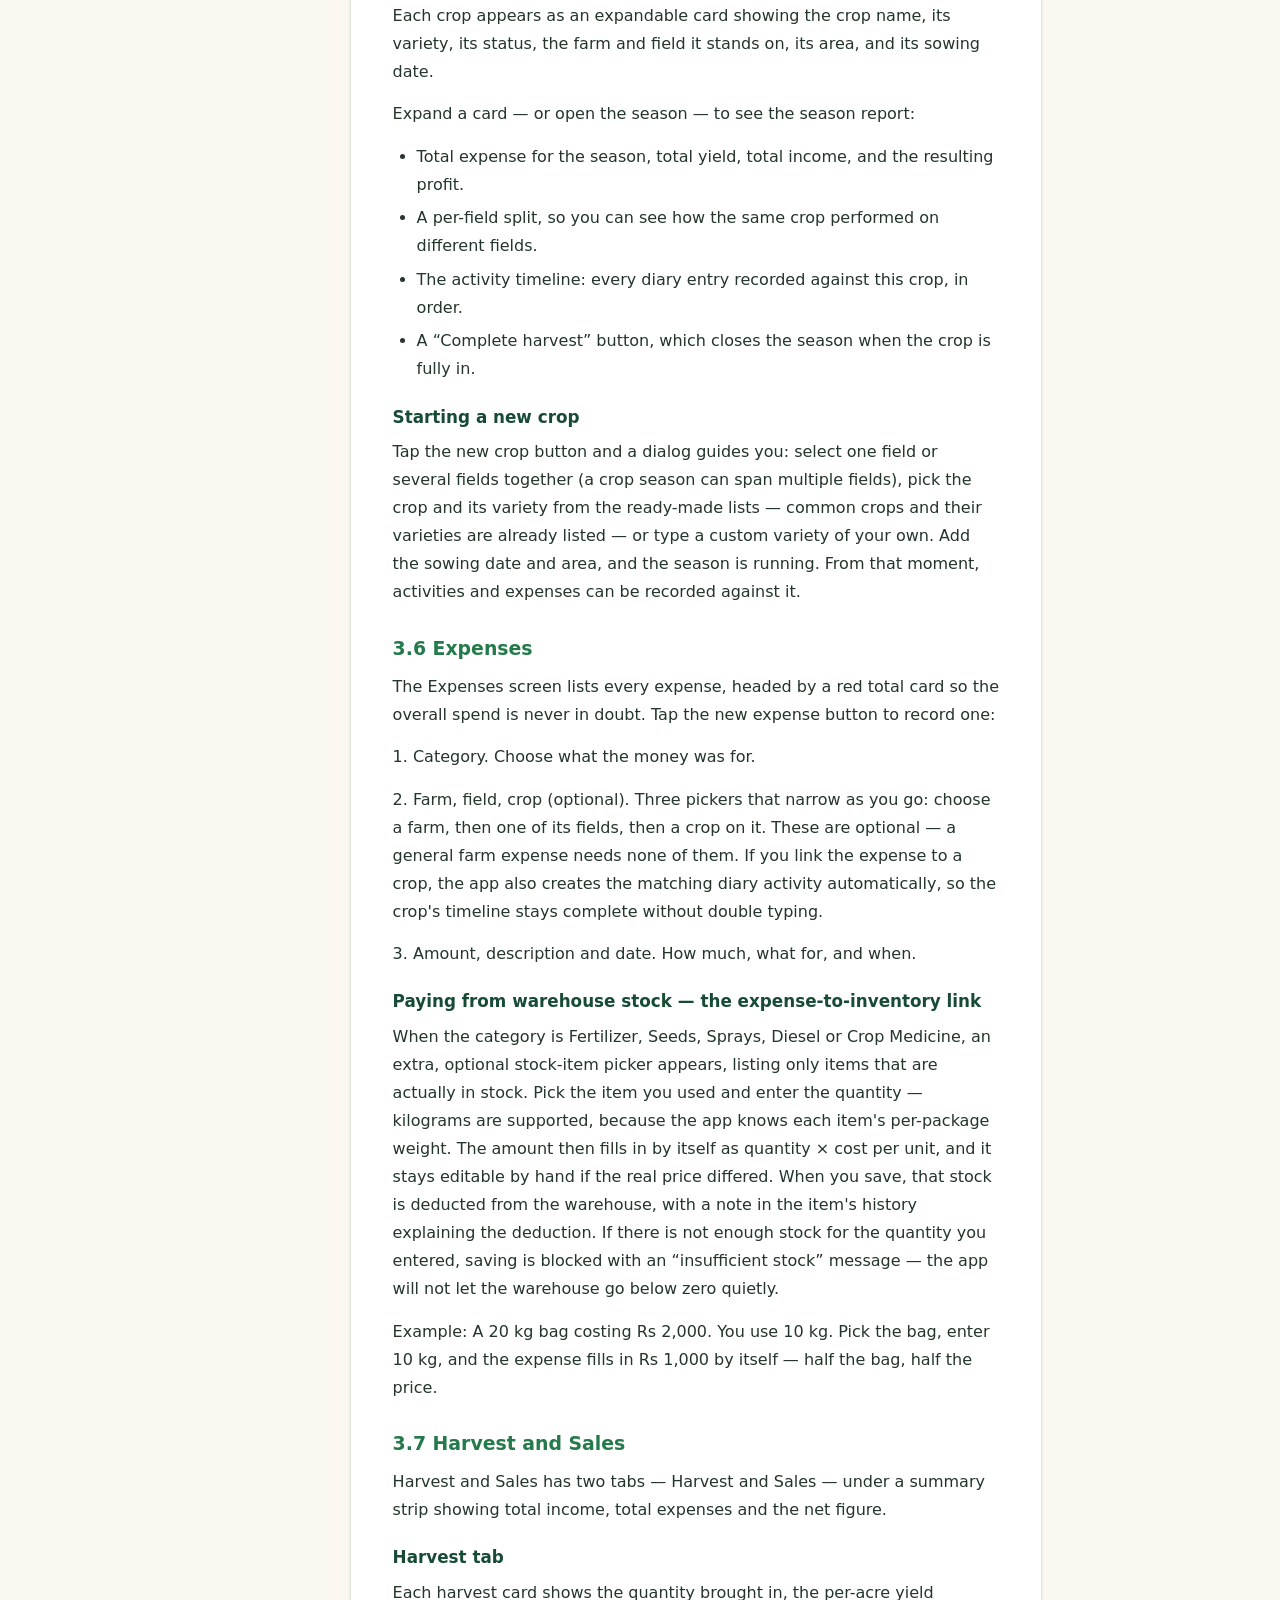
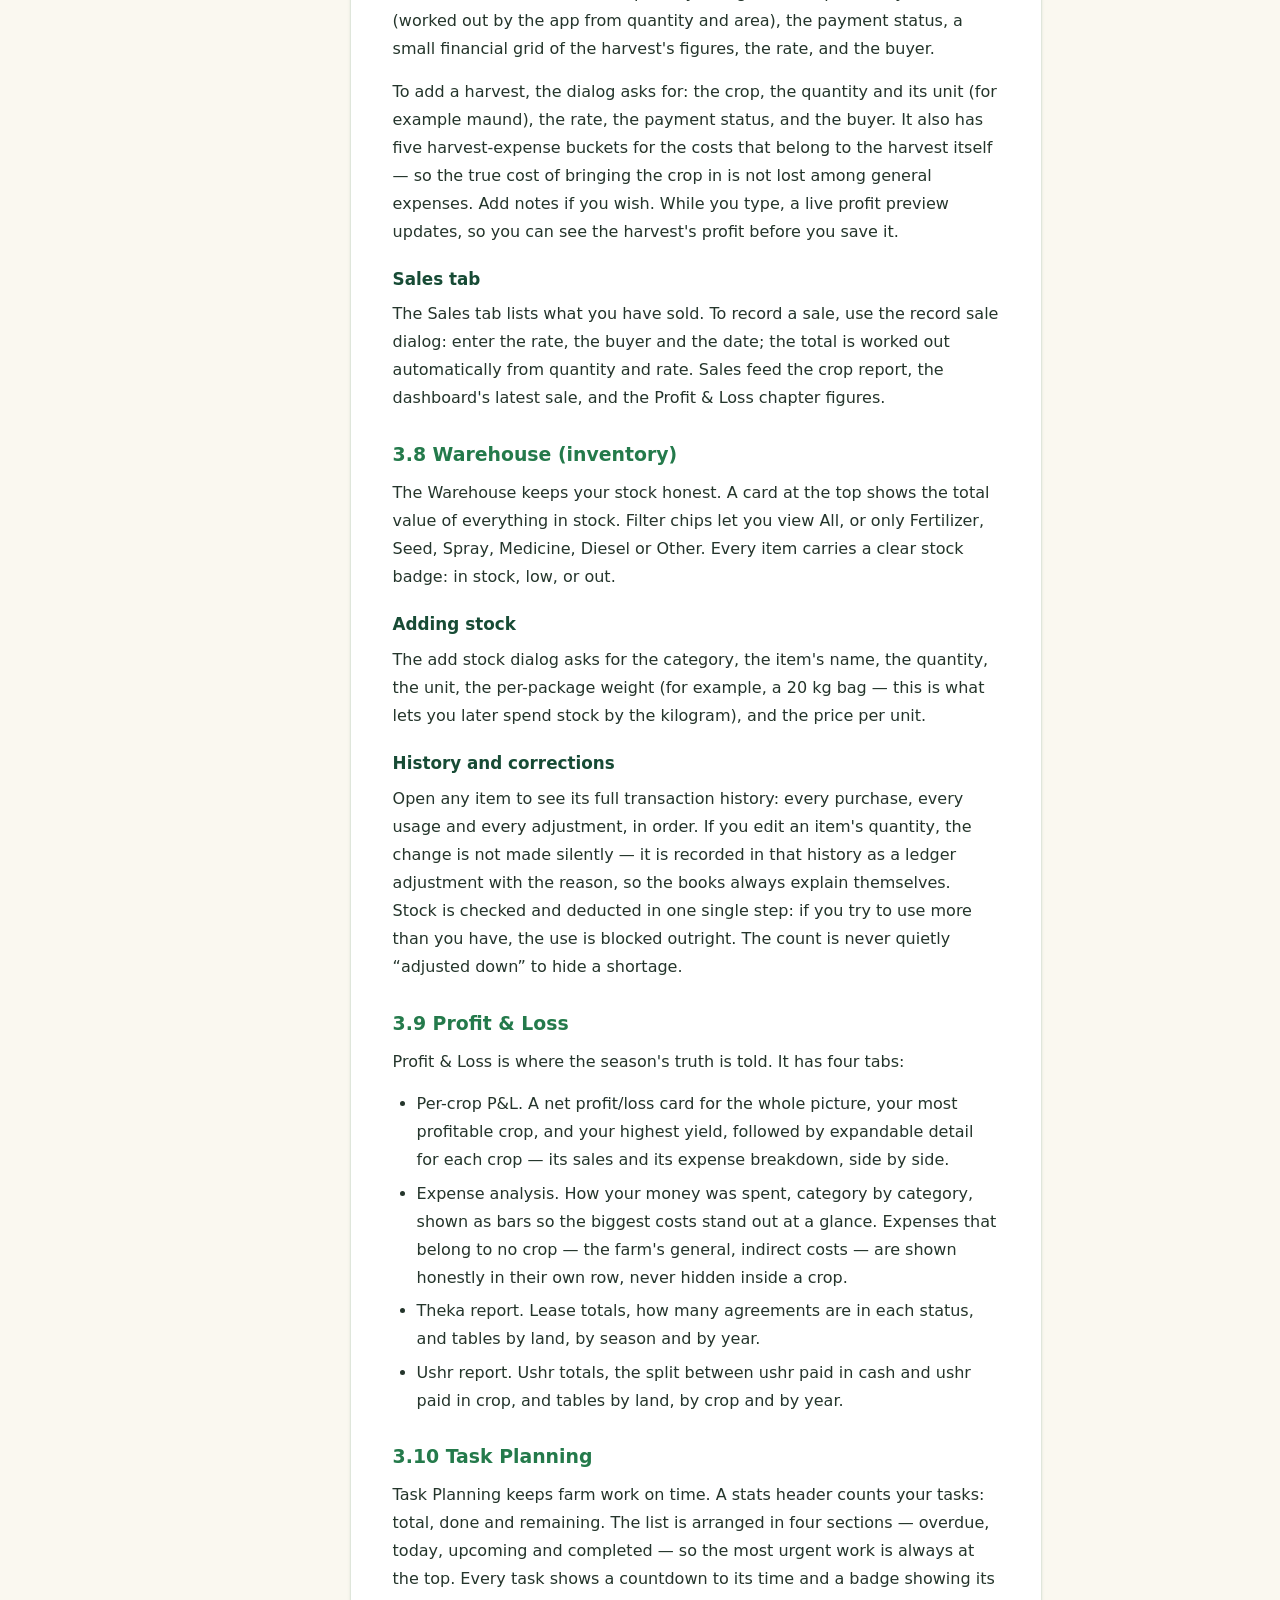
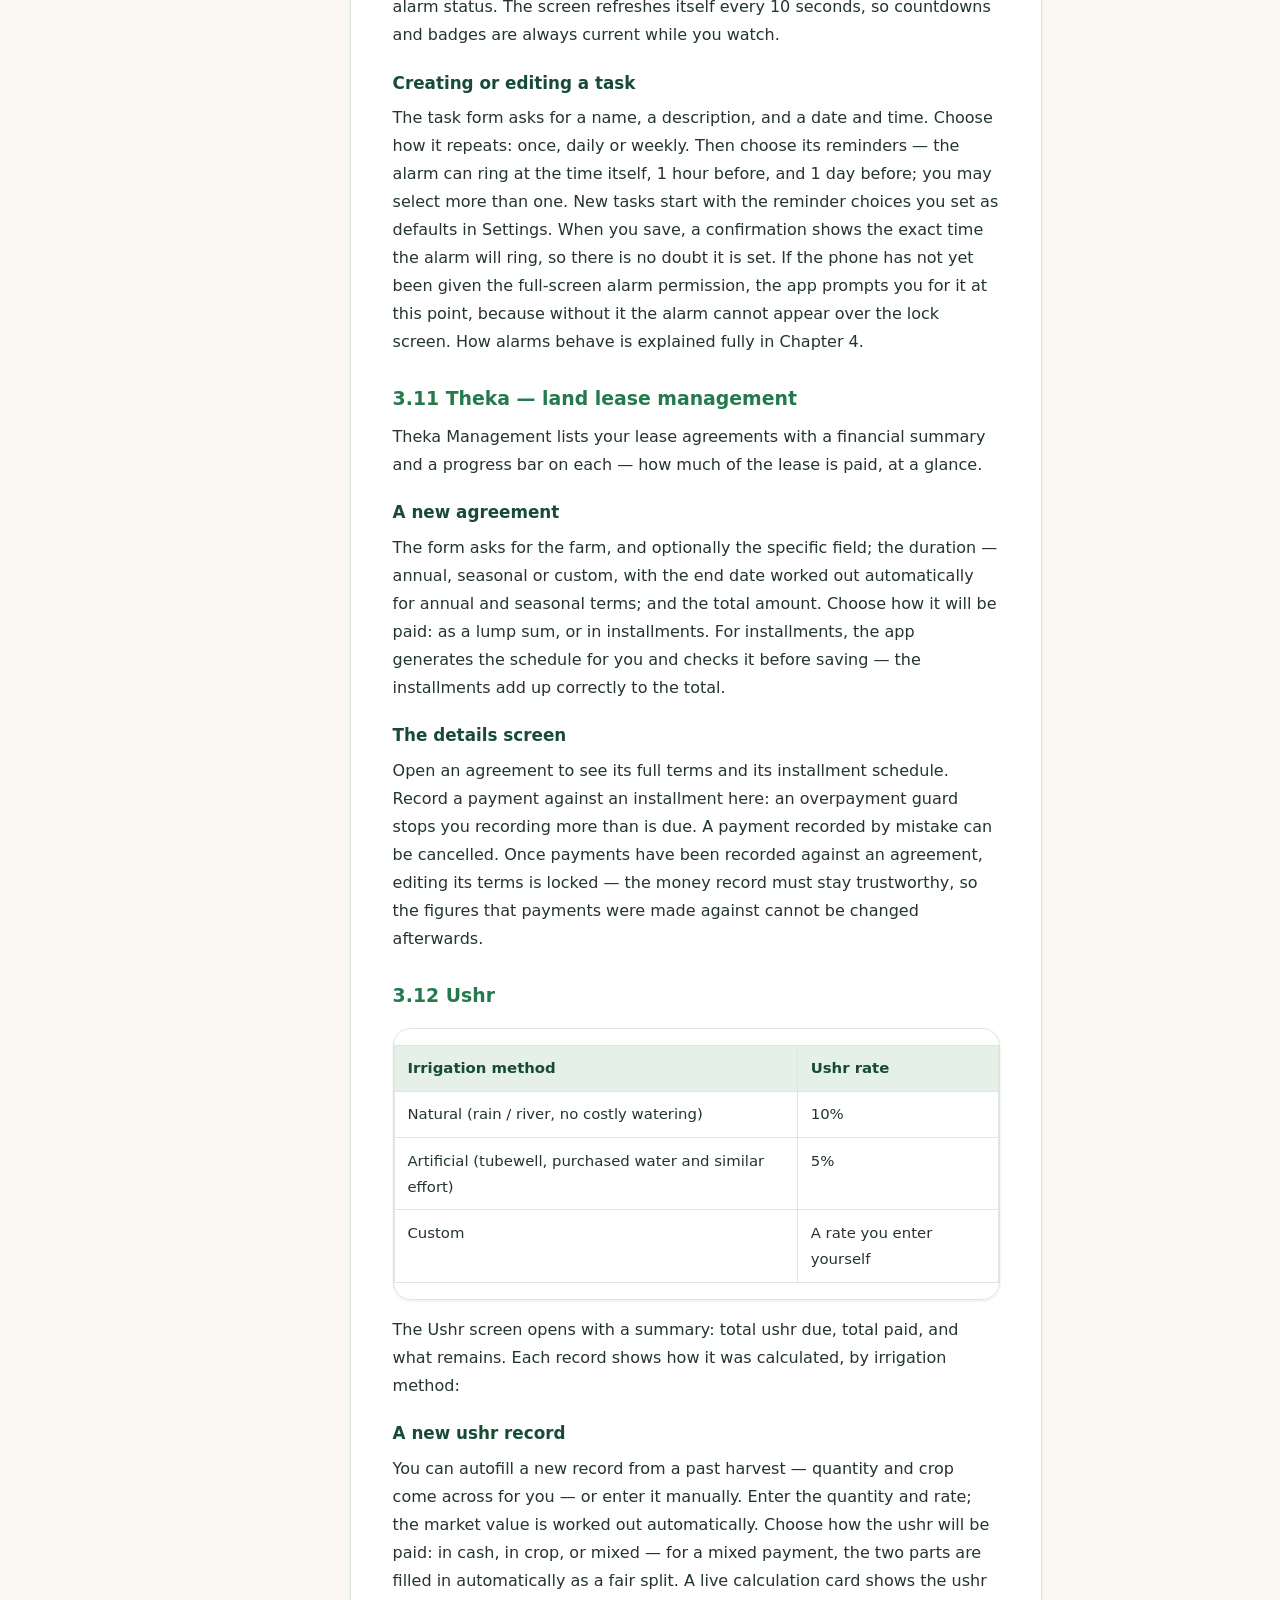
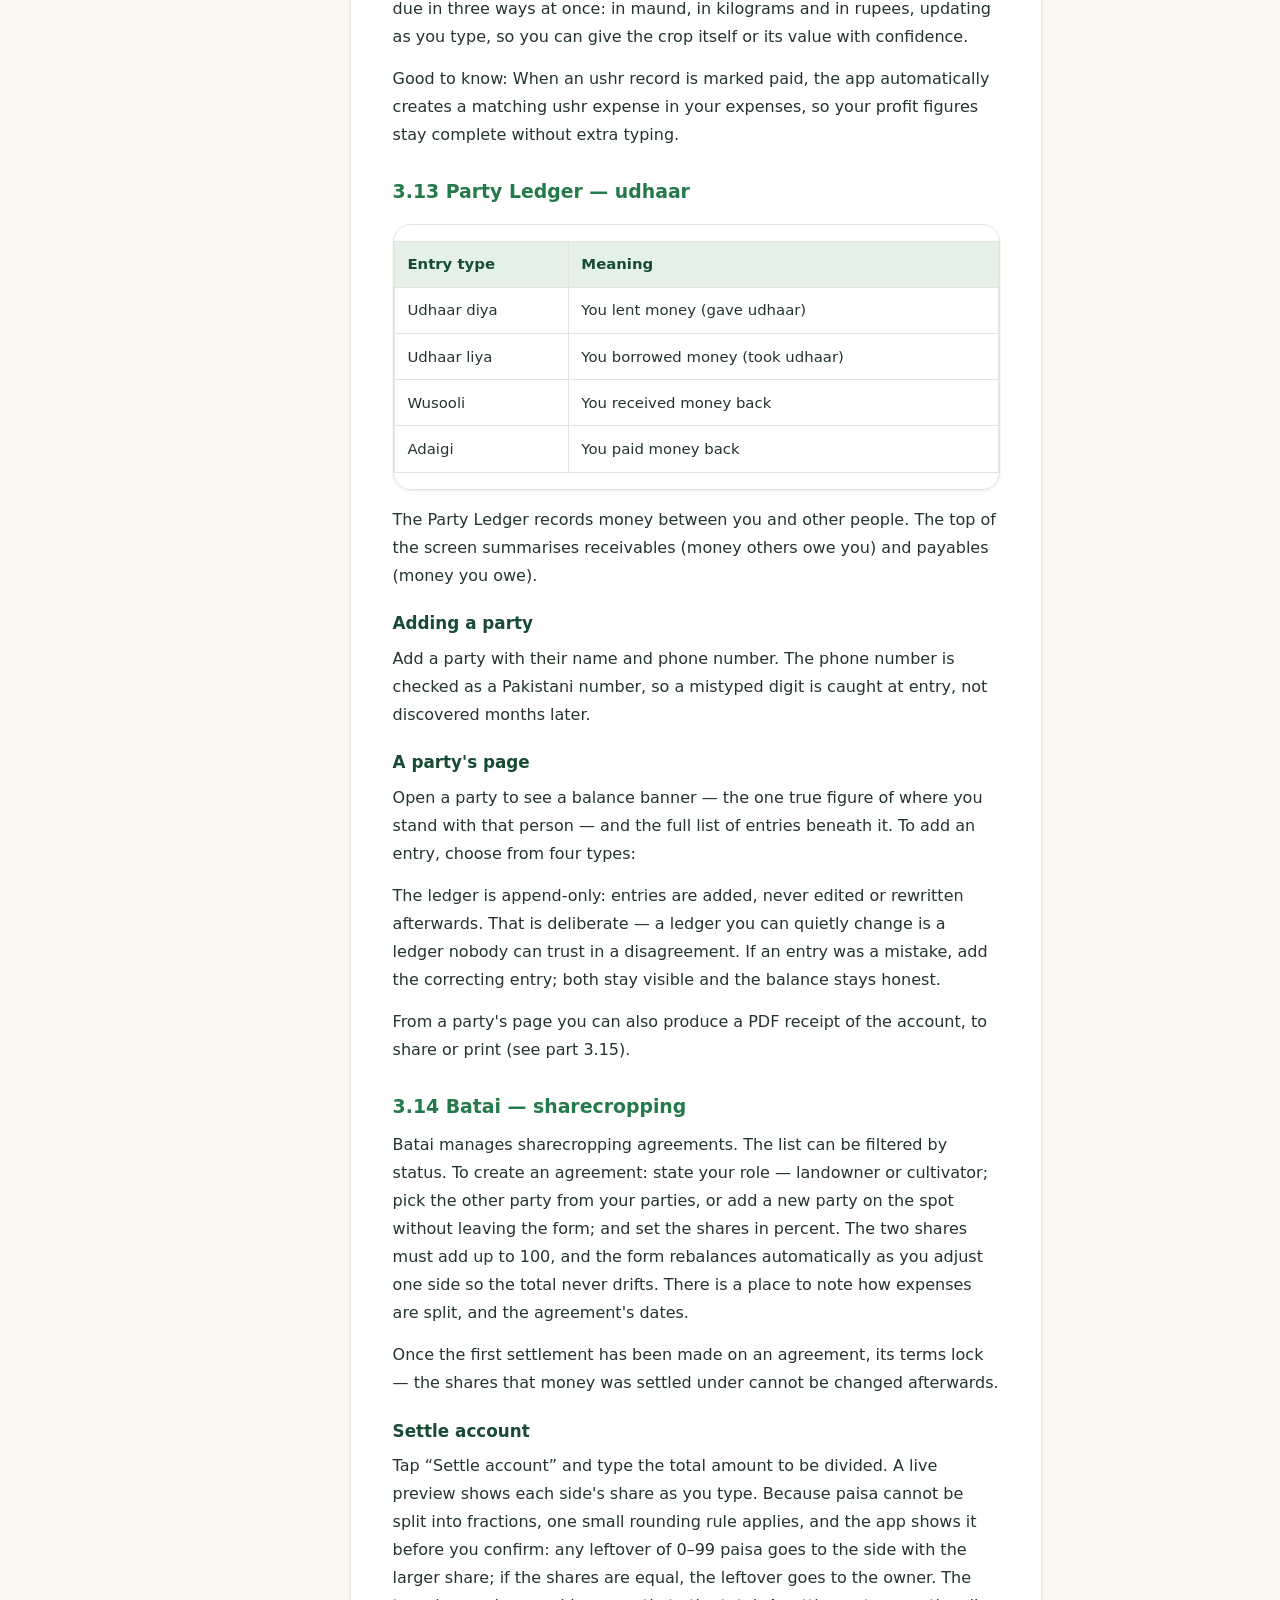
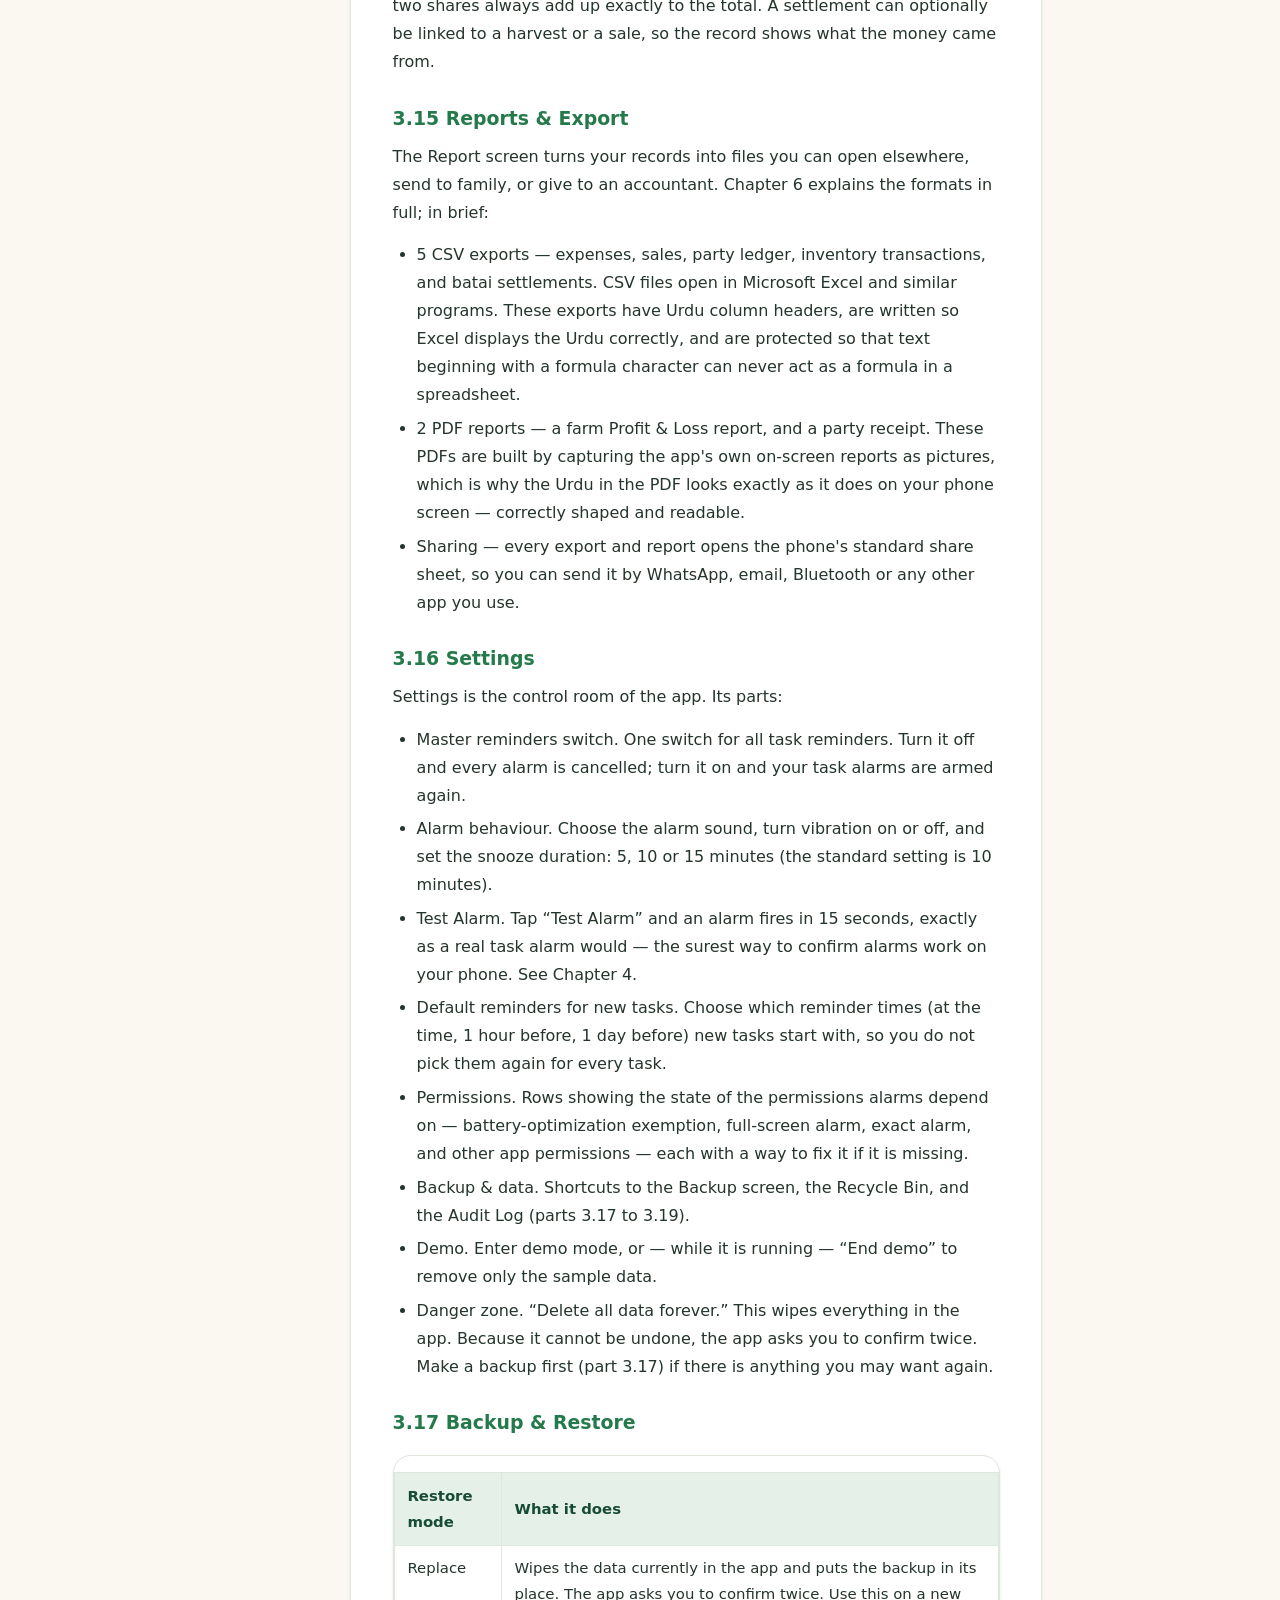
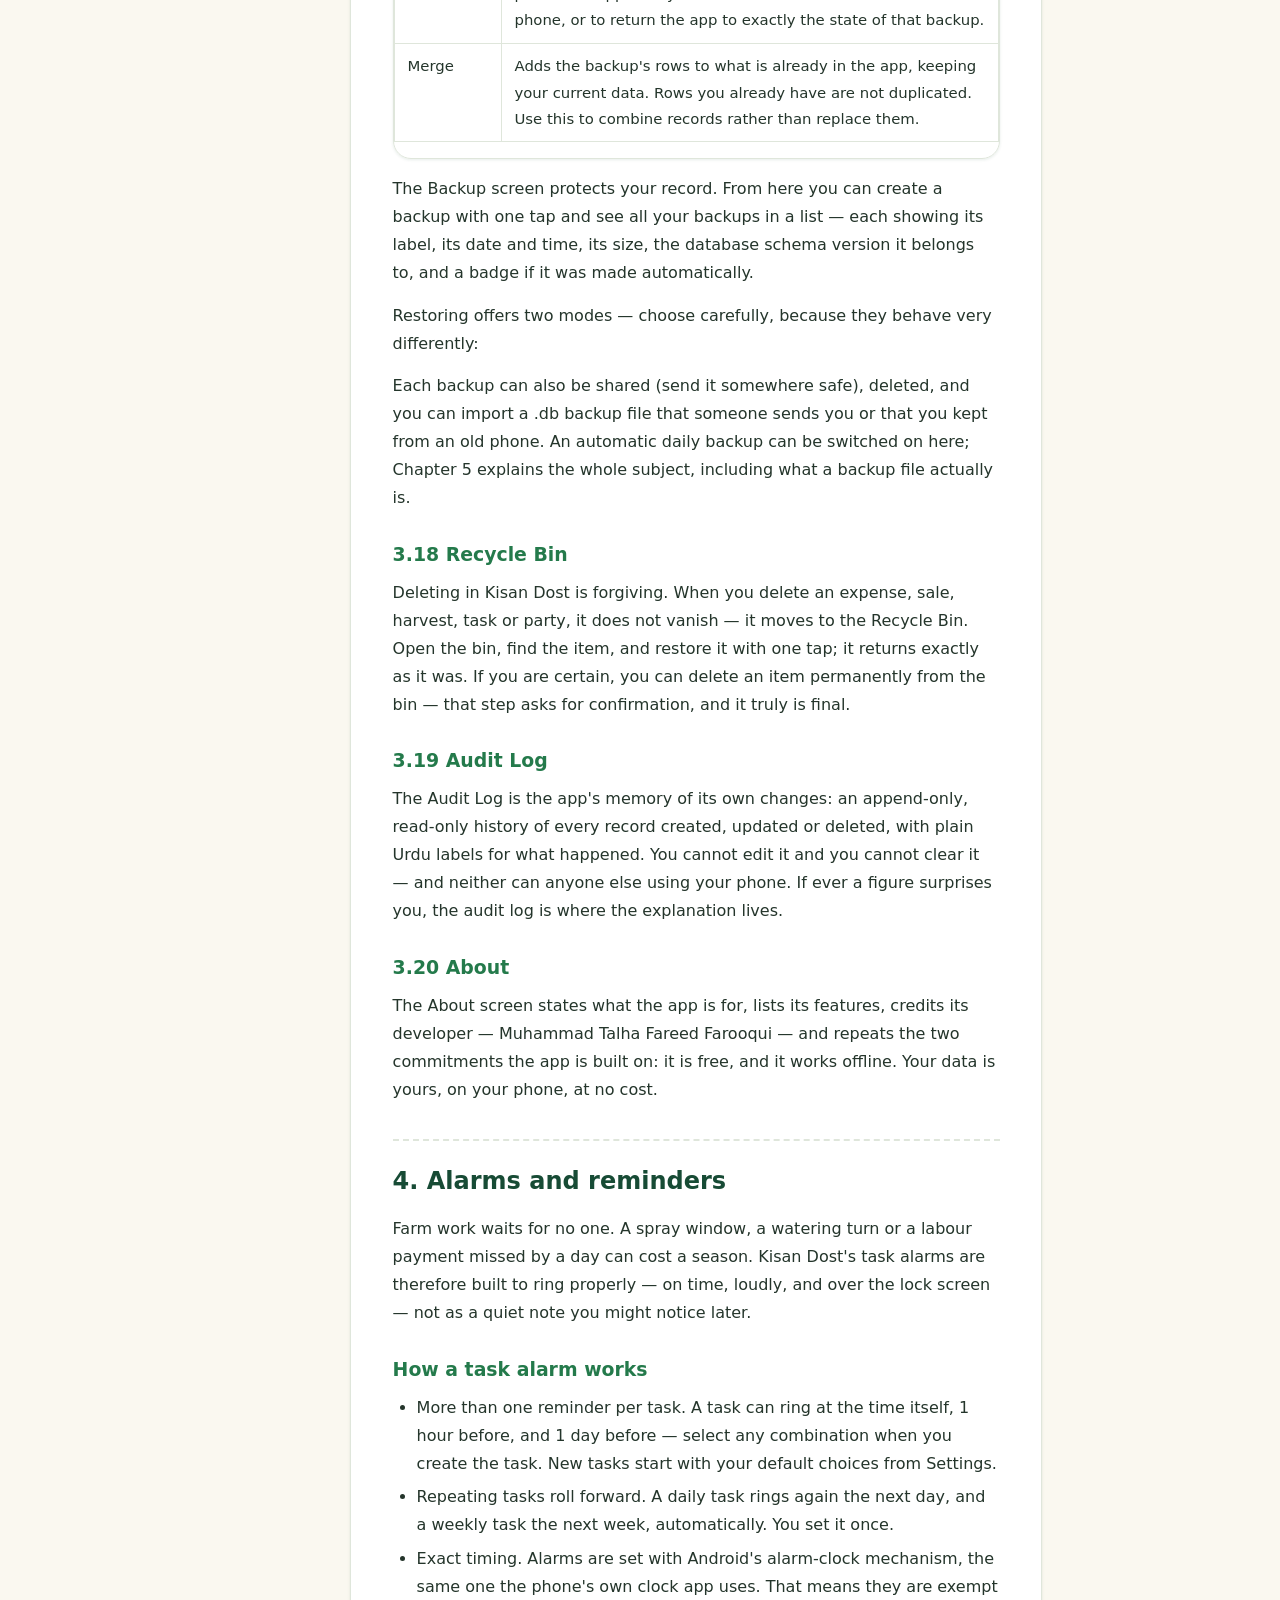
<file: docs/documentation.html>
<!DOCTYPE html>
<html lang="en" dir="ltr">
<head>
<meta charset="utf-8">
<meta name="viewport" content="width=device-width, initial-scale=1">
<title>Kisan Dost — Complete Documentation</title>
<meta name="description" content="Complete documentation for Kisan Dost — the free, offline-first digital farming diary for Pakistani farmers.">
<link rel="stylesheet" href="style.css">
<link rel="icon" href="assets/logo.png">
</head>
<body>
<a class="skip-link" href="#main">Skip to main content</a>
<nav class="nav"><div class="wrap nav-inner">
<a class="brand" href="en.html"><img src="assets/logo.png" alt="Kisan Dost logo">Kisan Dost</a>
<ul class="nav-links" id="navLinks">
<li><a href="en.html#features">Features</a></li>
<li><a href="en.html#how">How to use</a></li>
<li><a href="en.html#shots">Screenshots</a></li>
<li><a href="documentation.html">Documentation</a></li>
<li><a href="en.html#faq">FAQ</a></li>
<li><a href="https://drive.google.com/uc?id=1-fmmJZfvrJw-skmo5OJ-gBHITJm_ouy5&export=download">Download</a></li>
</ul>
<div class="nav-cta">
<a class="lang-toggle" href="dastavezat.html">اردو</a>
<a class="btn btn-primary" href="https://drive.google.com/uc?id=1-fmmJZfvrJw-skmo5OJ-gBHITJm_ouy5&export=download">Download APK</a>
<button class="burger" aria-label="Menu" aria-expanded="false" aria-controls="navLinks">☰</button>
</div></div></nav>
<div class="wrap">
<div class="doc-hero">
<h1>Kisan Dost — Complete Documentation</h1>
<p>Your Digital Farming Diary: land, crops, expenses, harvest, sales, warehouse, theka, ushr, party ledger, batai and alarms — all in one free, fully offline app.</p>
<a class="btn btn-gold" href="kisan-dost-documentation-english.docx" download>⬇ Download as Word (.docx)</a>
<a class="btn btn-outline" style="color:#fff;border-color:#fff;margin-inline-start:.6rem" href="en.html">← Back to home</a>
</div>
<main id="main"><div class="doc-layout">
<aside class="toc" aria-label="Contents"><h3>Contents</h3><ol><li class=""><a href="#sec-1">1. Overview</a></li><li class="sub"><a href="#sec-1-1">Who it is for</a></li><li class="sub"><a href="#sec-1-2">What problems it solves</a></li><li class=""><a href="#sec-2">2. Getting started</a></li><li class="sub"><a href="#sec-2-1">The first time you open the app</a></li><li class="sub"><a href="#sec-2-2">Path one: Start — a fresh, empty diary</a></li><li class="sub"><a href="#sec-2-3">Path two: View demo — try the app with sample data</a></li><li class=""><a href="#sec-3">3. All features</a></li><li class="sub"><a href="#sec-3-1">3.1 Home dashboard</a></li><li class="sub"><a href="#sec-3-2">3.2 Today's Work — the daily diary</a></li><li class="sub"><a href="#sec-3-3">3.3 The activity form</a></li><li class="sub"><a href="#sec-3-4">3.4 My Lands</a></li><li class="sub"><a href="#sec-3-5">3.5 My Crops</a></li><li class="sub"><a href="#sec-3-6">3.6 Expenses</a></li><li class="sub"><a href="#sec-3-7">3.7 Harvest and Sales</a></li><li class="sub"><a href="#sec-3-8">3.8 Warehouse (inventory)</a></li><li class="sub"><a href="#sec-3-9">3.9 Profit &amp; Loss</a></li><li class="sub"><a href="#sec-3-10">3.10 Task Planning</a></li><li class="sub"><a href="#sec-3-11">3.11 Theka — land lease management</a></li><li class="sub"><a href="#sec-3-12">3.12 Ushr</a></li><li class="sub"><a href="#sec-3-13">3.13 Party Ledger — udhaar</a></li><li class="sub"><a href="#sec-3-14">3.14 Batai — sharecropping</a></li><li class="sub"><a href="#sec-3-15">3.15 Reports &amp; Export</a></li><li class="sub"><a href="#sec-3-16">3.16 Settings</a></li><li class="sub"><a href="#sec-3-17">3.17 Backup &amp; Restore</a></li><li class="sub"><a href="#sec-3-18">3.18 Recycle Bin</a></li><li class="sub"><a href="#sec-3-19">3.19 Audit Log</a></li><li class="sub"><a href="#sec-3-20">3.20 About</a></li><li class=""><a href="#sec-4">4. Alarms and reminders</a></li><li class="sub"><a href="#sec-4-1">How a task alarm works</a></li><li class="sub"><a href="#sec-4-2">The permissions alarms need — in plain words</a></li><li class="sub"><a href="#sec-4-3">Checking your alarms: Test Alarm</a></li><li class=""><a href="#sec-5">5. Backup and restore</a></li><li class="sub"><a href="#sec-5-1">What a backup is</a></li><li class="sub"><a href="#sec-5-2">When to back up</a></li><li class="sub"><a href="#sec-5-3">Automatic daily backup</a></li><li class="sub"><a href="#sec-5-4">The two restore modes</a></li><li class="sub"><a href="#sec-5-5">Importing a backup file and moving to a new phone</a></li><li class=""><a href="#sec-6">6. Reports and export</a></li><li class="sub"><a href="#sec-6-1">What is a CSV file?</a></li><li class="sub"><a href="#sec-6-2">The five CSV exports</a></li><li class="sub"><a href="#sec-6-3">The two PDF reports</a></li><li class="sub"><a href="#sec-6-4">How to generate and share</a></li><li class=""><a href="#sec-7">7. Privacy and security</a></li><li class=""><a href="#sec-8">8. FAQ and troubleshooting</a></li><li class=""><a href="#sec-9">9. Technical overview</a></li><li class="sub"><a href="#sec-9-1">Platform and storage</a></li><li class="sub"><a href="#sec-9-2">The 19 tables</a></li><li class="sub"><a href="#sec-9-3">Key relationships</a></li><li class="sub"><a href="#sec-9-4">Money and quantities — exactness rules</a></li><li class="sub"><a href="#sec-9-5">Deletion, audit and integrity</a></li><li class="sub"><a href="#sec-9-6">Native Android alarm stack</a></li><li class="sub"><a href="#sec-9-7">PDF generation</a></li><li class="sub"><a href="#sec-9-8">Backup format</a></li><li class=""><a href="#sec-10">10. Version history</a></li></ol></aside>
<article class="doc-body"><h2 id="sec-1">1. Overview</h2>
<p>Kisan Dost — “Kisan Dost” means “Farmer's Friend” — is a free Android app that keeps your complete farming record in one place. Its promise is simple: Your Digital Farming Diary. Instead of scattered notebooks, loose slips and memory, everything about your farm lives together on your phone, and it stays there: the app works fully offline and never needs an internet connection.</p>
<p>With Kisan Dost you can keep, in one place:</p>
<ul><li>Farms and fields — your lands (زمینیں), what each field measures, and how each field gets its water.</li><li>Crop seasons — which crop is growing where, in which variety, sown on which date, and over how much area.</li><li>A daily activity diary — every day's work recorded as it happens: watering, fertilizer, spray, labour, diesel, machinery and more.</li><li>Expenses — every rupee spent, with a category, a date, and — when you wish — the farm, field or crop it belongs to.</li><li>Harvests and sales — how much crop came in, the per-acre yield, what was sold, at what rate, to whom, and whether the money has been received.</li><li>Profit &amp; loss — for each crop and for the whole farm: what was spent, what was earned, and what is truly left.</li><li>Warehouse inventory — the stock in your store room (گودام): fertilizer, seed, sprays, medicine and diesel, with a full history of what came in and what was used.</li><li>Theka (ٹھیکہ) — land taken or given on lease, with the total amount, installments, and payments.</li><li>Ushr (عشر) — the Islamic agricultural levy on your harvest, calculated for you, with a record of what is due, paid and remaining.</li><li>Party ledger / udhaar (ادھار) — money you have lent, borrowed, received or paid, person by person, with receipts.</li><li>Batai (بٹائی) — sharecropping agreements and fair settlement of the shared amount between owner and cultivator.</li><li>Task alarms — reminders for farm work that ring on time, even over the lock screen, with snooze.</li></ul>
<h3 id="sec-1-1">Who it is for</h3>
<p>Kisan Dost is made for Pakistani farmers — small landholders and larger growers alike — who want a clear, honest record of their farming without paperwork and without depending on anyone else to keep the books. It is equally useful for a son, daughter or farm manager who keeps the record on the farmer's behalf. The interface is Urdu-first: Urdu is currently the only supported language in the app, because the app is designed first of all for the farmer who is most comfortable in Urdu.</p>
<h3 id="sec-1-2">What problems it solves</h3>
<ul><li>“How much did this crop really cost me?” — expenses and diary entries are linked to the crop, so the season report answers this exactly, not by guesswork.</li><li>“Did that work get done, and when?” — the daily diary and task alarms keep work visible and on time.</li><li>“How much stock is left?” — the warehouse deducts stock automatically when you use it, so the count on the screen is the count in the store.</li><li>“Who owes me, and whom do I owe?” — the party ledger keeps every udhaar entry in order, and nothing in it can be quietly changed.</li><li>“What is my ushr?” — the ushr record calculates the due amount in maund, kilograms and rupees from your harvest.</li><li>“What if I lose my phone or my records?” — backups let you copy everything to a safe place and restore it on a new phone.</li></ul>
<p>Note: Everything in the app is free, and everything works without internet. There are no accounts to create, no login, and no monthly charges.</p>
<h2 id="sec-2">2. Getting started</h2>
<h3 id="sec-2-1">The first time you open the app</h3>
<p>1. Splash screen (about 3 seconds). The app opens with its name and logo for roughly three seconds. On the very first run, the app asks for two permissions during this start: permission to show notifications, and permission to set exact alarms. Allow both — your task reminders depend on them. Chapter 4 explains each permission in plain words.</p>
<p>2. The welcome tour (3 pages). A short three-page tour introduces the app. Move through it with the next button, or tap Skip to go straight in.</p>
<p>3. Choose how to begin. The last page offers two paths, explained below: “Start” and “View demo”.</p>
<h3 id="sec-2-2">Path one: Start — a fresh, empty diary</h3>
<p>Tap “Start” (شروع کریں) and the app opens on the Home dashboard with an empty diary, ready for your own farms and crops. Nothing is pre-filled. Your first steps are usually: add a farm and its fields (My Lands), then start a crop season (My Crops), then record work and expenses as the season goes on. Each step is explained in Chapter 3.</p>
<h3 id="sec-2-3">Path two: View demo — try the app with sample data</h3>
<p>Tap “View demo” and the app fills itself with a complete, realistic sample farm so you can explore every screen safely before entering your own records. The sample dataset contains:</p>
<ul><li>2 farms and 5 fields</li><li>4 crop seasons</li><li>Expenses, harvests and sales</li><li>Ushr records</li><li>Daily activities and tasks</li><li>Warehouse inventory items</li><li>Parties (people in the ledger)</li><li>A theka (lease) with installments</li><li>A 50/50 batai (sharecropping) agreement</li></ul>
<p>Demo data is added alongside your real data — it does not replace anything. While demo mode is on, a demo banner reminds you that you are looking at sample data.</p>
<h4>Ending demo mode</h4>
<p>When you have finished exploring, open Settings and tap “End demo”. Only the demo rows are removed. Your own farms, crops, expenses and every other real record stay exactly as they were — ending the demo never touches your data.</p>
<p>Please note: If you already have real data in the app and then choose “View demo”, the app warns you first: the sample rows will be added next to your real rows. You can continue or cancel. Even then, “End demo” in Settings removes only the demo rows.</p>
<h2 id="sec-3">3. All features</h2>
<p>This is the heart of the book. Each screen of the app has its own part below, in the order you will most often use them. On the Home dashboard, the “All features” grid is the map of the whole app, so this chapter follows that map.</p>
<h3 id="sec-3-1">3.1 Home dashboard</h3>
<p>The dashboard is the first screen after the splash. It answers, at a glance: what is due today, how the money stands, and how the crops stand.</p>
<ul><li>Greeting, date and farm line. At the top you are greeted, shown today's date in Urdu, and a line naming your farm.</li><li>Today's tasks. Your five most pressing tasks for today. Tap a task to mark it complete. A task that is past its time carries a red overdue badge, so nothing slips quietly.</li><li>Money situation. Five figures that matter today: today's expenses, this month's expenses, this month's income, upcoming theka installments, and your receivables and payables (money others owe you, and money you owe).</li><li>Crop situation. Up to four of your active crops, with their standing, plus your latest sale.</li><li>Quick actions. Three shortcuts for the jobs you do most: Record expense, New task, and View crops.</li><li>All features grid. Buttons to every part of the app: My Lands, My Crops, Today's Work, Expenses, Harvest, Warehouse, Profit &amp; Loss, Task Planning, Theka Management, Ushr Management, Party Ledger, Batai, and Report.</li><li>App-bar menu (top corner). About, Settings, and Share app — use Share app to send the app to another farmer.</li></ul>
<h3 id="sec-3-2">3.2 Today's Work — the daily diary</h3>
<p>Today's Work is your digital diary. At the top are 12 activity cards — one tap records the day's work:</p>
<p>Tap any card and the smart activity form opens (next part), already set to that kind of work. Below the cards, the diary lists your recorded activities in time order, newest work in its proper place. Every diary entry has its own menu with four choices: edit, duplicate (copy the entry — handy for repeated work), mark complete or incomplete, and delete.</p>
<h3 id="sec-3-3">3.3 The activity form</h3>
<div class="table-wrap"><table>
<tr><th>Activity</th><th>Activity</th><th>Activity</th><th>Activity</th></tr>
<tr><td>Irrigation</td><td>Fertilizer</td><td>Spray</td><td>Medicine</td></tr>
<tr><td>Land preparation</td><td>Nursery</td><td>Harvest</td><td>Labour</td></tr>
<tr><td>Diesel</td><td>Machinery</td><td>Transport</td><td>Other</td></tr>
</table></div>
<p>The activity form records one piece of work properly, with its true cost. It is “smart” because it shows only the sections that belong to the kind of work you picked.</p>
<ul><li>Crop and date. Pick which crop season this work belongs to, confirm the date, and add notes if you wish.</li><li>Irrigation section. For watering: choose the source — canal, tubewell or bore; record the hours; record the diesel or electricity cost. If your tubewell runs on metered units, enter the meter readings and the app works out the usage itself.</li><li>Inventory section. For fertilizer, spray and similar work: either pick the item from your warehouse — the stock is deducted automatically when you save — or choose “buy new and apply directly” when you bought it today and used it straight away.</li><li>Labour. Number of labourers and their wages.</li><li>Machinery. The machine's name and its rent.</li></ul>
<p>Good to know: the form accepts Urdu digits as well as English digits, in money and quantity fields everywhere in the app. If something is missing or does not make sense, the form tells you in friendly, plain words — never with a technical error message. If you tap save twice by mistake, a double-tap guard stops the entry being recorded twice. And because an activity must belong to a crop, the form gently blocks you if you have no active crop yet — start the crop season first (My Crops), then record its work.</p>
<h3 id="sec-3-4">3.4 My Lands</h3>
<p>My Lands is where your farms and fields live. Each farm appears as a card showing the farm's name and its total area. Tap a farm to expand it and see its fields, each with its name, its size, and two simple flags: whether the field receives canal water, and whether it has tubewell water. From the expanded farm you can add a new field.</p>
<p>Each farm card also carries a theka strip: if that land is under a lease, the strip shows the lease details; if not, it offers to add a lease. The full theka record is managed in Theka Management (part 3.11).</p>
<h3 id="sec-3-5">3.5 My Crops</h3>
<p>My Crops lists your crop seasons under two tabs: Active and Harvested. Each crop appears as an expandable card showing the crop name, its variety, its status, the farm and field it stands on, its area, and its sowing date.</p>
<p>Expand a card — or open the season — to see the season report:</p>
<ul><li>Total expense for the season, total yield, total income, and the resulting profit.</li><li>A per-field split, so you can see how the same crop performed on different fields.</li><li>The activity timeline: every diary entry recorded against this crop, in order.</li><li>A “Complete harvest” button, which closes the season when the crop is fully in.</li></ul>
<h4>Starting a new crop</h4>
<p>Tap the new crop button and a dialog guides you: select one field or several fields together (a crop season can span multiple fields), pick the crop and its variety from the ready-made lists — common crops and their varieties are already listed — or type a custom variety of your own. Add the sowing date and area, and the season is running. From that moment, activities and expenses can be recorded against it.</p>
<h3 id="sec-3-6">3.6 Expenses</h3>
<p>The Expenses screen lists every expense, headed by a red total card so the overall spend is never in doubt. Tap the new expense button to record one:</p>
<p>1. Category. Choose what the money was for.</p>
<p>2. Farm, field, crop (optional). Three pickers that narrow as you go: choose a farm, then one of its fields, then a crop on it. These are optional — a general farm expense needs none of them. If you link the expense to a crop, the app also creates the matching diary activity automatically, so the crop's timeline stays complete without double typing.</p>
<p>3. Amount, description and date. How much, what for, and when.</p>
<h4>Paying from warehouse stock — the expense-to-inventory link</h4>
<p>When the category is Fertilizer, Seeds, Sprays, Diesel or Crop Medicine, an extra, optional stock-item picker appears, listing only items that are actually in stock. Pick the item you used and enter the quantity — kilograms are supported, because the app knows each item's per-package weight. The amount then fills in by itself as quantity × cost per unit, and it stays editable by hand if the real price differed. When you save, that stock is deducted from the warehouse, with a note in the item's history explaining the deduction. If there is not enough stock for the quantity you entered, saving is blocked with an “insufficient stock” message — the app will not let the warehouse go below zero quietly.</p>
<p>Example: A 20 kg bag costing Rs 2,000. You use 10 kg. Pick the bag, enter 10 kg, and the expense fills in Rs 1,000 by itself — half the bag, half the price.</p>
<h3 id="sec-3-7">3.7 Harvest and Sales</h3>
<p>Harvest and Sales has two tabs — Harvest and Sales — under a summary strip showing total income, total expenses and the net figure.</p>
<h4>Harvest tab</h4>
<p>Each harvest card shows the quantity brought in, the per-acre yield (worked out by the app from quantity and area), the payment status, a small financial grid of the harvest's figures, the rate, and the buyer.</p>
<p>To add a harvest, the dialog asks for: the crop, the quantity and its unit (for example maund), the rate, the payment status, and the buyer. It also has five harvest-expense buckets for the costs that belong to the harvest itself — so the true cost of bringing the crop in is not lost among general expenses. Add notes if you wish. While you type, a live profit preview updates, so you can see the harvest's profit before you save it.</p>
<h4>Sales tab</h4>
<p>The Sales tab lists what you have sold. To record a sale, use the record sale dialog: enter the rate, the buyer and the date; the total is worked out automatically from quantity and rate. Sales feed the crop report, the dashboard's latest sale, and the Profit &amp; Loss chapter figures.</p>
<h3 id="sec-3-8">3.8 Warehouse (inventory)</h3>
<p>The Warehouse keeps your stock honest. A card at the top shows the total value of everything in stock. Filter chips let you view All, or only Fertilizer, Seed, Spray, Medicine, Diesel or Other. Every item carries a clear stock badge: in stock, low, or out.</p>
<h4>Adding stock</h4>
<p>The add stock dialog asks for the category, the item's name, the quantity, the unit, the per-package weight (for example, a 20 kg bag — this is what lets you later spend stock by the kilogram), and the price per unit.</p>
<h4>History and corrections</h4>
<p>Open any item to see its full transaction history: every purchase, every usage and every adjustment, in order. If you edit an item's quantity, the change is not made silently — it is recorded in that history as a ledger adjustment with the reason, so the books always explain themselves. Stock is checked and deducted in one single step: if you try to use more than you have, the use is blocked outright. The count is never quietly “adjusted down” to hide a shortage.</p>
<h3 id="sec-3-9">3.9 Profit &amp; Loss</h3>
<p>Profit &amp; Loss is where the season's truth is told. It has four tabs:</p>
<ul><li>Per-crop P&amp;L. A net profit/loss card for the whole picture, your most profitable crop, and your highest yield, followed by expandable detail for each crop — its sales and its expense breakdown, side by side.</li><li>Expense analysis. How your money was spent, category by category, shown as bars so the biggest costs stand out at a glance. Expenses that belong to no crop — the farm's general, indirect costs — are shown honestly in their own row, never hidden inside a crop.</li><li>Theka report. Lease totals, how many agreements are in each status, and tables by land, by season and by year.</li><li>Ushr report. Ushr totals, the split between ushr paid in cash and ushr paid in crop, and tables by land, by crop and by year.</li></ul>
<h3 id="sec-3-10">3.10 Task Planning</h3>
<p>Task Planning keeps farm work on time. A stats header counts your tasks: total, done and remaining. The list is arranged in four sections — overdue, today, upcoming and completed — so the most urgent work is always at the top. Every task shows a countdown to its time and a badge showing its alarm status. The screen refreshes itself every 10 seconds, so countdowns and badges are always current while you watch.</p>
<h4>Creating or editing a task</h4>
<p>The task form asks for a name, a description, and a date and time. Choose how it repeats: once, daily or weekly. Then choose its reminders — the alarm can ring at the time itself, 1 hour before, and 1 day before; you may select more than one. New tasks start with the reminder choices you set as defaults in Settings. When you save, a confirmation shows the exact time the alarm will ring, so there is no doubt it is set. If the phone has not yet been given the full-screen alarm permission, the app prompts you for it at this point, because without it the alarm cannot appear over the lock screen. How alarms behave is explained fully in Chapter 4.</p>
<h3 id="sec-3-11">3.11 Theka — land lease management</h3>
<p>Theka Management lists your lease agreements with a financial summary and a progress bar on each — how much of the lease is paid, at a glance.</p>
<h4>A new agreement</h4>
<p>The form asks for the farm, and optionally the specific field; the duration — annual, seasonal or custom, with the end date worked out automatically for annual and seasonal terms; and the total amount. Choose how it will be paid: as a lump sum, or in installments. For installments, the app generates the schedule for you and checks it before saving — the installments add up correctly to the total.</p>
<h4>The details screen</h4>
<p>Open an agreement to see its full terms and its installment schedule. Record a payment against an installment here: an overpayment guard stops you recording more than is due. A payment recorded by mistake can be cancelled. Once payments have been recorded against an agreement, editing its terms is locked — the money record must stay trustworthy, so the figures that payments were made against cannot be changed afterwards.</p>
<h3 id="sec-3-12">3.12 Ushr</h3>
<div class="table-wrap"><table>
<tr><th>Irrigation method</th><th>Ushr rate</th></tr>
<tr><td>Natural (rain / river, no costly watering)</td><td>10%</td></tr>
<tr><td>Artificial (tubewell, purchased water and similar effort)</td><td>5%</td></tr>
<tr><td>Custom</td><td>A rate you enter yourself</td></tr>
</table></div>
<p>The Ushr screen opens with a summary: total ushr due, total paid, and what remains. Each record shows how it was calculated, by irrigation method:</p>
<h4>A new ushr record</h4>
<p>You can autofill a new record from a past harvest — quantity and crop come across for you — or enter it manually. Enter the quantity and rate; the market value is worked out automatically. Choose how the ushr will be paid: in cash, in crop, or mixed — for a mixed payment, the two parts are filled in automatically as a fair split. A live calculation card shows the ushr due in three ways at once: in maund, in kilograms and in rupees, updating as you type, so you can give the crop itself or its value with confidence.</p>
<p>Good to know: When an ushr record is marked paid, the app automatically creates a matching ushr expense in your expenses, so your profit figures stay complete without extra typing.</p>
<h3 id="sec-3-13">3.13 Party Ledger — udhaar</h3>
<div class="table-wrap"><table>
<tr><th>Entry type</th><th>Meaning</th></tr>
<tr><td>Udhaar diya</td><td>You lent money (gave udhaar)</td></tr>
<tr><td>Udhaar liya</td><td>You borrowed money (took udhaar)</td></tr>
<tr><td>Wusooli</td><td>You received money back</td></tr>
<tr><td>Adaigi</td><td>You paid money back</td></tr>
</table></div>
<p>The Party Ledger records money between you and other people. The top of the screen summarises receivables (money others owe you) and payables (money you owe).</p>
<h4>Adding a party</h4>
<p>Add a party with their name and phone number. The phone number is checked as a Pakistani number, so a mistyped digit is caught at entry, not discovered months later.</p>
<h4>A party's page</h4>
<p>Open a party to see a balance banner — the one true figure of where you stand with that person — and the full list of entries beneath it. To add an entry, choose from four types:</p>
<p>The ledger is append-only: entries are added, never edited or rewritten afterwards. That is deliberate — a ledger you can quietly change is a ledger nobody can trust in a disagreement. If an entry was a mistake, add the correcting entry; both stay visible and the balance stays honest.</p>
<p>From a party's page you can also produce a PDF receipt of the account, to share or print (see part 3.15).</p>
<h3 id="sec-3-14">3.14 Batai — sharecropping</h3>
<p>Batai manages sharecropping agreements. The list can be filtered by status. To create an agreement: state your role — landowner or cultivator; pick the other party from your parties, or add a new party on the spot without leaving the form; and set the shares in percent. The two shares must add up to 100, and the form rebalances automatically as you adjust one side so the total never drifts. There is a place to note how expenses are split, and the agreement's dates.</p>
<p>Once the first settlement has been made on an agreement, its terms lock — the shares that money was settled under cannot be changed afterwards.</p>
<h4>Settle account</h4>
<p>Tap “Settle account” and type the total amount to be divided. A live preview shows each side's share as you type. Because paisa cannot be split into fractions, one small rounding rule applies, and the app shows it before you confirm: any leftover of 0–99 paisa goes to the side with the larger share; if the shares are equal, the leftover goes to the owner. The two shares always add up exactly to the total. A settlement can optionally be linked to a harvest or a sale, so the record shows what the money came from.</p>
<h3 id="sec-3-15">3.15 Reports &amp; Export</h3>
<p>The Report screen turns your records into files you can open elsewhere, send to family, or give to an accountant. Chapter 6 explains the formats in full; in brief:</p>
<ul><li>5 CSV exports — expenses, sales, party ledger, inventory transactions, and batai settlements. CSV files open in Microsoft Excel and similar programs. These exports have Urdu column headers, are written so Excel displays the Urdu correctly, and are protected so that text beginning with a formula character can never act as a formula in a spreadsheet.</li><li>2 PDF reports — a farm Profit &amp; Loss report, and a party receipt. These PDFs are built by capturing the app's own on-screen reports as pictures, which is why the Urdu in the PDF looks exactly as it does on your phone screen — correctly shaped and readable.</li><li>Sharing — every export and report opens the phone's standard share sheet, so you can send it by WhatsApp, email, Bluetooth or any other app you use.</li></ul>
<h3 id="sec-3-16">3.16 Settings</h3>
<p>Settings is the control room of the app. Its parts:</p>
<ul><li>Master reminders switch. One switch for all task reminders. Turn it off and every alarm is cancelled; turn it on and your task alarms are armed again.</li><li>Alarm behaviour. Choose the alarm sound, turn vibration on or off, and set the snooze duration: 5, 10 or 15 minutes (the standard setting is 10 minutes).</li><li>Test Alarm. Tap “Test Alarm” and an alarm fires in 15 seconds, exactly as a real task alarm would — the surest way to confirm alarms work on your phone. See Chapter 4.</li><li>Default reminders for new tasks. Choose which reminder times (at the time, 1 hour before, 1 day before) new tasks start with, so you do not pick them again for every task.</li><li>Permissions. Rows showing the state of the permissions alarms depend on — battery-optimization exemption, full-screen alarm, exact alarm, and other app permissions — each with a way to fix it if it is missing.</li><li>Backup &amp; data. Shortcuts to the Backup screen, the Recycle Bin, and the Audit Log (parts 3.17 to 3.19).</li><li>Demo. Enter demo mode, or — while it is running — “End demo” to remove only the sample data.</li><li>Danger zone. “Delete all data forever.” This wipes everything in the app. Because it cannot be undone, the app asks you to confirm twice. Make a backup first (part 3.17) if there is anything you may want again.</li></ul>
<h3 id="sec-3-17">3.17 Backup &amp; Restore</h3>
<div class="table-wrap"><table>
<tr><th>Restore mode</th><th>What it does</th></tr>
<tr><td>Replace</td><td>Wipes the data currently in the app and puts the backup in its place. The app asks you to confirm twice. Use this on a new phone, or to return the app to exactly the state of that backup.</td></tr>
<tr><td>Merge</td><td>Adds the backup's rows to what is already in the app, keeping your current data. Rows you already have are not duplicated. Use this to combine records rather than replace them.</td></tr>
</table></div>
<p>The Backup screen protects your record. From here you can create a backup with one tap and see all your backups in a list — each showing its label, its date and time, its size, the database schema version it belongs to, and a badge if it was made automatically.</p>
<p>Restoring offers two modes — choose carefully, because they behave very differently:</p>
<p>Each backup can also be shared (send it somewhere safe), deleted, and you can import a .db backup file that someone sends you or that you kept from an old phone. An automatic daily backup can be switched on here; Chapter 5 explains the whole subject, including what a backup file actually is.</p>
<h3 id="sec-3-18">3.18 Recycle Bin</h3>
<p>Deleting in Kisan Dost is forgiving. When you delete an expense, sale, harvest, task or party, it does not vanish — it moves to the Recycle Bin. Open the bin, find the item, and restore it with one tap; it returns exactly as it was. If you are certain, you can delete an item permanently from the bin — that step asks for confirmation, and it truly is final.</p>
<h3 id="sec-3-19">3.19 Audit Log</h3>
<p>The Audit Log is the app's memory of its own changes: an append-only, read-only history of every record created, updated or deleted, with plain Urdu labels for what happened. You cannot edit it and you cannot clear it — and neither can anyone else using your phone. If ever a figure surprises you, the audit log is where the explanation lives.</p>
<h3 id="sec-3-20">3.20 About</h3>
<p>The About screen states what the app is for, lists its features, credits its developer — Muhammad Talha Fareed Farooqui — and repeats the two commitments the app is built on: it is free, and it works offline. Your data is yours, on your phone, at no cost.</p>
<h2 id="sec-4">4. Alarms and reminders</h2>
<p>Farm work waits for no one. A spray window, a watering turn or a labour payment missed by a day can cost a season. Kisan Dost's task alarms are therefore built to ring properly — on time, loudly, and over the lock screen — not as a quiet note you might notice later.</p>
<h3 id="sec-4-1">How a task alarm works</h3>
<ul><li>More than one reminder per task. A task can ring at the time itself, 1 hour before, and 1 day before — select any combination when you create the task. New tasks start with your default choices from Settings.</li><li>Repeating tasks roll forward. A daily task rings again the next day, and a weekly task the next week, automatically. You set it once.</li><li>Exact timing. Alarms are set with Android's alarm-clock mechanism, the same one the phone's own clock app uses. That means they are exempt from Doze — Android's battery-saving sleep — and ring at the set minute even if the phone has been sitting untouched for hours.</li><li>Full-screen alarm. When an alarm rings, it takes over the screen even if the phone is locked, with three buttons: mark the task complete, dismiss the alarm, or snooze (rest for a few minutes, then ring again).</li><li>Snooze duration. Snooze lasts 5, 10 or 15 minutes — your choice in Settings; the standard setting is 10 minutes.</li><li>Notification actions. The notification that comes with the alarm also carries complete and snooze actions, so you can deal with the task without opening the app.</li><li>After a phone restart. Alarms re-arm themselves automatically when the phone restarts, as long as reminders are switched on in Settings. You never need to “restart” your reminders after switching the phone off and on.</li></ul>
<h3 id="sec-4-2">The permissions alarms need — in plain words</h3>
<div class="table-wrap"><table>
<tr><th>Permission</th><th>Why the app needs it</th></tr>
<tr><td>Notifications</td><td>So the alarm and its reminder messages can appear at all. Without this, Android hides them.</td></tr>
<tr><td>Exact alarms</td><td>So the alarm rings at the exact minute you set, rather than “sometime soon after”, which is how Android treats ordinary reminders to save battery.</td></tr>
<tr><td>Full-screen intent</td><td>So the ringing alarm can appear over the lock screen, where you will see it immediately, instead of hiding behind the lock.</td></tr>
<tr><td>Battery-optimization exemption</td><td>Many phones aggressively put apps to sleep to save battery, which can delay or swallow alarms. This exemption tells the phone: leave Kisan Dost's alarms alone.</td></tr>
</table></div>
<p>The app asks for the notification and exact-alarm permissions on its first start, shows the state of all of them in Settings with a way to fix each one, and prompts for the full-screen permission when you save a task without it.</p>
<h3 id="sec-4-3">Checking your alarms: Test Alarm</h3>
<p>In Settings, tap “Test Alarm”. An alarm fires 15 seconds later, with the full-screen display, sound, vibration and snooze exactly as a real task alarm behaves. If the test rings properly, your real alarms will too. If it does not, Chapter 8 walks through the four permissions to check.</p>
<h2 id="sec-5">5. Backup and restore</h2>
<h3 id="sec-5-1">What a backup is</h3>
<p>A backup is a complete copy of your Kisan Dost database — the single file, called kisan_dost.db, in which every farm, field, crop, expense, harvest, ledger entry and setting record of the app lives. Alongside the copy, the app writes a small information file (a “sidecar”) recording the app version, the database schema version, the date and time of the backup, and a SHA-256 checksum — a fingerprint of the file. When you restore, the app checks the file against its fingerprint first, so a damaged or incomplete backup file is caught before it can do harm.</p>
<p>Backup files are named clearly, like this: kisandost_backup_20261018_093015_v15.db — the name itself carries the date, the time and the schema version (v15).</p>
<h3 id="sec-5-2">When to back up</h3>
<ul><li>Before changing phones, and before sending a phone for repair.</li><li>At the end of each crop season, when the season's record is complete.</li><li>Before trying anything drastic, such as “Delete all data”.</li><li>Regularly in between — a backup takes a few seconds. The automatic daily backup (below) removes even this small effort.</li></ul>
<h3 id="sec-5-3">Automatic daily backup</h3>
<p>Switch on the automatic daily backup on the Backup screen and the app makes one backup each day by itself. It keeps the newest 10 automatic backups and removes the older ones, so backups never fill the phone. Automatic backups carry an “auto” badge in the backup list.</p>
<h3 id="sec-5-4">The two restore modes</h3>
<div class="table-wrap"><table>
<tr><th>Mode</th><th>Use it when</th></tr>
<tr><td>Replace — wipes current data (double confirmation)</td><td>You are setting up a new phone, or you want the app to become exactly what it was at the moment of that backup. Anything entered after the backup will be lost.</td></tr>
<tr><td>Merge — adds new rows, keeps current data</td><td>You want to bring records from a backup into the app without losing what is already here. Rows already present are not duplicated.</td></tr>
</table></div>
<h3 id="sec-5-5">Importing a backup file and moving to a new phone</h3>
<p>1. On the old phone, create a backup on the Backup screen.</p>
<p>2. Share that backup file to somewhere you can reach it from the new phone — for example, send it to yourself on WhatsApp, or copy it by cable or memory card. Keep both files together: the .db file and its small .json information file of the same name.</p>
<p>3. On the new phone, install Kisan Dost, open the Backup screen, and import the .db file.</p>
<p>4. Choose Replace (right for a fresh install) and confirm. Your whole farming record is now on the new phone.</p>
<p>Keep backups safe: Backups are checked with a checksum but are not encrypted. Anyone who obtains a backup file could open it. Keep backups in a safe place — your own WhatsApp “message yourself” chat, a private folder, or your own computer — and do not post them publicly. See Chapter 7.</p>
<h2 id="sec-6">6. Reports and export</h2>
<h3 id="sec-6-1">What is a CSV file?</h3>
<p>CSV stands for “comma-separated values”. In plain words, it is a simple table file: each line is one record, and the values are separated in a standard way. Its great virtue is that almost every spreadsheet program can open it — Microsoft Excel above all, but also free programs and phone apps. Open a Kisan Dost CSV in Excel and your farm records appear as a proper table you can sort, filter, print, or hand to an accountant.</p>
<p>Kisan Dost's CSV exports are prepared with care for exactly that use: the column headers are in Urdu, and the files begin with a small technical marker (called a UTF-8 BOM) whose only job is to make Excel display the Urdu correctly instead of as scrambled symbols. As a safety measure, any text that begins with a character a spreadsheet could mistake for a formula is neutralised on export, so your data can be opened safely anywhere.</p>
<h3 id="sec-6-2">The five CSV exports</h3>
<div class="table-wrap"><table>
<tr><th>Export</th><th>What each row is</th></tr>
<tr><td>Expenses</td><td>One expense per row, with its farm, field and crop shown by name</td></tr>
<tr><td>Sales</td><td>One sold harvest per row</td></tr>
<tr><td>Party ledger</td><td>Every ledger entry, followed by one balance row per party</td></tr>
<tr><td>Inventory transactions</td><td>Every stock movement — purchases, usage, adjustments</td></tr>
<tr><td>Batai settlements</td><td>Every sharecropping settlement, with the agreement it belongs to</td></tr>
</table></div>
<h3 id="sec-6-3">The two PDF reports</h3>
<ul><li>Farm Profit &amp; Loss report (PDF). Your farm's profit picture as a finished, printable document.</li><li>Party receipt (PDF). A receipt of a party's ledger account — generate it from the party's page or the Report screen when you settle or review an account with someone.</li></ul>
<p>Why do these PDFs always look right? Most apps rebuild a report as plain text for printing, which is exactly where Urdu letters often break apart or run the wrong way. Kisan Dost instead captures its own on-screen report — the same report you see in the app, drawn by the app — and places that picture into the PDF. The Urdu therefore prints exactly as it appears on your screen: joined, shaped and readable.</p>
<h3 id="sec-6-4">How to generate and share</h3>
<p>1. Open Report from the Home dashboard's “All features” grid.</p>
<p>2. Tap the export or report you want. The app prepares the file; for PDFs you will briefly see a “PDF is being prepared” message.</p>
<p>3. The phone's share sheet opens. Choose where the file goes — WhatsApp, email, Bluetooth, a printer app, or “Save to Files”.</p>
<h2 id="sec-7">7. Privacy and security</h2>
<p>Your farm record is your business — literally. Kisan Dost is built so that it stays your business.</p>
<ul><li>Fully offline — by construction. The app does not even ask Android for the internet permission. An app without that permission cannot connect to the internet at all, whatever it tries. Your data has no road out of your phone.</li><li>No accounts, no login. There is nothing to sign up for and no password to leak. Open the app and your diary is there.</li><li>No ads, no analytics. Nothing in the app watches how you use it, counts you, or reports on you. There are no advertisements.</li><li>All data stays on the device. Every record lives in the app's own private storage area on your phone, where other apps cannot read it.</li><li>The lock-screen alarm shows no finances. A ringing alarm displays the task, not your money. Someone who picks up your locked phone to silence an alarm cannot open your financial records from it.</li><li>Deletes are recoverable; changes are remembered. Deleted records wait in the Recycle Bin (part 3.18), and every create, change and delete is written to the read-only Audit Log (part 3.19). Nothing is quietly altered.</li></ul>
<p>An honest note: Backup files are protected by a checksum, which proves the file has not been damaged — but they are not encrypted, which means the data inside is not scrambled. Treat a backup file like a paper ledger: keep it somewhere safe and private. See Chapter 5.</p>
<h2 id="sec-8">8. FAQ and troubleshooting</h2>
<div class="doc-qa"><div class="q">My alarm did not ring. What should I check?</div><div class="a">Check the four alarm permissions: notifications, exact alarms, full-screen alarm, and the battery-optimization exemption. Settings shows each permission's state and offers a way to fix it. Then tap “Test Alarm” in Settings: if the test alarm rings in 15 seconds with the full-screen display, alarms are working. Also confirm the master reminders switch in Settings is on — when it is off, all alarms are cancelled by design. Chapter 4 explains each permission.</div></div>
<div class="doc-qa"><div class="q">How do I change the snooze duration?</div><div class="a">Open Settings and set snooze duration to 5, 10 or 15 minutes. The standard setting is 10 minutes. The new duration applies to alarms from then on.</div></div>
<div class="doc-qa"><div class="q">I deleted a record by accident. Can I get it back?</div><div class="a">Yes, in most cases. Expenses, sales, harvests, tasks and parties are not deleted immediately — they move to the Recycle Bin. Open Settings → Recycle Bin, find the item, and restore it with one tap. Only items you permanently delete from inside the Recycle Bin are gone for good.</div></div>
<div class="doc-qa"><div class="q">How do I move my data to a new phone?</div><div class="a">Create a backup on the old phone, share the backup file to the new phone, install Kisan Dost there, and import the file on the Backup screen using Replace. Chapter 5 gives the four steps in full.</div></div>
<div class="doc-qa"><div class="q">My warehouse stock looks wrong. How do I find the mistake?</div><div class="a">Open the item in the Warehouse and read its transaction history: every purchase, usage and adjustment is recorded, in order, with adjustments carrying their reason. Stock deducted by an activity or an expense appears there too. Compare the history with what physically happened — the point where the two disagree is the mistake, and you can correct the count with an adjustment, which will itself be recorded with a reason.</div></div>
<div class="doc-qa"><div class="q">Can I type amounts in Urdu digits?</div><div class="a">Yes. Money and quantity fields throughout the app accept Urdu digits (۰۱۲۳۴۵۶۷۸۹) as well as English digits (0123456789). Type whichever is natural to you.</div></div>
<div class="doc-qa"><div class="q">How do I end demo mode?</div><div class="a">Open Settings and tap “End demo”. Only the sample demo rows are removed; everything you entered yourself remains untouched.</div></div>
<div class="doc-qa"><div class="q">How do I protect myself against losing my records?</div><div class="a">Back up. Switch on the automatic daily backup on the Backup screen, and from time to time share a backup file somewhere off the phone — your own WhatsApp chat with yourself, email, or a computer. A backup on the same phone protects against mistakes; a backup off the phone also protects against losing the phone.</div></div>
<h2 id="sec-9">9. Technical overview</h2>
<p>This chapter is the developer reference. It stays accurate and plain, but it uses the terms a developer will look for. Readers who only use the app can safely skip it — nothing in the earlier chapters depends on it.</p>
<h3 id="sec-9-1">Platform and storage</h3>
<ul><li>Application: Flutter (Dart), single codebase, Android target; package com.talhagohar.kisandost; app version 1.0.7+8.</li><li>Database: SQLite, file kisan_dost.db, schema version 15, with 19 tables. Foreign keys are enforced.</li><li>Timezone: Asia/Karachi is set explicitly wherever times are computed and alarms are scheduled.</li><li>No network layer: the Android manifest declares no INTERNET permission; the app contains no accounts, ads or analytics components.</li></ul>
<h3 id="sec-9-2">The 19 tables</h3>
<p>farms, fields, crop_seasons, crop_season_fields, expenses, inventory, inventory_transactions, activities, harvests, ushr_records, sales, tasks, thekas, theka_installments, parties, party_ledger_entries, batai_agreements, batai_settlements, audit_log.</p>
<h3 id="sec-9-3">Key relationships</h3>
<ul><li>A farm has many fields. A field belongs to one farm.</li><li>A crop season stands on one or more fields: crop_seasons is linked to fields many-to-many through the crop_season_fields junction table, so one season can span several fields and reports can still split per field.</li><li>Activities, expenses and harvests attach to a crop season (expenses may also attach only to a farm or field, or to none). Sales are recorded against harvests.</li><li>A theka (lease) belongs to a farm and optionally a field, and has many theka_installments. A party has many party_ledger_entries. A batai_agreements row has many batai_settlements. An inventory item has many inventory_transactions — its ledger.</li></ul>
<h3 id="sec-9-4">Money and quantities — exactness rules</h3>
<ul><li>Money is integer paisa. All money is stored and computed as integer paisa (1 rupee = 100 paisa), never as floating point, so sums are exact. Parsing typed money rejects more than two decimal places rather than silently rounding.</li><li>Quantities are decimals, guarded. Quantities (weights, areas, hours) are decimals; NaN and Infinity values are rejected at the input boundary, so a corrupt quantity can never enter a total.</li><li>The one rounding rule. Batai settlement: each share is truncated to whole paisa; the leftover 0–99 paisa go to the larger share, ties to the owner — so shares always sum exactly to the total.</li><li>Stock is never negative by accident. Usage is an atomic check-and-decrement: the check and the deduction happen as one step, and overuse is refused rather than clamped.</li></ul>
<h3 id="sec-9-5">Deletion, audit and integrity</h3>
<ul><li>Soft delete on five tables: expenses, harvests, sales, tasks and parties carry a deleted-at marker. Deletes move rows to the Recycle Bin view; ordinary lists show only live rows; restore clears the marker.</li><li>Append-only audit log: every create, update and delete writes an audit_log entry. The log has no edit or clear function in the app.</li><li>Append-only party ledger: party entries are inserted, never updated in place.</li><li>Inventory edits are ledger adjustments: changing a stock quantity writes an inventory_transactions adjustment with a reason, rather than rewriting history.</li></ul>
<h3 id="sec-9-6">Native Android alarm stack</h3>
<p>Alarms are implemented natively (Kotlin) because they must survive process death and Doze. AlarmScheduler sets exact alarms through AlarmManager.setAlarmClock, which is exempt from Doze. AlarmReceiver receives the firing intent; AlarmService presents the ringing experience; AlarmActivity is the full-screen, show-when-locked alarm UI with complete, dismiss and snooze actions; BootReceiver re-arms all pending alarms after BOOT_COMPLETED (and package replacement), provided reminders are enabled. Flutter and the native side communicate over the method channel com.talhagohar.kisandost/share, which also serves the app's native sharing calls.</p>
<h3 id="sec-9-7">PDF generation</h3>
<p>PDF reports and receipts are produced by capturing the app's own report widgets as images and composing those images into the PDF. This guarantees that Urdu text in print is rendered by the same shaping and Nastaleeq display the user sees on screen, instead of being re-rendered by a PDF text engine with different shaping behaviour.</p>
<h3 id="sec-9-8">Backup format</h3>
<p>A backup is a byte copy of kisan_dost.db plus a JSON sidecar of the same name carrying appVersion, schemaVersion, createdAt, sha256 (the file's SHA-256 checksum) and label. Files are named kisandost_backup_&lt;yyyyMMdd_HHmmss&gt;_v&lt;schemaVersion&gt;.db. Restore verifies structure and, when a sidecar is present, the checksum before importing. Restore modes: Replace (wipe, then import) and Merge (import new rows only). Automatic daily backups keep the newest 10.</p>
<h2 id="sec-10">10. Version history</h2>
<p>Kisan Dost — version 1.0.7+8, package com.talhagohar.kisandost</p>
<div class="table-wrap"><table>
<tr><th>Item</th><th>Detail</th></tr>
<tr><td>App name</td><td>Kisan Dost</td></tr>
<tr><td>Tagline</td><td>Your Digital Farming Diary</td></tr>
<tr><td>Version covered</td><td>1.0.7+8</td></tr>
<tr><td>Package name</td><td>com.talhagohar.kisandost</td></tr>
<tr><td>Platform</td><td>Android phones</td></tr>
<tr><td>Price</td><td>Completely free</td></tr>
<tr><td>Internet needed?</td><td>No — the app works fully offline</td></tr>
<tr><td>App language</td><td>Urdu (currently the only supported language)</td></tr>
</table></div>
<div class="table-wrap"><table>
<tr><th>Version</th><th>What changed</th></tr>
<tr><td>1.0.0</td><td>Initial release — the complete digital farming diary: farms, fields, crops, activities, expenses, harvests, warehouse, theka, ushr, party ledger, batai, task alarms, backup and reports.</td></tr>
<tr><td>1.0.1</td><td>Post-audit hardening and stability wave — security, accounting and input-handling fixes from a full production audit, including CSV formula-injection protection and quantity validation.</td></tr>
<tr><td>1.0.2</td><td>Alarm diagnostics — the “Test Alarm” button, corrected permission-request timing, and a save confirmation showing the exact alarm time.</td></tr>
<tr><td>1.0.3</td><td>Snooze fix — the chosen snooze duration (5/10/15 minutes) is now honoured correctly, with the lock-screen alarm permission prompt fixed alongside it.</td></tr>
<tr><td>1.0.4</td><td>Lock-screen alarm fix — the alarm service now reliably reaches the full-screen alarm on a sleeping, locked device. Confirmed by the user: “Alarm is working now.”</td></tr>
<tr><td>1.0.5</td><td>Rich demo data — the demo mode sample farm was expanded to cover every screen of the app.</td></tr>
<tr><td>1.0.6</td><td>Expense-to-inventory link — on the expense form you can pick a warehouse stock item; the cost fills in automatically from quantity and price, and the stock is deducted when the expense is saved.</td></tr>
<tr><td>1.0.7</td><td>Reliability and correctness — demo-mode data-loss risk eliminated, ushr/batai/ledger fixes, encrypted backups, lock-screen privacy.</td></tr>
</table></div>
</article>
</div></main></div>
<footer><div class="wrap">
<div class="foot-grid">
<div><h4>Kisan Dost</h4><p style="font-size:.95rem">Your Digital Farming Diary — free, fully offline, in simple Urdu.</p></div>
<div><h4>Links</h4><a href="en.html">Home</a><a href="https://github.com/TalhaGoharWeb/KisanDost">GitHub repository</a><a href="https://drive.google.com/uc?id=1-fmmJZfvrJw-skmo5OJ-gBHITJm_ouy5&export=download">Download APK (v1.0.7)</a></div>
<div><h4>Documents</h4><a href="documentation.html">Complete documentation (English)</a><a href="dastavezat.html">مکمل دستاویز (اردو)</a></div>
</div>
<div class="foot-bottom"><span>Developer: Muhammad Talha Farid Farooqi</span><span>Fully offline • No internet • Free</span></div>
</div></footer>
<script src="site.js"></script>
</body></html>
</file>
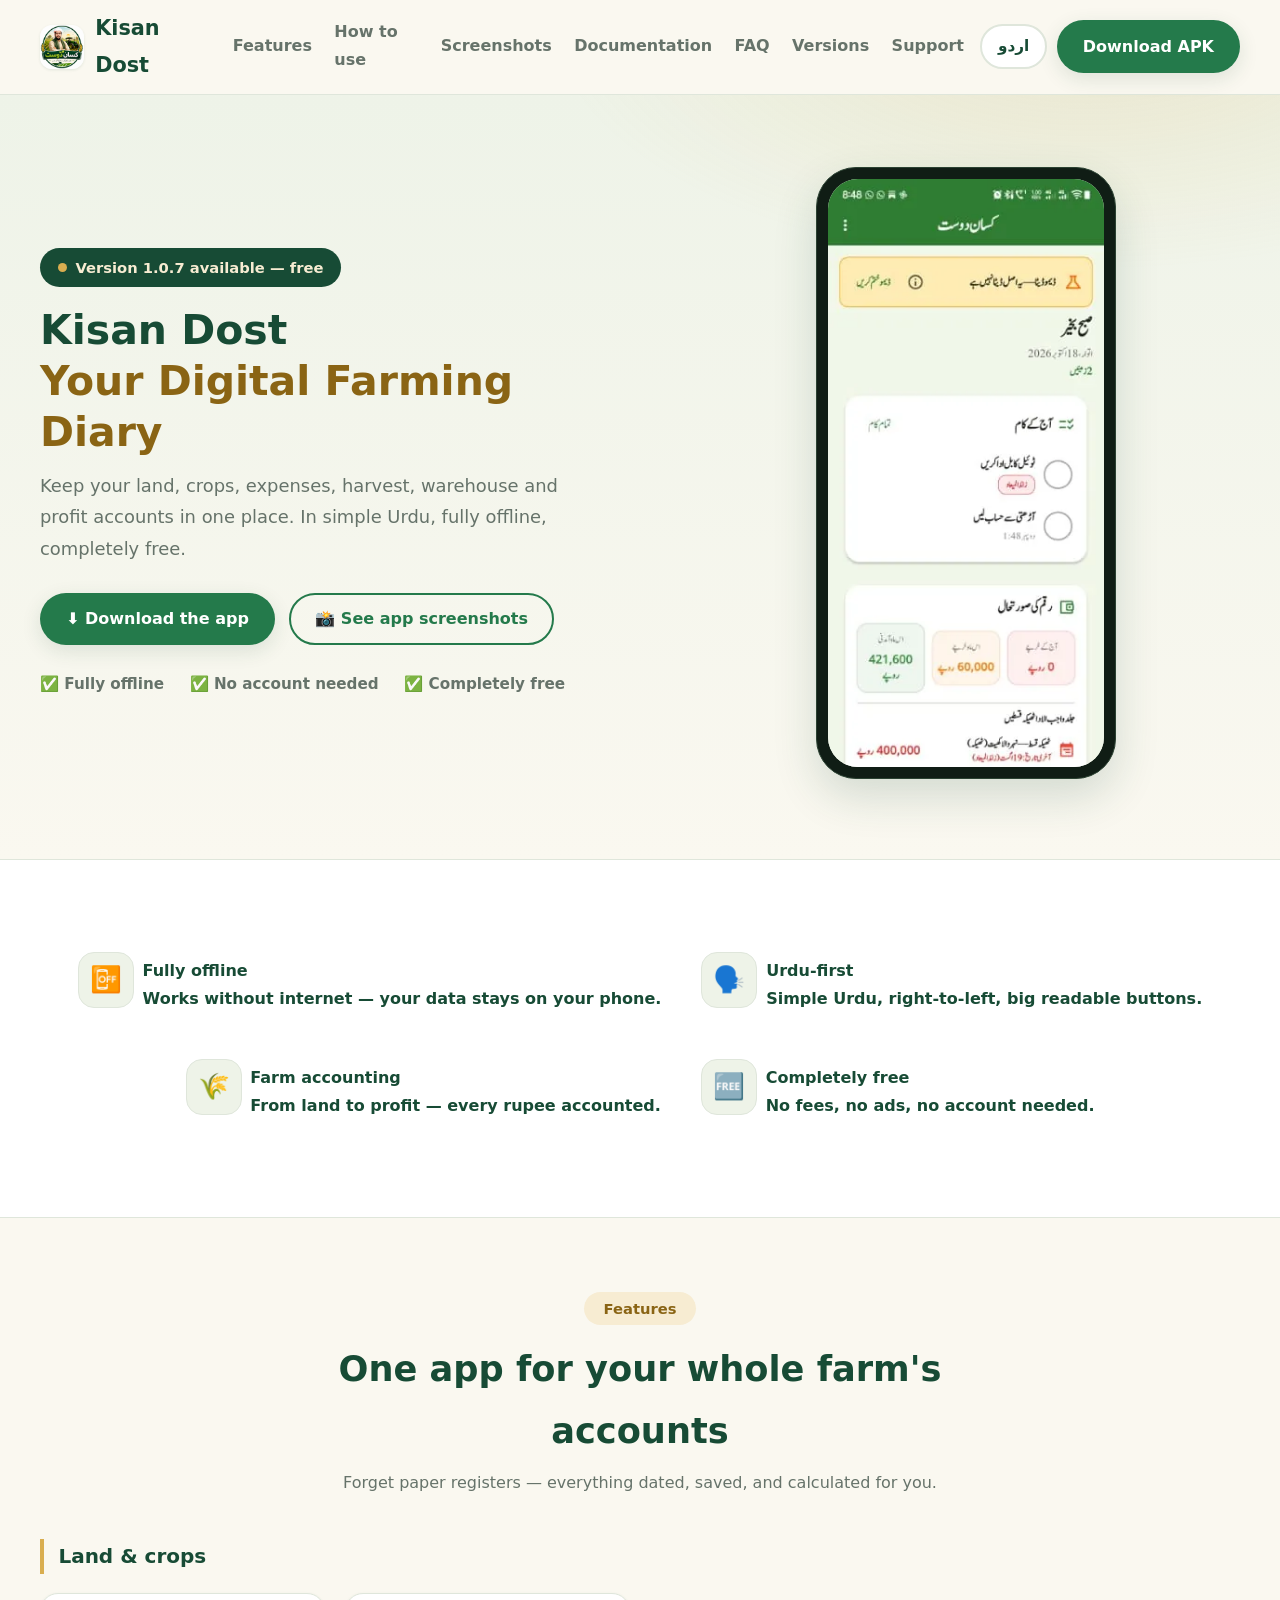
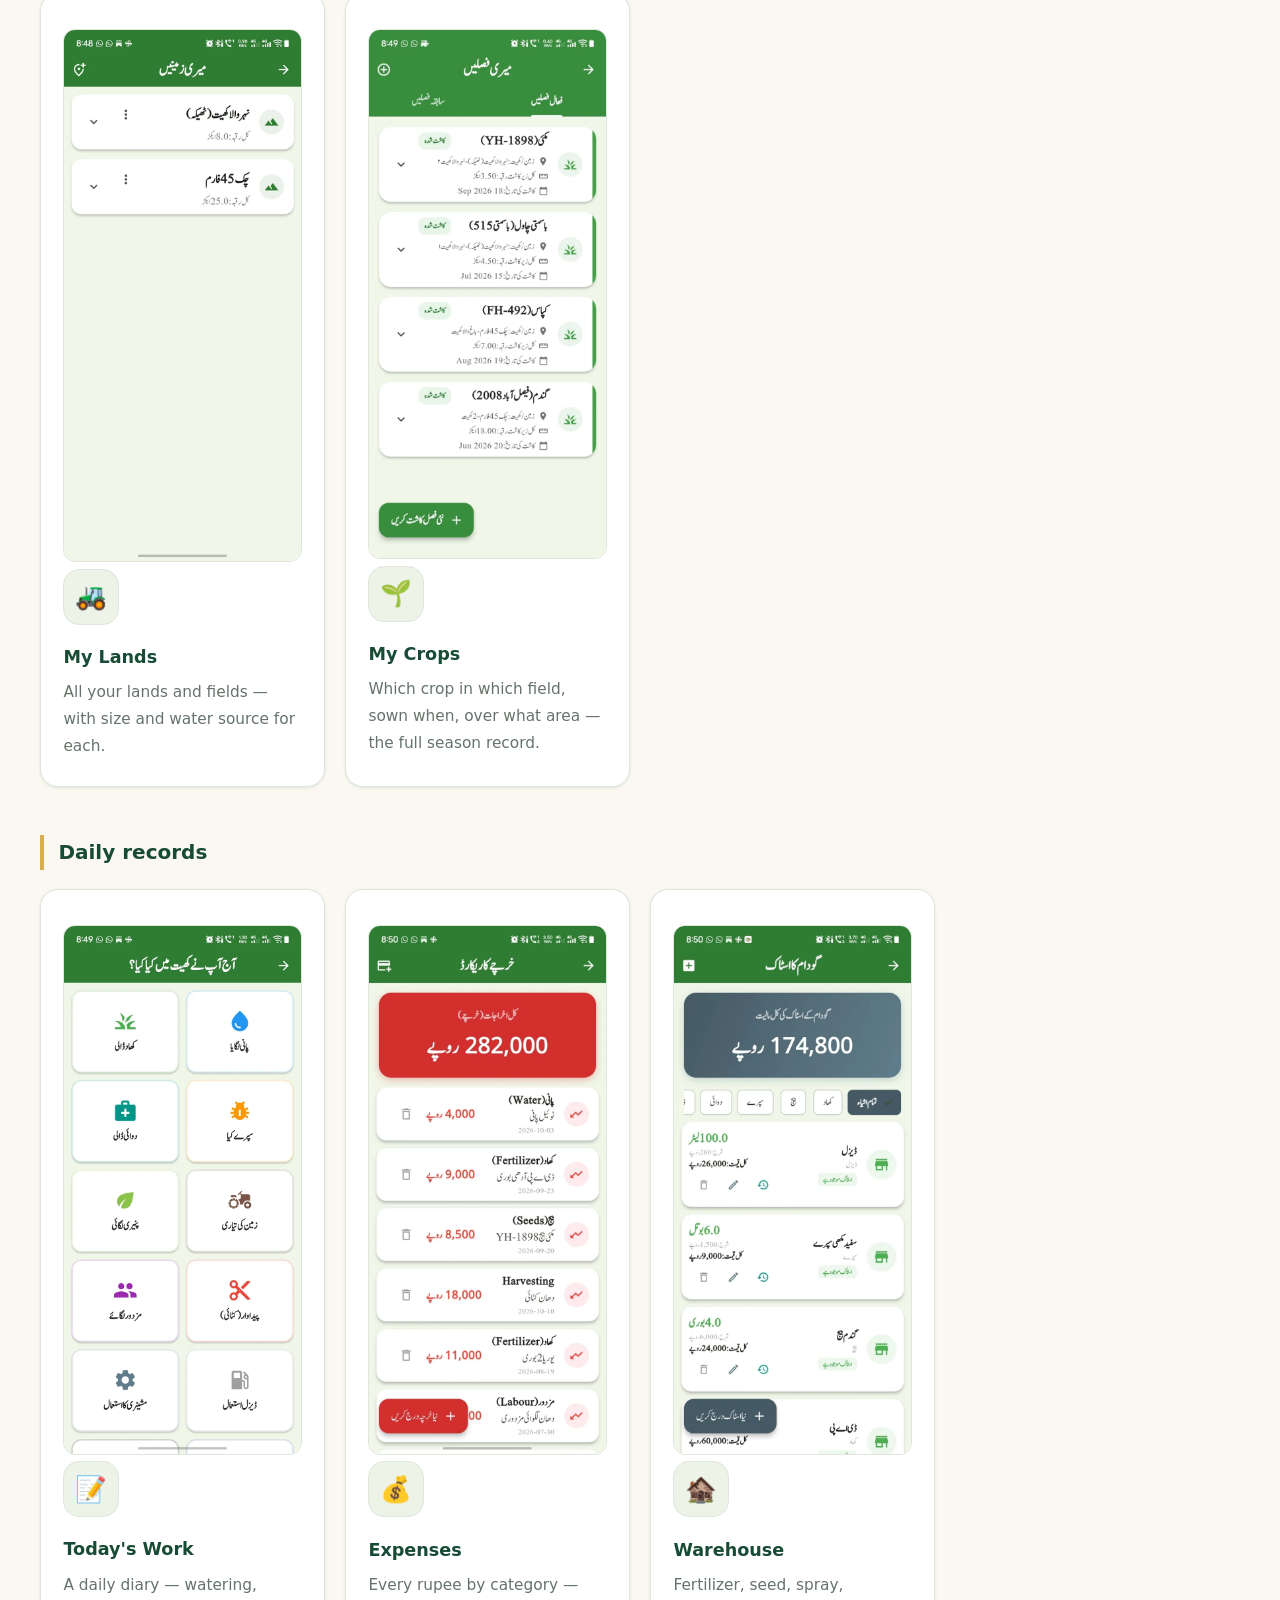
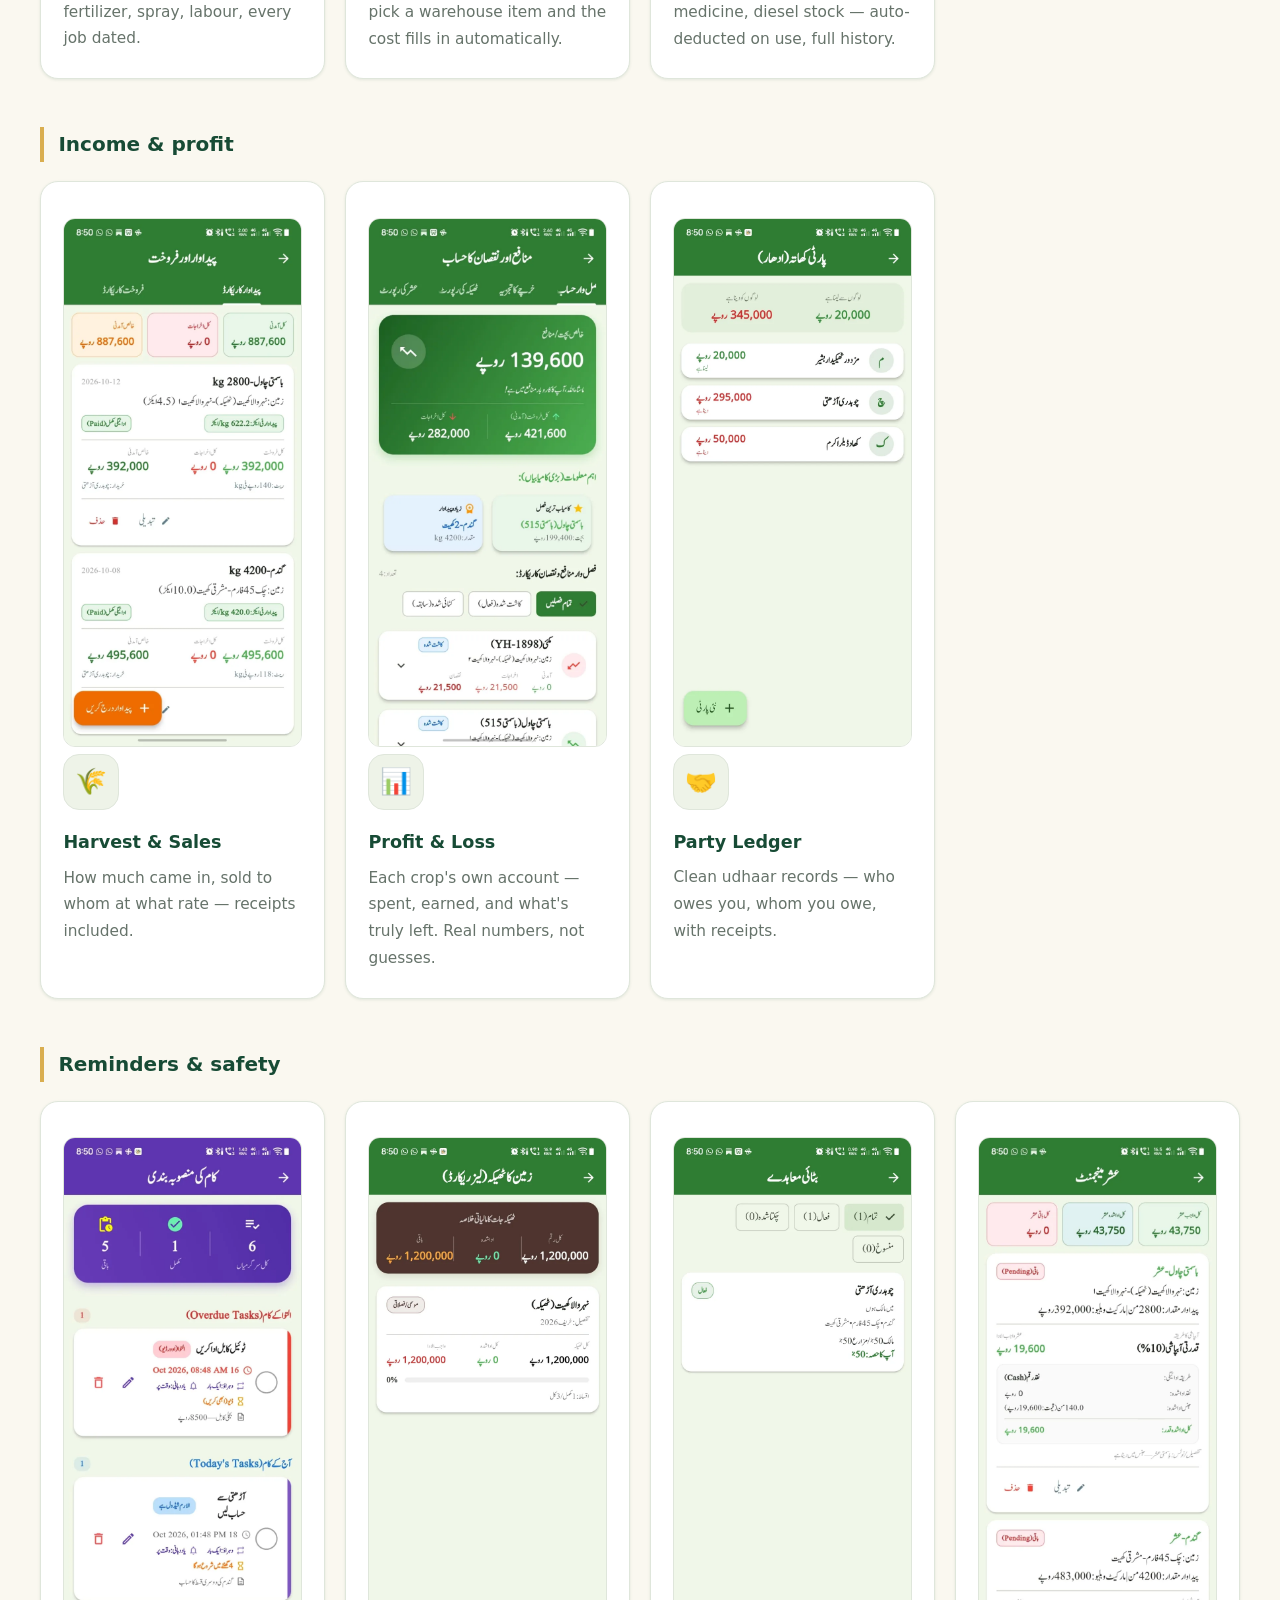
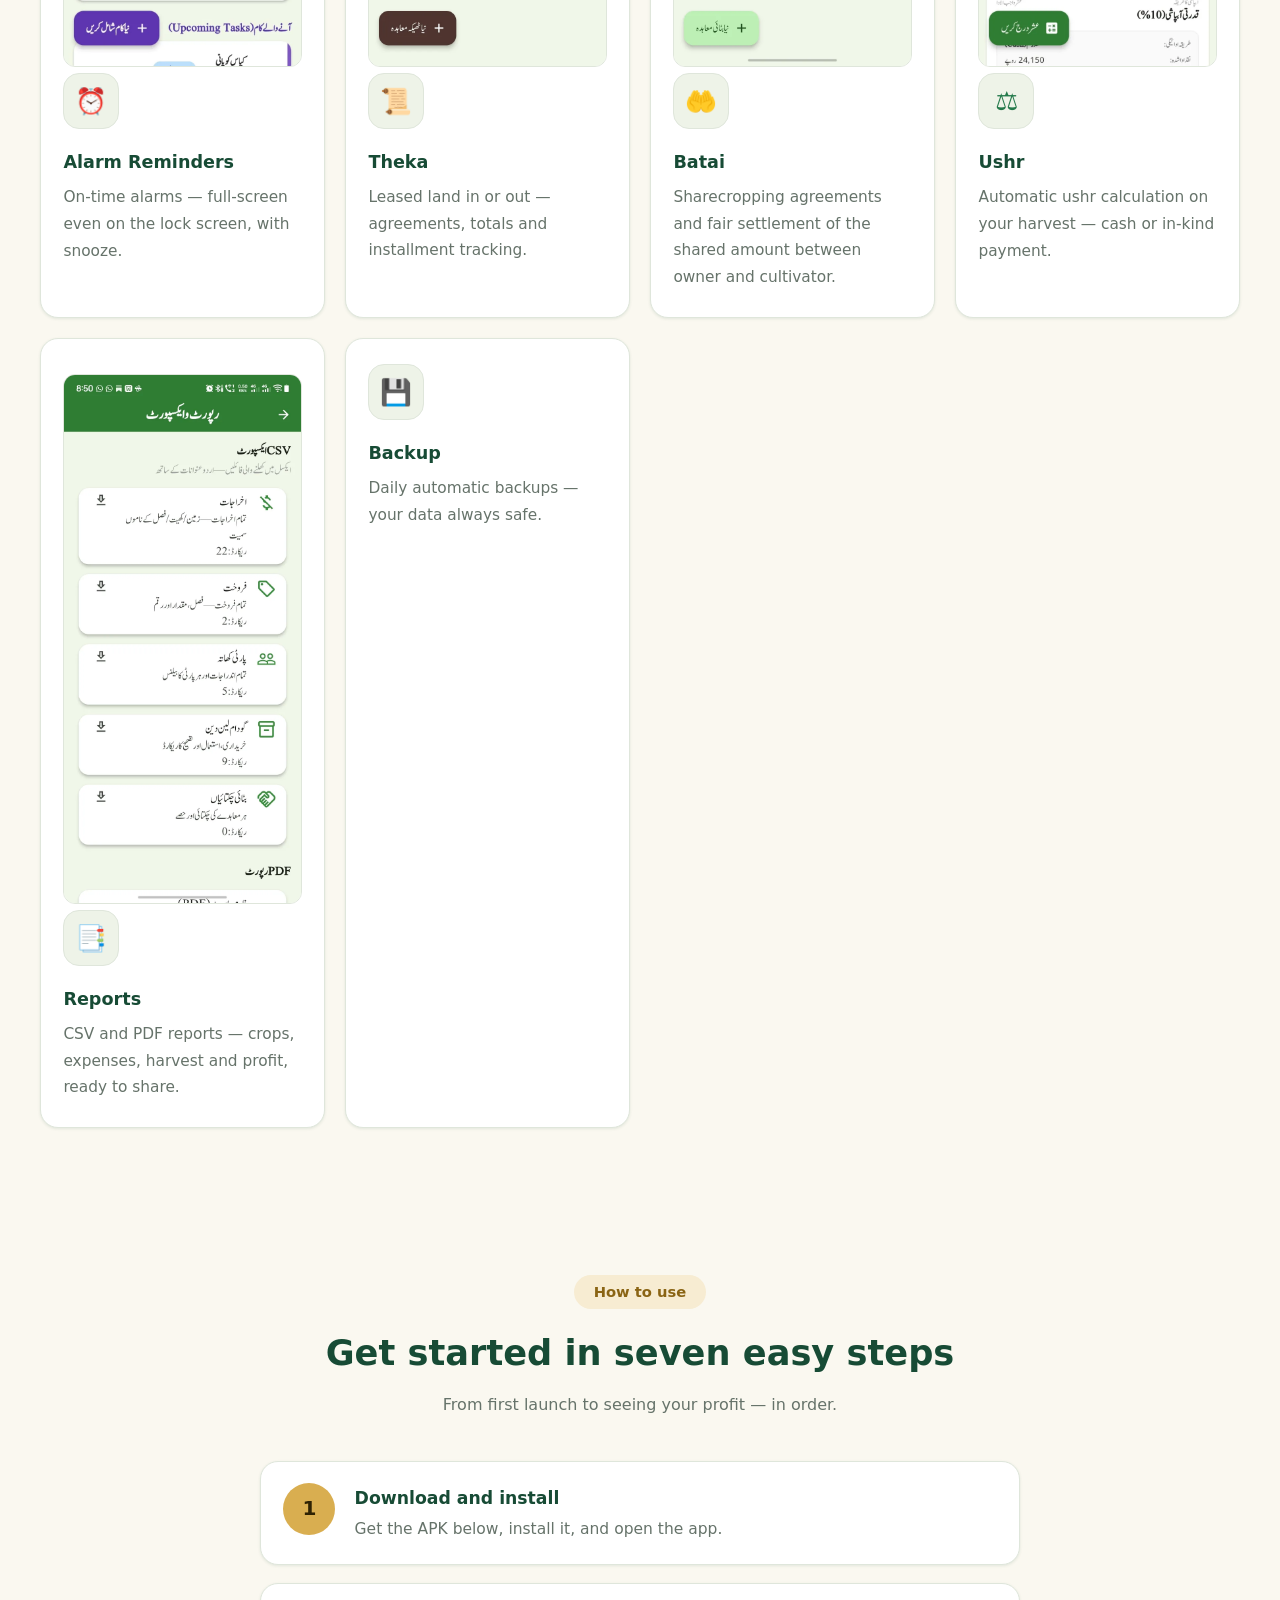
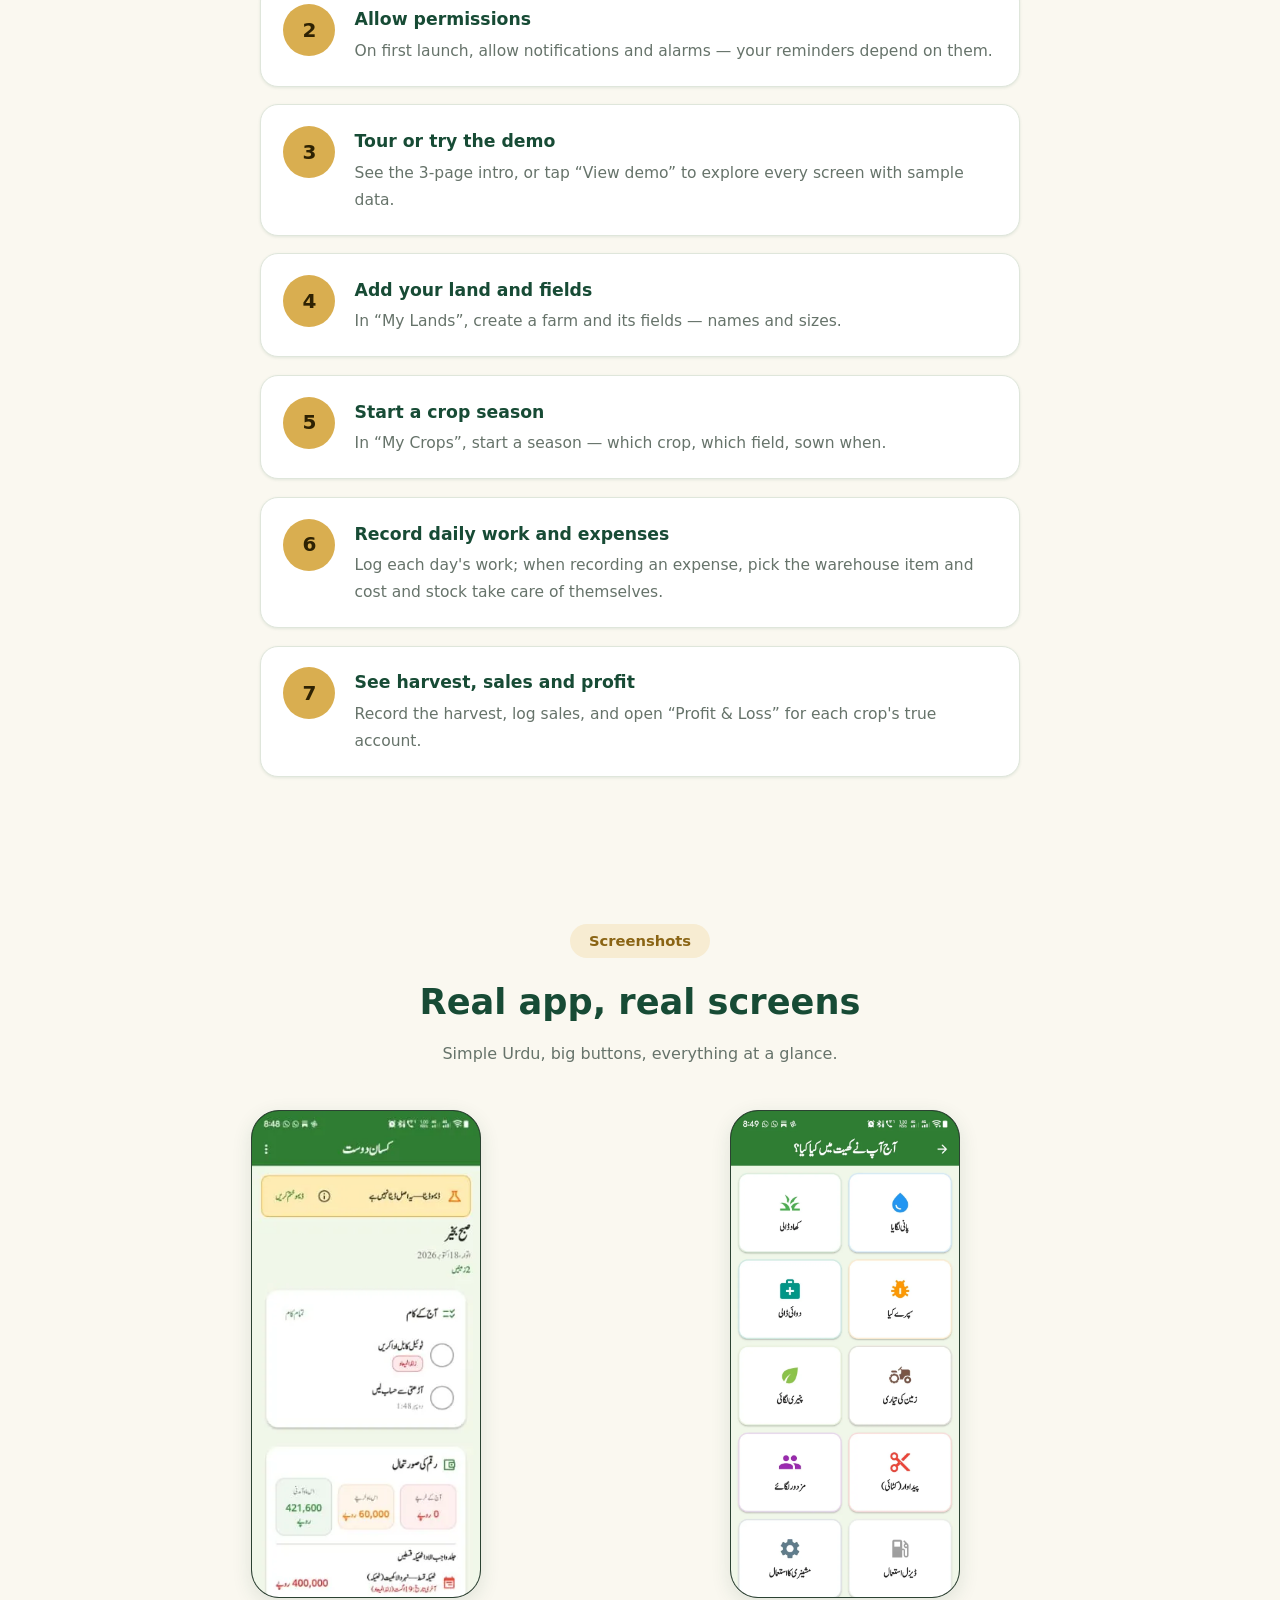
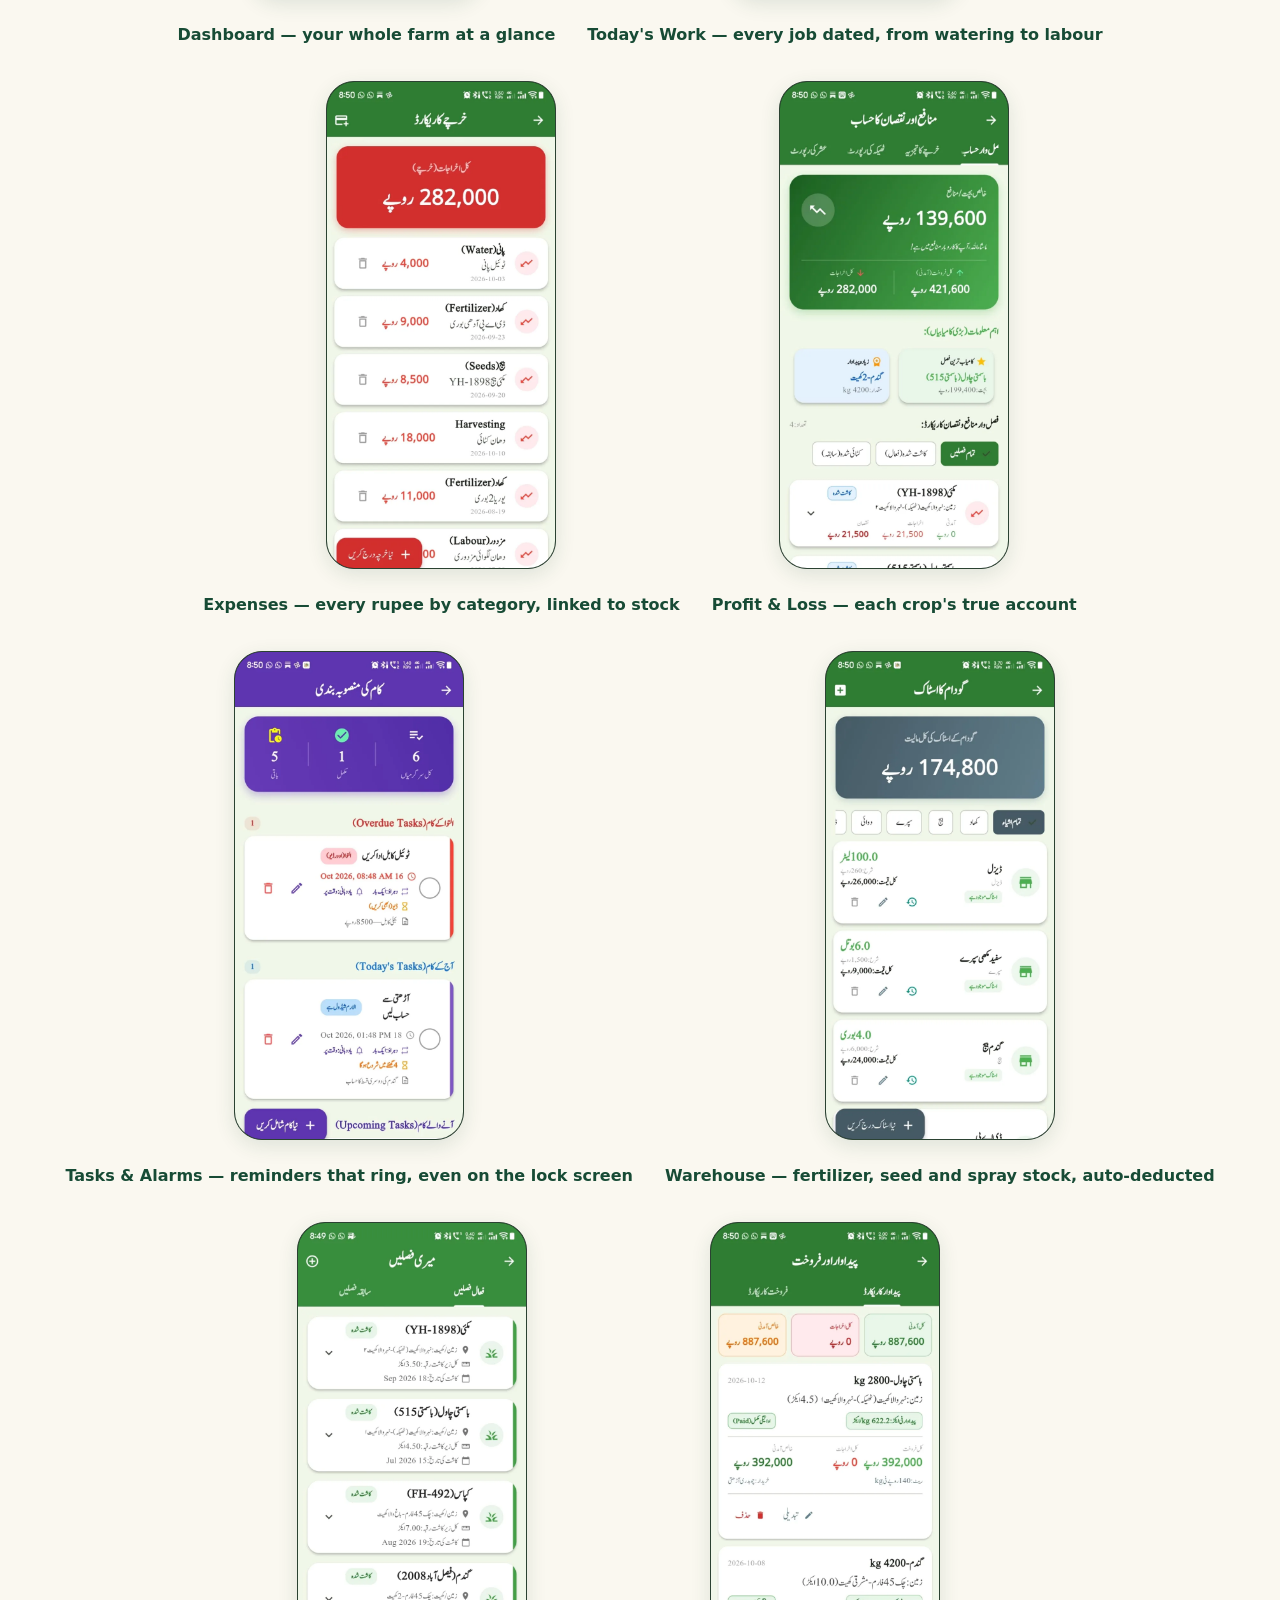
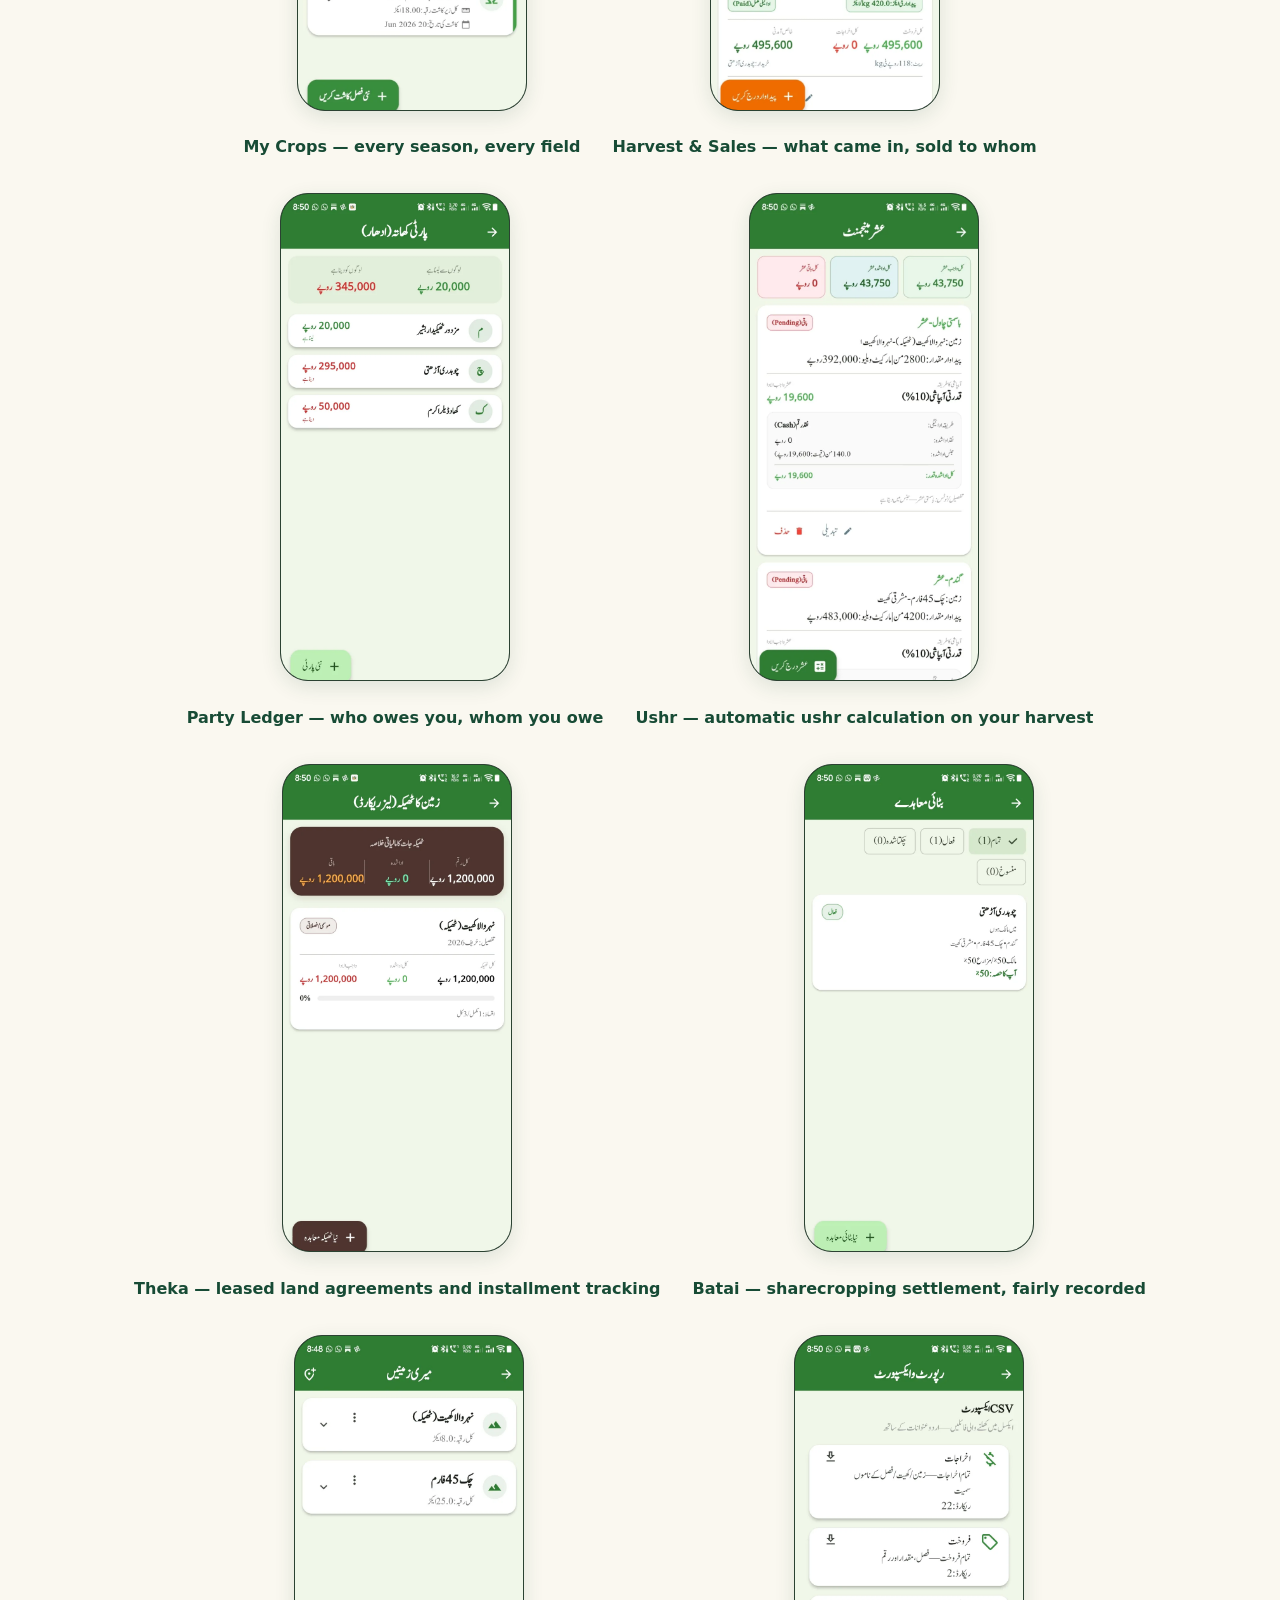
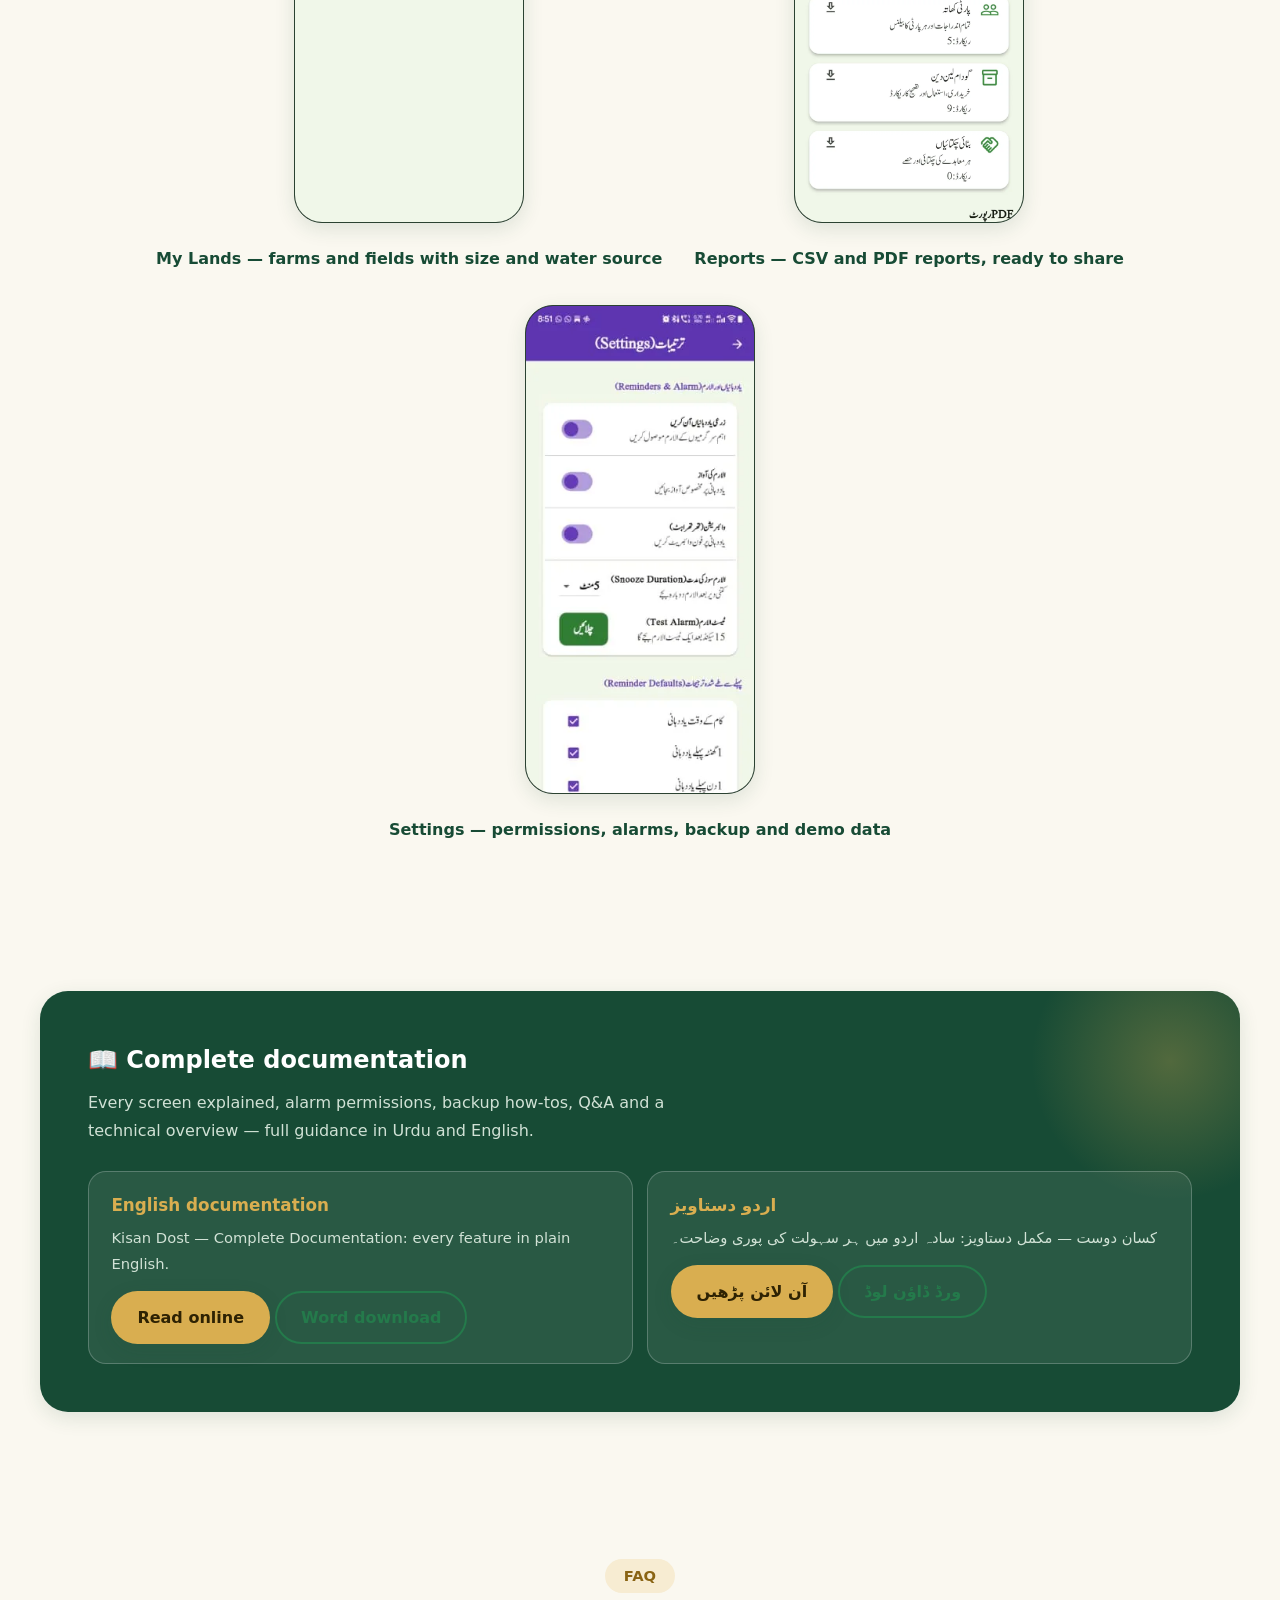
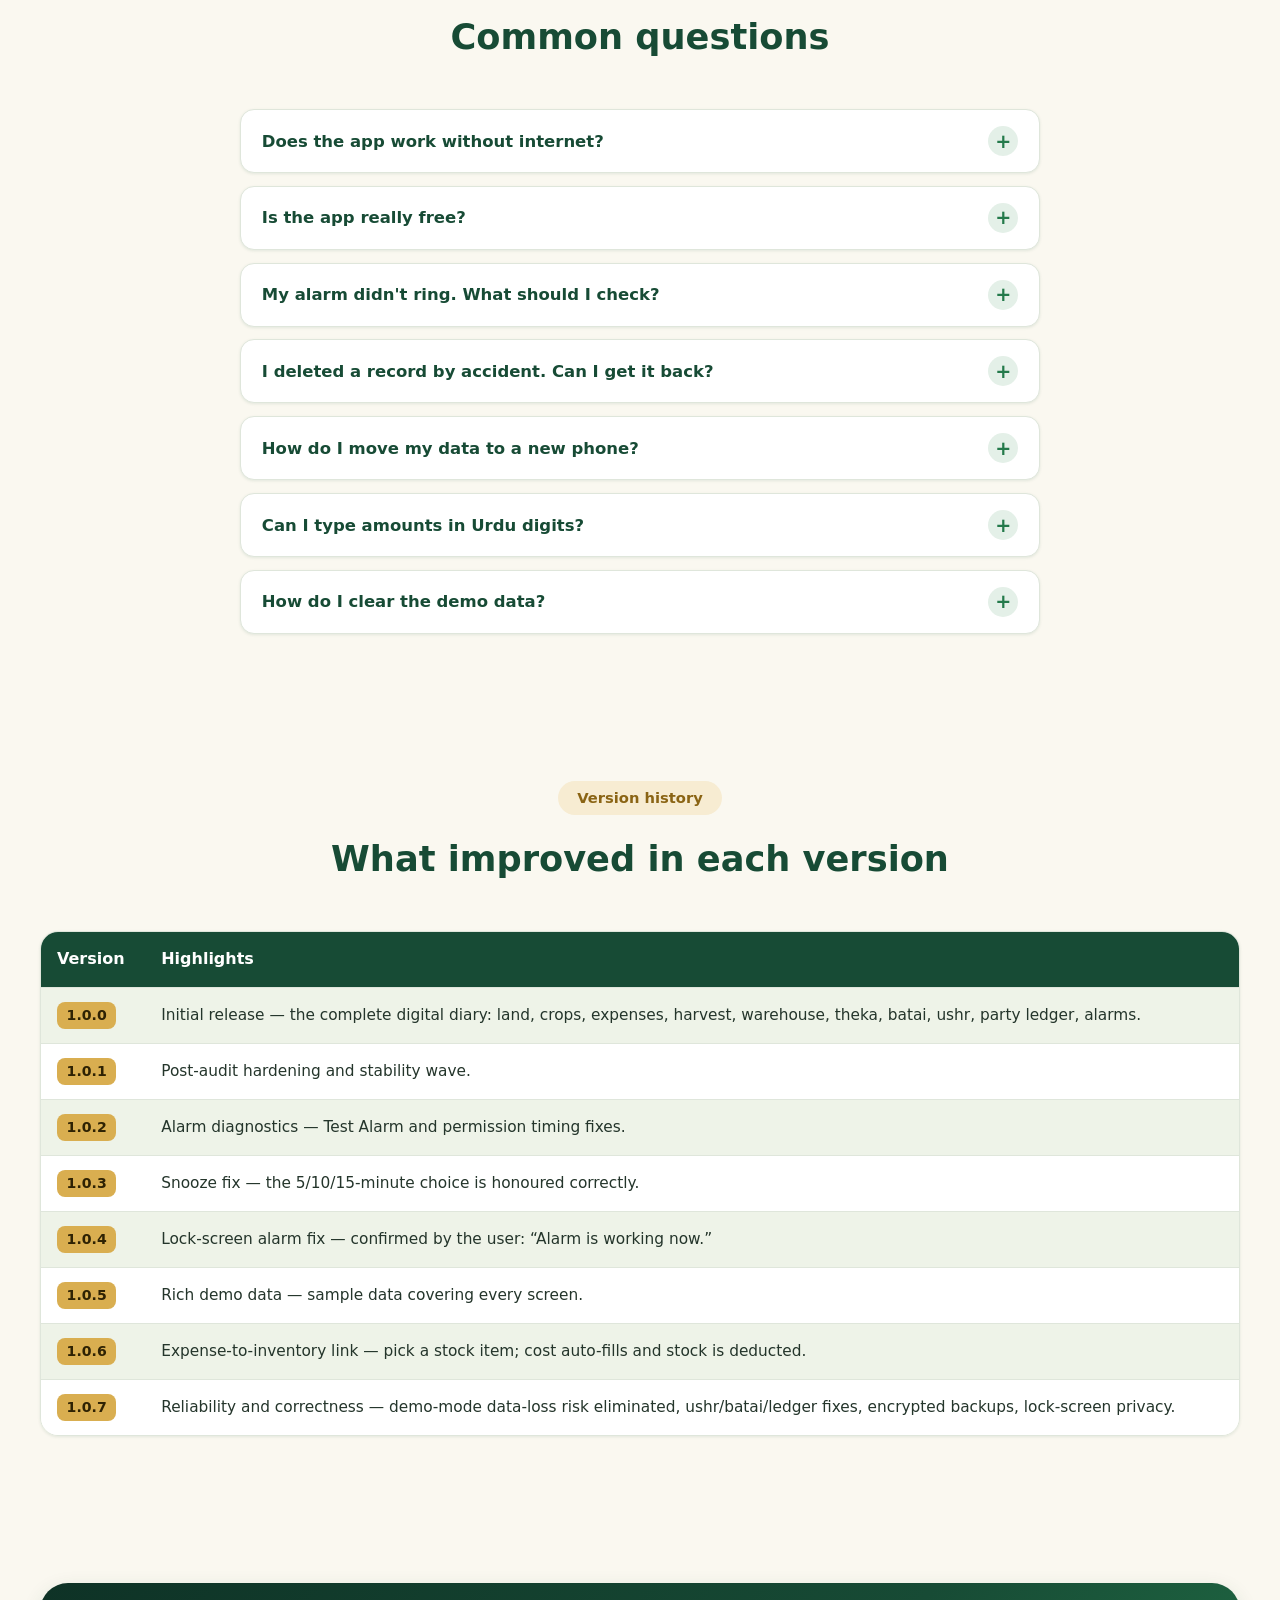
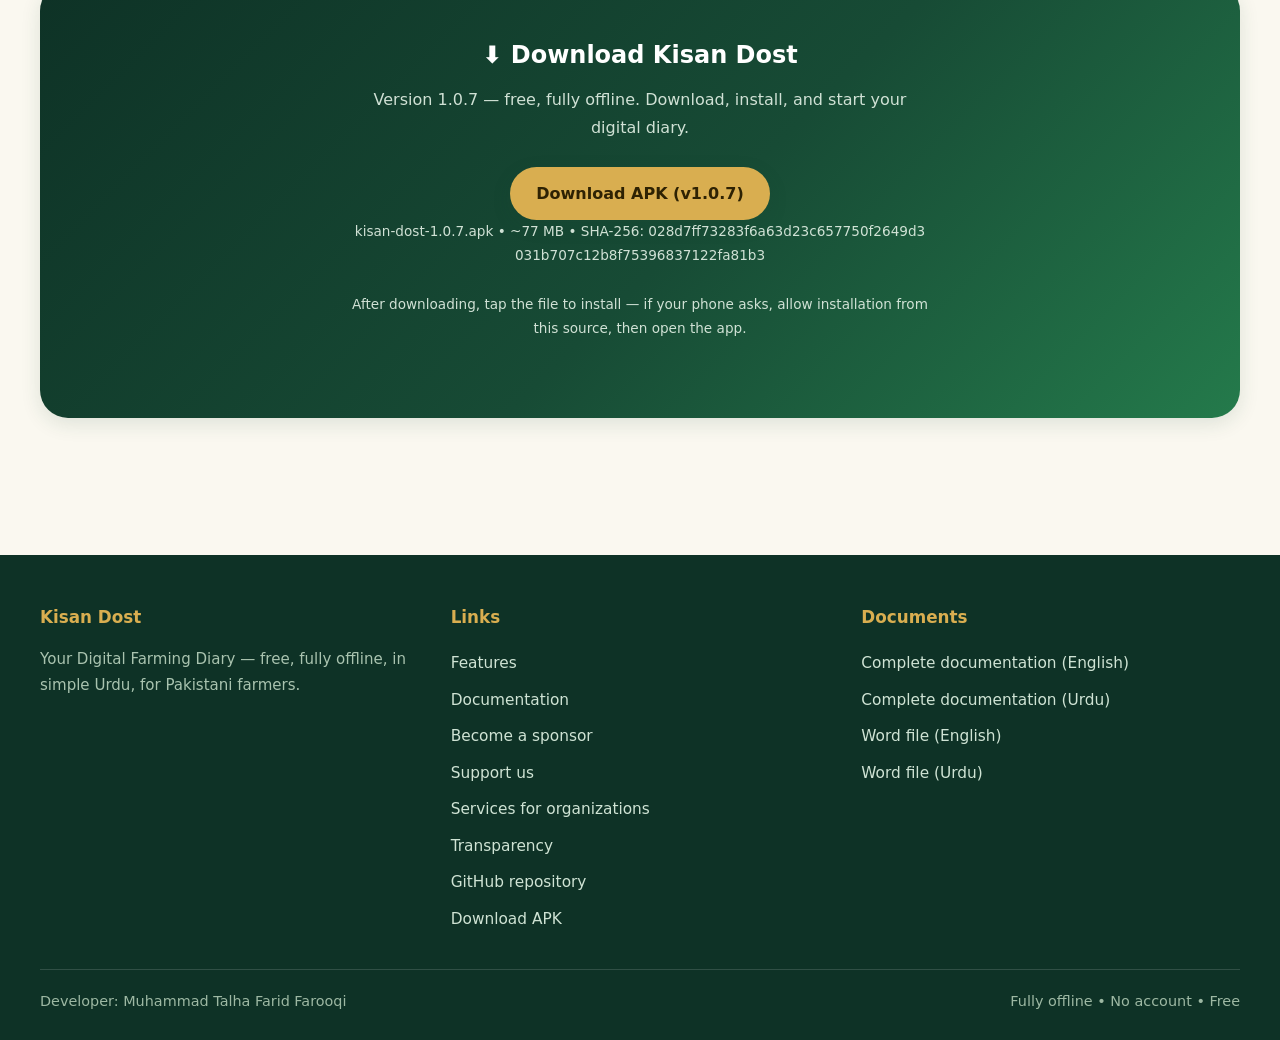
<file: docs/en.html>
<!DOCTYPE html>
<html lang="en" dir="ltr">
<head>
<meta charset="utf-8">
<meta name="viewport" content="width=device-width, initial-scale=1">
<title>Kisan Dost — Your Digital Farming Diary</title>
<meta name="description" content="Kisan Dost — a free, fully offline digital farming diary for Pakistani farmers. Land, crops, expenses, harvest, sales, warehouse, theka, batai, ushr and alarms in one app.">
<link rel="stylesheet" href="style.css">
<link rel="icon" href="assets/logo.png">
</head>
<body>
<a class="skip-link" href="#main">Skip to main content</a>
<nav class="nav"><div class="wrap nav-inner">
<a class="brand" href="en.html"><img src="assets/logo.png" alt="Kisan Dost logo" width="36" height="36">Kisan Dost</a>
<ul class="nav-links" id="navLinks">
<li><a href="#features">Features</a></li>
<li><a href="#how">How to use</a></li>
<li><a href="#shots">Screenshots</a></li>
<li><a href="#docs">Documentation</a></li>
<li><a href="#faq">FAQ</a></li>
<li><a href="#versions">Versions</a></li>
<li><a href="support/">Support</a></li>
</ul>
<div class="nav-cta">
<a class="lang-toggle" href="index.html">اردو</a>
<a class="btn btn-primary" href="https://drive.google.com/uc?id=1-fmmJZfvrJw-skmo5OJ-gBHITJm_ouy5&amp;export=download">Download APK</a>
<button class="burger" aria-label="Menu" aria-expanded="false" aria-controls="navLinks">☰</button>
</div>
</div></nav>

<main id="main">

<header class="hero"><div class="wrap hero-inner">
<div>
<span class="badge"><span class="dot"></span>Version 1.0.7 available — free</span>
<h1>Kisan Dost<br><span class="gold">Your Digital Farming Diary</span></h1>
<p class="lead">Keep your land, crops, expenses, harvest, warehouse and profit accounts in one place. In simple Urdu, fully offline, completely free.</p>
<div class="hero-btns">
<a class="btn btn-primary" href="https://drive.google.com/uc?id=1-fmmJZfvrJw-skmo5OJ-gBHITJm_ouy5&amp;export=download">⬇ Download the app</a>
<a class="btn btn-outline" href="#shots">📸 See app screenshots</a>
</div>
<div class="hero-meta">
<span>✅ Fully offline</span>
<span>✅ No account needed</span>
<span>✅ Completely free</span>
</div>
</div>
<div class="hero-art">
<div class="device"><div class="device-screen">
<picture><source srcset="screenshots/webp/dashboard.webp" type="image/webp"><img src="screenshots/dashboard.jpg" alt="Kisan Dost app dashboard" width="297" height="1600" fetchpriority="high"></picture>
</div></div>
</div>
</div></header>

<section class="trust-strip"><div class="wrap">
<div class="trust-item reveal"><div class="feat-icon">📴</div><div><strong>Fully offline</strong><p>Works without internet — your data stays on your phone.</p></div></div>
<div class="trust-item reveal"><div class="feat-icon">🗣️</div><div><strong>Urdu-first</strong><p>Simple Urdu, right-to-left, big readable buttons.</p></div></div>
<div class="trust-item reveal"><div class="feat-icon">🌾</div><div><strong>Farm accounting</strong><p>From land to profit — every rupee accounted.</p></div></div>
<div class="trust-item reveal"><div class="feat-icon">🆓</div><div><strong>Completely free</strong><p>No fees, no ads, no account needed.</p></div></div>
</div></section>

<section id="features"><div class="wrap">
<div class="sec-head reveal">
<span class="sec-kicker">Features</span>
<h2>One app for your whole farm's accounts</h2>
<p>Forget paper registers — everything dated, saved, and calculated for you.</p>
</div>

<div class="feat-group">
<h3 class="feat-group-title">Land &amp; crops</h3>
<div class="feat-grid">
<div class="feat-card reveal">
<picture><source srcset="screenshots/webp/farms.webp" type="image/webp"><img class="feat-shot" src="screenshots/farms.jpg" alt="My Lands screen" loading="lazy" width="720" height="1618"></picture>
<div class="feat-icon">🚜</div><h3>My Lands</h3>
<p>All your lands and fields — with size and water source for each.</p>
</div>
<div class="feat-card reveal">
<picture><source srcset="screenshots/webp/crops.webp" type="image/webp"><img class="feat-shot" src="screenshots/crops.jpg" alt="My Crops screen" loading="lazy" width="716" height="1600"></picture>
<div class="feat-icon">🌱</div><h3>My Crops</h3>
<p>Which crop in which field, sown when, over what area — the full season record.</p>
</div>
</div>
</div>

<div class="feat-group">
<h3 class="feat-group-title">Daily records</h3>
<div class="feat-grid">
<div class="feat-card reveal">
<picture><source srcset="screenshots/webp/activities.webp" type="image/webp"><img class="feat-shot" src="screenshots/activities.jpg" alt="Today's Work screen" loading="lazy" width="720" height="1608"></picture>
<div class="feat-icon">📝</div><h3>Today's Work</h3>
<p>A daily diary — watering, fertilizer, spray, labour, every job dated.</p>
</div>
<div class="feat-card reveal">
<picture><source srcset="screenshots/webp/expenses.webp" type="image/webp"><img class="feat-shot" src="screenshots/expenses.jpg" alt="Expenses screen" loading="lazy" width="716" height="1600"></picture>
<div class="feat-icon">💰</div><h3>Expenses</h3>
<p>Every rupee by category — pick a warehouse item and the cost fills in automatically.</p>
</div>
<div class="feat-card reveal">
<picture><source srcset="screenshots/webp/inventory.webp" type="image/webp"><img class="feat-shot" src="screenshots/inventory.jpg" alt="Warehouse screen" loading="lazy" width="716" height="1600"></picture>
<div class="feat-icon">🏚️</div><h3>Warehouse</h3>
<p>Fertilizer, seed, spray, medicine, diesel stock — auto-deducted on use, full history.</p>
</div>
</div>
</div>

<div class="feat-group">
<h3 class="feat-group-title">Income &amp; profit</h3>
<div class="feat-grid">
<div class="feat-card reveal">
<picture><source srcset="screenshots/webp/harvest.webp" type="image/webp"><img class="feat-shot" src="screenshots/harvest.jpg" alt="Harvest and Sales screen" loading="lazy" width="716" height="1600"></picture>
<div class="feat-icon">🌾</div><h3>Harvest &amp; Sales</h3>
<p>How much came in, sold to whom at what rate — receipts included.</p>
</div>
<div class="feat-card reveal">
<picture><source srcset="screenshots/webp/profit-loss.webp" type="image/webp"><img class="feat-shot" src="screenshots/profit-loss.jpg" alt="Profit and Loss screen" loading="lazy" width="716" height="1600"></picture>
<div class="feat-icon">📊</div><h3>Profit &amp; Loss</h3>
<p>Each crop's own account — spent, earned, and what's truly left. Real numbers, not guesses.</p>
</div>
<div class="feat-card reveal">
<picture><source srcset="screenshots/webp/party-ledger.webp" type="image/webp"><img class="feat-shot" src="screenshots/party-ledger.jpg" alt="Party Ledger screen" loading="lazy" width="720" height="1608"></picture>
<div class="feat-icon">🤝</div><h3>Party Ledger</h3>
<p>Clean udhaar records — who owes you, whom you owe, with receipts.</p>
</div>
</div>
</div>

<div class="feat-group">
<h3 class="feat-group-title">Reminders &amp; safety</h3>
<div class="feat-grid">
<div class="feat-card reveal">
<picture><source srcset="screenshots/webp/tasks.webp" type="image/webp"><img class="feat-shot" src="screenshots/tasks.jpg" alt="Alarm Reminders screen" loading="lazy" width="716" height="1600"></picture>
<div class="feat-icon">⏰</div><h3>Alarm Reminders</h3>
<p>On-time alarms — full-screen even on the lock screen, with snooze.</p>
</div>
<div class="feat-card reveal">
<picture><source srcset="screenshots/webp/theka.webp" type="image/webp"><img class="feat-shot" src="screenshots/theka.jpg" alt="Theka screen" loading="lazy" width="720" height="1608"></picture>
<div class="feat-icon">📜</div><h3>Theka</h3>
<p>Leased land in or out — agreements, totals and installment tracking.</p>
</div>
<div class="feat-card reveal">
<picture><source srcset="screenshots/webp/batai.webp" type="image/webp"><img class="feat-shot" src="screenshots/batai.jpg" alt="Batai screen" loading="lazy" width="720" height="1608"></picture>
<div class="feat-icon">🤲</div><h3>Batai</h3>
<p>Sharecropping agreements and fair settlement of the shared amount between owner and cultivator.</p>
</div>
<div class="feat-card reveal">
<picture><source srcset="screenshots/webp/ushr.webp" type="image/webp"><img class="feat-shot" src="screenshots/ushr.jpg" alt="Ushr screen" loading="lazy" width="716" height="1600"></picture>
<div class="feat-icon">⚖️</div><h3>Ushr</h3>
<p>Automatic ushr calculation on your harvest — cash or in-kind payment.</p>
</div>
<div class="feat-card reveal">
<picture><source srcset="screenshots/webp/reports.webp" type="image/webp"><img class="feat-shot" src="screenshots/reports.jpg" alt="Reports screen" loading="lazy" width="720" height="1608"></picture>
<div class="feat-icon">📑</div><h3>Reports</h3>
<p>CSV and PDF reports — crops, expenses, harvest and profit, ready to share.</p>
</div>
<div class="feat-card reveal">
<div class="feat-icon">💾</div><h3>Backup</h3>
<p>Daily automatic backups — your data always safe.</p>
</div>
</div>
</div>

</div></section>

<section id="how"><div class="wrap">
<div class="sec-head reveal">
<span class="sec-kicker">How to use</span>
<h2>Get started in seven easy steps</h2>
<p>From first launch to seeing your profit — in order.</p>
</div>
<div class="steps">
<div class="step reveal"><div class="num">1</div><div><h3>Download and install</h3><p>Get the APK below, install it, and open the app.</p></div></div>
<div class="step reveal"><div class="num">2</div><div><h3>Allow permissions</h3><p>On first launch, allow notifications and alarms — your reminders depend on them.</p></div></div>
<div class="step reveal"><div class="num">3</div><div><h3>Tour or try the demo</h3><p>See the 3-page intro, or tap “View demo” to explore every screen with sample data.</p></div></div>
<div class="step reveal"><div class="num">4</div><div><h3>Add your land and fields</h3><p>In “My Lands”, create a farm and its fields — names and sizes.</p></div></div>
<div class="step reveal"><div class="num">5</div><div><h3>Start a crop season</h3><p>In “My Crops”, start a season — which crop, which field, sown when.</p></div></div>
<div class="step reveal"><div class="num">6</div><div><h3>Record daily work and expenses</h3><p>Log each day's work; when recording an expense, pick the warehouse item and cost and stock take care of themselves.</p></div></div>
<div class="step reveal"><div class="num">7</div><div><h3>See harvest, sales and profit</h3><p>Record the harvest, log sales, and open “Profit &amp; Loss” for each crop's true account.</p></div></div>
</div></div></section>

<section id="shots"><div class="wrap">
<div class="sec-head reveal">
<span class="sec-kicker">Screenshots</span>
<h2>Real app, real screens</h2>
<p>Simple Urdu, big buttons, everything at a glance.</p>
</div>
<div class="shots">

<figure class="shot reveal"><button class="shot-frame" data-full="screenshots/dashboard.jpg" data-cap="Dashboard — your whole farm at a glance" aria-label="View larger: Dashboard"><picture><source srcset="screenshots/webp/dashboard.webp" type="image/webp"><img src="screenshots/dashboard.jpg" alt="Dashboard" loading="lazy" width="297" height="1600"></picture></button><figcaption><strong>Dashboard</strong> — your whole farm at a glance</figcaption></figure>

<figure class="shot reveal"><button class="shot-frame" data-full="screenshots/activities.jpg" data-cap="Today's Work — every job dated, from watering to labour" aria-label="View larger: Today's Work"><picture><source srcset="screenshots/webp/activities.webp" type="image/webp"><img src="screenshots/activities.jpg" alt="Today's Work" loading="lazy" width="720" height="1608"></picture></button><figcaption><strong>Today's Work</strong> — every job dated, from watering to labour</figcaption></figure>

<figure class="shot reveal"><button class="shot-frame" data-full="screenshots/expenses.jpg" data-cap="Expenses — every rupee by category, linked to stock" aria-label="View larger: Expenses"><picture><source srcset="screenshots/webp/expenses.webp" type="image/webp"><img src="screenshots/expenses.jpg" alt="Expenses" loading="lazy" width="716" height="1600"></picture></button><figcaption><strong>Expenses</strong> — every rupee by category, linked to stock</figcaption></figure>

<figure class="shot reveal"><button class="shot-frame" data-full="screenshots/profit-loss.jpg" data-cap="Profit and Loss — each crop's true account" aria-label="View larger: Profit and Loss"><picture><source srcset="screenshots/webp/profit-loss.webp" type="image/webp"><img src="screenshots/profit-loss.jpg" alt="Profit and Loss" loading="lazy" width="716" height="1600"></picture></button><figcaption><strong>Profit &amp; Loss</strong> — each crop's true account</figcaption></figure>

<figure class="shot reveal"><button class="shot-frame" data-full="screenshots/tasks.jpg" data-cap="Tasks and Alarms — reminders that ring, even on the lock screen" aria-label="View larger: Tasks and Alarms"><picture><source srcset="screenshots/webp/tasks.webp" type="image/webp"><img src="screenshots/tasks.jpg" alt="Tasks and Alarms" loading="lazy" width="716" height="1600"></picture></button><figcaption><strong>Tasks &amp; Alarms</strong> — reminders that ring, even on the lock screen</figcaption></figure>

<figure class="shot reveal"><button class="shot-frame" data-full="screenshots/inventory.jpg" data-cap="Warehouse — fertilizer, seed and spray stock, auto-deducted" aria-label="View larger: Warehouse"><picture><source srcset="screenshots/webp/inventory.webp" type="image/webp"><img src="screenshots/inventory.jpg" alt="Warehouse" loading="lazy" width="716" height="1600"></picture></button><figcaption><strong>Warehouse</strong> — fertilizer, seed and spray stock, auto-deducted</figcaption></figure>

<figure class="shot reveal"><button class="shot-frame" data-full="screenshots/crops.jpg" data-cap="My Crops — every season, every field" aria-label="View larger: My Crops"><picture><source srcset="screenshots/webp/crops.webp" type="image/webp"><img src="screenshots/crops.jpg" alt="My Crops" loading="lazy" width="716" height="1600"></picture></button><figcaption><strong>My Crops</strong> — every season, every field</figcaption></figure>

<figure class="shot reveal"><button class="shot-frame" data-full="screenshots/harvest.jpg" data-cap="Harvest and Sales — what came in, sold to whom" aria-label="View larger: Harvest and Sales"><picture><source srcset="screenshots/webp/harvest.webp" type="image/webp"><img src="screenshots/harvest.jpg" alt="Harvest and Sales" loading="lazy" width="716" height="1600"></picture></button><figcaption><strong>Harvest &amp; Sales</strong> — what came in, sold to whom</figcaption></figure>

<figure class="shot reveal"><button class="shot-frame" data-full="screenshots/party-ledger.jpg" data-cap="Party Ledger — who owes you, whom you owe" aria-label="View larger: Party Ledger"><picture><source srcset="screenshots/webp/party-ledger.webp" type="image/webp"><img src="screenshots/party-ledger.jpg" alt="Party Ledger" loading="lazy" width="720" height="1608"></picture></button><figcaption><strong>Party Ledger</strong> — who owes you, whom you owe</figcaption></figure>

<figure class="shot reveal"><button class="shot-frame" data-full="screenshots/ushr.jpg" data-cap="Ushr — automatic ushr calculation on your harvest" aria-label="View larger: Ushr"><picture><source srcset="screenshots/webp/ushr.webp" type="image/webp"><img src="screenshots/ushr.jpg" alt="Ushr" loading="lazy" width="716" height="1600"></picture></button><figcaption><strong>Ushr</strong> — automatic ushr calculation on your harvest</figcaption></figure>

<figure class="shot reveal"><button class="shot-frame" data-full="screenshots/theka.jpg" data-cap="Theka — leased land agreements and installment tracking" aria-label="View larger: Theka"><picture><source srcset="screenshots/webp/theka.webp" type="image/webp"><img src="screenshots/theka.jpg" alt="Theka" loading="lazy" width="720" height="1608"></picture></button><figcaption><strong>Theka</strong> — leased land agreements and installment tracking</figcaption></figure>

<figure class="shot reveal"><button class="shot-frame" data-full="screenshots/batai.jpg" data-cap="Batai — sharecropping settlement, fairly recorded" aria-label="View larger: Batai"><picture><source srcset="screenshots/webp/batai.webp" type="image/webp"><img src="screenshots/batai.jpg" alt="Batai" loading="lazy" width="720" height="1608"></picture></button><figcaption><strong>Batai</strong> — sharecropping settlement, fairly recorded</figcaption></figure>

<figure class="shot reveal"><button class="shot-frame" data-full="screenshots/farms.jpg" data-cap="My Lands — farms and fields with size and water source" aria-label="View larger: My Lands"><picture><source srcset="screenshots/webp/farms.webp" type="image/webp"><img src="screenshots/farms.jpg" alt="My Lands" loading="lazy" width="720" height="1618"></picture></button><figcaption><strong>My Lands</strong> — farms and fields with size and water source</figcaption></figure>

<figure class="shot reveal"><button class="shot-frame" data-full="screenshots/reports.jpg" data-cap="Reports — CSV and PDF reports, ready to share" aria-label="View larger: Reports"><picture><source srcset="screenshots/webp/reports.webp" type="image/webp"><img src="screenshots/reports.jpg" alt="Reports" loading="lazy" width="720" height="1608"></picture></button><figcaption><strong>Reports</strong> — CSV and PDF reports, ready to share</figcaption></figure>

<figure class="shot reveal"><button class="shot-frame" data-full="screenshots/settings.jpg" data-cap="Settings — permissions, alarms, backup and demo data" aria-label="View larger: Settings"><picture><source srcset="screenshots/webp/settings.webp" type="image/webp"><img src="screenshots/settings.jpg" alt="Settings" loading="lazy" width="291" height="1600"></picture></button><figcaption><strong>Settings</strong> — permissions, alarms, backup and demo data</figcaption></figure>

</div></div></section>

<section id="docs"><div class="wrap">
<div class="docs-promo reveal">
<h2>📖 Complete documentation</h2>
<p>Every screen explained, alarm permissions, backup how-tos, Q&amp;A and a technical overview — full guidance in Urdu and English.</p>
<div class="doc-btns">
<div class="doc-card">
<h3>English documentation</h3>
<p>Kisan Dost — Complete Documentation: every feature in plain English.</p>
<a class="btn btn-gold" href="documentation.html">Read online</a>
<a class="btn btn-outline" href="kisan-dost-documentation-english.docx" download>Word download</a>
</div>
<div class="doc-card">
<h3>اردو دستاویز</h3>
<p>کسان دوست — مکمل دستاویز: سادہ اردو میں ہر سہولت کی پوری وضاحت۔</p>
<a class="btn btn-gold" href="dastavezat.html">آن لائن پڑھیں</a>
<a class="btn btn-outline" href="kisan-dost-dastaveez-urdu.docx" download>ورڈ ڈاؤن لوڈ</a>
</div>
</div></div></div></section>

<section id="faq"><div class="wrap">
<div class="sec-head reveal">
<span class="sec-kicker">FAQ</span>
<h2>Common questions</h2>
</div>
<div class="faq">
<div class="faq-item reveal"><button class="faq-q">Does the app work without internet?<span class="plus">+</span></button><div class="faq-a"><p>Yes! Kisan Dost is fully offline — it never needs an internet connection. Everything stays on your phone.</p></div></div>
<div class="faq-item reveal"><button class="faq-q">Is the app really free?<span class="plus">+</span></button><div class="faq-a"><p>Yes — completely free. No fees, no subscriptions, no ads. No account or login needed.</p></div></div>
<div class="faq-item reveal"><button class="faq-q">My alarm didn't ring. What should I check?<span class="plus">+</span></button><div class="faq-a"><p>Check the four permissions in Settings: notifications, exact alarms, full-screen alarm, and the battery-optimization exemption. Then run “Test Alarm” — it should ring in 15 seconds. Also confirm the master reminders switch is on.</p></div></div>
<div class="faq-item reveal"><button class="faq-q">I deleted a record by accident. Can I get it back?<span class="plus">+</span></button><div class="faq-a"><p>In most cases, yes. Expenses, sales, harvests, tasks and parties move to the Recycle Bin — open it from Settings and restore with one tap.</p></div></div>
<div class="faq-item reveal"><button class="faq-q">How do I move my data to a new phone?<span class="plus">+</span></button><div class="faq-a"><p>Create a backup on the old phone, share the file to the new phone, install Kisan Dost there, and import it on the Backup screen. The app also makes automatic daily backups.</p></div></div>
<div class="faq-item reveal"><button class="faq-q">Can I type amounts in Urdu digits?<span class="plus">+</span></button><div class="faq-a"><p>Yes. Money and quantity fields accept both Urdu digits (۰۱۲۳۴۵۶۷۸۹) and English digits (0123456789).</p></div></div>
<div class="faq-item reveal"><button class="faq-q">How do I clear the demo data?<span class="plus">+</span></button><div class="faq-a"><p>In Settings, tap “End demo” — only the sample data is removed; your own data stays untouched.</p></div></div>
</div></div></section>

<section id="versions"><div class="wrap">
<div class="sec-head reveal">
<span class="sec-kicker">Version history</span>
<h2>What improved in each version</h2>
</div>
<div class="table-wrap reveal"><table class="ver">
<tr><th>Version</th><th>Highlights</th></tr>
<tr><td><span class="ver-tag">1.0.0</span></td><td>Initial release — the complete digital diary: land, crops, expenses, harvest, warehouse, theka, batai, ushr, party ledger, alarms.</td></tr>
<tr><td><span class="ver-tag">1.0.1</span></td><td>Post-audit hardening and stability wave.</td></tr>
<tr><td><span class="ver-tag">1.0.2</span></td><td>Alarm diagnostics — Test Alarm and permission timing fixes.</td></tr>
<tr><td><span class="ver-tag">1.0.3</span></td><td>Snooze fix — the 5/10/15-minute choice is honoured correctly.</td></tr>
<tr><td><span class="ver-tag">1.0.4</span></td><td>Lock-screen alarm fix — confirmed by the user: “Alarm is working now.”</td></tr>
<tr><td><span class="ver-tag">1.0.5</span></td><td>Rich demo data — sample data covering every screen.</td></tr>
<tr><td><span class="ver-tag">1.0.6</span></td><td>Expense-to-inventory link — pick a stock item; cost auto-fills and stock is deducted.</td></tr>
<tr><td><span class="ver-tag">1.0.7</span></td><td>Reliability and correctness — demo-mode data-loss risk eliminated, ushr/batai/ledger fixes, encrypted backups, lock-screen privacy.</td></tr>
</table></div></div></section>

<section id="download"><div class="wrap">
<div class="dl-band reveal">
<h2>⬇ Download Kisan Dost</h2>
<p>Version 1.0.7 — free, fully offline. Download, install, and start your digital diary.</p>
<a class="btn btn-gold" href="https://drive.google.com/uc?id=1-fmmJZfvrJw-skmo5OJ-gBHITJm_ouy5&amp;export=download">Download APK (v1.0.7)</a>
<p class="dl-note">kisan-dost-1.0.7.apk • ~77 MB • SHA-256: 028d7ff73283f6a63d23c657750f2649d3031b707c12b8f75396837122fa81b3</p>
<p class="dl-note">After downloading, tap the file to install — if your phone asks, allow installation from this source, then open the app.</p>
</div></div></section>

</main>

<footer><div class="wrap">
<div class="foot-grid">
<div><h4>Kisan Dost</h4><p>Your Digital Farming Diary — free, fully offline, in simple Urdu, for Pakistani farmers.</p></div>
<div><h4>Links</h4><a href="#features">Features</a><a href="documentation.html">Documentation</a><a href="sponsor/">Become a sponsor</a><a href="support/">Support us</a><a href="services/">Services for organizations</a><a href="transparency/">Transparency</a><a href="https://github.com/TalhaGoharWeb/KisanDost">GitHub repository</a><a href="https://drive.google.com/uc?id=1-fmmJZfvrJw-skmo5OJ-gBHITJm_ouy5&amp;export=download">Download APK</a></div>
<div><h4>Documents</h4><a href="documentation.html">Complete documentation (English)</a><a href="dastavezat.html">Complete documentation (Urdu)</a><a href="kisan-dost-documentation-english.docx" download>Word file (English)</a><a href="kisan-dost-dastaveez-urdu.docx" download>Word file (Urdu)</a></div>
</div>
<div class="foot-bottom"><span>Developer: Muhammad Talha Farid Farooqi</span><span>Fully offline • No account • Free</span></div>
</div></footer>

<div class="lightbox" id="lightbox" role="dialog" aria-modal="true" aria-label="Screenshot viewer"><button class="lb-close" aria-label="Close">×</button><button class="lb-prev" aria-label="Previous">‹</button><img class="lb-img" alt=""><p class="lb-cap"></p><button class="lb-next" aria-label="Next">›</button></div>

<script src="site.js"></script>
</body>
</html>
</file>
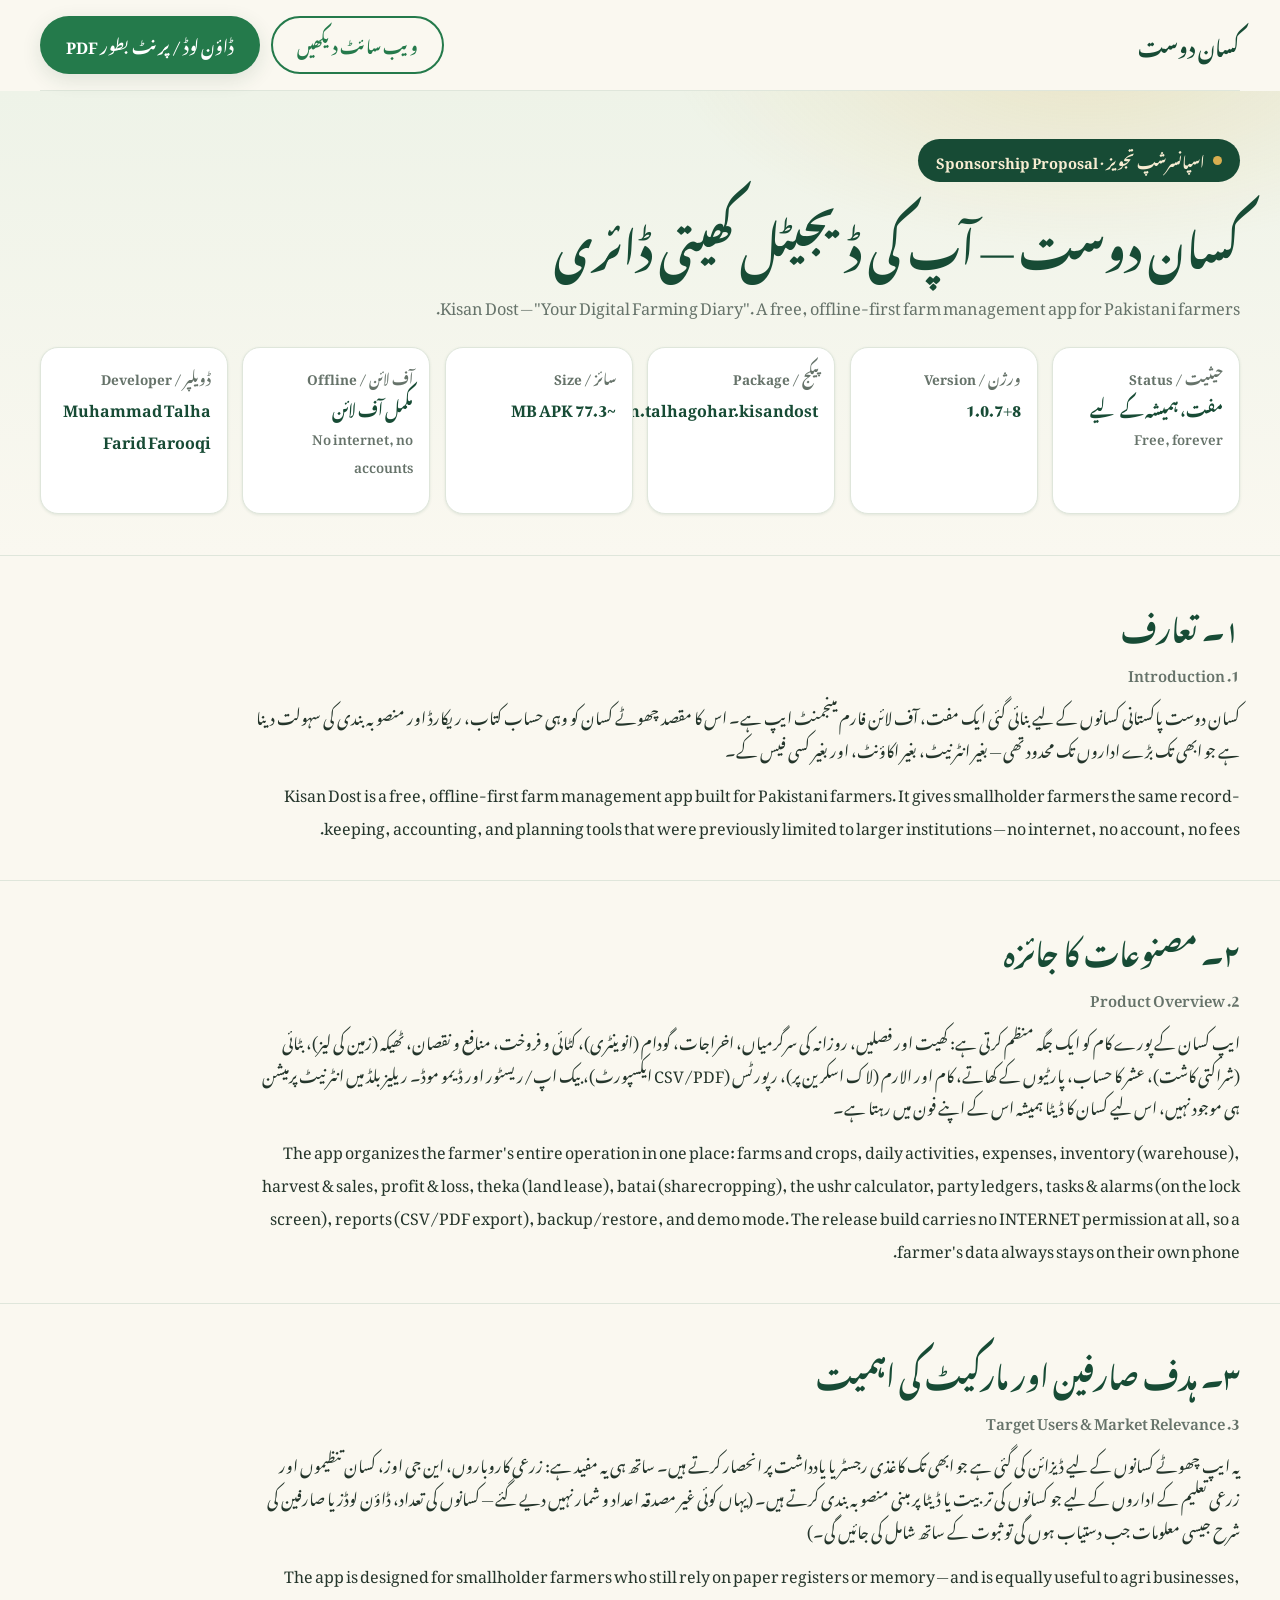
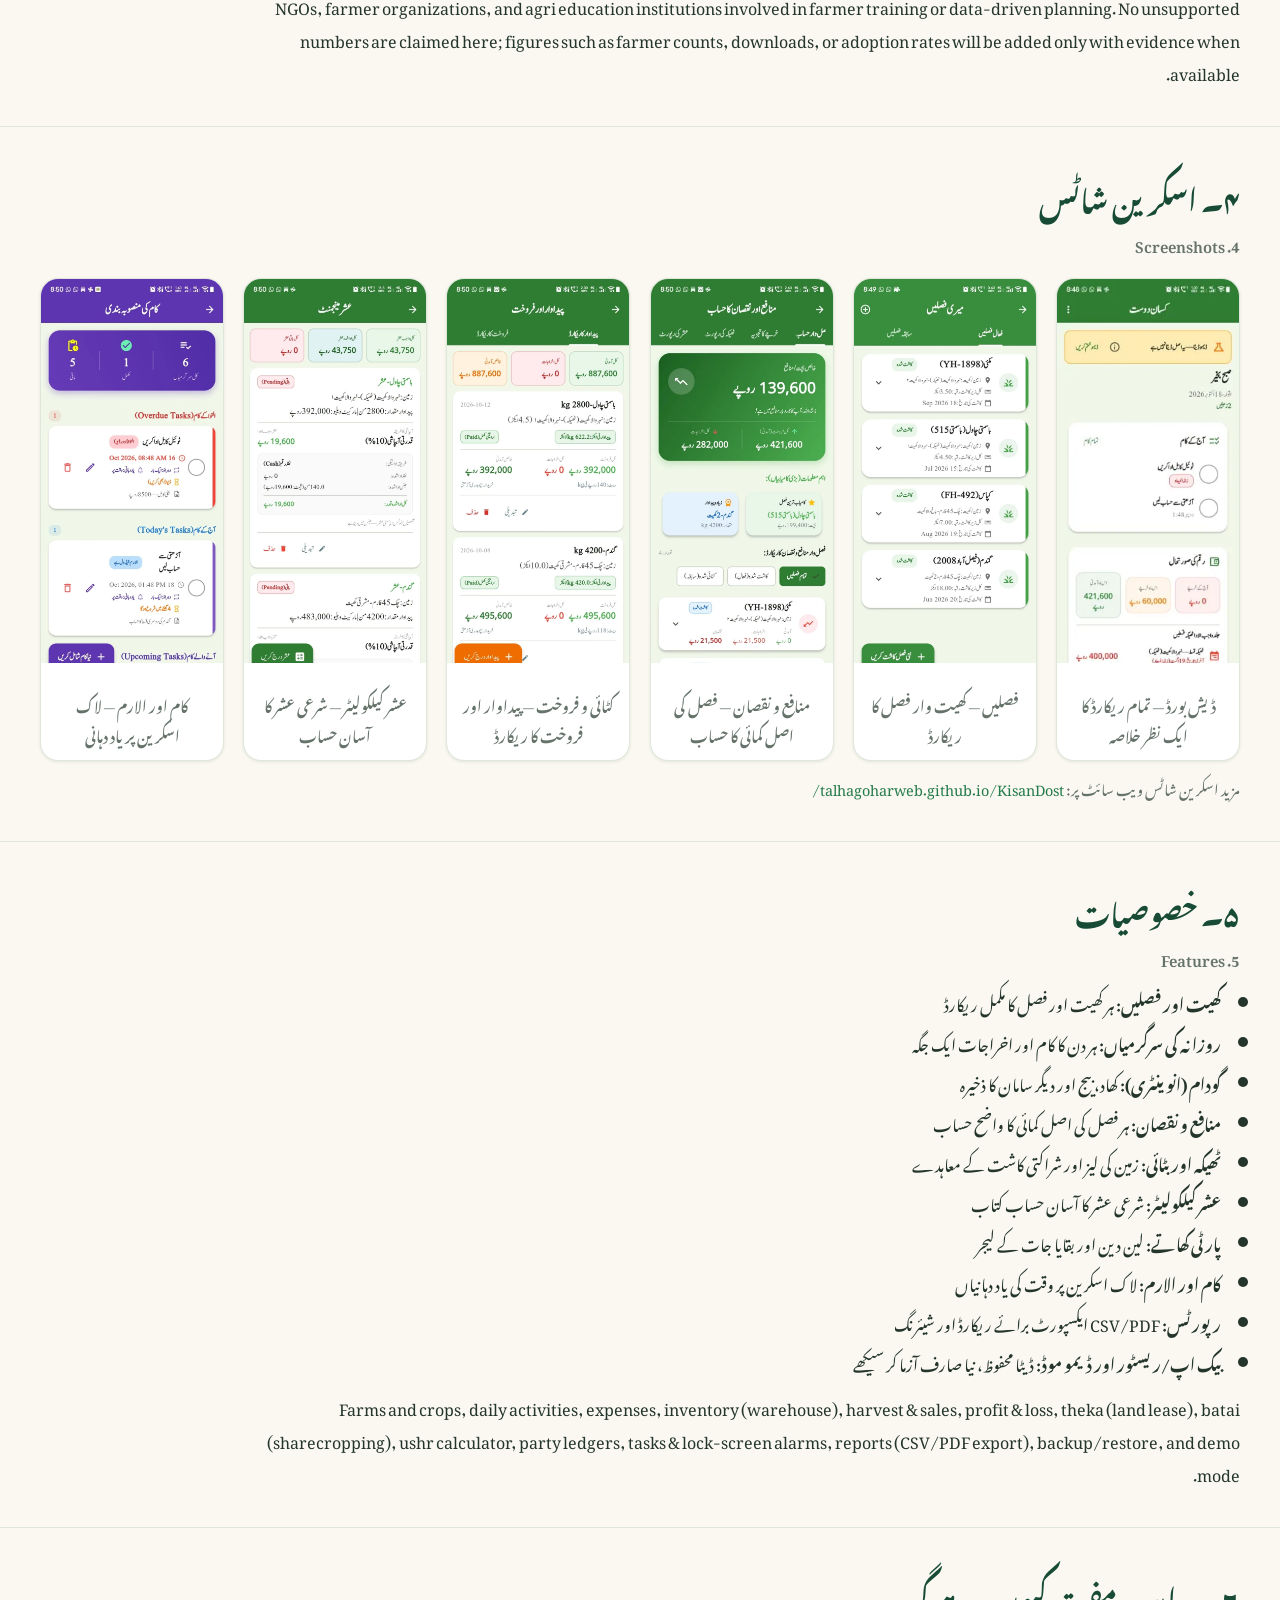
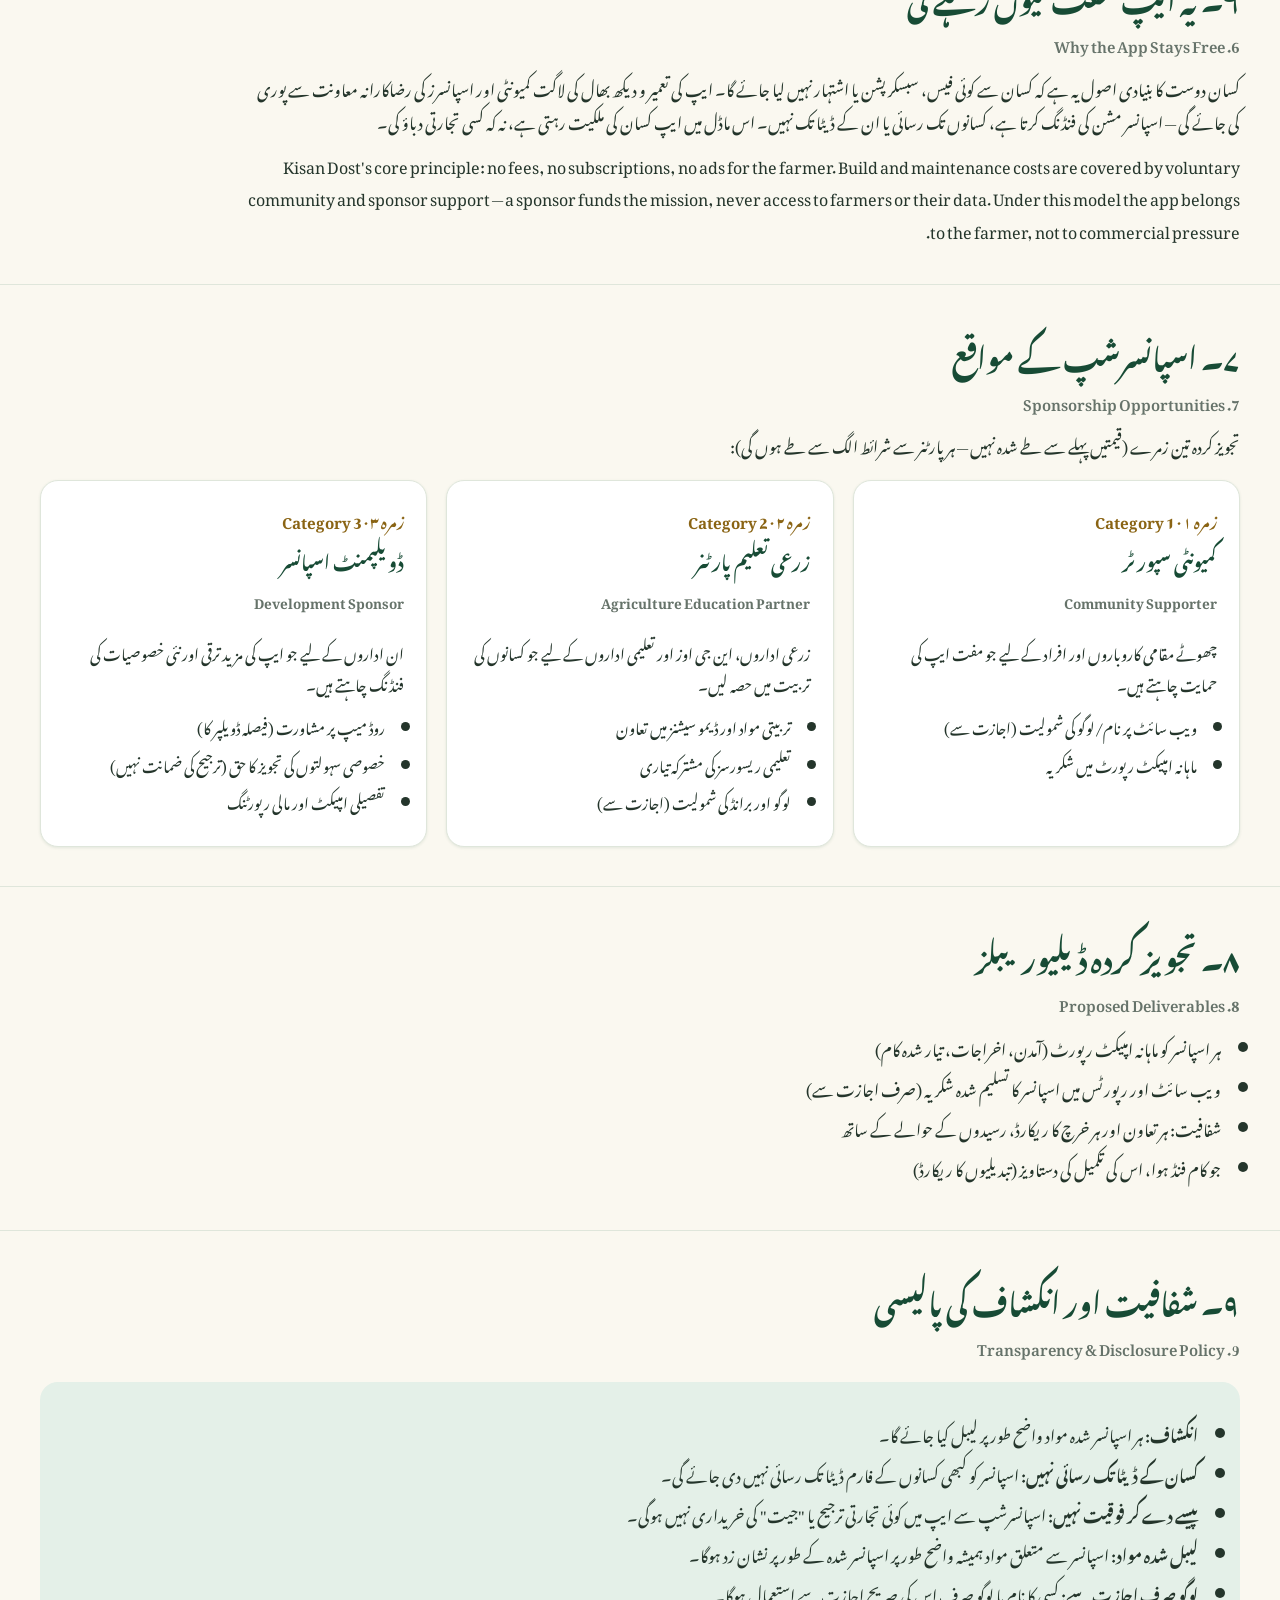
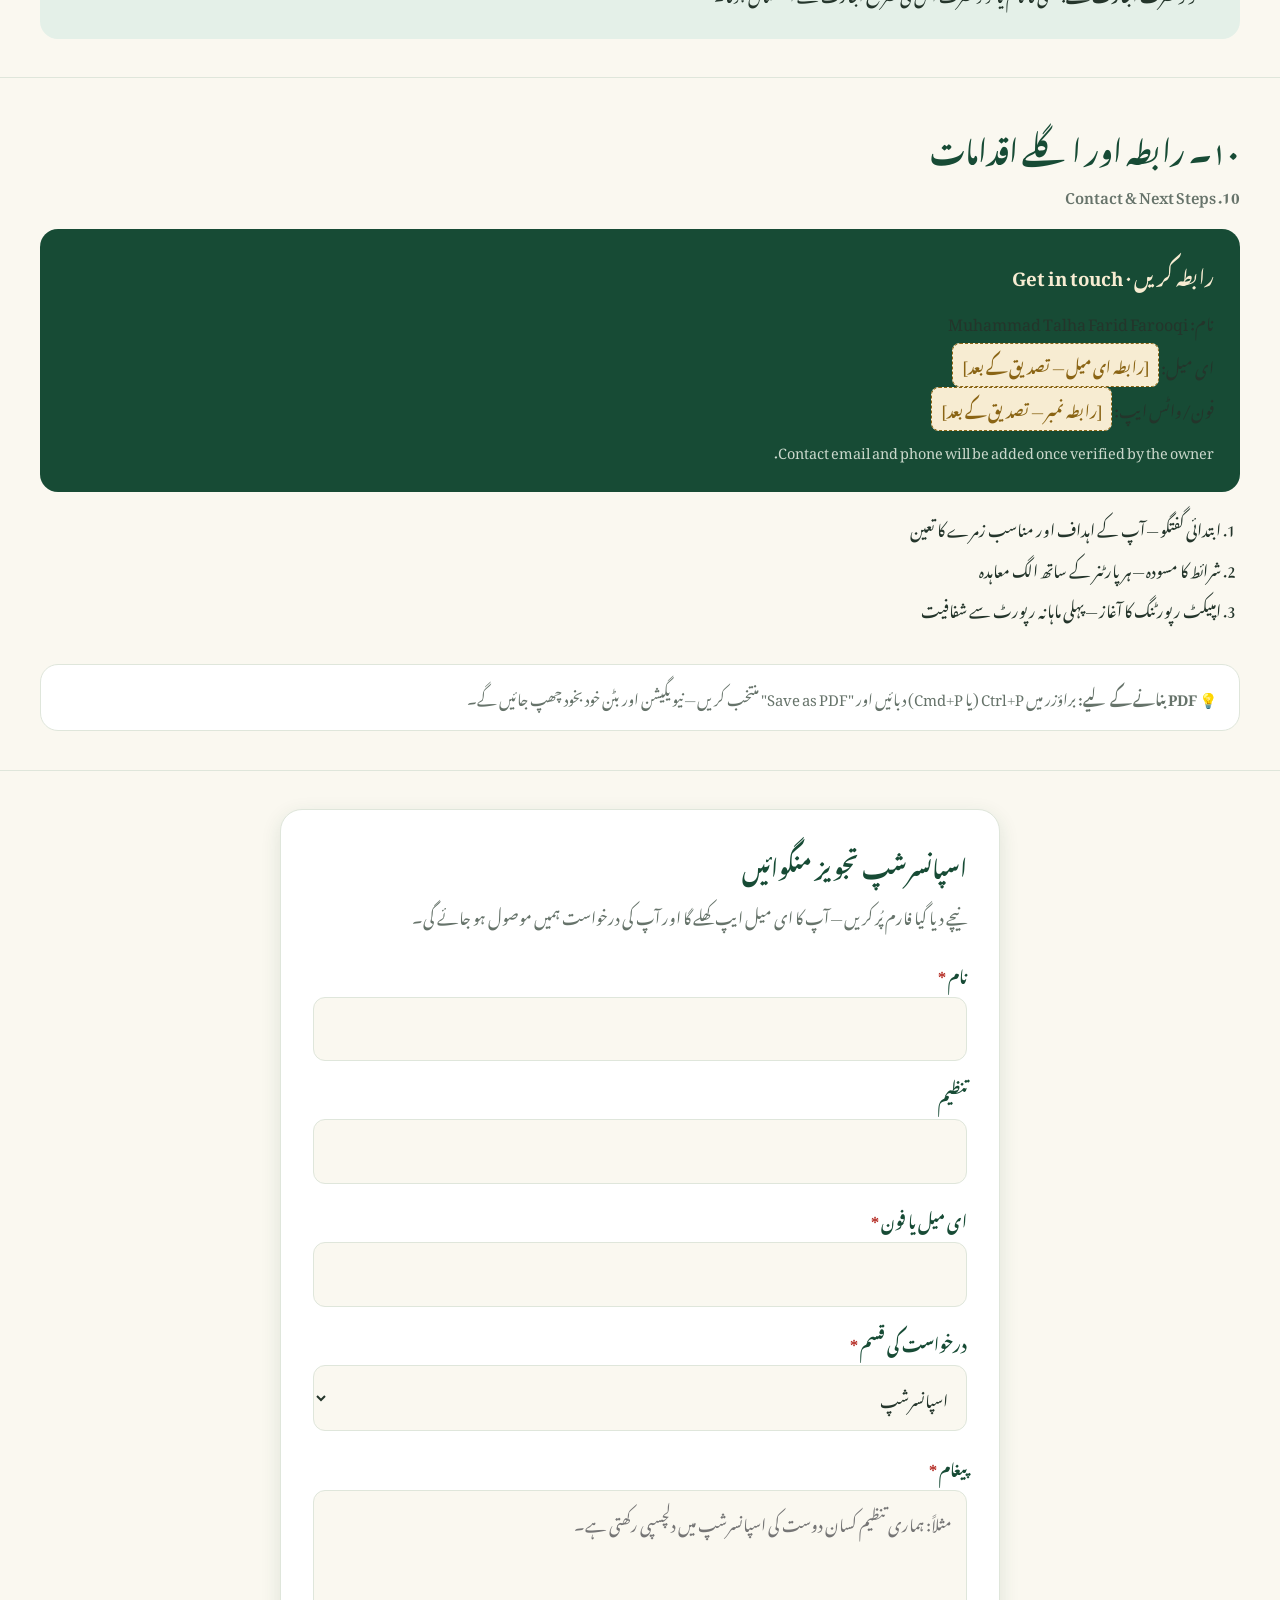
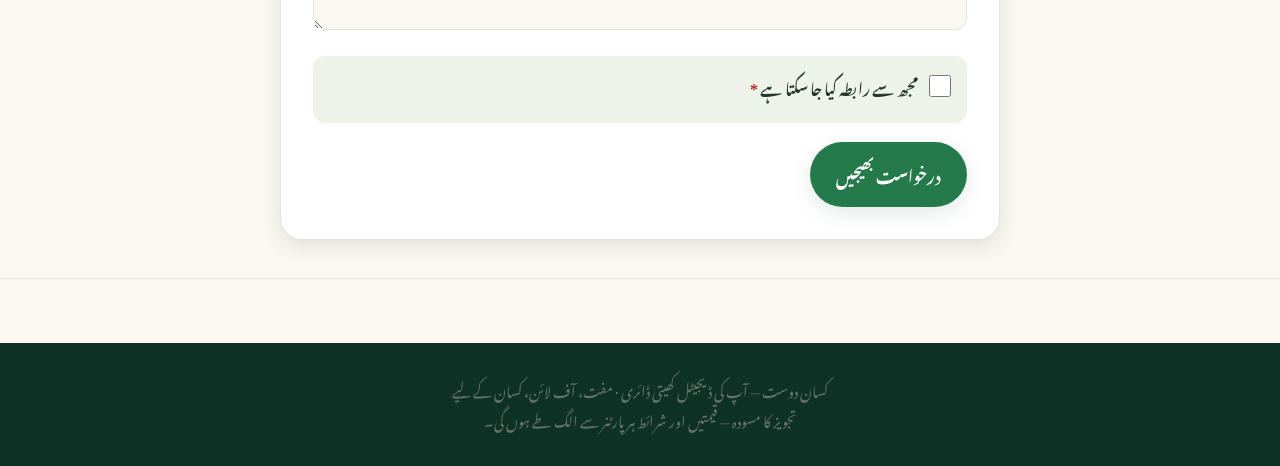
<file: docs/sponsor/proposal.html>
<!DOCTYPE html>
<html lang="ur" dir="rtl">
<head>
<meta charset="UTF-8">
<meta name="viewport" content="width=device-width, initial-scale=1.0">
<title>اسپانسرشپ تجویز — کسان دوست | Sponsorship Proposal — Kisan Dost</title>
<meta name="description" content="کسان دوست (آپ کی ڈیجیٹل کھیتی ڈائری) کے لیے اسپانسرشپ تجویز — مفت، آف لائن، پاکستانی کسانوں کے لیے فارم مینجمنٹ ایپ">
<link rel="stylesheet" href="../style.css">
<style>
/* ============================================================
   Kisan Dost — sponsorship proposal page (docs/sponsor/)
   Reuses site design tokens from ../style.css; page-specific
   classes below. Print-friendly: Ctrl/Cmd+P → "Save as PDF".
   ============================================================ */
.sponsor-nav{display:flex;align-items:center;justify-content:space-between;gap:1rem;padding:1rem 0;flex-wrap:wrap}
.sponsor-nav .brand img{width:44px;height:44px;border-radius:12px;box-shadow:var(--shadow-sm)}
.sponsor-nav .brand{display:flex;align-items:center;gap:.7rem;font-weight:700;font-size:1.25rem;color:var(--pine)}
.sponsor-actions{display:flex;gap:.7rem;flex-wrap:wrap}

.cover{
  background:
    radial-gradient(700px 340px at 85% -10%,rgba(217,174,80,.22),transparent 60%),
    linear-gradient(180deg,var(--sage) 0%,var(--ivory) 100%);
  border-bottom:1px solid var(--line);
  padding:3rem 0 2.6rem;
}
.cover h1{font-size:clamp(1.6rem,4.6vw,2.7rem);color:var(--pine);font-weight:700;margin-bottom:.4rem;line-height:1.9}
.cover .en{color:var(--muted);font-size:1.02rem;margin-bottom:1.2rem}
.fact-grid{display:grid;grid-template-columns:repeat(auto-fit,minmax(150px,1fr));gap:.9rem;margin-top:1.6rem}
.fact{background:var(--white);border:1px solid var(--line);border-radius:var(--radius);padding:.9rem 1rem;box-shadow:var(--shadow-sm)}
.fact .k{font-size:.85rem;color:var(--muted);font-weight:700}
.fact .v{font-weight:700;color:var(--pine)}
.fact .v .en{display:block;font-weight:600;color:var(--muted);font-size:.85rem}

section.s-sec{padding:2.4rem 0;border-bottom:1px solid var(--line)}
section.s-sec h2{color:var(--pine);font-size:clamp(1.3rem,3vw,1.8rem);margin-bottom:.3rem}
section.s-sec h2 .en{display:block;font-size:.95rem;color:var(--muted);font-weight:600;margin-top:.2rem}
section.s-sec p,section.s-sec li{color:var(--ink)}
section.s-sec ul{margin:.8rem 1.2rem 0 0;list-style:disc}
[dir="ltr"] section.s-sec ul{margin:.8rem 0 0 1.2rem}
section.s-sec ul li{margin-bottom:.45rem}
section.s-sec p{margin-top:.7rem;max-width:62rem}

.shot-grid{display:grid;grid-template-columns:repeat(auto-fit,minmax(170px,1fr));gap:1.2rem;margin-top:1.2rem}
.shot{background:var(--white);border:1px solid var(--line);border-radius:var(--radius);overflow:hidden;box-shadow:var(--shadow-sm)}
.shot picture img{aspect-ratio:9/19;object-fit:cover;object-position:top;width:100%}
.shot figcaption{padding:.7rem .9rem;font-size:.92rem;color:var(--muted);font-weight:600}

.pkg-grid{display:grid;grid-template-columns:repeat(auto-fit,minmax(230px,1fr));gap:1.2rem;margin-top:1.2rem}
.pkg{background:var(--white);border:1px solid var(--line);border-radius:var(--radius);padding:1.4rem;box-shadow:var(--shadow-sm);display:flex;flex-direction:column}
.pkg .tier{font-weight:700;color:var(--gold-deep);font-size:.95rem;margin-bottom:.4rem}
.pkg h3{color:var(--pine);font-size:1.15rem;margin-bottom:.5rem}
.pkg p{font-size:.95rem;color:var(--muted)}
.pkg ul{margin:.6rem 1.1rem 0 0}
.pkg ul li{font-size:.93rem;margin-bottom:.3rem}

.policy{background:var(--emerald-soft);border-radius:var(--radius);padding:1.4rem;margin-top:1.2rem}
.policy li{margin-bottom:.5rem}

.ph{background:var(--gold-soft);border:1px dashed var(--gold-deep);border-radius:8px;padding:.15rem .55rem;font-weight:700;color:var(--gold-deep);font-size:.92rem;white-space:nowrap}
.contact-card{background:var(--pine);color:#fff;border-radius:var(--radius);padding:1.6rem;margin-top:1.2rem}
.contact-card h3{color:var(--gold-soft);margin-bottom:.6rem}
.contact-card p{color:#EAF1EA}
.contact-card .en{color:#CBD8CC;font-size:.9rem}
.next-steps{margin-top:1.2rem}
.next-steps ol{margin:.8rem 1.2rem 0 0;counter-reset:step}
.next-steps li{margin-bottom:.5rem}
[dir="ltr"] .next-steps ol{margin:.8rem 0 0 1.2rem}

.hint-print{margin-top:2.4rem;padding:1.1rem 1.3rem;border:1px solid var(--line);border-radius:var(--radius);background:var(--white);color:var(--muted);font-size:.93rem}
footer.s-footer{padding:2rem 0;color:var(--muted);font-size:.9rem;text-align:center}

/* ---------- Print ---------- */
@media print{
  .sponsor-nav .sponsor-actions,.hint-print,.skip-link,#inquiry,footer.s-footer .no-print{display:none!important}
  body{background:#fff;color:#000}
  [dir="rtl"] body,body.urdu{line-height:2.0}
  .cover{background:#fff;border-bottom:2px solid #000;padding:1.2rem 0}
  .cover h1{color:#000;font-size:1.7rem}
  section.s-sec{padding:1.2rem 0;break-inside:auto}
  section.s-sec h2{color:#000;break-after:avoid}
  .fact,.shot,.pkg{box-shadow:none;break-inside:avoid}
  .contact-card{background:#fff;color:#000;border:2px solid #000}
  .contact-card h3{color:#000}
  .contact-card p,.contact-card .en{color:#000}
  .shot picture img{aspect-ratio:9/19}
  .shot-grid{grid-template-columns:repeat(3,1fr)}
  .pkg-grid{grid-template-columns:repeat(3,1fr)}
  .policy{background:#fff;border:1px solid #000}
  .ph{border-color:#000;color:#000;background:#fff}
}
</style>
</head>
<body class="urdu">
<a class="skip-link" href="#main">مواد پر جائیں / Skip to content</a>

<nav class="nav sponsor-nav wrap" aria-label="proposal navigation">
  <a class="brand" href="https://talhagoharweb.github.io/KisanDost/">
    <span>کسان دوست</span>
  </a>
  <div class="sponsor-actions">
    <a class="btn btn-outline" href="https://talhagoharweb.github.io/KisanDost/">ویب سائٹ دیکھیں</a>
    <a class="btn btn-primary" href="#" onclick="window.print();return false;">ڈاؤن لوڈ / پرنٹ بطور PDF</a>
  </div>
</nav>

<header class="cover">
  <div class="wrap">
    <span class="badge"><span class="dot"></span>اسپانسرشپ تجویز · Sponsorship Proposal</span>
    <h1>کسان دوست — آپ کی ڈیجیٹل کھیتی ڈائری</h1>
    <p class="en">Kisan Dost — "Your Digital Farming Diary". A free, offline-first farm management app for Pakistani farmers.</p>
    <div class="fact-grid">
      <div class="fact"><div class="k">حیثیت / Status</div><div class="v">مفت، ہمیشہ کے لیے<span class="en">Free, forever</span></div></div>
      <div class="fact"><div class="k">ورژن / Version</div><div class="v">1.0.7+8</div></div>
      <div class="fact"><div class="k">پیکج / Package</div><div class="v">com.talhagohar.kisandost</div></div>
      <div class="fact"><div class="k">سائز / Size</div><div class="v">~77.3 MB APK</div></div>
      <div class="fact"><div class="k">آف لائن / Offline</div><div class="v">مکمل آف لائن<span class="en">No internet, no accounts</span></div></div>
      <div class="fact"><div class="k">ڈویلپر / Developer</div><div class="v">Muhammad Talha Farid Farooqi</div></div>
    </div>
  </div>
</header>

<main id="main">

  <!-- 1 -->
  <section class="s-sec"><div class="wrap">
    <h2>۱۔ تعارف <span class="en">1. Introduction</span></h2>
    <p>کسان دوست پاکستانی کسانوں کے لیے بنائی گئی ایک مفت، آف لائن فارم مینجمنٹ ایپ ہے۔ اس کا مقصد چھوٹے کسان کو وہی حساب کتاب، ریکارڈ اور منصوبہ بندی کی سہولت دینا ہے جو ابھی تک بڑے اداروں تک محدود تھی — بغیر انٹرنیٹ، بغیر اکاؤنٹ، اور بغیر کسی فیس کے۔</p>
    <p class="en">Kisan Dost is a free, offline-first farm management app built for Pakistani farmers. It gives smallholder farmers the same record-keeping, accounting, and planning tools that were previously limited to larger institutions — no internet, no account, no fees.</p>
  </div></section>

  <!-- 2 -->
  <section class="s-sec"><div class="wrap">
    <h2>۲۔ مصنوعات کا جائزہ <span class="en">2. Product Overview</span></h2>
    <p>ایپ کسان کے پورے کام کو ایک جگہ منظم کرتی ہے: کھیت اور فصلیں، روزانہ کی سرگرمیاں، اخراجات، گودام (انوینٹری)، کٹائی و فروخت، منافع و نقصان، ٹھیکہ (زمین کی لیز)، بٹائی (شراکتی کاشت)، عشر کا حساب، پارٹیوں کے کھاتے، کام اور الارم (لاک اسکرین پر)، رپورٹس (CSV/PDF ایکسپورٹ)، بیک اپ/ریسٹور اور ڈیمو موڈ۔ ریلیز بلڈ میں انٹرنیٹ پرمیشن ہی موجود نہیں، اس لیے کسان کا ڈیٹا ہمیشہ اس کے اپنے فون میں رہتا ہے۔</p>
    <p class="en">The app organizes the farmer's entire operation in one place: farms and crops, daily activities, expenses, inventory (warehouse), harvest &amp; sales, profit &amp; loss, theka (land lease), batai (sharecropping), the ushr calculator, party ledgers, tasks &amp; alarms (on the lock screen), reports (CSV/PDF export), backup/restore, and demo mode. The release build carries no INTERNET permission at all, so a farmer's data always stays on their own phone.</p>
  </div></section>

  <!-- 3 -->
  <section class="s-sec"><div class="wrap">
    <h2>۳۔ ہدف صارفین اور مارکیٹ کی اہمیت <span class="en">3. Target Users &amp; Market Relevance</span></h2>
    <p>یہ ایپ چھوٹے کسانوں کے لیے ڈیزائن کی گئی ہے جو ابھی تک کاغذی رجسٹر یا یادداشت پر انحصار کرتے ہیں۔ ساتھ ہی یہ مفید ہے: زرعی کاروباروں، این جی اوز، کسان تنظیموں اور زرعی تعلیم کے اداروں کے لیے جو کسانوں کی تربیت یا ڈیٹا پر مبنی منصوبہ بندی کرتے ہیں۔ (یہاں کوئی غیر مصدقہ اعداد و شمار نہیں دیے گئے — کسانوں کی تعداد، ڈاؤن لوڈز یا صارفین کی شرح جیسی معلومات جب دستیاب ہوں گی تو ثبوت کے ساتھ شامل کی جائیں گی۔)</p>
    <p class="en">The app is designed for smallholder farmers who still rely on paper registers or memory — and is equally useful to agri businesses, NGOs, farmer organizations, and agri education institutions involved in farmer training or data-driven planning. No unsupported numbers are claimed here; figures such as farmer counts, downloads, or adoption rates will be added only with evidence when available.</p>
  </div></section>

  <!-- 4 -->
  <section class="s-sec"><div class="wrap">
    <h2>۴۔ اسکرین شاٹس <span class="en">4. Screenshots</span></h2>
    <div class="shot-grid">
      <figure class="shot">
        <picture>
          <source srcset="../screenshots/webp/dashboard.webp" type="image/webp">
          <img src="../screenshots/dashboard.jpg" alt="ڈیش بورڈ اسکرین" loading="lazy">
        </picture>
        <figcaption>ڈیش بورڈ — تمام ریکارڈ کا ایک نظر خلاصہ</figcaption>
      </figure>
      <figure class="shot">
        <picture>
          <source srcset="../screenshots/webp/crops.webp" type="image/webp">
          <img src="../screenshots/crops.jpg" alt="فصلوں کی اسکرین" loading="lazy">
        </picture>
        <figcaption>فصلیں — کھیت وار فصل کا ریکارڈ</figcaption>
      </figure>
      <figure class="shot">
        <picture>
          <source srcset="../screenshots/webp/profit-loss.webp" type="image/webp">
          <img src="../screenshots/profit-loss.jpg" alt="منافع و نقصان کی اسکرین" loading="lazy">
        </picture>
        <figcaption>منافع و نقصان — فصل کی اصل کمائی کا حساب</figcaption>
      </figure>
      <figure class="shot">
        <picture>
          <source srcset="../screenshots/webp/harvest.webp" type="image/webp">
          <img src="../screenshots/harvest.jpg" alt="کٹائی و فروخت کی اسکرین" loading="lazy">
        </picture>
        <figcaption>کٹائی و فروخت — پیداوار اور فروخت کا ریکارڈ</figcaption>
      </figure>
      <figure class="shot">
        <picture>
          <source srcset="../screenshots/webp/ushr.webp" type="image/webp">
          <img src="../screenshots/ushr.jpg" alt="عشر کیلکولیٹر اسکرین" loading="lazy">
        </picture>
        <figcaption>عشر کیلکولیٹر — شرعی عشر کا آسان حساب</figcaption>
      </figure>
      <figure class="shot">
        <picture>
          <source srcset="../screenshots/webp/tasks.webp" type="image/webp">
          <img src="../screenshots/tasks.jpg" alt="کام اور الارم کی اسکرین" loading="lazy">
        </picture>
        <figcaption>کام اور الارم — لاک اسکرین پر یاد دہانی</figcaption>
      </figure>
    </div>
    <p style="font-size:.9rem;color:var(--muted)">مزید اسکرین شاٹس ویب سائٹ پر: <a href="https://talhagoharweb.github.io/KisanDost/">talhagoharweb.github.io/KisanDost/</a></p>
  </div></section>

  <!-- 5 -->
  <section class="s-sec"><div class="wrap">
    <h2>۵۔ خصوصیات <span class="en">5. Features</span></h2>
    <ul>
      <li><strong>کھیت اور فصلیں:</strong> ہر کھیت اور فصل کا مکمل ریکارڈ</li>
      <li><strong>روزانہ کی سرگرمیاں:</strong> ہر دن کا کام اور اخراجات ایک جگہ</li>
      <li><strong>گودام (انوینٹری):</strong> کھاد، بیج اور دیگر سامان کا ذخیرہ</li>
      <li><strong>منافع و نقصان:</strong> ہر فصل کی اصل کمائی کا واضح حساب</li>
      <li><strong>ٹھیکہ اور بٹائی:</strong> زمین کی لیز اور شراکتی کاشت کے معاہدے</li>
      <li><strong>عشر کیلکولیٹر:</strong> شرعی عشر کا آسان حساب کتاب</li>
      <li><strong>پارٹی کھاتے:</strong> لین دین اور بقایا جات کے لیجر</li>
      <li><strong>کام اور الارم:</strong> لاک اسکرین پر وقت کی یاد دہانیاں</li>
      <li><strong>رپورٹس:</strong> CSV/PDF ایکسپورٹ برائے ریکارڈ اور شیئرنگ</li>
      <li><strong>بیک اپ/ریسٹور اور ڈیمو موڈ:</strong> ڈیٹا محفوظ، نیا صارف آزما کر سیکھے</li>
    </ul>
    <p class="en">Farms and crops, daily activities, expenses, inventory (warehouse), harvest &amp; sales, profit &amp; loss, theka (land lease), batai (sharecropping), ushr calculator, party ledgers, tasks &amp; lock-screen alarms, reports (CSV/PDF export), backup/restore, and demo mode.</p>
  </div></section>

  <!-- 6 -->
  <section class="s-sec"><div class="wrap">
    <h2>۶۔ یہ ایپ مفت کیوں رہے گی <span class="en">6. Why the App Stays Free</span></h2>
    <p>کسان دوست کا بنیادی اصول یہ ہے کہ کسان سے کوئی فیس، سبسکرپشن یا اشتہار نہیں لیا جائے گا۔ ایپ کی تعمیر و دیکھ بھال کی لاگت کمیونٹی اور اسپانسرز کی رضاکارانہ معاونت سے پوری کی جائے گی — اسپانسر مشن کی فنڈنگ کرتا ہے، کسانوں تک رسائی یا ان کے ڈیٹا تک نہیں۔ اس ماڈل میں ایپ کسان کی ملکیت رہتی ہے، نہ کہ کسی تجارتی دباؤ کی۔</p>
    <p class="en">Kisan Dost's core principle: no fees, no subscriptions, no ads for the farmer. Build and maintenance costs are covered by voluntary community and sponsor support — a sponsor funds the mission, never access to farmers or their data. Under this model the app belongs to the farmer, not to commercial pressure.</p>
  </div></section>

  <!-- 7 -->
  <section class="s-sec"><div class="wrap">
    <h2>۷۔ اسپانسرشپ کے مواقع <span class="en">7. Sponsorship Opportunities</span></h2>
    <p>تجویز کردہ تین زمرے (قیمتیں پہلے سے طے شدہ نہیں — ہر پارٹنر سے شرائط الگ سے طے ہوں گی):</p>
    <div class="pkg-grid">
      <div class="pkg">
        <div class="tier">زمرہ ۱ · Category 1</div>
        <h3>کمیونٹی سپورٹر<br><span style="font-size:.85rem;color:var(--muted)">Community Supporter</span></h3>
        <p>چھوٹے مقامی کاروباروں اور افراد کے لیے جو مفت ایپ کی حمایت چاہتے ہیں۔</p>
        <ul>
          <li>ویب سائٹ پر نام/لوگو کی شمولیت (اجازت سے)</li>
          <li>ماہانہ امپیکٹ رپورٹ میں شکریہ</li>
        </ul>
      </div>
      <div class="pkg">
        <div class="tier">زمرہ ۲ · Category 2</div>
        <h3>زرعی تعلیم پارٹنر<br><span style="font-size:.85rem;color:var(--muted)">Agriculture Education Partner</span></h3>
        <p>زرعی اداروں، این جی اوز اور تعلیمی اداروں کے لیے جو کسانوں کی تربیت میں حصہ لیں۔</p>
        <ul>
          <li>تربیتی مواد اور ڈیمو سیشنز میں تعاون</li>
          <li>تعلیمی ریسورسز کی مشترکہ تیاری</li>
          <li>لوگو اور برانڈ کی شمولیت (اجازت سے)</li>
        </ul>
      </div>
      <div class="pkg">
        <div class="tier">زمرہ ۳ · Category 3</div>
        <h3>ڈویلپمنٹ اسپانسر<br><span style="font-size:.85rem;color:var(--muted)">Development Sponsor</span></h3>
        <p>ان اداروں کے لیے جو ایپ کی مزید ترقی اور نئی خصوصیات کی فنڈنگ چاہتے ہیں۔</p>
        <ul>
          <li>روڈ میپ پر مشاورت (فیصلہ ڈویلپر کا)</li>
          <li>خصوصی سہولتوں کی تجویز کا حق (ترجیح کی ضمانت نہیں)</li>
          <li>تفصیلی امپیکٹ اور مالی رپورٹنگ</li>
        </ul>
      </div>
    </div>
  </div></section>

  <!-- 8 -->
  <section class="s-sec"><div class="wrap">
    <h2>۸۔ تجویز کردہ ڈیلیوریبلز <span class="en">8. Proposed Deliverables</span></h2>
    <ul>
      <li>ہر اسپانسر کو ماہانہ امپیکٹ رپورٹ (آمدن، اخراجات، تیار شدہ کام)</li>
      <li>ویب سائٹ اور رپورٹس میں اسپانسر کا تسلیم شدہ شکریہ (صرف اجازت سے)</li>
      <li>شفافیت: ہر تعاون اور ہر خرچ کا ریکارڈ، رسیدوں کے حوالے کے ساتھ</li>
      <li>جو کام فنڈ ہوا، اس کی تکمیل کی دستاویز (تبدیلیوں کا ریکارڈ)</li>
    </ul>
  </div></section>

  <!-- 9 -->
  <section class="s-sec"><div class="wrap">
    <h2>۹۔ شفافیت اور انکشاف کی پالیسی <span class="en">9. Transparency &amp; Disclosure Policy</span></h2>
    <div class="policy">
      <ul>
        <li><strong>انکشاف:</strong> ہر اسپانسر شدہ مواد واضح طور پر لیبل کیا جائے گا۔</li>
        <li><strong>کسان کے ڈیٹا تک رسائی نہیں:</strong> اسپانسر کو کبھی کسانوں کے فارم ڈیٹا تک رسائی نہیں دی جائے گی۔</li>
        <li><strong>پیسے دے کر فوقیت نہیں:</strong> اسپانسرشپ سے ایپ میں کوئی تجارتی ترجیح یا "جیت" کی خریداری نہیں ہوگی۔</li>
        <li><strong>لیبل شدہ مواد:</strong> اسپانسر سے متعلق مواد ہمیشہ واضح طور پر اسپانسر شدہ کے طور پر نشان زد ہوگا۔</li>
        <li><strong>لوگو صرف اجازت سے:</strong> کسی کا نام یا لوگو صرف اس کی صریح اجازت سے استعمال ہوگا۔</li>
      </ul>
    </div>
  </div></section>

  <!-- 10 -->
  <section class="s-sec"><div class="wrap">
    <h2>۱۰۔ رابطہ اور اگلے اقدامات <span class="en">10. Contact &amp; Next Steps</span></h2>
    <div class="contact-card">
      <h3>رابطہ کریں · Get in touch</h3>
      <p>نام: Muhammad Talha Farid Farooqi</p>
      <p>ای میل: <span class="ph">[رابطہ ای میل — تصدیق کے بعد]</span></p>
      <p>فون/واٹس ایپ: <span class="ph">[رابطہ نمبر — تصدیق کے بعد]</span></p>
      <p class="en">Contact email and phone will be added once verified by the owner.</p>
    </div>
    <div class="next-steps">
      <ol>
        <li>ابتدائی گفتگو — آپ کے اہداف اور مناسب زمرے کا تعین</li>
        <li>شرائط کا مسودہ — ہر پارٹنر کے ساتھ الگ معاہدہ</li>
        <li>امپیکٹ رپورٹنگ کا آغاز — پہلی ماہانہ رپورٹ سے شفافیت</li>
      </ol>
    </div>
    <div class="hint-print">💡 <strong>PDF بنانے کے لیے:</strong> براؤزر میں Ctrl+P (یا Cmd+P) دبائیں اور "Save as PDF" منتخب کریں — نیویگیشن اور بٹن خود بخود چھپ جائیں گے۔</div>
  </div></section>

  <!-- 11 — inquiry form (shared .kd-form component) -->
  <section class="s-sec" id="inquiry"><div class="wrap">
    <form class="kd-form form-card" data-preset="sponsor" novalidate aria-labelledby="form-title-proposal">
    <h2 id="form-title-proposal" style="font-size:1.4rem">اسپانسرشپ تجویز منگوائیں</h2>
    <p class="form-sub">نیچے دیا گیا فارم پُر کریں — آپ کا ای میل ایپ کھلے گا اور آپ کی درخواست ہمیں موصول ہو جائے گی۔</p>
    <div class="form-field">
    <label for="kd-name">نام <span class="req">*</span></label>
    <input type="text" id="kd-name" name="name" autocomplete="name" required aria-describedby="kd-name-err">
    <span class="form-error" id="kd-name-err" hidden></span>
    </div>
    <div class="form-field">
    <label for="kd-org">تنظیم</label>
    <input type="text" id="kd-org" name="org" autocomplete="organization">
    </div>
    <div class="form-field">
    <label for="kd-contact">ای میل یا فون <span class="req">*</span></label>
    <input type="text" id="kd-contact" name="contact" autocomplete="email" required aria-describedby="kd-contact-err">
    <span class="form-error" id="kd-contact-err" hidden></span>
    </div>
    <div class="form-field">
    <label for="kd-type">درخواست کی قسم <span class="req">*</span></label>
    <select id="kd-type" name="type" required>
    <option value="sponsor">اسپانسرشپ</option>
    <option value="support">تعاون</option>
    <option value="training">تربیت</option>
    <option value="partnership">شراکت</option>
    <option value="other">دیگر</option>
    </select>
    </div>
    <div class="form-field">
    <label for="kd-message">پیغام <span class="req">*</span></label>
    <textarea id="kd-message" name="message" required aria-describedby="kd-message-err" placeholder="مثلاً: ہماری تنظیم کسان دوست کی اسپانسرشپ میں دلچسپی رکھتی ہے۔"></textarea>
    <span class="form-error" id="kd-message-err" hidden></span>
    </div>
    <div class="form-field consent-row">
    <input type="checkbox" id="kd-consent" name="consent" required aria-describedby="kd-consent-err">
    <label for="kd-consent">مجھ سے رابطہ کیا جا سکتا ہے <span class="req">*</span></label>
    <span class="form-error" id="kd-consent-err" hidden></span>
    </div>
    <button type="submit" class="btn btn-primary">درخواست بھیجیں</button>
    <p class="kd-mailto-note" hidden>آپ کا ای میل ایپ کھلے گا — وہاں بھیجنے پر آپ کی درخواست موصول ہوگی۔</p>
    </form>
  </div></section>

</main>

<footer class="s-footer">
  <div class="wrap">
    کسان دوست — آپ کی ڈیجیٹل کھیتی ڈائری · مفت، آف لائن، کسان کے لیے<br>
    <span class="no-print">تجویز کا مسودہ — قیمتیں اور شرائط ہر پارٹنر سے الگ طے ہوں گی۔</span>
  </div>
</footer>

<script src="../config.js"></script>
<script src="../site.js"></script>
</body>
</html>
</file>
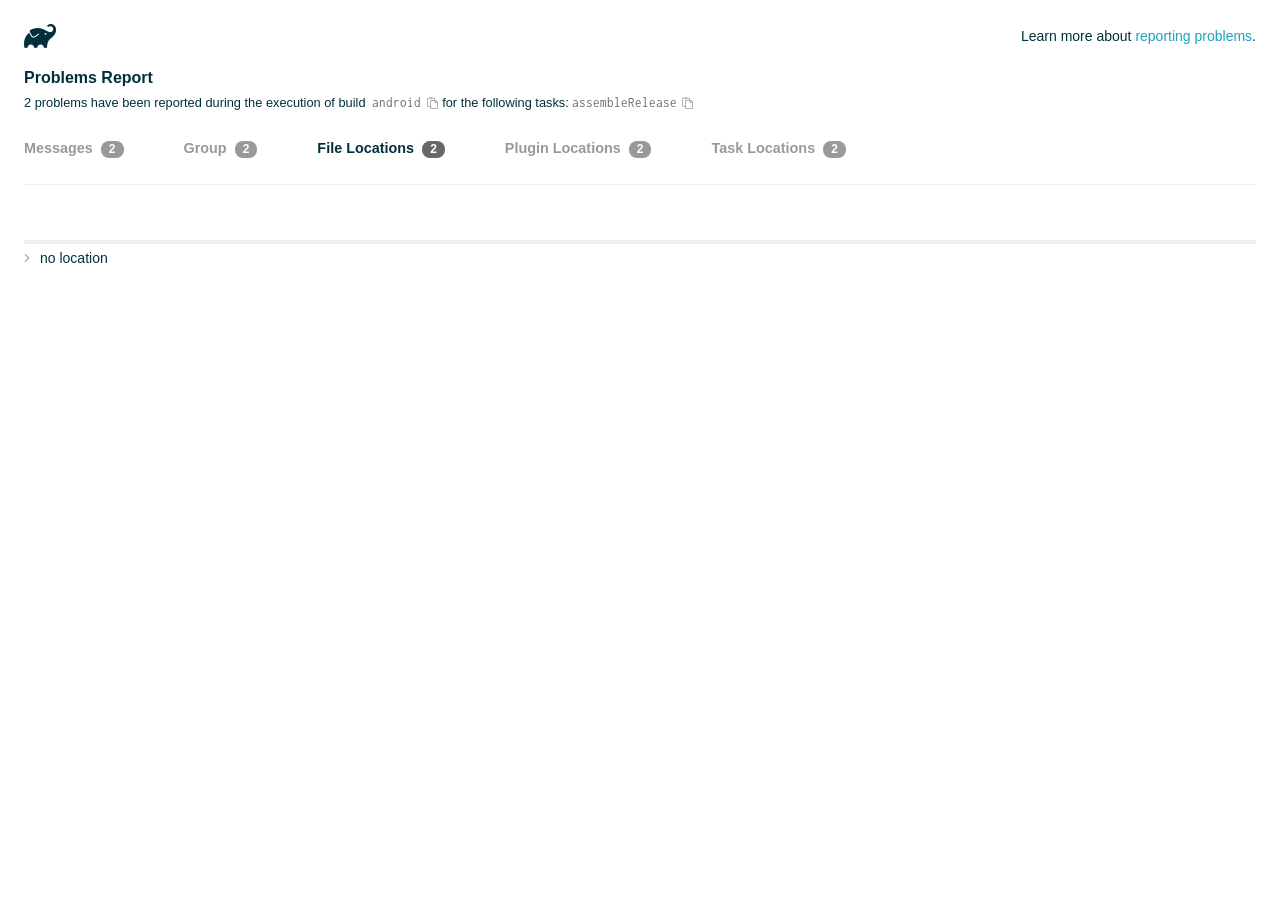
<file: android/build/reports/problems/problems-report.html>
<!DOCTYPE html>

<html lang="en">
<head>
    <!-- Required meta tags -->
    <meta charset="utf-8">
    <meta name="viewport" content="width=device-width, initial-scale=1, shrink-to-fit=no">

                    <style type="text/css">
                /*! normalize.css v7.0.0 | MIT License | github.com/necolas/normalize.css */
html {
    line-height: 1.15;
    -ms-text-size-adjust: 100%;
    -webkit-text-size-adjust: 100%
}

body {
    margin: 0
}

article, aside, footer, header, nav, section {
    display: block
}

h1 {
    font-size: 2em;
    margin: .67em 0
}

figcaption, figure, main {
    display: block
}

figure {
    margin: 1em 40px
}

hr {
    box-sizing: content-box;
    height: 0;
    overflow: visible
}

pre {
    font-family: monospace, monospace;
    font-size: 1em
}

a {
    background-color: transparent;
    -webkit-text-decoration-skip: objects
}

abbr[title] {
    border-bottom: none;
    text-decoration: underline;
    text-decoration: underline dotted
}

b, strong {
    font-weight: inherit
}

b, strong {
    font-weight: bolder
}

code, kbd, samp {
    font-family: monospace, monospace;
    font-size: 1em
}

dfn {
    font-style: italic
}

mark {
    background-color: #ff0;
    color: #000
}

small {
    font-size: 80%
}

sub, sup {
    font-size: 75%;
    line-height: 0;
    position: relative;
    vertical-align: baseline
}

sub {
    bottom: -.25em
}

sup {
    top: -.5em
}

audio, video {
    display: inline-block
}

audio:not([controls]) {
    display: none;
    height: 0
}

img {
    border-style: none
}

svg:not(:root) {
    overflow: hidden
}

button, input, optgroup, select, textarea {
    font-family: sans-serif;
    font-size: 100%;
    line-height: 1.15;
    margin: 0
}

button, input {
    overflow: visible
}

button, select {
    text-transform: none
}

[type=reset], [type=submit], button, html [type=button] {
    -webkit-appearance: button
}

[type=button]::-moz-focus-inner, [type=reset]::-moz-focus-inner, [type=submit]::-moz-focus-inner, button::-moz-focus-inner {
    border-style: none;
    padding: 0
}

[type=button]:-moz-focusring, [type=reset]:-moz-focusring, [type=submit]:-moz-focusring, button:-moz-focusring {
    outline: 1px dotted ButtonText
}

fieldset {
    padding: .35em .75em .625em
}

legend {
    box-sizing: border-box;
    color: inherit;
    display: table;
    max-width: 100%;
    padding: 0;
    white-space: normal
}

progress {
    display: inline-block;
    vertical-align: baseline
}

textarea {
    overflow: auto
}

[type=checkbox], [type=radio] {
    box-sizing: border-box;
    padding: 0
}

[type=number]::-webkit-inner-spin-button, [type=number]::-webkit-outer-spin-button {
    height: auto
}

[type=search] {
    -webkit-appearance: textfield;
    outline-offset: -2px
}

[type=search]::-webkit-search-cancel-button, [type=search]::-webkit-search-decoration {
    -webkit-appearance: none
}

::-webkit-file-upload-button {
    -webkit-appearance: button;
    font: inherit
}

details, menu {
    display: block
}

summary {
    display: list-item
}

canvas {
    display: inline-block
}

template {
    display: none
}

[hidden] {
    display: none
}

/* configuration cache styles */

.report-wrapper {
    margin: 0;
    padding: 0 24px;
}

.gradle-logo {
    width: 32px;
    height: 24px;
    background-image: url("[data-uri]");
    background-size: contain;
}

.header {
    display: flex;
    flex-wrap: wrap;
    position: fixed;
    top: 0;
    left: 0;
    width: 100%;
    padding: 24px 24px 0 24px;
    background-color: white;
    z-index: 1;
}

.learn-more {
    margin-left: auto;
    align-self: center;
    font-size: 0.875rem;
    font-weight: normal;
}

.title {
    display: flex;
    align-items: center;
    padding: 18px 0 24px 0;
    flex: 1 0 100%;
}

.content {
    font-size: 0.875rem;
    padding: 240px 0 48px;
    overflow-x: auto;
    white-space: nowrap;
}

.content ol:first-of-type {
    margin: 0;
}

.tree-btn {
    cursor: pointer;
    display: inline-block;
    width: 16px;
    height: 16px;
    background-size: contain;
    background-repeat: no-repeat;
    vertical-align: middle;
    margin-top: -0.2em;
}

.tree-btn.collapsed {
    background-image: url('data:image/svg+xml;utf8,<svg xmlns="http://www.w3.org/2000/svg" viewBox="0 0 192 512"><path d="M166.9 264.5l-117.8 116c-4.7 4.7-12.3 4.7-17 0l-7.1-7.1c-4.7-4.7-4.7-12.3 0-17L127.3 256 25.1 155.6c-4.7-4.7-4.7-12.3 0-17l7.1-7.1c4.7-4.7 12.3-4.7 17 0l117.8 116c4.6 4.7 4.6 12.3-.1 17z" fill="%23999999" stroke="%23999999"/></svg>');
}

.tree-btn.expanded {
    background-image: url('data:image/svg+xml;utf8,<svg xmlns="http://www.w3.org/2000/svg" viewBox="0 0 256 512"><path d="M119.5 326.9L3.5 209.1c-4.7-4.7-4.7-12.3 0-17l7.1-7.1c4.7-4.7 12.3-4.7 17 0L128 287.3l100.4-102.2c4.7-4.7 12.3-4.7 17 0l7.1 7.1c4.7 4.7 4.7 12.3 0 17L136.5 327c-4.7 4.6-12.3 4.6-17-.1z" fill="%23999999" stroke="%23999999"/></svg>');
}

ul .tree-btn {
    margin-right: 3px;
}

.leaf-icon {
    display: inline-block;
    width: 16px;
    height: 16px;
    background-image: url('data:image/svg+xml;utf8,<svg xmlns="http://www.w3.org/2000/svg" viewBox="0 0 256 512"><path d="M32 256 H224" stroke="%23999999" stroke-width="48" stroke-linecap="round"/></svg>');
    background-size: contain;
    background-repeat: no-repeat;
    vertical-align: middle;
    margin-top: -0.2em;
}

.invisible-text {
    user-select: all; /* Allow the text to be selectable */
    color: transparent; /* Hide the text */
    text-indent: -9999px; /* Move the text out of view */
    position: relative;
    white-space: pre; /* Preserve meaningful whitespace in the invisible text for copying */
}

.text-for-copy {
    display: inline-block;
}

.enum-icon {
    display: inline-block;
    width: 16px;
    height: 16px;
    background-image: url('data:image/svg+xml;utf8,<svg xmlns="http://www.w3.org/2000/svg" viewBox="0 0 1024 1024"><circle cx="512" cy="512" r="200" /></svg>');
    background-size: contain;
    background-repeat: no-repeat;
    vertical-align: middle;
    margin-inline-start: 0.5ex;
    margin-inline-end: 0.5ex;
    margin-top: -0.2em;
}

.error-icon {
    display: inline-block;
    width: 16px;
    height: 16px;
    background-image: url('data:image/svg+xml;utf8,<svg xmlns="http://www.w3.org/2000/svg" viewBox="0 0 320 512"><path d="M193.94 256L296.5 153.44l21.15-21.15c3.12-3.12 3.12-8.19 0-11.31l-22.63-22.63c-3.12-3.12-8.19-3.12-11.31 0L160 222.06 36.29 98.34c-3.12-3.12-8.19-3.12-11.31 0L2.34 120.97c-3.12 3.12-3.12 8.19 0 11.31L126.06 256 2.34 379.71c-3.12 3.12-3.12 8.19 0 11.31l22.63 22.63c3.12 3.12 8.19 3.12 11.31 0L160 289.94 262.56 392.5l21.15 21.15c3.12 3.12 8.19 3.12 11.31 0l22.63-22.63c3.12-3.12 3.12-8.19 0-11.31L193.94 256z" fill="%23FC461E" stroke="%23FC461E"/></svg>');
    background-size: contain;
    background-repeat: no-repeat;
    vertical-align: middle;
    margin-inline-start: 0.5ex;
    margin-inline-end: 0.5ex;
    margin-top: -0.2em;
}

.advice-icon {
    display: inline-block;
    width: 16px;
    height: 16px;
    background-image: url('data:image/svg+xml;utf8,<svg width="800px" height="800px" viewBox="-4.93 0 122.88 122.88" version="1.1" id="Layer_1" xmlns="http://www.w3.org/2000/svg" xmlns:xlink="http://www.w3.org/1999/xlink"  style="enable-background:new 0 0 113.01 122.88" xml:space="preserve"><g><path d="M44.13,102.06c-1.14,0.03-2.14-0.81-2.3-1.96c-0.17-1.2,0.64-2.31,1.82-2.54c-1.3-7.37-4.85-11.43-8.6-15.72 c-2.92-3.34-5.95-6.81-8.34-11.92c-2.35-5.03-3.64-10.23-3.6-15.63c0.05-5.4,1.42-10.96,4.4-16.71c0.02-0.04,0.04-0.07,0.06-0.11 l0,0c3.91-6.62,9.38-11.04,15.47-13.52c5.11-2.09,10.66-2.8,16.1-2.3c5.42,0.5,10.73,2.2,15.37,4.94 c5.9,3.49,10.75,8.67,13.42,15.21c1.44,3.54,2.42,7.49,2.54,11.82c0.12,4.31-0.62,8.96-2.61,13.88 c-2.66,6.59-6.18,10.68-9.47,14.51c-3.03,3.53-5.85,6.81-7.42,11.84c0.89,0.21,1.59,0.94,1.73,1.9c0.17,1.24-0.7,2.39-1.94,2.56 l-0.77,0.11c-0.14,1.09-0.23,2.26-0.27,3.51l0.25-0.04c1.24-0.17,2.39,0.7,2.56,1.94c0.17,1.24-0.7,2.39-1.94,2.56l-0.78,0.11 c0.01,0.15,0.02,0.3,0.03,0.45l0,0c0.07,0.88,0.08,1.73,0.03,2.54l0.13-0.02c1.25-0.15,2.38,0.74,2.54,1.98 c0.15,1.25-0.74,2.38-1.98,2.54l-1.68,0.21c-1.2,3.11-3.34,5.48-5.87,6.94c-1.74,1.01-3.67,1.59-5.61,1.71 c-1.97,0.12-3.96-0.25-5.78-1.13c-2.08-1.02-3.94-2.71-5.29-5.14c-0.65-0.33-1.13-0.97-1.23-1.75c-0.04-0.31-0.01-0.61,0.07-0.89 c-0.39-1.16-0.68-2.43-0.87-3.83l-0.07,0.01c-1.24,0.17-2.39-0.7-2.56-1.94c-0.17-1.24,0.7-2.39,1.94-2.56l0.54-0.08 C44.19,104.32,44.18,103.16,44.13,102.06L44.13,102.06z M2.18,58.86C1.01,58.89,0.04,57.98,0,56.81c-0.04-1.17,0.88-2.14,2.05-2.18 l8.7-0.3c1.17-0.04,2.14,0.88,2.18,2.05c0.04,1.17-0.88,2.14-2.05,2.18L2.18,58.86L2.18,58.86z M110.68,50.25 c1.16-0.12,2.2,0.73,2.32,1.89c0.12,1.16-0.73,2.2-1.89,2.32l-8.66,0.91c-1.16,0.12-2.2-0.73-2.32-1.89 c-0.12-1.16,0.73-2.2,1.89-2.32L110.68,50.25L110.68,50.25z M94.91,14.78c0.65-0.97,1.96-1.23,2.93-0.58 c0.97,0.65,1.23,1.96,0.58,2.93l-4.84,7.24c-0.65,0.97-1.96,1.23-2.93,0.58c-0.97-0.65-1.23-1.96-0.58-2.93L94.91,14.78 L94.91,14.78z M57.63,2.06c0.03-1.17,1-2.09,2.16-2.06c1.17,0.03,2.09,1,2.06,2.16l-0.22,8.7c-0.03,1.17-1,2.09-2.16,2.06 c-1.17-0.03-2.09-1-2.06-2.16L57.63,2.06L57.63,2.06z M13.88,15.53c-0.86-0.8-0.9-2.14-0.11-2.99c0.8-0.86,2.14-0.9,2.99-0.11 l6.37,5.94c0.86,0.8,0.9,2.14,0.11,2.99c-0.8,0.86-2.14,0.9-2.99,0.11L13.88,15.53L13.88,15.53z M47.88,96.95l18.49-2.63 c1.59-6.7,5.05-10.73,8.8-15.08c3.08-3.58,6.36-7.4,8.76-13.34c1.76-4.35,2.41-8.43,2.31-12.19c-0.1-3.75-0.96-7.21-2.24-10.34 c-2.3-5.63-6.51-10.11-11.65-13.15c-4.11-2.43-8.8-3.94-13.59-4.37c-4.77-0.44-9.64,0.19-14.13,2.02 c-5.26,2.15-9.99,5.97-13.39,11.72c-2.64,5.12-3.86,10.02-3.9,14.73c-0.04,4.74,1.11,9.33,3.2,13.8c2.13,4.56,4.97,7.8,7.69,10.92 C42.47,83.9,46.48,88.49,47.88,96.95L47.88,96.95z M65.62,99.02l-17.27,2.45c0.05,1.1,0.07,2.25,0.05,3.47l17.05-2.42 C65.47,101.29,65.52,100.12,65.62,99.02L65.62,99.02z M48.49,109.52c0.12,0.92,0.3,1.76,0.53,2.54l16.55-2.04 c0.11-0.86,0.13-1.77,0.05-2.74l0,0l0-0.02l-0.01-0.17L48.49,109.52L48.49,109.52z M51.37,116.36c0.64,0.67,1.35,1.19,2.1,1.55 c1.15,0.56,2.42,0.79,3.67,0.72c1.29-0.08,2.57-0.47,3.74-1.15c1.1-0.64,2.09-1.53,2.88-2.65L51.37,116.36L51.37,116.36z"/></g></svg>');
    background-size: contain;
    background-repeat: no-repeat;
    vertical-align: middle;
    margin-inline-start: 0.5ex;
    margin-inline-end: 0.5ex;
    margin-top: -0.2em;
}

.warning-icon {
    display: inline-block;
    width: 13px;
    height: 13px;
    background-image: url('data:image/svg+xml;utf8,<svg xmlns="http://www.w3.org/2000/svg" viewBox="0 0 576 512"><path d="M270.2 160h35.5c3.4 0 6.1 2.8 6 6.2l-7.5 196c-.1 3.2-2.8 5.8-6 5.8h-20.5c-3.2 0-5.9-2.5-6-5.8l-7.5-196c-.1-3.4 2.6-6.2 6-6.2zM288 388c-15.5 0-28 12.5-28 28s12.5 28 28 28 28-12.5 28-28-12.5-28-28-28zm281.5 52L329.6 24c-18.4-32-64.7-32-83.2 0L6.5 440c-18.4 31.9 4.6 72 41.6 72H528c36.8 0 60-40 41.5-72zM528 480H48c-12.3 0-20-13.3-13.9-24l240-416c6.1-10.6 21.6-10.7 27.7 0l240 416c6.2 10.6-1.5 24-13.8 24z" fill="%23DEAD22" stroke="%23DEAD22"/></svg>');
    background-size: contain;
    background-repeat: no-repeat;
    vertical-align: middle;
    margin-inline-start: 0.3ex;
    margin-inline-end: 1.1ex;
    margin-top: -0.1em;
}

.documentation-button {
    cursor: pointer;
    display: inline-block;
    width: 13px;
    height: 13px;
    background-image: url('data:image/svg+xml;utf8,<svg xmlns="http://www.w3.org/2000/svg" viewBox="0 0 512 512"><path d="M256 340c-15.464 0-28 12.536-28 28s12.536 28 28 28 28-12.536 28-28-12.536-28-28-28zm7.67-24h-16c-6.627 0-12-5.373-12-12v-.381c0-70.343 77.44-63.619 77.44-107.408 0-20.016-17.761-40.211-57.44-40.211-29.144 0-44.265 9.649-59.211 28.692-3.908 4.98-11.054 5.995-16.248 2.376l-13.134-9.15c-5.625-3.919-6.86-11.771-2.645-17.177C185.658 133.514 210.842 116 255.67 116c52.32 0 97.44 29.751 97.44 80.211 0 67.414-77.44 63.849-77.44 107.408V304c0 6.627-5.373 12-12 12zM256 40c118.621 0 216 96.075 216 216 0 119.291-96.61 216-216 216-119.244 0-216-96.562-216-216 0-119.203 96.602-216 216-216m0-32C119.043 8 8 119.083 8 256c0 136.997 111.043 248 248 248s248-111.003 248-248C504 119.083 392.957 8 256 8z" fill="%23999999" stroke="%23999999"/></svg>');
    background-size: contain;
    background-repeat: no-repeat;
    vertical-align: middle;
    margin-inline-start: 0.5ex;
    margin-inline-end: 0.5ex;
    margin-top: -0.2em;
}

.documentation-button::selection {
    color: transparent;
}

.documentation-button:hover {
    color: transparent;
}

.copy-button {
    cursor: pointer;
    display: inline-block;
    width: 12px;
    height: 12px;
    background-image: url('data:image/svg+xml;utf8,<svg xmlns="http://www.w3.org/2000/svg" viewBox="0 0 448 512"><path d="M433.941 193.941l-51.882-51.882A48 48 0 0 0 348.118 128H320V80c0-26.51-21.49-48-48-48h-66.752C198.643 13.377 180.858 0 160 0s-38.643 13.377-45.248 32H48C21.49 32 0 53.49 0 80v288c0 26.51 21.49 48 48 48h80v48c0 26.51 21.49 48 48 48h224c26.51 0 48-21.49 48-48V227.882a48 48 0 0 0-14.059-33.941zm-22.627 22.627a15.888 15.888 0 0 1 4.195 7.432H352v-63.509a15.88 15.88 0 0 1 7.431 4.195l51.883 51.882zM160 30c9.941 0 18 8.059 18 18s-8.059 18-18 18-18-8.059-18-18 8.059-18 18-18zM48 384c-8.822 0-16-7.178-16-16V80c0-8.822 7.178-16 16-16h66.752c6.605 18.623 24.389 32 45.248 32s38.643-13.377 45.248-32H272c8.822 0 16 7.178 16 16v48H176c-26.51 0-48 21.49-48 48v208H48zm352 96H176c-8.822 0-16-7.178-16-16V176c0-8.822 7.178-16 16-16h144v72c0 13.2 10.8 24 24 24h72v208c0 8.822-7.178 16-16 16z" fill="%23999999" stroke="%23999999"/></svg>');
    background-size: contain;
    background-repeat: no-repeat;
    vertical-align: middle;
    margin-inline-start: 0.5ex;
    margin-top: -0.2em;
}

.groups{
    display: flex;
    border-bottom: 1px solid #EDEEEF;
    flex: 1 0 100%;
}

.uncategorized {
    display: flex;
    border-top: 4px solid #EDEEEF;
    flex: 1 0 100%;
}

.group-selector {
    padding: 0 52px 24px 0;
    font-size: 0.9rem;
    font-weight: bold;
    color: #999999;
    cursor: pointer;
}

.group-selector__count {
    margin: 0 8px;
    border-radius: 8px;
    background-color: #999;
    color: #fff;
    padding: 1px 8px 2px;
    font-size: 0.75rem;
}

.group-selector--active {
    color: #02303A;
    cursor: auto;
}

.group-selector--active .group-selector__count {
    background-color: #686868;
}

.group-selector--disabled {
    cursor: not-allowed;
}

.accordion-header {
    cursor: pointer;
}

.container {
    padding-left: 0.5em;
    padding-right: 0.5em;
}

.stacktrace {
    border-radius: 4px;
    overflow-x: auto;
    padding: 0.5rem;
    margin-bottom: 0;
    min-width: 1000px;
}

/* Lato (bold, regular) */
@font-face {
    font-display: swap;
    font-family: Lato;
    font-weight: 500;
    font-style: normal;
    src: url("https://assets.gradle.com/lato/fonts/lato-semibold/lato-semibold.woff2") format("woff2"),
    url("https://assets.gradle.com/lato/fonts/lato-semibold/lato-semibold.woff") format("woff");
}

@font-face {
    font-display: swap;
    font-family: Lato;
    font-weight: bold;
    font-style: normal;
    src: url("https://assets.gradle.com/lato/fonts/lato-bold/lato-bold.woff2") format("woff2"),
    url("https://assets.gradle.com/lato/fonts/lato-bold/lato-bold.woff") format("woff");
}

* {
    -webkit-box-sizing: border-box;
    -moz-box-sizing: border-box;
    box-sizing: border-box;
}

html,
body {
    margin: 0;
    padding: 0;
}

html {
    font-family: "Lato", "Helvetica Neue", Arial, sans-serif;
    font-size: 16px;
    font-weight: 400;
    line-height: 1.5;
}

body {
    color: #02303A;
    background-color: #ffffff;
    -webkit-text-size-adjust: 100%;
    -ms-text-size-adjust: 100%;
    -webkit-font-smoothing: antialiased;
}


/* typography */
h1, h2, h3, h4, h5, h6 {
    color: #02303A;
    text-rendering: optimizeLegibility;
    margin: 0;
}

h1 {
    font-size: 1rem;
}

h2 {
    font-size: 0.9rem;
}

h3 {
    font-size: 1.125rem;
}

h4, h5, h6 {
    font-size: 0.875rem;
}

h1 code {
    font-weight: bold;
}

ul, ol, dl {
    list-style-position: outside;
    line-height: 1.6;
    padding: 0;
    margin: 0 0 0 20px;
    list-style-type: none;
}

li {
    line-height: 2;
}

a {
    color: #1DA2BD;
    text-decoration: none;
    transition: all 0.3s ease, visibility 0s;
}

a:hover {
    color: #35c1e4;
}

/* code */
code, pre {
    font-family: Inconsolata, Monaco, "Courier New", monospace;
    font-style: normal;
    font-variant-ligatures: normal;
    font-variant-caps: normal;
    font-variant-numeric: normal;
    font-variant-east-asian: normal;
    font-weight: normal;
    font-stretch: normal;
    color: #686868;
}

*:not(pre) > code {
    letter-spacing: 0;
    padding: 0.1em 0.5ex;
    text-rendering: optimizeSpeed;
    word-spacing: -0.15em;
    word-wrap: break-word;
}

pre {
    font-size: 0.75rem;
    line-height: 1.8;
    margin-top: 0;
    margin-bottom: 1.5em;
    padding: 1rem;
}

pre code {
    background-color: transparent;
    color: inherit;
    line-height: 1.8;
    font-size: 100%;
    padding: 0;
}

a code {
    color: #1BA8CB;
}

pre.code, pre.programlisting, pre.screen, pre.tt {
    background-color: #f7f7f8;
    border-radius: 4px;
    font-size: 1em;
    line-height: 1.45;
    margin-bottom: 1.25em;
    overflow-x: auto;
    padding: 1rem;
}

li em, p em {
    padding: 0 1px;
}

code em, tt em {
    text-decoration: none;
}

code + .copy-button {
    margin-inline-start: 0.2ex;
}

.java-exception {
    font-size: 0.75rem;
    padding-left: 24px;
}

.java-exception ul {
    margin: 0;
    line-height: inherit;
}

.java-exception code {
    white-space: pre;
}

.java-exception-part-toggle {
    user-select: none;
    cursor: pointer;
    border-radius: 2px;
    padding: 0.1em 0.2em;
    background: azure;
    color: #686868;
}

                </style>
    <!-- Inconsolata is used as a default monospace font in the report. -->
    <link rel="stylesheet" href="https://fonts.googleapis.com/css?family=Inconsolata:400,700" />

    <title>Gradle Configuration Cache</title>
</head>
<body>

<div id="playground"></div>

<div class="report" id="report">
    Loading...
</div>

<script type="text/javascript">
function configurationCacheProblems() { return (
// begin-report-data
{"diagnostics":[{"locations":[{},{"pluginId":"com.android.internal.application"}],"problem":[{"text":"Declaring an 'is-' property with a Boolean type has been deprecated."}],"severity":"WARNING","problemDetails":[{"text":"Starting with Gradle 9.0, this property will be ignored by Gradle."}],"contextualLabel":"Declaring an 'is-' property with a Boolean type has been deprecated.","documentationLink":"https://docs.gradle.org/8.14/userguide/upgrading_version_8.html#groovy_boolean_properties","problemId":[{"name":"deprecation","displayName":"Deprecation"},{"name":"declaring-an-is-property-with-a-boolean-type","displayName":"Declaring an 'is-' property with a Boolean type has been deprecated."}],"solutions":[[{"text":"Add a method named 'getCrunchPngs' with the same behavior and mark the old one with @Deprecated, or change the type of 'com.android.build.gradle.internal.dsl.BuildType$AgpDecorated.isCrunchPngs' (and the setter) to 'boolean'."}],[{"text":"The combination of method name and return type is not consistent with Java Bean property rules and will become unsupported in future versions of Groovy."}]]},{"locations":[{},{"pluginId":"com.android.internal.application"}],"problem":[{"text":"Declaring an 'is-' property with a Boolean type has been deprecated."}],"severity":"WARNING","problemDetails":[{"text":"Starting with Gradle 9.0, this property will be ignored by Gradle."}],"contextualLabel":"Declaring an 'is-' property with a Boolean type has been deprecated.","documentationLink":"https://docs.gradle.org/8.14/userguide/upgrading_version_8.html#groovy_boolean_properties","problemId":[{"name":"deprecation","displayName":"Deprecation"},{"name":"declaring-an-is-property-with-a-boolean-type","displayName":"Declaring an 'is-' property with a Boolean type has been deprecated."}],"solutions":[[{"text":"Add a method named 'getUseProguard' with the same behavior and mark the old one with @Deprecated, or change the type of 'com.android.build.gradle.internal.dsl.BuildType.isUseProguard' (and the setter) to 'boolean'."}],[{"text":"The combination of method name and return type is not consistent with Java Bean property rules and will become unsupported in future versions of Groovy."}]]}],"problemsReport":{"totalProblemCount":2,"buildName":"android","requestedTasks":"assembleRelease","documentationLink":"https://docs.gradle.org/8.14/userguide/reporting_problems.html","documentationLinkCaption":"Problem report","summaries":[]}}
// end-report-data
);}
</script>
                <script type="text/javascript">
                !function(n,t){"object"==typeof exports&&"object"==typeof module?module.exports=t():"function"==typeof define&&define.amd?define([],t):"object"==typeof exports?exports["configuration-cache-report"]=t():n["configuration-cache-report"]=t()}(this,(()=>(({70:function(){void 0===ArrayBuffer.isView&&(ArrayBuffer.isView=function(n){return null!=n&&null!=n.__proto__&&n.__proto__.__proto__===Int8Array.prototype.__proto__}),void 0===Math.imul&&(Math.imul=function(n,t){return(4294901760&n)*(65535&t)+(65535&n)*(0|t)|0}),this["configuration-cache-report"]=function(n){"use strict";var t,r,i,e,u,o,f,s,c,a,h,l,_,v,d,g,w,b,p,m,k,q,y,B,C,x,j,P,I,S,z,T,E,L,N,A,M,F,D,O,R,H,$,G,U,V,Q,Z,Y,W,K,X,J,nn,tn,rn,en,un,on,fn,sn,cn,an,hn,ln,_n,vn,dn,gn,wn,bn,pn,mn,kn,qn,yn,Bn,Cn,xn,jn,Pn,In,Sn,zn,Tn,En,Ln,Nn,An,Mn=Math.imul,Fn=ArrayBuffer.isView;function Dn(n,t){if(!(t>=0))throw _u(ce("Requested element count "+t+" is less than zero."));return function(n,t){if(!(t>=0))throw _u(ce("Requested element count "+t+" is less than zero."));if(0===t)return Ct();if(t>=n.length)return function(n){switch(n.length){case 0:return Ct();case 1:return qr(n[0]);default:return function(n){return Hr(function(n){return new It(n,!1)}(n))}(n)}}(n);if(1===t)return qr(n[0]);var r=0,i=Rr(),e=0,u=n.length;n:for(;e<u;){var o=n[e];if(e=e+1|0,i.d(o),(r=r+1|0)===t)break n}return i}(n,rt(n.length-t|0,0))}function On(n,t,r,i,e,u,o){return t=t===A?", ":t,r=r===A?"":r,i=i===A?"":i,e=e===A?-1:e,u=u===A?"...":u,o=o===A?null:o,function(n,t,r,i,e,u,o,f){r=r===A?", ":r,i=i===A?"":i,e=e===A?"":e,u=u===A?-1:u,o=o===A?"...":o,f=f===A?null:f,t.e(i);var s=0,c=0,a=n.length;n:for(;c<a;){var h=n[c];if(c=c+1|0,(s=s+1|0)>1&&t.e(r),!(u<0||s<=u))break n;Jt(t,h,f)}return u>=0&&s>u&&t.e(o),t.e(e),t}(n,Bi(),t,r,i,e,u,o).toString()}function Rn(n){return n.length-1|0}function Hn(n,t){if(null==t){var r=0,i=n.length-1|0;if(r<=i)do{var e=r;if(r=r+1|0,null==n[e])return e}while(r<=i)}else{var u=0,o=n.length-1|0;if(u<=o)do{var f=u;if(u=u+1|0,le(t,n[f]))return f}while(u<=o)}return-1}function $n(n,t,r,i,e,u,o){return t=t===A?", ":t,r=r===A?"":r,i=i===A?"":i,e=e===A?-1:e,u=u===A?"...":u,o=o===A?null:o,Gn(n,Bi(),t,r,i,e,u,o).toString()}function Gn(n,t,r,i,e,u,o,f){r=r===A?", ":r,i=i===A?"":i,e=e===A?"":e,u=u===A?-1:u,o=o===A?"...":o,f=f===A?null:f,t.e(i);var s=0,c=n.f();n:for(;c.g();){var a=c.h();if((s=s+1|0)>1&&t.e(r),!(u<0||s<=u))break n;Jt(t,a,f)}return u>=0&&s>u&&t.e(o),t.e(e),t}function Un(n){if(n.i())throw xu("List is empty.");return n.j(0)}function Vn(n){return new tt(n)}function Qn(n){if(Ke(n,Di)){var t;switch(n.k()){case 0:t=Ct();break;case 1:t=qr(Ke(n,Fi)?n.j(0):n.f().h());break;default:t=Zn(n)}return t}return xt(Xn(n))}function Zn(n){return Hr(n)}function Yn(n){if(Ke(n,Di)&&n.k()<=1)return Qn(n);var t=Xn(n);return function(n){var t=(n.k()/2|0)-1|0;if(t<0)return br();var r=jt(n),i=0;if(i<=t)do{var e=i;i=i+1|0;var u=n.j(e);n.f4(e,n.j(r)),n.f4(r,u),r=r-1|0}while(e!==t)}(t),t}function Wn(n,t){if(!(t>=0))throw _u(ce("Requested element count "+t+" is less than zero."));return function(n,t){if(!(t>=0))throw _u(ce("Requested element count "+t+" is less than zero."));if(0===t)return Ct();if(Ke(n,Di)){if(t>=n.k())return Qn(n);if(1===t)return qr(function(n){if(Ke(n,Fi))return Un(n);var t=n.f();if(!t.g())throw xu("Collection is empty.");return t.h()}(n))}var r=0,i=Rr(),e=n.f();n:for(;e.g();){var u=e.h();if(i.d(u),(r=r+1|0)===t)break n}return xt(i)}(n,rt(n.k()-t|0,0))}function Kn(n,t){if(!(t>=0))throw _u(ce("Requested element count "+t+" is less than zero."));if(0===t)return Ct();var r=n.k();if(t>=r)return Qn(n);if(1===t)return qr(Jn(n));var i=Rr();if(Ke(n,bi)){var e=r-t|0;if(e<r)do{var u=e;e=e+1|0,i.d(n.j(u))}while(e<r)}else for(var o=n.l(r-t|0);o.g();){var f=o.h();i.d(f)}return i}function Xn(n){return Ke(n,Di)?Zn(n):nt(n,Or())}function Jn(n){if(n.i())throw xu("List is empty.");return n.j(jt(n))}function nt(n,t){for(var r=n.f();r.g();){var i=r.h();t.d(i)}return t}function tt(n){this.n_1=n}function rt(n,t){return n<t?t:n}function it(n,t){return n>t?t:n}function et(n,t){return Kt().q(n,t,-1)}function ut(n,t){return new Ft(n,t)}function ot(n){var t=n.f();if(!t.g())return Ct();var r=t.h();if(!t.g())return qr(r);var i=Or();for(i.d(r);t.g();)i.d(t.h());return i}function ft(n){this.r_1=n}function st(n,t){this.s_1=n,this.t_1=t}function ct(){}function at(n){this.x_1=n,this.w_1=0}function ht(n,t){this.a1_1=n,at.call(this,n),_t().b1(t,this.a1_1.k()),this.w_1=t}function lt(){t=this}function _t(){return null==t&&new lt,t}function vt(){_t(),ct.call(this)}function dt(n){this.h1_1=n}function gt(n,t){return t===n?"(this Map)":Vi(t)}function wt(n,t){var r;n:{for(var i=n.o().f();i.g();){var e=i.h();if(le(e.j1(),t)){r=e;break n}}r=null}return r}function bt(){r=this}function pt(){return null==r&&new bt,r}function mt(n){this.q1_1=n,ct.call(this)}function kt(){pt(),this.n1_1=null,this.o1_1=null}function qt(){i=this}function yt(){return null==i&&new qt,i}function Bt(n){return n.length>0?ou(n):Ct()}function Ct(){return null==e&&new Pt,e}function xt(n){switch(n.k()){case 0:return Ct();case 1:return qr(n.j(0));default:return n}}function jt(n){return n.k()-1|0}function Pt(){e=this,this.z1_1=new ke(-1478467534,-1720727600)}function It(n,t){this.b2_1=n,this.c2_1=t}function St(){u=this}function zt(){return null==u&&new St,u}function Tt(n,t){return Ke(n,Di)?n.k():t}function Et(n,t){if(Ke(t,Di))return n.m(t);for(var r=!1,i=t.f();i.g();){var e=i.h();n.d(e)&&(r=!0)}return r}function Lt(){}function Nt(n,t){this.h2_1=n,this.g2_1=n.i2_1.l(function(n,t){if(!(0<=t&&t<=n.k()))throw du("Position index "+t+" must be in range ["+Ve(0,n.k())+"].");return n.k()-t|0}(n,t))}function At(n){vt.call(this),this.i2_1=n}function Mt(n){this.k2_1=n,this.j2_1=n.l2_1.f()}function Ft(n,t){this.l2_1=n,this.m2_1=t}function Dt(n){for(;n.n2_1.g();){var t=n.n2_1.h();if(n.q2_1.t2_1(t)===n.q2_1.s2_1)return n.p2_1=t,n.o2_1=1,br()}n.o2_1=0}function Ot(n){this.q2_1=n,this.n2_1=n.r2_1.f(),this.o2_1=-1,this.p2_1=null}function Rt(n,t,r){t=t===A||t,this.r2_1=n,this.s2_1=t,this.t2_1=r}function Ht(){return null==o&&new $t,o}function $t(){o=this,this.u2_1=new ke(1993859828,793161749)}function Gt(n,t,r){return Ut(Ut(n,r)-Ut(t,r)|0,r)}function Ut(n,t){var r=n%t|0;return r>=0?r:r+t|0}function Vt(){f=this,this.p_1=new Zt(1,0)}function Qt(){return null==f&&new Vt,f}function Zt(n,t){Qt(),Xt.call(this,n,t,1)}function Yt(n,t,r){Lt.call(this),this.d3_1=r,this.e3_1=t,this.f3_1=this.d3_1>0?n<=t:n>=t,this.g3_1=this.f3_1?n:this.e3_1}function Wt(){s=this}function Kt(){return null==s&&new Wt,s}function Xt(n,t,r){if(Kt(),0===r)throw _u("Step must be non-zero.");if(r===mr().MIN_VALUE)throw _u("Step must be greater than Int.MIN_VALUE to avoid overflow on negation.");this.z2_1=n,this.a3_1=function(n,t,r){var i;if(r>0)i=n>=t?t:t-Gt(t,n,r)|0;else{if(!(r<0))throw _u("Step is zero.");i=n<=t?t:t+Gt(n,t,0|-r)|0}return i}(n,t,r),this.b3_1=r}function Jt(n,t,r){null!=r?n.e(r(t)):null==t||nu(t)?n.e(t):t instanceof Mi?n.i3(t.h3_1):n.e(Vi(t))}function nr(n,t,r){if(n===t)return!0;if(!(r=r!==A&&r))return!1;var i=xi(n),e=xi(t);return i===e||le(new Mi(ne(Li(i).toLowerCase(),0)),new Mi(ne(Li(e).toLowerCase(),0)))}function tr(n){return re(n)-1|0}function rr(n,t,r,i){return r=r===A?0:r,(i=i!==A&&i)||"string"!=typeof n?ir(n,t,r,re(n),i):n.indexOf(t,r)}function ir(n,t,r,i,e,u){var o=(u=u!==A&&u)?et(it(r,tr(n)),rt(i,0)):Ve(rt(r,0),it(i,re(n)));if("string"==typeof n&&"string"==typeof t){var f=o.z2_1,s=o.a3_1,c=o.b3_1;if(c>0&&f<=s||c<0&&s<=f)do{var a=f;if(f=f+c|0,Ti(t,0,n,a,re(t),e))return a}while(a!==s)}else{var h=o.z2_1,l=o.a3_1,_=o.b3_1;if(_>0&&h<=l||_<0&&l<=h)do{var v=h;if(h=h+_|0,fr(t,0,n,v,re(t),e))return v}while(v!==l)}return-1}function er(n){var t=0,r=re(n)-1|0,i=!1;n:for(;t<=r;){var e=ji(ne(n,i?r:t));if(i){if(!e)break n;r=r-1|0}else e?t=t+1|0:i=!0}return ie(n,t,r+1|0)}function ur(n,t){return ce(ie(n,t.y2(),t.c3()+1|0))}function or(n,t,r,i,e){r=r===A?0:r,i=i!==A&&i,sr(e=e===A?0:e);var u,o,f=ou(t);return new hr(n,r,e,(u=f,o=i,function(n,t){var r=function(n,t,r,i){if(!i&&1===t.k()){var e=function(n){if(Ke(n,Fi))return function(n){var t;switch(n.k()){case 0:throw xu("List is empty.");case 1:t=n.j(0);break;default:throw _u("List has more than one element.")}return t}(n);var t=n.f();if(!t.g())throw xu("Collection is empty.");var r=t.h();if(t.g())throw _u("Collection has more than one element.");return r}(t),u=rr(n,e,r);return u<0?null:_r(u,e)}var o=Ve(rt(r,0),re(n));if("string"==typeof n){var f=o.z2_1,s=o.a3_1,c=o.b3_1;if(c>0&&f<=s||c<0&&s<=f)do{var a,h=f;f=f+c|0;n:{for(var l=t.f();l.g();){var _=l.h();if(Ti(_,0,n,h,_.length,i)){a=_;break n}}a=null}if(null!=a)return _r(h,a)}while(h!==s)}else{var v=o.z2_1,d=o.a3_1,g=o.b3_1;if(g>0&&v<=d||g<0&&d<=v)do{var w,b=v;v=v+g|0;n:{for(var p=t.f();p.g();){var m=p.h();if(fr(m,0,n,b,m.length,i)){w=m;break n}}w=null}if(null!=w)return _r(b,w)}while(b!==d)}return null}(n,u,t,o);return null==r?null:_r(r.t3_1,r.u3_1.length)}))}function fr(n,t,r,i,e,u){if(i<0||t<0||t>(re(n)-e|0)||i>(re(r)-e|0))return!1;var o=0;if(o<e)do{var f=o;if(o=o+1|0,!nr(ne(n,t+f|0),ne(r,i+f|0),u))return!1}while(o<e);return!0}function sr(n){if(!(n>=0))throw _u(ce("Limit must be non-negative, but was "+n))}function cr(n){if(n.l3_1<0)n.j3_1=0,n.m3_1=null;else{var t;if(n.o3_1.r3_1>0?(n.n3_1=n.n3_1+1|0,t=n.n3_1>=n.o3_1.r3_1):t=!1,t||n.l3_1>re(n.o3_1.p3_1))n.m3_1=Ve(n.k3_1,tr(n.o3_1.p3_1)),n.l3_1=-1;else{var r=n.o3_1.s3_1(n.o3_1.p3_1,n.l3_1);if(null==r)n.m3_1=Ve(n.k3_1,tr(n.o3_1.p3_1)),n.l3_1=-1;else{var i=r.v3(),e=r.w3();n.m3_1=function(n,t){return t<=mr().MIN_VALUE?Qt().p_1:Ve(n,t-1|0)}(n.k3_1,i),n.k3_1=i+e|0,n.l3_1=n.k3_1+(0===e?1:0)|0}}n.j3_1=1}}function ar(n){this.o3_1=n,this.j3_1=-1,this.k3_1=function(n,t,r){if(0>r)throw _u("Cannot coerce value to an empty range: maximum "+r+" is less than minimum 0.");return n<0?0:n>r?r:n}(n.q3_1,0,re(n.p3_1)),this.l3_1=this.k3_1,this.m3_1=null,this.n3_1=0}function hr(n,t,r,i){this.p3_1=n,this.q3_1=t,this.r3_1=r,this.s3_1=i}function lr(n,t){this.t3_1=n,this.u3_1=t}function _r(n,t){return new lr(n,t)}function vr(){}function dr(){}function gr(){}function wr(){c=this}function br(){return null==c&&new wr,c}function pr(){a=this,this.MIN_VALUE=-2147483648,this.MAX_VALUE=2147483647,this.SIZE_BYTES=4,this.SIZE_BITS=32}function mr(){return null==a&&new pr,a}function kr(n){for(var t=[],r=n.f();r.g();)t.push(r.h());return t}function qr(n){return 0===(t=[n]).length?Or():Hr(new It(t,!0));var t}function yr(n){return n<0&&function(){throw Pu("Index overflow has happened.")}(),n}function Br(n){return void 0!==n.toArray?n.toArray():kr(n)}function Cr(n){return function(n,t){for(var r=0,i=n.length;r<i;){var e=n[r];r=r+1|0,t.d(e)}return t}(t=[n],(r=t.length,i=de(ve(ni)),function(n,t,r){Mr.call(r),ni.call(r),r.y5_1=function(n){return Kr(n,0,de(ve(Xr)))}(n)}(r,0,i),i));var t,r,i}function xr(){ct.call(this)}function jr(n){this.j4_1=n,this.h4_1=0,this.i4_1=-1}function Pr(n,t){this.n4_1=n,jr.call(this,n),_t().b1(t,this.n4_1.k()),this.h4_1=t}function Ir(){xr.call(this),this.o4_1=0}function Sr(n){this.r4_1=n}function zr(n){this.s4_1=n}function Tr(n,t){this.t4_1=n,this.u4_1=t}function Er(){Mr.call(this)}function Lr(n){this.x4_1=n,Mr.call(this)}function Nr(n){this.e5_1=n,xr.call(this)}function Ar(){kt.call(this),this.c5_1=null,this.d5_1=null}function Mr(){xr.call(this)}function Fr(){h=this;var n=Rr();n.c_1=!0,this.i5_1=n}function Dr(){return null==h&&new Fr,h}function Or(){return n=de(ve(Gr)),t=[],Gr.call(n,t),n;var n,t}function Rr(n){return t=de(ve(Gr)),r=[],Gr.call(t,r),t;var t,r}function Hr(n){return function(n,t){var r;return r=Br(n),Gr.call(t,r),t}(n,de(ve(Gr)))}function $r(n,t){return _t().e1(t,n.k()),t}function Gr(n){Dr(),Ir.call(this),this.b_1=n,this.c_1=!1}function Ur(n,t,r,i,e){if(r===i)return n;var u=(r+i|0)/2|0,o=Ur(n,t,r,u,e),f=Ur(n,t,u+1|0,i,e),s=o===t?n:t,c=r,a=u+1|0,h=r;if(h<=i)do{var l=h;if(h=h+1|0,c<=u&&a<=i){var _=o[c],v=f[a];e.compare(_,v)<=0?(s[l]=_,c=c+1|0):(s[l]=v,a=a+1|0)}else c<=u?(s[l]=o[c],c=c+1|0):(s[l]=f[a],a=a+1|0)}while(l!==i);return s}function Vr(n,t){return(3&n)-(3&t)|0}function Qr(){_=this}function Zr(n){this.n5_1=n,Er.call(this)}function Yr(n){return function(n,t){Ar.call(t),Xr.call(t),t.t5_1=n,t.u5_1=n.w5()}(new ui((null==_&&new Qr,_)),n),n}function Wr(){return Yr(de(ve(Xr)))}function Kr(n,t,r){if(Yr(r),!(n>=0))throw _u(ce("Negative initial capacity: "+n));if(!(t>=0))throw _u(ce("Non-positive load factor: "+t));return r}function Xr(){this.v5_1=null}function Jr(n,t){return Mr.call(t),ni.call(t),t.y5_1=n,t}function ni(){}function ti(n,t){var r=ii(n,n.h6_1.m5(t));if(null==r)return null;var i=r;if(null!=i&&Xe(i))return ri(i,n,t);var e=i;return n.h6_1.l5(e.j1(),t)?e:null}function ri(n,t,r){var i;n:{for(var e=0,u=n.length;e<u;){var o=n[e];if(e=e+1|0,t.h6_1.l5(o.j1(),r)){i=o;break n}}i=null}return i}function ii(n,t){var r=n.i6_1[t];return void 0===r?null:r}function ei(n){this.g6_1=n,this.z5_1=-1,this.a6_1=Object.keys(n.i6_1),this.b6_1=-1,this.c6_1=null,this.d6_1=!1,this.e6_1=-1,this.f6_1=null}function ui(n){this.h6_1=n,this.i6_1=this.k6(),this.j6_1=0}function oi(){}function fi(n){this.n6_1=n,this.l6_1=null,this.m6_1=null,this.m6_1=this.n6_1.y6_1.v6_1}function si(){v=this;var n,t=(_i(0,0,n=de(ve(vi))),n);t.x6_1=!0,this.e7_1=t}function ci(){return null==v&&new si,v}function ai(n,t,r){this.d7_1=n,Tr.call(this,t,r),this.b7_1=null,this.c7_1=null}function hi(n){this.y6_1=n,Er.call(this)}function li(){return Yr(n=de(ve(vi))),vi.call(n),n.w6_1=Wr(),n;var n}function _i(n,t,r){return Kr(n,t,r),vi.call(r),r.w6_1=Wr(),r}function vi(){ci(),this.v6_1=null,this.x6_1=!1}function di(){d=this;var n=gi(0),t=n.y5_1;(t instanceof vi?t:pe()).j5(),this.f7_1=n}function gi(n){return function(n,t){return function(n,t,r){Jr(function(n,t){return _i(n,t,de(ve(vi)))}(n,t),r),wi.call(r)}(n,0,t),t}(n,de(ve(wi)))}function wi(){null==d&&new di}function bi(){}function pi(){}function mi(n){pi.call(this),this.k7_1=n}function ki(){qi.call(this)}function qi(){pi.call(this),this.m7_1=""}function yi(){if(!w){w=!0;var n="undefined"!=typeof process&&process.versions&&!!process.versions.node;g=n?new mi(process.stdout):new ki}}function Bi(){return n=de(ve(Ci)),Ci.call(n,""),n;var n}function Ci(n){this.o7_1=void 0!==n?n:""}function xi(n){var t=Li(n).toUpperCase();return t.length>1?n:ne(t,0)}function ji(n){return function(n){return 9<=n&&n<=13||28<=n&&n<=32||160===n||n>4096&&(5760===n||8192<=n&&n<=8202||8232===n||8233===n||8239===n||8287===n||12288===n)}(n)}function Pi(){b=this,this.q7_1=new RegExp("[\\\\^$*+?.()|[\\]{}]","g"),this.r7_1=new RegExp("[\\\\$]","g"),this.s7_1=new RegExp("\\$","g")}function Ii(){return null==b&&new Pi,b}function Si(n,t){Ii(),this.v7_1=n,this.w7_1=function(n){if(Ke(n,Di)){var t;switch(n.k()){case 0:t=Ht();break;case 1:t=Cr(Ke(n,Fi)?n.j(0):n.f().h());break;default:t=nt(n,gi(n.k()))}return t}return function(n){switch(n.k()){case 0:return Ht();case 1:return Cr(n.f().h());default:return n}}(nt(n,(r=de(ve(wi)),Jr(li(),r),wi.call(r),r)));var r}(t),this.x7_1=new RegExp(n,$n(t,"","gu",A,A,A,zi)),this.y7_1=null,this.z7_1=null}function zi(n){return n.d8_1}function Ti(n,t,r,i,e,u){return fr(n,t,r,i,e,u=u!==A&&u)}function Ei(n,t){return n-t|0}function Li(n){return String.fromCharCode(n)}function Ni(){p=this,this.e8_1=0,this.f8_1=65535,this.g8_1=55296,this.h8_1=56319,this.i8_1=56320,this.j8_1=57343,this.k8_1=55296,this.l8_1=57343,this.m8_1=2,this.n8_1=16}function Ai(){return null==p&&new Ni,p}function Mi(n){Ai(),this.h3_1=n}function Fi(){}function Di(){}function Oi(){}function Ri(){}function Hi(){}function $i(){}function Gi(){m=this}function Ui(n,t){null==m&&new Gi,this.p8_1=n,this.q8_1=t}function Vi(n){var t=null==n?null:ce(n);return null==t?"null":t}function Qi(n){return new Zi(n)}function Zi(n){this.t8_1=n,this.s8_1=0}function Yi(){return Ji(),k}function Wi(){return Ji(),q}function Ki(){return Ji(),y}function Xi(){return Ji(),B}function Ji(){x||(x=!0,k=new ArrayBuffer(8),q=new Float64Array(Yi()),new Float32Array(Yi()),y=new Int32Array(Yi()),Wi()[0]=-1,B=0!==Ki()[0]?1:0,C=1-Xi()|0)}function ne(n,t){var r;if(te(n)){var i,e=n.charCodeAt(t);if(Ai(),e<0?i=!0:(Ai(),i=e>65535),i)throw _u("Invalid Char code: "+e);r=Ue(e)}else r=n.y3(t);return r}function te(n){return"string"==typeof n}function re(n){return te(n)?n.length:n.x3()}function ie(n,t,r){return te(n)?n.substring(t,r):n.z3(t,r)}function ee(n){return ce(n)}function ue(n,t){var r;switch(typeof n){case"number":r="number"==typeof t?oe(n,t):t instanceof ke?oe(n,t.w8()):fe(n,t);break;case"string":case"boolean":r=fe(n,t);break;default:r=function(n,t){return n.a4(t)}(n,t)}return r}function oe(n,t){var r;if(n<t)r=-1;else if(n>t)r=1;else if(n===t){var i;if(0!==n)i=0;else{var e=1/n;i=e===1/t?0:e<0?-1:1}r=i}else r=n!=n?t!=t?0:1:-1;return r}function fe(n,t){return n<t?-1:n>t?1:0}function se(n){if(!("kotlinHashCodeValue$"in n)){var t=4294967296*Math.random()|0,r=new Object;r.value=t,r.enumerable=!1,Object.defineProperty(n,"kotlinHashCodeValue$",r)}return n.kotlinHashCodeValue$}function ce(n){return null==n?"null":function(n){return!!Ye(n)||Fn(n)}(n)?"[...]":n.toString()}function ae(n){if(null==n)return 0;var t;switch(typeof n){case"object":t="function"==typeof n.hashCode?n.hashCode():se(n);break;case"function":t=se(n);break;case"number":t=function(n){return Ji(),(0|n)===n?Ge(n):(Wi()[0]=n,Mn(Ki()[(Ji(),C)],31)+Ki()[Xi()]|0)}(n);break;case"boolean":t=n?1:0;break;default:t=he(String(n))}return t}function he(n){var t=0,r=0,i=n.length-1|0;if(r<=i)do{var e=r;r=r+1|0;var u=n.charCodeAt(e);t=Mn(t,31)+u|0}while(e!==i);return t}function le(n,t){return null==n?null==t:null!=t&&("object"==typeof n&&"function"==typeof n.equals?n.equals(t):n!=n?t!=t:"number"==typeof n&&"number"==typeof t?n===t&&(0!==n||1/n==1/t):n===t)}function _e(n,t){null!=Error.captureStackTrace?Error.captureStackTrace(n,t):n.stack=(new Error).stack}function ve(n){return n.prototype}function de(n){return Object.create(n)}function ge(n,t,r){Error.call(n),function(n,t,r){var i=eu(Object.getPrototypeOf(n));if(!(1&i)){var e;if(null==t){var u;if(null!==t){var o=null==r?null:r.toString();u=null==o?A:o}else u=A;e=u}else e=t;n.message=e}2&i||(n.cause=r),n.name=Object.getPrototypeOf(n).constructor.name}(n,t,r)}function we(n){var t;return null==n?function(){throw Eu()}():t=n,t}function be(){throw Nu()}function pe(){throw Mu()}function me(){j=this,this.x8_1=new ke(0,-2147483648),this.y8_1=new ke(-1,2147483647),this.z8_1=8,this.a9_1=64}function ke(n,t){null==j&&new me,gr.call(this),this.u8_1=n,this.v8_1=t}function qe(){return $e(),P}function ye(){return $e(),I}function Be(){return $e(),S}function Ce(){return $e(),T}function xe(){return $e(),E}function je(n,t){if($e(),Te(n,t))return 0;var r=Ne(n),i=Ne(t);return r&&!i?-1:!r&&i?1:Ne(Ie(n,t))?-1:1}function Pe(n,t){$e();var r=n.v8_1>>>16|0,i=65535&n.v8_1,e=n.u8_1>>>16|0,u=65535&n.u8_1,o=t.v8_1>>>16|0,f=65535&t.v8_1,s=t.u8_1>>>16|0,c=0,a=0,h=0,l=0;return c=(c=c+((a=(a=a+((h=(h=h+((l=l+(u+(65535&t.u8_1)|0)|0)>>>16|0)|0)+(e+s|0)|0)>>>16|0)|0)+(i+f|0)|0)>>>16|0)|0)+(r+o|0)|0,new ke((h&=65535)<<16|(l&=65535),(c&=65535)<<16|(a&=65535))}function Ie(n,t){return $e(),Pe(n,t.e9())}function Se(n,t){if($e(),Ae(n))return qe();if(Ae(t))return qe();if(Te(n,Ce()))return Me(t)?Ce():qe();if(Te(t,Ce()))return Me(n)?Ce():qe();if(Ne(n))return Ne(t)?Se(Fe(n),Fe(t)):Fe(Se(Fe(n),t));if(Ne(t))return Fe(Se(n,Fe(t)));if(De(n,xe())&&De(t,xe()))return Oe(ze(n)*ze(t));var r=n.v8_1>>>16|0,i=65535&n.v8_1,e=n.u8_1>>>16|0,u=65535&n.u8_1,o=t.v8_1>>>16|0,f=65535&t.v8_1,s=t.u8_1>>>16|0,c=65535&t.u8_1,a=0,h=0,l=0,_=0;return l=l+((_=_+Mn(u,c)|0)>>>16|0)|0,_&=65535,h=(h=h+((l=l+Mn(e,c)|0)>>>16|0)|0)+((l=(l&=65535)+Mn(u,s)|0)>>>16|0)|0,l&=65535,a=(a=(a=a+((h=h+Mn(i,c)|0)>>>16|0)|0)+((h=(h&=65535)+Mn(e,s)|0)>>>16|0)|0)+((h=(h&=65535)+Mn(u,f)|0)>>>16|0)|0,h&=65535,a=a+(((Mn(r,c)+Mn(i,s)|0)+Mn(e,f)|0)+Mn(u,o)|0)|0,new ke(l<<16|_,(a&=65535)<<16|h)}function ze(n){return $e(),4294967296*n.v8_1+function(n){return $e(),n.u8_1>=0?n.u8_1:4294967296+n.u8_1}(n)}function Te(n,t){return $e(),n.v8_1===t.v8_1&&n.u8_1===t.u8_1}function Ee(n,t){if($e(),t<2||36<t)throw mu("radix out of range: "+t);if(Ae(n))return"0";if(Ne(n)){if(Te(n,Ce())){var r=Le(t),i=n.d9(r),e=Ie(Se(i,r),n).g9();return Ee(i,t)+e.toString(t)}return"-"+Ee(Fe(n),t)}for(var u=2===t?31:t<=10?9:t<=21?7:t<=35?6:5,o=Oe(Math.pow(t,u)),f=n,s="";;){var c=f.d9(o),a=Ie(f,Se(c,o)).g9().toString(t);if(Ae(f=c))return a+s;for(;a.length<u;)a="0"+a;s=a+s}}function Le(n){return $e(),new ke(n,n<0?-1:0)}function Ne(n){return $e(),n.v8_1<0}function Ae(n){return $e(),0===n.v8_1&&0===n.u8_1}function Me(n){return $e(),!(1&~n.u8_1)}function Fe(n){return $e(),n.e9()}function De(n,t){return $e(),je(n,t)<0}function Oe(n){if($e(),(t=n)!=t)return qe();if(n<=-0x8000000000000000)return Ce();if(n+1>=0x8000000000000000)return $e(),z;if(n<0)return Fe(Oe(-n));var t,r=4294967296;return new ke(n%r|0,n/r|0)}function Re(n,t){return $e(),je(n,t)>0}function He(n,t){return $e(),je(n,t)>=0}function $e(){L||(L=!0,P=Le(0),I=Le(1),S=Le(-1),z=new ke(-1,2147483647),T=new ke(0,-2147483648),E=Le(16777216))}function Ge(n){return n instanceof ke?n.g9():function(n){return n>2147483647?2147483647:n<-2147483648?-2147483648:0|n}(n)}function Ue(n){var t;return t=function(n){return n<<16>>16}(Ge(n)),function(n){return 65535&n}(t)}function Ve(n,t){return new Zt(n,t)}function Qe(n,t,r,i){return Ze("class",n,t,r,i,null)}function Ze(n,t,r,i,e,u){return{kind:n,simpleName:t,associatedObjectKey:r,associatedObjects:i,suspendArity:e,$kClass$:A,iid:u}}function Ye(n){return Array.isArray(n)}function We(n,t,r,i,e,u,o,f){null!=i&&(n.prototype=Object.create(i.prototype),n.prototype.constructor=n);var s=r(t,u,o,null==f?[]:f);n.$metadata$=s,null!=e&&((null!=s.iid?n:n.prototype).$imask$=function(n){for(var t=1,r=[],i=0,e=n.length;i<e;){var u=n[i];i=i+1|0;var o=t,f=u.prototype.$imask$,s=null==f?u.$imask$:f;null!=s&&(r.push(s),o=s.length);var c=u.$metadata$.iid,a=null==c?null:(l=void 0,v=1<<(31&(h=c)),(l=new Int32Array(1+(h>>5)|0))[_=h>>5]=l[_]|v,l);null!=a&&(r.push(a),o=Math.max(o,a.length)),o>t&&(t=o)}var h,l,_,v;return function(n,t){for(var r=0,i=new Int32Array(n);r<n;){for(var e=r,u=0,o=0,f=t.length;o<f;){var s=t[o];o=o+1|0,e<s.length&&(u|=s[e])}i[e]=u,r=r+1|0}return i}(t,r)}(e))}function Ke(n,t){return function(n,t){var r=n.$imask$;return null!=r&&function(n,t){var r=t>>5;if(r>n.length)return!1;var i=1<<(31&t);return!!(n[r]&i)}(r,t)}(n,t.$metadata$.iid)}function Xe(n){return!!Ye(n)&&!n.$type$}function Je(n){var t;switch(typeof n){case"string":case"number":case"boolean":case"function":t=!0;break;default:t=n instanceof Object}return t}function nu(n){return"string"==typeof n||Ke(n,vr)}function tu(n,t,r,i){return Ze("interface",n,t,r,i,(null==N&&(N=0),N=ru()+1|0,ru()))}function ru(){if(null!=N)return N;!function(){throw Du("lateinit property iid has not been initialized")}()}function iu(n,t,r,i){return Ze("object",n,t,r,i,null)}function eu(n){var t=n.constructor,r=null==t?null:t.$metadata$,i=null==r?null:r.errorInfo;if(null!=i)return i;var e,u=0;if(uu(n,"message")&&(u|=1),uu(n,"cause")&&(u|=2),3!==u){var o=(e=n,Object.getPrototypeOf(e));o!=Error.prototype&&(u|=eu(o))}return null!=r&&(r.errorInfo=u),u}function uu(n,t){return n.hasOwnProperty(t)}function ou(n){return new Gr(n)}function fu(n,t,r){for(var i=new Int32Array(r),e=0,u=0,o=0,f=0,s=n.length;f<s;){var c=ne(n,f);f=f+1|0;var a=t[c];if(u|=(31&a)<<o,a<32){var h=e;e=h+1|0,i[h]=u,u=0,o=0}else o=o+5|0}return i}function su(n,t){for(var r=0,i=n.length-1|0,e=-1,u=0;r<=i;)if(t>(u=n[e=(r+i|0)/2|0]))r=e+1|0;else{if(t===u)return e;i=e-1|0}return e-(t<u?1:0)|0}function cu(){M=this;var n="ABCDEFGHIJKLMNOPQRSTUVWXYZabcdefghijklmnopqrstuvwxyz0123456789+/",t=new Int32Array(128),r=0,i=re(n)-1|0;if(r<=i)do{var e=r;r=r+1|0,t[ne(n,e)]=e}while(r<=i);var u=fu("[base64]/DxENVNU+B9zCwBwBPPCkDPNnBPqDYY1R8B7FkFgTgwGgwUwmBgKwBuBScmEP/BPPPPPPrBP8B7F1B/ErBqC6B7BiBmBfQsBUwCw/KwqIwLwETPcPjQgJxFgBlBsD",t,222),o=new Int32Array(u.length),f=0,s=u.length-1|0;if(f<=s)do{var c=f;f=f+1|0,o[c]=0===c?u[c]:o[c-1|0]+u[c]|0}while(f<=s);this.h9_1=o,this.i9_1=fu("[base64]/BPPPPPPBPf4FrBjEhBpC3B5BKaWPrBOwCk/KsCuLqDHPbPxPsFtEaaqDL",t,222),this.j9_1=fu("[base64]//v+85BkwvoIsgoyI4yguI0whiwEowri4CoghsJowgqYowgm4DkwgsY/nwnzPowhmYkg6wI8yggZswikwHgxgmIoxgqYkwgk4DkxgmIkgoioBsgssoBgzgyI8g9gL8g9kI0wgwJoxgkoC0wgioFkw/[base64]//3q16B///q1qBH/qlqq9Bholqq9B1i00a1q10qD1op1HkwmigEigiy6Cptogq1Bixo1kDq7/j00B2qgoBWGFm1lz50B6s5q1+BGWhggzhwBFFhgk4//Bo2jigE8wguI8wguI8wgugUog1qoB4qjmIwwi2KgkYHHH4lBgiFWkgIWoghssMmz5smrBZ3q1y50B5sm7gzBtz1smzB5smz50BqzqtmzB5sgzqzBF2/9//5BowgoIwmnkzPkwgk4C8ys65BkgoqI0wgy6FghquZo2giY0ghiIsgh24B4ghsQ8QF/v1q1OFs0O8iCHHF1qggz/B8wg6Iznv+//B08QgohsjK0QGFk7hsQ4gB",t,222)}function au(){return null==M&&new cu,M}function hu(){F=this,this.k9_1=new Int32Array([170,186,688,704,736,837,890,7468,7544,7579,8305,8319,8336,8560,9424,11388,42652,42864,43e3,43868]),this.l9_1=new Int32Array([1,1,9,2,5,1,1,63,1,37,1,1,13,16,26,2,2,1,2,4])}function lu(){return null==F&&new hu,F}function _u(n){var t=function(n,t){return yu(n,t),vu.call(t),t}(n,de(ve(vu)));return _e(t,_u),t}function vu(){_e(this,vu)}function du(n){var t=function(n,t){return yu(n,t),gu.call(t),t}(n,de(ve(gu)));return _e(t,du),t}function gu(){_e(this,gu)}function wu(n){var t=function(n,t){return yu(n,t),bu.call(t),t}(n,de(ve(bu)));return _e(t,wu),t}function bu(){_e(this,bu)}function pu(n,t){return ge(t,n),ku.call(t),t}function mu(n){var t=pu(n,de(ve(ku)));return _e(t,mu),t}function ku(){_e(this,ku)}function qu(n){return function(n){ge(n),ku.call(n)}(n),Bu.call(n),n}function yu(n,t){return pu(n,t),Bu.call(t),t}function Bu(){_e(this,Bu)}function Cu(){var n,t=(qu(n=de(ve(ju))),ju.call(n),n);return _e(t,Cu),t}function xu(n){var t=function(n,t){return yu(n,t),ju.call(t),t}(n,de(ve(ju)));return _e(t,xu),t}function ju(){_e(this,ju)}function Pu(n){var t=function(n,t){return yu(n,t),Iu.call(t),t}(n,de(ve(Iu)));return _e(t,Pu),t}function Iu(){_e(this,Iu)}function Su(){var n,t=(qu(n=de(ve(Tu))),Tu.call(n),n);return _e(t,Su),t}function zu(n){var t=function(n,t){return yu(n,t),Tu.call(t),t}(n,de(ve(Tu)));return _e(t,zu),t}function Tu(){_e(this,Tu)}function Eu(){var n,t=(qu(n=de(ve(Lu))),Lu.call(n),n);return _e(t,Eu),t}function Lu(){_e(this,Lu)}function Nu(){var n,t=(qu(n=de(ve(Au))),Au.call(n),n);return _e(t,Nu),t}function Au(){_e(this,Au)}function Mu(){var n,t=(qu(n=de(ve(Fu))),Fu.call(n),n);return _e(t,Mu),t}function Fu(){_e(this,Fu)}function Du(n){var t=function(n,t){return yu(n,t),Ou.call(t),t}(n,de(ve(Ou)));return _e(t,Du),t}function Ou(){_e(this,Ou)}function Ru(n,t){var r,i=n.className;return(r="(^|.*\\s+)"+t+"($|\\s+.*)",function(n,t){return Si.call(t,n,Ht()),t}(r,de(ve(Si)))).a8(i)}function Hu(n,t){this.o9_1=n,this.p9_1=t}function $u(n){this.q9_1=n}function Gu(n,t,r){var i,e=Gf(),u=ro(),o=$f().ga(t),f=ro();if(0===re(r))i=Of();else{var s=n.ia_1,c=null==s?null:new $u(s).v9(r,"Copy reference to the clipboard");i=null==c?Of():c}return e.ja([u,o,f,i])}function Uu(n){n=n===A?null:n,this.ia_1=n}function Vu(n,t,r){to.call(this),this.ma_1=n,this.na_1=t,this.oa_1=r}function Qu(n,t){this.ra_1=n,this.sa_1=t}function Zu(n,t){to.call(this),this.va_1=n,this.wa_1=t}function Yu(n,t){to.call(this),this.xa_1=n,this.ya_1=t}function Wu(n){to.call(this),this.za_1=n}function Ku(n){to.call(this),this.ab_1=n}function Xu(n){to.call(this),this.bb_1=n}function Ju(n,t){to.call(this),this.cb_1=n,this.db_1=t}function no(n){to.call(this),this.eb_1=n}function to(){}function ro(){return so(),D}function io(){return so(),O}function eo(){return so(),R}function uo(){return so(),H}function oo(n){return so(),Gf().fb(us(fo),n)}function fo(n){return so(),n.gb(["invisible-text","text-for-copy"]),br()}function so(){$||($=!0,D=oo("`"),O=oo(" "),R=oo("("),H=oo(")"))}function co(n,t){to.call(this),this.hb_1=n,this.ib_1=t}function ao(n){to.call(this),this.jb_1=n}function ho(n,t){to.call(this),this.kb_1=n,this.lb_1=t}function lo(n){to.call(this),this.mb_1=n}function _o(n){to.call(this),this.nb_1=n}function vo(n){to.call(this),this.ob_1=n}function go(n,t,r){to.call(this),this.pb_1=n,this.qb_1=t,this.rb_1=r}function wo(n){to.call(this),this.sb_1=n}function bo(n){to.call(this),this.tb_1=n}function po(n){return n.xb_1.vb_1.k()}function mo(){if(Z)return br();Z=!0,G=new jo("Inputs",0,"Build configuration inputs"),U=new jo("ByMessage",1,"Problems grouped by message"),V=new jo("ByLocation",2,"Problems grouped by location"),Q=new jo("IncompatibleTasks",3,"Incompatible tasks")}function ko(n){Fc.call(this),this.yb_1=n}function qo(n){Fc.call(this),this.ac_1=n}function yo(n){Fc.call(this),this.bc_1=n}function Bo(n){Fc.call(this),this.cc_1=n}function Co(n){Po.call(this),this.dc_1=n}function xo(n,t,r,i,e,u,o,f){this.ec_1=n,this.fc_1=t,this.gc_1=r,this.hc_1=i,this.ic_1=e,this.jc_1=u,this.kc_1=o,this.lc_1=f}function jo(n,t,r){Ui.call(this,n,t),this.qc_1=r}function Po(){Oc.call(this)}function Io(n,t){var r=Hf(),i=us(Oo),e=Hf().y9(us(Ro),[]),u=function(n,t){var r,i=Hf(),e=us(Vo),u=Gf().ga("Learn more about the "),o=Yf();return i.y9(e,[u,o.fb(us((r=t,function(n){return n.bd(r.tc_1),br()})),t.sc_1),Gf().ga(".")])}(0,t.gc_1),o=Hf().y9(us(Ho),[zo(0,t)]),f=Hf();return r.y9(i,[e,u,o,f.y9(us($o),[No(0,Qo(),t.lc_1,po(t.jc_1)),No(0,Zo(),t.lc_1,po(t.hc_1)),No(0,Yo(),t.lc_1,po(t.ic_1)),No(0,Wo(),t.lc_1,po(t.kc_1))])])}function So(n,t){var r,i,e=Hf(),u=us(Go);switch(t.lc_1.q8_1){case 0:r=Mo(0,t.jc_1,((i=function(n){return new yo(n)}).callableName="<init>",i));break;case 3:r=Mo(0,t.kc_1,function(){var n=function(n){return new Bo(n)};return n.callableName="<init>",n}());break;case 1:r=Mo(0,t.hc_1,function(){var n=function(n){return new qo(n)};return n.callableName="<init>",n}());break;case 2:r=Mo(0,t.ic_1,function(){var n=function(n){return new ko(n)};return n.callableName="<init>",n}());break;default:be()}return e.y9(u,[r])}function zo(n,t){return Hf().ja([Lo(0,t),To(0,t)])}function To(n,t){for(var r=Hf(),i=t.fc_1,e=Or(),u=0,o=i.f();o.g();){var f=o.h(),s=u;u=s+1|0,Et(e,0===yr(s)?qr(Eo(Xo(),f)):Bt([Wf().ja([]),Eo(Xo(),f)]))}return r.ha(e)}function Eo(n,t){return Uf().ja([Uc(t)])}function Lo(n,t){return Rf().ja([$c().ka(t.ec_1)])}function No(n,t,r,i){var e,u,o;return Hf().y9(us((e=i,u=t,o=r,function(n){return n.t9("group-selector"),0===e?(n.t9("group-selector--disabled"),br()):u.equals(o)?(n.t9("group-selector--active"),br()):(n.u9(function(n){return function(t){return new Co(n)}}(u)),br()),br()})),[Gf().rc(t.qc_1,[Ao(0,i)])])}function Ao(n,t){return Gf().y9(us(Uo),[io(),eo(),Gf().ga(""+t),uo()])}function Mo(n,t,r){return function(n,t,r){var i,e=Hf(),u=Vf();return e.ja([u.ha(Ps(t,(i=r,function(n){var t,r=n.cd().ub_1;return r instanceof Zu?Kc(i,(Xo(),(t=function(n){return Fo(0,n)}).callableName="viewNode",t),n,r.va_1,r.wa_1,Rc()):r instanceof Yu?Kc(i,function(){var n=function(n){return Fo(0,n)};return n.callableName="viewNode",n}(Xo()),n,r.xa_1,r.ya_1,Hc()):r instanceof co?Kc(i,function(){var n=function(n){return Fo(0,n)};return n.callableName="viewNode",n}(Xo()),n,r.hb_1,r.ib_1,A,Ao(Xo(),n.cd().vb_1.k())):r instanceof Vu?Wc(i,n,r):Kc(i,function(){var n=function(n){return Fo(0,n)};return n.callableName="viewNode",n}(Xo()),n,r)})))])}(0,t.xb_1.uc().vc(),r)}function Fo(n,t){var r;return t instanceof ao?Vc((r=t,function(n){return n.ed("project "),n.fd(r.jb_1),br()})):t instanceof go?Vc(function(n){return function(t){return t.ed(n.pb_1+" "),t.fd(n.qb_1),t.ed(" of "),t.fd(n.rb_1),br()}}(t)):t instanceof vo?Vc(function(n){return function(t){return t.ed("system property "),t.fd(n.ob_1),br()}}(t)):t instanceof ho?Vc(function(n){return function(t){return t.ed("task "),t.fd(n.kb_1),t.ed(" of type "),t.fd(n.lb_1),br()}}(t)):t instanceof _o?Vc(function(n){return function(t){return t.ed("bean of type "),t.fd(n.nb_1),br()}}(t)):t instanceof wo?Vc(function(n){return function(t){return t.ed(n.sb_1),br()}}(t)):t instanceof bo?Vc(function(n){return function(t){return t.ed("class "),t.fd(n.tb_1),br()}}(t)):t instanceof no?Vc(function(n){return function(t){return t.ed(n.eb_1),br()}}(t)):t instanceof Wu?Uc(t.za_1):t instanceof Ju?Jo(t):Gf().ga(ce(t))}function Do(n){return n.t9("report-wrapper"),br()}function Oo(n){return n.t9("header"),br()}function Ro(n){return n.t9("gradle-logo"),br()}function Ho(n){return n.t9("title"),br()}function $o(n){return n.t9("groups"),br()}function Go(n){return n.t9("content"),br()}function Uo(n){return n.t9("group-selector__count"),br()}function Vo(n){return n.t9("learn-more"),br()}function Qo(){return mo(),G}function Zo(){return mo(),U}function Yo(){return mo(),V}function Wo(){return mo(),Q}function Ko(){Y=this}function Xo(){return null==Y&&new Ko,Y}function Jo(n){var t;return Yf().fb(us((t=n,function(n){return n.t9("documentation-button"),n.bd(t.cb_1),br()})),n.db_1)}function nf(n,t,r){this.kd_1=n,this.ld_1=t,this.md_1=r}function tf(n,t,r){this.nd_1=n,this.od_1=t,this.pd_1=r}function rf(n,t){for(var r=mf(n),i=t.trace,e=Rr(i.length),u=0,o=i.length;u<o;){var f,s=i[u];u=u+1|0,f=of(s),e.d(f)}return new nf(t,r,e)}function ef(n,t){var r,i=null==(r=t.kd_1.error)?null:ff(r);null==i||n.d(i)}function uf(n){return function(n,t,r){var i=null==n.error?null:new Zu(t,r);return null==i?new Yu(t,r):i}(n.kd_1,new Wu(n.ld_1),af(n.kd_1))}function of(n){var t;switch(n.kind){case"Project":t=new ao(n.path);break;case"Task":t=new ho(n.path,n.type);break;case"TaskPath":t=new lo(n.path);break;case"Bean":t=new _o(n.type);break;case"Field":t=new go("field",n.name,n.declaringType);break;case"InputProperty":t=new go("input property",n.name,n.task);break;case"OutputProperty":t=new go("output property",n.name,n.task);break;case"SystemProperty":t=new vo(n.name);break;case"PropertyUsage":t=new go("property",n.name,n.from);break;case"BuildLogic":t=new wo(n.location);break;case"BuildLogicClass":t=new bo(n.type);break;default:t=new no("Gradle runtime")}return t}function ff(n){var t=n.parts;if(null==t){var r=n.summary;return null==r?null:new Wu(mf(r))}for(var i=n.summary,e=null==i?null:mf(i),u=Or(),o=Qi(t);o.g();){var f=cf(o.h());null==f||u.d(f)}for(var s=$n(u,"\n"),c=Or(),a=Qi(t);a.g();){var h=sf(a.h());null==h||c.d(h)}return new Vu(e,s,c)}function sf(n){var t=cf(n);if(null==t)return null;var r,i,e=ot(new Rt(function(n,t,r,i){var e;return ut(or(n,["\r\n","\n","\r"],A,r=r!==A&&r,i=i===A?0:i),(e=n,function(n){return ur(e,n)}))}(t),!0,bf));return new Qu(e,(r=!(null==n.internalText),i=e.k(),r&&i>1?Cs():null))}function cf(n){var t=n.text;return null==t?n.internalText:t}function af(n){var t=n.documentationLink;return null==t?null:new Ju(t,"")}function hf(n,t){return new ds(lf(n,Ef().sd(t),Cs()))}function lf(n,t,r){return new js(n,function(n,t){var r,i=ut(Vn(n.o()),Nf);return ot(ut(new st(i,new _f(pf)),(r=t,function(n){return lf(n.v3(),n.w3().wd_1,r)})))}(t,1===Lf(t)?xs():Cs()),0===Lf(t)?Cs():r)}function _f(n){this.td_1=n}function vf(n){var t=Or(),r=n.ld_1,i=Un(r.ca_1).fa_1,e=ce(er(nu(i)?i:pe())),u=r.vd(function(n,t){var r;if(!(t>=0))throw _u(ce("Requested element count "+t+" is less than zero."));if(0===t)return Qn(n);if(Ke(n,Di)){var i=n.k()-t|0;if(i<=0)return Ct();if(1===i)return qr(function(n){if(Ke(n,Fi))return Jn(n);var t=n.f();if(!t.g())throw xu("Collection is empty.");for(var r=t.h();t.g();)r=t.h();return r}(n));if(r=Rr(),Ke(n,Fi)){if(Ke(n,bi)){var e=t,u=n.k();if(e<u)do{var o=e;e=e+1|0,r.d(n.j(o))}while(e<u)}else for(var f=n.l(t);f.g();){var s=f.h();r.d(s)}return r}}else r=Or();for(var c=0,a=n.f();a.g();){var h=a.h();c>=t?r.d(h):c=c+1|0}return xt(r)}(r.ca_1,1));return t.d(new co(new no(e),af(n.kd_1))),t.d(new Wu(u)),t.m(n.md_1),t.j5()}function df(n){var t=Or(),r=n.ld_1,i=r.vd(r.ca_1);return t.d(new Yu(new Wu(i),af(n.kd_1))),t.j5()}function gf(n){var t=Or();return t.d(uf(n)),t.m(n.md_1),ef(t,n),t.j5()}function wf(n){var t=Or();return t.m(new At(n.md_1)),t.d(uf(n)),ef(t,n),t.j5()}function bf(n){return re(n)>0}function pf(n,t){return function(n,t){return n===t?0:null==n?-1:null==t?1:ue(null!=n&&("string"==(i=typeof(r=n))||"boolean"===i||function(n){return"number"==typeof n||n instanceof ke}(r)||Ke(r,dr))?n:pe(),t);var r,i}(Vi(n.v3()),Vi(t.v3()))}function mf(n){var t;return Sf().qd((t=n,function(n){for(var r=t,i=0,e=r.length;i<e;){var u=r[i];i=i+1|0;var o=u.text;null==o||n.ed(o);var f=u.name;null==f||(n.fd(f),br())}return br()}))}function kf(n,t){return(0!==(r=n)?r.toString():"No")+" "+qf(t,n)+" "+yf(n)+" found";var r}function qf(n,t){return t<2?n:n+"s"}function yf(n){return n<=1?"was":"were"}function Bf(n,t){this.sc_1=n,this.tc_1=t}function Cf(n){jf.call(this),this.fa_1=n}function xf(n,t){jf.call(this),this.da_1=n,this.ea_1=t}function jf(){}function Pf(){this.dd_1=Or()}function If(){W=this}function Sf(){return null==W&&new If,W}function zf(n){Sf(),this.ca_1=n}function Tf(){K=this}function Ef(){return null==K&&new Tf,K}function Lf(n){return n.k()}function Nf(n){var t=n.j1(),r=n.i1();return _r(t,new Af(Ke(r,Ri)?r:pe()))}function Af(n){Ef(),this.wd_1=n}function Mf(n,t,r){var i;Df(t,n,r),i="Component mounted at #"+n.id+".",yi(),(yi(),g).j7(i)}function Ff(n){var t=document.getElementById(n);if(null==t)throw wu("'"+n+"' element missing");return t}function Df(n,t,r){var i,e,u;i=n.z9(r),e=t,u=function(n,t,r){return function(i){return Df(n,r,n.ba(i,t)),br()}}(n,r,t),_s(),e.innerHTML="",hs(e,i,u)}function Of(){return _s(),X}function Rf(){return _s(),J}function Hf(){return _s(),nn}function $f(){return _s(),tn}function Gf(){return _s(),rn}function Uf(){return _s(),en}function Vf(){return _s(),un}function Qf(){return _s(),on}function Zf(){return _s(),fn}function Yf(){return _s(),sn}function Wf(){return _s(),cn}function Kf(n){this.x9_1=n}function Xf(){an=this}function Jf(){return null==an&&new Xf,an}function ns(){hn=this,es.call(this)}function ts(){return null==hn&&new ns,hn}function rs(n,t,r,i){t=t===A?Ct():t,r=r===A?null:r,i=i===A?Ct():i,es.call(this),this.be_1=n,this.ce_1=t,this.de_1=r,this.ee_1=i}function is(){}function es(){Jf()}function us(n){_s();var t,r=Or();return n(new os((t=r,function(n){return t.d(n),br()}))),r}function os(n){this.r9_1=n}function fs(n,t){as.call(this),this.fe_1=n,this.ge_1=t}function ss(n){as.call(this),this.he_1=n}function cs(n,t){as.call(this),this.ie_1=n,this.je_1=t}function as(){}function hs(n,t,r){if(_s(),t instanceof rs)!function(n,t,r){var i=function(n,t,r){var i=n.createElement(t);return r(i),i}(we(n.ownerDocument),t,r);n.appendChild(i)}(n,t.be_1,(e=t,u=r,function(n){for(var t=e.ce_1.f();t.g();)ls(n,t.h(),u);var r=e.de_1;null==r||function(n,t){n.appendChild(we(n.ownerDocument).createTextNode(t))}(n,r);for(var i=e.ee_1.f();i.g();)hs(n,i.h(),u);return br()}));else if(t instanceof is){var i=t instanceof is?t:pe();hs(n,i.ke_1,function(n,t){return function(r){return n(t.le_1(r)),br()}}(r,i))}else if(le(t,ts()))return br();var e,u}function ls(n,t,r){var i,e;_s(),t instanceof cs?n.setAttribute(t.ie_1,t.je_1):t instanceof ss?function(n,t){for(var r=Or(),i=0,e=t.length;i<e;){var u=t[i];i=i+1|0,Ru(n,u)||r.d(u)}var o=r;if(!o.i()){var f=n.className,s=ce(er(nu(f)?f:pe())),c=Bi();c.p7(s),0!==re(s)&&c.p7(" "),Gn(o,c," "),n.className=c.toString()}}(n,[t.he_1]):t instanceof fs&&n.addEventListener(t.fe_1,(i=r,e=t,function(n){return n.stopPropagation(),i(e.ge_1(n)),br()}))}function _s(){ln||(ln=!0,X=ts(),new Kf("hr"),J=new Kf("h1"),new Kf("h2"),nn=new Kf("div"),new Kf("pre"),tn=new Kf("code"),rn=new Kf("span"),en=new Kf("small"),un=new Kf("ol"),on=new Kf("ul"),fn=new Kf("li"),sn=new Kf("a"),cn=new Kf("br"),new Kf("p"))}function vs(n){gs.call(this),this.ne_1=n}function ds(n){this.xb_1=n}function gs(){}function ws(n){return n.me(A,A,n.wb_1.ad())}function bs(){_n=this}function ps(){return null==_n&&new bs,_n}function ms(){if(gn)return br();gn=!0,vn=new ys("Collapsed",0),dn=new ys("Expanded",1)}function ks(n){Bs.call(this),this.ve_1=n}function qs(n,t,r){Bs.call(this),this.se_1=n,this.te_1=t,this.ue_1=r}function ys(n,t){Ui.call(this,n,t)}function Bs(){}function Cs(){return ms(),vn}function xs(){return ms(),dn}function js(n,t,r){t=t===A?Ct():t,r=r===A?Cs():r,this.ub_1=n,this.vb_1=t,this.wb_1=r}function Ps(n,t){return ot(ut(n,(r=t,function(n){return function(n,t){var r,i=n.cd(),e=Zf(),u=t(n),o=i.vb_1;r=null==(i.wb_1.equals(xs())&&!o.i()?o:null)?null:function(n,t){return Qf().ha(function(n,t){return Ps(n.vc(),t)}(n,t))}(n,t);var f=r;return e.ja([u,null==f?Of():f])}(n,r)})));var r}function Is(){if(xn)return br();xn=!0,kn=new Ss("ByMessage",0,"Messages"),qn=new Ss("ByGroup",1,"Group"),yn=new Ss("ByFileLocation",2,"File Locations"),Bn=new Ss("ByPluginLocation",3,"Plugin Locations"),Cn=new Ss("ByTaskLocation",4,"Task Locations")}function Ss(n,t,r){Ui.call(this,n,t),this.cf_1=r}function zs(n,t){this.df_1=n,this.ef_1=t}function Ts(n,t){this.ff_1=n,this.gf_1=t}function Es(n,t,r){ec();for(var i=Or(),e=li(),u=0,o=n.length;u<o;){var f=n[u];u=u+1|0;var s=f.locations;null==s||0===s.length?i.d(Os(f)):r(f,e)||i.d(Os(f))}var c=function(n,t,r){ec();for(var i=n.w1(),e=Rr(Tt(i,10)),u=i.f();u.g();){var o;o=u.h().t3_1,e.d(o)}var f=Zn(e);return t.i()||f.d(new js(new oc(Sf().rd("no location"),!0),t)),r>0&&f.d(Ns(r)),f}(e,i,t);return new ds(new js(new uc("text"),c))}function Ls(n){return ec(),t=n,function(n,r){var i,e=n.locations;if(null==e)i=null;else{for(var u=Or(),o=Qi(e);o.g();){var f=o.h();null!=t(f)&&u.d(f)}i=u}var s,c=i;if(null==c||c.i())s=!1;else{for(var a=c.f();a.g();){var h=a.h();As(r,we(t(h)),n,h)}s=!0}return s};var t}function Ns(n){return ec(),new js(new Wu(Sf().rd(n+" more problem"+(n>1?"s have":" has")+" been skipped")))}function As(n,t,r,i){ec();var e,u,o=n.v1(t);if(null==o){var f=Or(),s=_r(new js(new oc(Sf().qd((u=t,function(n){return n.fd(u),br()}))),f,xs()),f);n.h5(t,s),e=s}else e=o;e.u3_1.d(Os(r,i))}function Ms(n,t,r,i){var e,u;if(t=t===A?Or():t,r=r===A?li():r,i===A){var o=(ec(),mn);u=o+1|0,ec(),mn=u,e=o}else e=i;i=e,this.hf_1=n,this.if_1=t,this.jf_1=r,this.kf_1=i}function Fs(n,t){if(ec(),t.i())return null;for(var r,i=n,e=null,u=t.f();u.g();){var o=u.h();r=e;var f,s=i,c=o.ef_1+" ("+o.df_1+")",a=s.v1(c);if(null==a){var h=Or(),l=new Ms(new js(new oc(Sf().qd(Ys(o))),h,xs()),h);s.h5(c,l),f=l}else f=a;e=f,null==r||we(r).if_1.u(we(e).hf_1)||we(r).if_1.d(we(e).hf_1),i=we(e).jf_1}return e}function Ds(n,t){if(ec(),n.k()===t.length){var r;n:{var i=function(n,t){var r=t.length,i=Tt(n,10),e=Rr(Math.min(i,r)),u=0,o=n.f();t:for(;o.g();){var f,s=o.h();if(u>=r)break t;var c=u;u=c+1|0,f=_r(s,t[c]),e.d(f)}return e}(n,t);if(Ke(i,Di)&&i.i())r=!0;else{for(var e=i.f();e.g();){var u=e.h();if(u.t3_1.df_1!==u.u3_1.name||u.t3_1.ef_1!==u.u3_1.displayName){r=!1;break n}}r=!0}}return r}return!1}function Os(n,t,r){t=t===A?null:t,r=r!==A&&r,ec();var i=function(n,t,r){t=t===A?null:t,r=r!==A&&r,ec();var i=$s(function(n,t){return ec(),n&&null!=t.contextualLabel?we(t.contextualLabel):Rs(t)}(r,n),t).j5();return Hs(n,new Wu(i))}(n,t,r),e=function(n,t,r){r=r!==A&&r,ec();var i,e=n.problemDetails;if(null==e)i=null;else{var u,o=e[0].text,f=null==o?null:function(n,t,r,i){if(r=r!==A&&r,i=i===A?0:i,1===t.length){var e=t[0];if(0!==re(e))return function(n,t,r,i){sr(i);var e=0,u=rr(n,t,e,r);if(-1===u||1===i)return qr(ce(n));var o,f=i>0,s=Rr(f&&it(i,10));n:do{var c;if(c=ce(ie(n,e,u)),s.d(c),e=u+t.length|0,f&&s.k()===(i-1|0))break n;u=rr(n,t,e,r)}while(-1!==u);return o=ce(ie(n,e,re(n))),s.d(o),s}(n,e,r,i)}for(var u=function(n){return new ft(n)}(or(n,t,A,r,i)),o=Rr(Tt(u,10)),f=u.f();f.g();){var s;s=ur(n,f.h()),o.d(s)}return o}(o,["\n"]);if(null==f)u=null;else{for(var s=Rr(Tt(f,10)),c=f.f();c.g();){var a,h=c.h();a=Us(n)?Sf().qd(Ks(h)):Sf().rd(h),s.d(a)}u=s}var l,_=u;if(null==_)l=null;else{for(var v=Rr(Tt(_,10)),d=_.f();d.g();){var g;g=new js(new Wu(d.h())),v.d(g)}l=v}var w=null==l?null:Zn(l);i=null==w?Or():w}var b=i,p=null==b?Or():b;r||null==n.contextualLabel||p.d(new js(new Wu(Sf().rd(we(n.contextualLabel)))));var m=function(n){ec();var t=n.solutions;if(null==t||0===t.length)return null;for(var r=new Xu(Sf().rd("Solutions")),i=we(n.solutions),e=Rr(i.length),u=0,o=i.length;u<o;){var f,s=i[u];u=u+1|0,f=new js(new Ku(mf(s))),e.d(f)}return new js(r,e)}(n);null==m||p.d(m);var k,q=n.error,y=null==q?null:ff(q);if(null==y||p.d(new js(y)),t){var B=n.locations;k=!(null==B||0===B.length)}else k=!1;return k&&p.d(function(n){ec();var t,r=n.locations;if(null==r)t=null;else{for(var i=Rr(r.length),e=Qi(r);e.g();){var u,o=e.h();u=new js(new Wu(Sf().qd(Xs(o)))),i.d(u)}t=i}var f=t;return new js(new no("Locations"),null==f?Ct():f)}(n)),p}(n,null==t,r);return new js(i,e)}function Rs(n){return ec(),function(n){if(0===n.length)throw xu("Array is empty.");return n[Rn(n)]}(n.problemId).displayName}function Hs(n,t){var r;switch(ec(),n.severity){case"WARNING":var i=n.documentationLink;r=new Yu(t,null==i?null:new Ju(i,""));break;case"ERROR":var e=n.documentationLink;r=new Zu(t,null==e?null:new Ju(e,""));break;case"ADVICE":var u=n.documentationLink;r=new fc(t,null==u?null:new Ju(u,""));break;default:console.error("no severity "+n.severity),r=t}return r}function $s(n,t){t=t===A?null:t,ec();var r,i=new Pf;if(i.ed(n),null==t);else if(null!=t.line){var e=Gs(t);i.xd(e+(r=t,ec(),null==r.line||null==r.length?"":"-"+r.length),""+t.path+e),br()}else null!=t.taskPath?(i.fd(we(t.taskPath)),br()):null!=t.pluginId&&(i.fd(we(t.pluginId)),br());return i}function Gs(n){var t;if(ec(),null==n.line)t=null;else{var r,i=":"+n.line,e=n.column;t=i+(null==(r=null==e?null:":"+e)?"":r)}return null==t?"":t}function Us(n){var t;ec();var r,i=n.problemId;n:{for(var e=0,u=i.length;e<u;){var o=i[e];if(e=e+1|0,"compilation"===o.name){r=o;break n}}r=null}if(null!=r){var f,s=n.problemId;n:{for(var c=0,a=s.length;c<a;){var h=s[c];if(c=c+1|0,"java"===h.name){f=h;break n}}f=null}t=!(null==f)}else t=!1;return t}function Vs(n){return ec(),n.path}function Qs(n){return ec(),n.pluginId}function Zs(n){return ec(),n.taskPath}function Ys(n){return function(t){return t.ed(n.ef_1),t.fd(n.df_1),br()}}function Ws(n){return ec(),n.name}function Ks(n){return function(t){return t.xd(function(n,t,r,i){i=i!==A&&i;var e=new RegExp(Ii().t7(" "),i?"gui":"gu"),u=Ii().u7(" ");return n.replace(e,u)}(n),""),br()}}function Xs(n){return function(t){var r;return t.ed("- "),t.fd((r=n,ec(),null!=r.path?""+r.path+Gs(r):null!=r.taskPath?we(r.taskPath):"<undefined>")),br()}}function Js(){return Is(),kn}function nc(){return Is(),qn}function tc(){return Is(),yn}function rc(){return Is(),Bn}function ic(){return Is(),Cn}function ec(){jn||(jn=!0,wn=Ls(Vs),bn=Ls(Qs),pn=Ls(Zs),mn=0)}function uc(n){sc.call(this),this.lf_1=n}function oc(n,t){t=t!==A&&t,sc.call(this),this.mf_1=n,this.nf_1=t}function fc(n,t){t=t===A?null:t,to.call(this),this.of_1=n,this.pf_1=t}function sc(){to.call(this)}function cc(n){Fc.call(this),this.qf_1=n}function ac(n){Fc.call(this),this.rf_1=n}function hc(n){Fc.call(this),this.sf_1=n}function lc(n){Fc.call(this),this.tf_1=n}function _c(n){Fc.call(this),this.uf_1=n}function vc(n){gc.call(this),this.vf_1=n}function dc(n,t,r,i,e,u,o,f,s,c){this.wf_1=n,this.xf_1=t,this.yf_1=r,this.zf_1=i,this.ag_1=e,this.bg_1=u,this.cg_1=o,this.dg_1=f,this.eg_1=s,this.fg_1=c}function gc(){Oc.call(this)}function wc(n,t){var r=Or();po(t.zf_1)>0&&r.d(yc(0,Js(),t.fg_1,t.eg_1)),po(t.ag_1)>0&&r.d(yc(0,nc(),t.fg_1,t.eg_1)),po(t.bg_1)>0&&r.d(yc(0,tc(),t.fg_1,t.eg_1)),po(t.cg_1)>0&&r.d(yc(0,rc(),t.fg_1,t.eg_1)),po(t.dg_1)>0&&r.d(yc(0,ic(),t.fg_1,t.eg_1));var i=Hf(),e=us(jc),u=Hf().y9(us(Pc),[]),o=function(n,t){var r,i=Hf(),e=us(Ec),u=Gf().ga("Learn more about "),o=Yf();return i.y9(e,[u,o.fb(us((r=t,function(n){return n.bd(r.tc_1),br()})),t.sc_1),Gf().ga(".")])}(0,t.yf_1),f=Hf().y9(us(Ic),[pc(0,t)]),s=Hf();return i.y9(e,[u,o,f,s.zd(us(Sc),r)])}function bc(n,t){var r,i,e=Hf(),u=us(zc);switch(t.fg_1.q8_1){case 0:r=Bc(0,t.zf_1,((i=function(n){return new cc(n)}).callableName="<init>",i));break;case 1:r=Bc(0,t.ag_1,function(){var n=function(n){return new ac(n)};return n.callableName="<init>",n}());break;case 2:r=Bc(0,t.bg_1,function(){var n=function(n){return new hc(n)};return n.callableName="<init>",n}());break;case 3:r=Bc(0,t.cg_1,function(){var n=function(n){return new lc(n)};return n.callableName="<init>",n}());break;case 4:r=Bc(0,t.dg_1,function(){var n=function(n){return new _c(n)};return n.callableName="<init>",n}());break;default:be()}return e.y9(u,[r])}function pc(n,t){return Hf().ja([qc(0,t),mc(0,t)])}function mc(n,t){for(var r=Hf(),i=t.xf_1,e=Or(),u=0,o=i.f();o.g();){var f=o.h(),s=u;u=s+1|0,Et(e,0===yr(s)?qr(kc(Nc(),f)):Bt([Wf().ja([]),kc(Nc(),f)]))}return r.ha(e)}function kc(n,t){return Uf().ja([Uc(t)])}function qc(n,t){return Rf().ja([$c().ka(t.wf_1)])}function yc(n,t,r,i){var e,u,o,f;return Hf().y9(us((e=i,u=t,o=r,function(n){return n.t9("group-selector"),0===e?(n.t9("group-selector--disabled"),br()):u.equals(o)?(n.t9("group-selector--active"),br()):(n.u9(function(n){return function(t){return new vc(n)}}(u)),br()),br()})),[Gf().rc(t.cf_1,[(f=i,Gf().y9(us(Tc),[io(),eo(),Gf().ga(""+f),uo()]))])])}function Bc(n,t,r){return function(n,t,r){var i,e=Hf(),u=Vf();return e.ja([u.ha(Ps(t,(i=r,function(n){return function(n,t,r,i){var e,u;return t instanceof uc?Uc(Sf().rd(t.lf_1)):t instanceof oc?Hf().y9(us((u=t,function(n){return u.nf_1&&(n.t9("uncategorized"),br()),br()})),[Hf().ja([Qc(r,i),Uc(t.mf_1)])]):t instanceof Vu?Wc(i,r,t):t instanceof Wu?Uc(t.za_1):t instanceof Ku?Hf().ja([(sa(),Tn),Uc(t.ab_1)]):t instanceof Xu?Hf().ja([Qc(r,i),Uc(t.bb_1)]):t instanceof Zu?Kc(i,((e=function(n){return Cc(0,n)}).callableName="viewIt",e),r,t.va_1,t.wa_1,Rc()):t instanceof fc?Kc(i,function(){var n=function(n){return Cc(0,n)};return n.callableName="viewIt",n}(),r,t.of_1,t.pf_1,(sa(),Sn)):t instanceof Yu?Kc(i,function(){var n=function(n){return Cc(0,n)};return n.callableName="viewIt",n}(),r,t.xa_1,t.ya_1,Hc()):t instanceof no?Hf().ja([Qc(r,i),Uc(Sf().rd(t.eb_1))]):Gf().ga("Unknown node type viewNode: "+t)}(Nc(),n.cd().ub_1,n,i)})))])}(0,t.xb_1.uc().vc(),r)}function Cc(n,t){var r;if(t instanceof Ju)r=Jo(t);else if(t instanceof no)r=Uc(Sf().rd(t.eb_1));else if(t instanceof Wu)r=Uc(t.za_1);else{var i="Unknown node type viewIt: "+t;console.error(i),r=Gf().ga(i)}return r}function xc(n){return n.t9("report-wrapper"),br()}function jc(n){return n.t9("header"),br()}function Pc(n){return n.t9("gradle-logo"),br()}function Ic(n){return n.t9("title"),br()}function Sc(n){return n.t9("groups"),br()}function zc(n){return n.t9("content"),br()}function Tc(n){return n.t9("group-selector__count"),br()}function Ec(n){return n.t9("learn-more"),br()}function Lc(){Pn=this,document.title="Gradle - Problems Report"}function Nc(){return null==Pn&&new Lc,Pn}function Ac(n,t,r){return n.pe(t.zb().oe(),r)}function Mc(n){Oc.call(this),this.hd_1=n}function Fc(){Oc.call(this)}function Dc(n,t){Oc.call(this),this.wc_1=n,this.xc_1=t}function Oc(){}function Rc(){return sa(),In}function Hc(){return sa(),zn}function $c(){return sa(),En}function Gc(){return sa(),Ln}function Uc(n){return sa(),Gc().ka(n)}function Vc(n){return sa(),Gc().ka(Sf().qd(n))}function Qc(n,t){return sa(),n.cd().ye()?Xc(n,t):function(n){return sa(),Gf().fb(us(oa),Jc(n))}(n)}function Zc(n,t,r,i){var e,u,o;return sa(),Gf().fb(us((e=r,u=t,o=i,function(n){return n.t9("java-exception-part-toggle"),n.u9(function(n,t){return function(r){return new Dc(n,t())}}(u,o)),n.s9("Click to "+function(n){var t;switch(sa(),n.q8_1){case 0:t="show";break;case 1:t="hide";break;default:be()}return t}(e)),br()})),"("+n+" internal "+qf("line",n)+" "+function(n){var t;switch(sa(),n.q8_1){case 0:t="hidden";break;case 1:t="shown";break;default:be()}return t}(r)+")")}function Yc(n,t){t=t===A?Of():t,sa();for(var r=Qf(),i=Rr(Tt(n,10)),e=0,u=n.f();u.g();){var o,f=e;e=f+1|0,s=u.h(),c=(c=0===yr(f)?t:Of())===A?Of():c,sa(),o=Zf().ja([$f().ga(s),c]),i.d(o)}var s,c;return r.ha(i)}function Wc(n,t,r){sa();var i,e,u,o=Hf(),f=Xc(t,n),s=Gf().ga("Exception"),c=Gf().ja([(sa(),Nn).v9(r.na_1,"Copy exception to the clipboard")]),a=null==r.ma_1?null:Gf().ga(" "),h=null==a?Of():a,l=r.ma_1,_=null==l?null:Uc(l),v=null==_?Of():_;switch(t.cd().wb_1.q8_1){case 0:i=Of();break;case 1:i=function(n,t){sa();for(var r=Hf(),i=us(fa),e=n.oa_1,u=Rr(Tt(e,10)),o=0,f=e.f();f.g();){var s,c=f.h(),a=o;o=a+1|0;var h,l=yr(a);if(null!=c.sa_1){var _,v=Zc(c.ra_1.k(),l,c.sa_1,t),d=c.sa_1;switch(null==d?-1:d.q8_1){case 0:_=Yc(Kn(c.ra_1,1),v);break;case 1:_=Yc(c.ra_1,v);break;default:be()}h=_}else h=Yc(c.ra_1);s=h,u.d(s)}return r.zd(i,u)}(r,(e=n,u=t,function(){return e(new vs(u))}));break;default:be()}return o.ja([f,s,c,h,v,i])}function Kc(n,t,r,i,e,u,o){e=e===A?null:e,u=u===A?Of():u,o=o===A?Of():o,sa();var f=Hf(),s=Qc(r,n),c=t(i),a=null==e?null:t(e);return f.ja([s,u,c,null==a?Of():a,o])}function Xc(n,t){var r,i;return sa(),Gf().fb(us((r=n,i=t,function(n){return n.gb(["invisible-text","tree-btn"]),r.cd().wb_1===Cs()&&(n.t9("collapsed"),br()),r.cd().wb_1===xs()&&(n.t9("expanded"),br()),n.s9("Click to "+function(n){var t;switch(sa(),n.q8_1){case 0:t="expand";break;case 1:t="collapse";break;default:be()}return t}(r.cd().wb_1)),n.u9(function(n,t){return function(r){return n(new vs(t))}}(i,r)),br()})),Jc(n))}function Jc(n){return sa(),function(n,t){var r;if(!(t>=0))throw _u(ce("Count 'n' must be non-negative, but was "+t+"."));switch(t){case 0:r="";break;case 1:r=ce(n);break;default:var i="";if(0!==re(n))for(var e=ce(n),u=t;1&~u||(i+=e),0!=(u=u>>>1|0);)e+=e;return i}return r}("    ",n.we()-1|0)+"- "}function na(n){return sa(),n.gb(["invisible-text","error-icon"]),br()}function ta(n){return sa(),n.gb(["invisible-text","advice-icon"]),br()}function ra(n){return sa(),n.gb(["invisible-text","warning-icon"]),br()}function ia(n){return sa(),n.gb(["invisible-text","enum-icon"]),br()}function ea(n){return sa(),new Mc(n)}function ua(n){return sa(),new Mc(n)}function oa(n){return sa(),n.gb(["invisible-text","leaf-icon"]),br()}function fa(n){return sa(),n.t9("java-exception"),br()}function sa(){if(!An){An=!0;var n=Gf();In=n.fb(us(na),"[error] ");var t=Gf();Sn=t.fb(us(ta),"[advice] ");var r=Gf();zn=r.fb(us(ra),"[warn]  ");var i=Gf();Tn=i.fb(us(ia),"[enum]  "),En=new Uu,Ln=new Uu(ea),Nn=new $u(ua)}}return We(tt,A,Qe),We(ft,A,Qe),We(st,A,Qe),We(Di,"Collection",tu),We(ct,"AbstractCollection",Qe,A,[Di]),We(at,"IteratorImpl",Qe),We(ht,"ListIteratorImpl",Qe,at),We(lt,"Companion",iu),We(Fi,"List",tu,A,[Di]),We(vt,"AbstractList",Qe,ct,[ct,Fi]),We(dt,A,Qe),We(bt,"Companion",iu),We(mt,A,Qe,ct),We(Ri,"Map",tu),We(kt,"AbstractMap",Qe,A,[Ri]),We(qt,"Companion",iu),We(bi,"RandomAccess",tu),We(Pt,"EmptyList",iu,A,[Fi,bi]),We(It,"ArrayAsCollection",Qe,A,[Di]),We(St,"EmptyIterator",iu),We(Lt,"IntIterator",Qe),We(Nt,A,Qe),We(At,"ReversedListReadOnly",Qe,vt),We(Mt,A,Qe),We(Ft,"TransformingSequence",Qe),We(Ot,A,Qe),We(Rt,"FilteringSequence",Qe),We($i,"Set",tu,A,[Di]),We($t,"EmptySet",iu,A,[$i]),We(Vt,"Companion",iu),We(Xt,"IntProgression",Qe),We(Zt,"IntRange",Qe,Xt),We(Yt,"IntProgressionIterator",Qe,Lt),We(Wt,"Companion",iu),We(ar,A,Qe),We(hr,"DelimitedRangesSequence",Qe),We(lr,"Pair",Qe),We(vr,"CharSequence",tu),We(dr,"Comparable",tu),We(gr,"Number",Qe),We(wr,"Unit",iu),We(pr,"IntCompanionObject",iu),We(xr,"AbstractMutableCollection",Qe,ct,[ct,Di]),We(jr,"IteratorImpl",Qe),We(Pr,"ListIteratorImpl",Qe,jr),We(Ir,"AbstractMutableList",Qe,xr,[xr,Di,Fi]),We(Sr,A,Qe),We(zr,A,Qe),We(Oi,"Entry",tu),We(Hi,"MutableEntry",tu,A,[Oi]),We(Tr,"SimpleEntry",Qe,A,[Hi]),We(Mr,"AbstractMutableSet",Qe,xr,[xr,$i,Di]),We(Er,"AbstractEntrySet",Qe,Mr),We(Lr,A,Qe,Mr),We(Nr,A,Qe,xr),We(Ar,"AbstractMutableMap",Qe,kt,[kt,Ri]),We(Fr,"Companion",iu),We(Gr,"ArrayList",Qe,Ir,[Ir,Di,Fi,bi]),We(Qr,"HashCode",iu),We(Zr,"EntrySet",Qe,Er),We(Xr,"HashMap",Qe,Ar,[Ar,Ri]),We(ni,"HashSet",Qe,Mr,[Mr,$i,Di]),We(ei,A,Qe),We(oi,"InternalMap",tu),We(ui,"InternalHashCodeMap",Qe,A,[oi]),We(fi,"EntryIterator",Qe),We(si,"Companion",iu),We(ai,"ChainEntry",Qe,Tr),We(hi,"EntrySet",Qe,Er),We(vi,"LinkedHashMap",Qe,Xr,[Xr,Ri]),We(di,"Companion",iu),We(wi,"LinkedHashSet",Qe,ni,[ni,$i,Di]),We(pi,"BaseOutput",Qe),We(mi,"NodeJsOutput",Qe,pi),We(qi,"BufferedOutput",Qe,pi),We(ki,"BufferedOutputToConsoleLog",Qe,qi),We(Ci,"StringBuilder",Qe,A,[vr]),We(Pi,"Companion",iu),We(Si,"Regex",Qe),We(Ni,"Companion",iu),We(Mi,"Char",Qe,A,[dr]),We(Gi,"Companion",iu),We(Ui,"Enum",Qe,A,[dr]),We(Zi,A,Qe),We(me,"Companion",iu),We(ke,"Long",Qe,gr,[gr,dr]),We(cu,"Letter",iu),We(hu,"OtherLowercase",iu),We(ku,"Exception",Qe,Error),We(Bu,"RuntimeException",Qe,ku),We(vu,"IllegalArgumentException",Qe,Bu),We(gu,"IndexOutOfBoundsException",Qe,Bu),We(bu,"IllegalStateException",Qe,Bu),We(ju,"NoSuchElementException",Qe,Bu),We(Iu,"ArithmeticException",Qe,Bu),We(Tu,"UnsupportedOperationException",Qe,Bu),We(Lu,"NullPointerException",Qe,Bu),We(Au,"NoWhenBranchMatchedException",Qe,Bu),We(Fu,"ClassCastException",Qe,Bu),We(Ou,"UninitializedPropertyAccessException",Qe,Bu),We(Hu,"Model",Qe),We($u,"CopyButtonComponent",Qe),We(Uu,"PrettyTextComponent",Qe),We(to,"ProblemNode",Qe),We(Vu,"Exception",Qe,to),We(Qu,"StackTracePart",Qe),We(Zu,"Error",Qe,to),We(Yu,"Warning",Qe,to),We(Wu,"Message",Qe,to),We(Ku,"ListElement",Qe,to),We(Xu,"TreeNode",Qe,to),We(Ju,"Link",Qe,to),We(no,"Label",Qe,to),We(co,"Info",Qe,to),We(ao,"Project",Qe,to),We(ho,"Task",Qe,to),We(lo,"TaskPath",Qe,to),We(_o,"Bean",Qe,to),We(vo,"SystemProperty",Qe,to),We(go,"Property",Qe,to),We(wo,"BuildLogic",Qe,to),We(bo,"BuildLogicClass",Qe,to),We(Oc,"BaseIntent",Qe),We(Fc,"TreeIntent",Qe,Oc),We(ko,"TaskTreeIntent",Qe,Fc),We(qo,"MessageTreeIntent",Qe,Fc),We(yo,"InputTreeIntent",Qe,Fc),We(Bo,"IncompatibleTaskTreeIntent",Qe,Fc),We(Po,"Intent",Qe,Oc),We(Co,"SetTab",Qe,Po),We(xo,"Model",Qe),We(jo,"Tab",Qe,Ui),We(Ko,"ConfigurationCacheReportPage",iu),We(nf,"ImportedProblem",Qe),We(tf,"ImportedDiagnostics",Qe),We(_f,"sam$kotlin_Comparator$0",Qe),We(Bf,"LearnMore",Qe),We(jf,"Fragment",Qe),We(Cf,"Text",Qe,jf),We(xf,"Reference",Qe,jf),We(Pf,"Builder",Qe),We(If,"Companion",iu),We(zf,"PrettyText",Qe),We(Tf,"Companion",iu),We(Af,"Trie",Qe),We(Kf,"ViewFactory",Qe),We(Xf,"Companion",iu),We(es,"View",Qe),We(ns,"Empty",iu,es),We(rs,"Element",Qe,es),We(is,"MappedView",Qe,es),We(os,"Attributes",Qe),We(as,"Attribute",Qe),We(fs,"OnEvent",Qe,as),We(ss,"ClassName",Qe,as),We(cs,"Named",Qe,as),We(gs,"Intent",Qe),We(vs,"Toggle",Qe,gs),We(ds,"Model",Qe),We(bs,"TreeView",iu),We(Bs,"Focus",Qe),We(ks,"Original",Qe,Bs),We(qs,"Child",Qe,Bs),We(ys,"ViewState",Qe,Ui),We(js,"Tree",Qe),We(Ss,"Tab",Qe,Ui),We(zs,"ProblemIdElement",Qe),We(Ts,"ProblemSummary",Qe),We(Ms,"ProblemNodeGroup",Qe),We(sc,"ProblemApiNode",Qe,to),We(uc,"Text",Qe,sc),We(oc,"ProblemIdNode",Qe,sc),We(fc,"Advice",Qe,to),We(cc,"MessageTreeIntent",Qe,Fc),We(ac,"ProblemIdTreeIntent",Qe,Fc),We(hc,"FileLocationTreeIntent",Qe,Fc),We(lc,"PluginLocationTreeIntent",Qe,Fc),We(_c,"TaskLocationTreeIntent",Qe,Fc),We(gc,"Intent",Qe,Oc),We(vc,"SetTab",Qe,gc),We(dc,"Model",Qe),We(Lc,"ProblemsReportPage",iu),We(Mc,"Copy",Qe,Oc),We(Dc,"ToggleStackTracePart",Qe,Oc),ve(tt).f=function(){return this.n_1.f()},ve(ft).f=function(){return this.r_1.f()},ve(st).f=function(){var n,t,r=function(n,t){for(var r=n.f();r.g();){var i=r.h();t.d(i)}return t}(this.s_1,Or());return n=r,t=this.t_1,function(n,t){if(n.k()<=1)return br();var r=Br(n);!function(n,t){if(function(){if(null!=l)return l;l=!1;var n=[],t=0;if(t<600)do{var r=t;t=t+1|0,n.push(r)}while(t<600);var i=Vr;n.sort(i);var e=1,u=n.length;if(e<u)do{var o=e;e=e+1|0;var f=n[o-1|0],s=n[o];if((3&f)==(3&s)&&f>=s)return!1}while(e<u);return l=!0,!0}()){var r=(i=t,function(n,t){return i.compare(n,t)});n.sort(r)}else!function(n,t,r,i){var e=n.length,u=function(n){var t=0,r=n.length-1|0;if(t<=r)do{var i=t;t=t+1|0,n[i]=null}while(i!==r);return n}(Array(e)),o=Ur(n,u,0,r,i);if(o!==n){var f=0;if(f<=r)do{var s=f;f=f+1|0,n[s]=o[s]}while(s!==r)}}(n,0,Rn(n),t);var i}(r,t);var i=0,e=r.length;if(i<e)do{var u=i;i=i+1|0,n.f4(u,r[u])}while(i<e)}(n,t),r.f()},ve(ct).u=function(n){var t;n:if(Ke(this,Di)&&this.i())t=!1;else{for(var r=this.f();r.g();)if(le(r.h(),n)){t=!0;break n}t=!1}return t},ve(ct).v=function(n){var t;n:if(Ke(n,Di)&&n.i())t=!0;else{for(var r=n.f();r.g();){var i=r.h();if(!this.u(i)){t=!1;break n}}t=!0}return t},ve(ct).i=function(){return 0===this.k()},ve(ct).toString=function(){return $n(this,", ","[","]",A,A,(n=this,function(t){return t===n?"(this Collection)":Vi(t)}));var n},ve(ct).toArray=function(){return kr(this)},ve(at).g=function(){return this.w_1<this.x_1.k()},ve(at).h=function(){if(!this.g())throw Cu();var n=this.w_1;return this.w_1=n+1|0,this.x_1.j(n)},ve(ht).c1=function(){return this.w_1>0},ve(ht).d1=function(){if(!this.c1())throw Cu();return this.w_1=this.w_1-1|0,this.a1_1.j(this.w_1)},ve(lt).e1=function(n,t){if(n<0||n>=t)throw du("index: "+n+", size: "+t)},ve(lt).b1=function(n,t){if(n<0||n>t)throw du("index: "+n+", size: "+t)},ve(lt).f1=function(n){for(var t=1,r=n.f();r.g();){var i=r.h(),e=Mn(31,t),u=null==i?null:ae(i);t=e+(null==u?0:u)|0}return t},ve(lt).g1=function(n,t){if(n.k()!==t.k())return!1;for(var r=t.f(),i=n.f();i.g();)if(!le(i.h(),r.h()))return!1;return!0},ve(vt).f=function(){return new at(this)},ve(vt).l=function(n){return new ht(this,n)},ve(vt).equals=function(n){return n===this||!(null==n||!Ke(n,Fi))&&_t().g1(this,n)},ve(vt).hashCode=function(){return _t().f1(this)},ve(dt).g=function(){return this.h1_1.g()},ve(dt).h=function(){return this.h1_1.h().i1()},ve(bt).k1=function(n){var t=n.j1(),r=null==t?null:ae(t),i=null==r?0:r,e=n.i1(),u=null==e?null:ae(e);return i^(null==u?0:u)},ve(bt).l1=function(n){return Vi(n.j1())+"="+Vi(n.i1())},ve(bt).m1=function(n,t){return!(null==t||!Ke(t,Oi))&&!!le(n.j1(),t.j1())&&le(n.i1(),t.i1())},ve(mt).r1=function(n){return this.q1_1.s1(n)},ve(mt).u=function(n){return!(null!=n&&!Je(n))&&this.r1(null==n||Je(n)?n:pe())},ve(mt).f=function(){return new dt(this.q1_1.o().f())},ve(mt).k=function(){return this.q1_1.k()},ve(kt).t1=function(n){return!(null==wt(this,n))},ve(kt).s1=function(n){var t;n:{var r=this.o();if(Ke(r,Di)&&r.i())t=!1;else{for(var i=r.f();i.g();)if(le(i.h().i1(),n)){t=!0;break n}t=!1}}return t},ve(kt).u1=function(n){if(null==n||!Ke(n,Oi))return!1;var t=n.j1(),r=n.i1(),i=(Ke(this,Ri)?this:pe()).v1(t);return!(!le(r,i)||null==i&&!(Ke(this,Ri)?this:pe()).t1(t))},ve(kt).equals=function(n){if(n===this)return!0;if(null==n||!Ke(n,Ri))return!1;if(this.k()!==n.k())return!1;var t;n:{var r=n.o();if(Ke(r,Di)&&r.i())t=!0;else{for(var i=r.f();i.g();){var e=i.h();if(!this.u1(e)){t=!1;break n}}t=!0}}return t},ve(kt).v1=function(n){var t=wt(this,n);return null==t?null:t.i1()},ve(kt).hashCode=function(){return ae(this.o())},ve(kt).i=function(){return 0===this.k()},ve(kt).k=function(){return this.o().k()},ve(kt).toString=function(){var n;return $n(this.o(),", ","{","}",A,A,(n=this,function(t){return n.p1(t)}))},ve(kt).p1=function(n){return gt(this,n.j1())+"="+gt(this,n.i1())},ve(kt).w1=function(){return null==this.o1_1&&(this.o1_1=new mt(this)),we(this.o1_1)},ve(qt).x1=function(n){for(var t=0,r=n.f();r.g();){var i=r.h(),e=t,u=null==i?null:ae(i);t=e+(null==u?0:u)|0}return t},ve(qt).y1=function(n,t){return n.k()===t.k()&&n.v(t)},ve(Pt).equals=function(n){return!(null==n||!Ke(n,Fi))&&n.i()},ve(Pt).hashCode=function(){return 1},ve(Pt).toString=function(){return"[]"},ve(Pt).k=function(){return 0},ve(Pt).i=function(){return!0},ve(Pt).a2=function(n){return n.i()},ve(Pt).v=function(n){return this.a2(n)},ve(Pt).j=function(n){throw du("Empty list doesn't contain element at index "+n+".")},ve(Pt).f=function(){return zt()},ve(Pt).l=function(n){if(0!==n)throw du("Index: "+n);return zt()},ve(It).k=function(){return this.b2_1.length},ve(It).i=function(){return 0===this.b2_1.length},ve(It).d2=function(n){return function(n,t){return Hn(n,t)>=0}(this.b2_1,n)},ve(It).e2=function(n){var t;n:if(Ke(n,Di)&&n.i())t=!0;else{for(var r=n.f();r.g();){var i=r.h();if(!this.d2(i)){t=!1;break n}}t=!0}return t},ve(It).v=function(n){return this.e2(n)},ve(It).f=function(){return Qi(this.b2_1)},ve(St).g=function(){return!1},ve(St).c1=function(){return!1},ve(St).h=function(){throw Cu()},ve(St).d1=function(){throw Cu()},ve(Lt).h=function(){return this.f2()},ve(Nt).g=function(){return this.g2_1.c1()},ve(Nt).c1=function(){return this.g2_1.g()},ve(Nt).h=function(){return this.g2_1.d1()},ve(Nt).d1=function(){return this.g2_1.h()},ve(At).k=function(){return this.i2_1.k()},ve(At).j=function(n){return this.i2_1.j(function(n,t){if(!(0<=t&&t<=jt(n)))throw du("Element index "+t+" must be in range ["+Ve(0,jt(n))+"].");return jt(n)-t|0}(this,n))},ve(At).f=function(){return this.l(0)},ve(At).l=function(n){return new Nt(this,n)},ve(Mt).h=function(){return this.k2_1.m2_1(this.j2_1.h())},ve(Mt).g=function(){return this.j2_1.g()},ve(Ft).f=function(){return new Mt(this)},ve(Ot).h=function(){if(-1===this.o2_1&&Dt(this),0===this.o2_1)throw Cu();var n=this.p2_1;return this.p2_1=null,this.o2_1=-1,null==n||Je(n)?n:pe()},ve(Ot).g=function(){return-1===this.o2_1&&Dt(this),1===this.o2_1},ve(Rt).f=function(){return new Ot(this)},ve($t).equals=function(n){return!(null==n||!Ke(n,$i))&&n.i()},ve($t).hashCode=function(){return 0},ve($t).toString=function(){return"[]"},ve($t).k=function(){return 0},ve($t).i=function(){return!0},ve($t).a2=function(n){return n.i()},ve($t).v=function(n){return this.a2(n)},ve($t).f=function(){return zt()},ve(Zt).y2=function(){return this.z2_1},ve(Zt).c3=function(){return this.a3_1},ve(Zt).i=function(){return this.z2_1>this.a3_1},ve(Zt).equals=function(n){return n instanceof Zt&&(!(!this.i()||!n.i())||this.z2_1===n.z2_1&&this.a3_1===n.a3_1)},ve(Zt).hashCode=function(){return this.i()?-1:Mn(31,this.z2_1)+this.a3_1|0},ve(Zt).toString=function(){return this.z2_1+".."+this.a3_1},ve(Yt).g=function(){return this.f3_1},ve(Yt).f2=function(){var n=this.g3_1;if(n===this.e3_1){if(!this.f3_1)throw Cu();this.f3_1=!1}else this.g3_1=this.g3_1+this.d3_1|0;return n},ve(Wt).q=function(n,t,r){return new Xt(n,t,r)},ve(Xt).f=function(){return new Yt(this.z2_1,this.a3_1,this.b3_1)},ve(Xt).i=function(){return this.b3_1>0?this.z2_1>this.a3_1:this.z2_1<this.a3_1},ve(Xt).equals=function(n){return n instanceof Xt&&(!(!this.i()||!n.i())||this.z2_1===n.z2_1&&this.a3_1===n.a3_1&&this.b3_1===n.b3_1)},ve(Xt).hashCode=function(){return this.i()?-1:Mn(31,Mn(31,this.z2_1)+this.a3_1|0)+this.b3_1|0},ve(Xt).toString=function(){return this.b3_1>0?this.z2_1+".."+this.a3_1+" step "+this.b3_1:this.z2_1+" downTo "+this.a3_1+" step "+(0|-this.b3_1)},ve(ar).h=function(){if(-1===this.j3_1&&cr(this),0===this.j3_1)throw Cu();var n=this.m3_1,t=n instanceof Zt?n:pe();return this.m3_1=null,this.j3_1=-1,t},ve(ar).g=function(){return-1===this.j3_1&&cr(this),1===this.j3_1},ve(hr).f=function(){return new ar(this)},ve(lr).toString=function(){return"("+this.t3_1+", "+this.u3_1+")"},ve(lr).v3=function(){return this.t3_1},ve(lr).w3=function(){return this.u3_1},ve(lr).hashCode=function(){var n=null==this.t3_1?0:ae(this.t3_1);return Mn(n,31)+(null==this.u3_1?0:ae(this.u3_1))|0},ve(lr).equals=function(n){if(this===n)return!0;if(!(n instanceof lr))return!1;var t=n instanceof lr?n:pe();return!!le(this.t3_1,t.t3_1)&&!!le(this.u3_1,t.u3_1)},ve(wr).toString=function(){return"kotlin.Unit"},ve(pr).b4=function(){return this.MIN_VALUE},ve(pr).c4=function(){return this.MAX_VALUE},ve(pr).d4=function(){return this.SIZE_BYTES},ve(pr).e4=function(){return this.SIZE_BITS},ve(xr).m=function(n){this.g4();for(var t=!1,r=n.f();r.g();){var i=r.h();this.d(i)&&(t=!0)}return t},ve(xr).toJSON=function(){return this.toArray()},ve(xr).g4=function(){},ve(jr).g=function(){return this.h4_1<this.j4_1.k()},ve(jr).h=function(){if(!this.g())throw Cu();var n=this.h4_1;return this.h4_1=n+1|0,this.i4_1=n,this.j4_1.j(this.i4_1)},ve(Pr).c1=function(){return this.h4_1>0},ve(Pr).d1=function(){if(!this.c1())throw Cu();return this.h4_1=this.h4_1-1|0,this.i4_1=this.h4_1,this.n4_1.j(this.i4_1)},ve(Ir).d=function(n){return this.g4(),this.p4(this.k(),n),!0},ve(Ir).f=function(){return new jr(this)},ve(Ir).u=function(n){return this.q4(n)>=0},ve(Ir).q4=function(n){var t=0,r=jt(this);if(t<=r)do{var i=t;if(t=t+1|0,le(this.j(i),n))return i}while(i!==r);return-1},ve(Ir).l=function(n){return new Pr(this,n)},ve(Ir).equals=function(n){return n===this||!(null==n||!Ke(n,Fi))&&_t().g1(this,n)},ve(Ir).hashCode=function(){return _t().f1(this)},ve(Sr).g=function(){return this.r4_1.g()},ve(Sr).h=function(){return this.r4_1.h().j1()},ve(zr).g=function(){return this.s4_1.g()},ve(zr).h=function(){return this.s4_1.h().i1()},ve(Tr).j1=function(){return this.t4_1},ve(Tr).i1=function(){return this.u4_1},ve(Tr).v4=function(n){var t=this.u4_1;return this.u4_1=n,t},ve(Tr).hashCode=function(){return pt().k1(this)},ve(Tr).toString=function(){return pt().l1(this)},ve(Tr).equals=function(n){return pt().m1(this,n)},ve(Er).u=function(n){return this.w4(n)},ve(Lr).y4=function(n){throw zu("Add is not supported on keys")},ve(Lr).d=function(n){return this.y4(null==n||Je(n)?n:pe())},ve(Lr).z4=function(n){return this.x4_1.t1(n)},ve(Lr).u=function(n){return!(null!=n&&!Je(n))&&this.z4(null==n||Je(n)?n:pe())},ve(Lr).f=function(){return new Sr(this.x4_1.o().f())},ve(Lr).k=function(){return this.x4_1.k()},ve(Lr).g4=function(){return this.x4_1.g4()},ve(Nr).f5=function(n){throw zu("Add is not supported on values")},ve(Nr).d=function(n){return this.f5(null==n||Je(n)?n:pe())},ve(Nr).r1=function(n){return this.e5_1.s1(n)},ve(Nr).u=function(n){return!(null!=n&&!Je(n))&&this.r1(null==n||Je(n)?n:pe())},ve(Nr).f=function(){return new zr(this.e5_1.o().f())},ve(Nr).k=function(){return this.e5_1.k()},ve(Nr).g4=function(){return this.e5_1.g4()},ve(Ar).g5=function(){return null==this.c5_1&&(this.c5_1=new Lr(this)),we(this.c5_1)},ve(Ar).w1=function(){return null==this.d5_1&&(this.d5_1=new Nr(this)),we(this.d5_1)},ve(Ar).g4=function(){},ve(Mr).equals=function(n){return n===this||!(null==n||!Ke(n,$i))&&yt().y1(this,n)},ve(Mr).hashCode=function(){return yt().x1(this)},ve(Gr).j5=function(){return this.g4(),this.c_1=!0,this.k()>0?this:Dr().i5_1},ve(Gr).k=function(){return this.b_1.length},ve(Gr).j=function(n){var t=this.b_1[$r(this,n)];return null==t||Je(t)?t:pe()},ve(Gr).f4=function(n,t){this.g4(),$r(this,n);var r=this.b_1[n];this.b_1[n]=t;var i=r;return null==i||Je(i)?i:pe()},ve(Gr).d=function(n){return this.g4(),this.b_1.push(n),this.o4_1=this.o4_1+1|0,!0},ve(Gr).p4=function(n,t){this.g4(),this.b_1.splice(function(n,t){return _t().b1(t,n.k()),t}(this,n),0,t),this.o4_1=this.o4_1+1|0},ve(Gr).m=function(n){if(this.g4(),n.i())return!1;for(var t,r,i,e=(t=this,r=n.k(),i=t.k(),t.b_1.length=t.k()+r|0,i),u=0,o=n.f();o.g();){var f=o.h(),s=u;u=s+1|0;var c=yr(s);this.b_1[e+c|0]=f}return this.o4_1=this.o4_1+1|0,!0},ve(Gr).q4=function(n){return Hn(this.b_1,n)},ve(Gr).toString=function(){return On(this.b_1,", ","[","]",A,A,ee)},ve(Gr).k5=function(){return[].slice.call(this.b_1)},ve(Gr).toArray=function(){return this.k5()},ve(Gr).g4=function(){if(this.c_1)throw Su()},ve(Qr).l5=function(n,t){return le(n,t)},ve(Qr).m5=function(n){var t=null==n?null:ae(n);return null==t?0:t},ve(Zr).o5=function(n){throw zu("Add is not supported on entries")},ve(Zr).d=function(n){return this.o5(null!=n&&Ke(n,Hi)?n:pe())},ve(Zr).w4=function(n){return this.n5_1.u1(n)},ve(Zr).f=function(){return this.n5_1.t5_1.f()},ve(Zr).k=function(){return this.n5_1.k()},ve(Xr).t1=function(n){return this.t5_1.z4(n)},ve(Xr).s1=function(n){var t;n:{var r=this.t5_1;if(Ke(r,Di)&&r.i())t=!1;else{for(var i=r.f();i.g();){var e=i.h();if(this.u5_1.l5(e.i1(),n)){t=!0;break n}}t=!1}}return t},ve(Xr).o=function(){return null==this.v5_1&&(this.v5_1=this.x5()),we(this.v5_1)},ve(Xr).x5=function(){return new Zr(this)},ve(Xr).v1=function(n){return this.t5_1.v1(n)},ve(Xr).h5=function(n,t){return this.t5_1.h5(n,t)},ve(Xr).k=function(){return this.t5_1.k()},ve(ni).d=function(n){return null==this.y5_1.h5(n,this)},ve(ni).u=function(n){return this.y5_1.t1(n)},ve(ni).i=function(){return this.y5_1.i()},ve(ni).f=function(){return this.y5_1.g5().f()},ve(ni).k=function(){return this.y5_1.k()},ve(ei).g=function(){return-1===this.z5_1&&(this.z5_1=function(n){if(null!=n.c6_1&&n.d6_1){var t=n.c6_1.length;if(n.e6_1=n.e6_1+1|0,n.e6_1<t)return 0}if(n.b6_1=n.b6_1+1|0,n.b6_1<n.a6_1.length){n.c6_1=n.g6_1.i6_1[n.a6_1[n.b6_1]];var r=n,i=n.c6_1;return r.d6_1=null!=i&&Xe(i),n.e6_1=0,0}return n.c6_1=null,1}(this)),0===this.z5_1},ve(ei).h=function(){if(!this.g())throw Cu();var n=this.d6_1?this.c6_1[this.e6_1]:this.c6_1;return this.f6_1=n,this.z5_1=-1,n},ve(ui).w5=function(){return this.h6_1},ve(ui).k=function(){return this.j6_1},ve(ui).h5=function(n,t){var r=this.h6_1.m5(n),i=ii(this,r);if(null==i)this.i6_1[r]=new Tr(n,t);else{if(null==i||!Xe(i)){var e,u=i;return this.h6_1.l5(u.j1(),n)?u.v4(t):(e=[u,new Tr(n,t)],this.i6_1[r]=e,this.j6_1=this.j6_1+1|0,null)}var o=i,f=ri(o,this,n);if(null!=f)return f.v4(t);o.push(new Tr(n,t))}return this.j6_1=this.j6_1+1|0,null},ve(ui).z4=function(n){return!(null==ti(this,n))},ve(ui).v1=function(n){var t=ti(this,n);return null==t?null:t.i1()},ve(ui).f=function(){return new ei(this)},ve(fi).g=function(){return!(null===this.m6_1)},ve(fi).h=function(){if(!this.g())throw Cu();var n=we(this.m6_1);this.l6_1=n;var t,r=n.b7_1;return t=r!==this.n6_1.y6_1.v6_1?r:null,this.m6_1=t,n},ve(ai).v4=function(n){return this.d7_1.g4(),ve(Tr).v4.call(this,n)},ve(hi).o5=function(n){throw zu("Add is not supported on entries")},ve(hi).d=function(n){return this.o5(null!=n&&Ke(n,Hi)?n:pe())},ve(hi).w4=function(n){return this.y6_1.u1(n)},ve(hi).f=function(){return new fi(this)},ve(hi).k=function(){return this.y6_1.k()},ve(hi).g4=function(){return this.y6_1.g4()},ve(vi).j5=function(){var n;if(this.g4(),this.x6_1=!0,this.k()>0)n=this;else{var t=ci().e7_1;n=Ke(t,Ri)?t:pe()}return n},ve(vi).t1=function(n){return this.w6_1.t1(n)},ve(vi).s1=function(n){var t=this.v6_1;if(null==t)return!1;var r=t;do{if(le(r.i1(),n))return!0;r=we(r.b7_1)}while(r!==this.v6_1);return!1},ve(vi).x5=function(){return new hi(this)},ve(vi).v1=function(n){var t=this.w6_1.v1(n);return null==t?null:t.i1()},ve(vi).h5=function(n,t){this.g4();var r=this.w6_1.v1(n);if(null==r){var i=new ai(this,n,t);return this.w6_1.h5(n,i),function(n,t){if(null!=n.b7_1||null!=n.c7_1)throw wu(ce("Check failed."));var r=t.v6_1;if(null==r)t.v6_1=n,n.b7_1=n,n.c7_1=n;else{var i=r.c7_1;if(null==i)throw wu(ce("Required value was null."));var e=i;n.c7_1=e,n.b7_1=r,r.c7_1=n,e.b7_1=n}}(i,this),null}return r.v4(t)},ve(vi).k=function(){return this.w6_1.k()},ve(vi).g4=function(){if(this.x6_1)throw Su()},ve(wi).g4=function(){return this.y5_1.g4()},ve(pi).h7=function(){this.i7("\n")},ve(pi).j7=function(n){this.i7(n),this.h7()},ve(mi).i7=function(n){var t=String(n);this.k7_1.write(t)},ve(ki).i7=function(n){var t=String(n),r=t.lastIndexOf("\n",0);if(r>=0){var i=this.m7_1;this.m7_1=i+t.substring(0,r),this.n7();var e=r+1|0;t=t.substring(e)}this.m7_1=this.m7_1+t},ve(ki).n7=function(){console.log(this.m7_1),this.m7_1=""},ve(qi).i7=function(n){var t=this.m7_1;this.m7_1=t+String(n)},ve(Ci).x3=function(){return this.o7_1.length},ve(Ci).y3=function(n){var t=this.o7_1;if(!(n>=0&&n<=tr(t)))throw du("index: "+n+", length: "+this.x3()+"}");return ne(t,n)},ve(Ci).z3=function(n,t){return this.o7_1.substring(n,t)},ve(Ci).i3=function(n){return this.o7_1=this.o7_1+new Mi(n),this},ve(Ci).e=function(n){return this.o7_1=this.o7_1+Vi(n),this},ve(Ci).p7=function(n){var t=this.o7_1;return this.o7_1=t+(null==n?"null":n),this},ve(Ci).toString=function(){return this.o7_1},ve(Pi).t7=function(n){var t=this.q7_1;return n.replace(t,"\\$&")},ve(Pi).u7=function(n){var t=this.s7_1;return n.replace(t,"$$$$")},ve(Si).a8=function(n){this.x7_1.lastIndex=0;var t=this.x7_1.exec(ce(n));return null!=t&&0===t.index&&this.x7_1.lastIndex===re(n)},ve(Si).toString=function(){return this.x7_1.toString()},ve(Mi).o8=function(n){return Ei(this.h3_1,n)},ve(Mi).a4=function(n){return function(n,t){return Ei(n.h3_1,t instanceof Mi?t.h3_1:pe())}(this,n)},ve(Mi).equals=function(n){return function(n,t){return t instanceof Mi&&n===t.h3_1}(this.h3_1,n)},ve(Mi).hashCode=function(){return this.h3_1},ve(Mi).toString=function(){return Li(this.h3_1)},ve(Ui).r8=function(n){return ue(this.q8_1,n.q8_1)},ve(Ui).a4=function(n){return this.r8(n instanceof Ui?n:pe())},ve(Ui).equals=function(n){return this===n},ve(Ui).hashCode=function(){return se(this)},ve(Ui).toString=function(){return this.p8_1},ve(Zi).g=function(){return!(this.s8_1===this.t8_1.length)},ve(Zi).h=function(){if(this.s8_1===this.t8_1.length)throw xu(""+this.s8_1);var n=this.s8_1;return this.s8_1=n+1|0,this.t8_1[n]},ve(ke).b9=function(n){return je(this,n)},ve(ke).a4=function(n){return this.b9(n instanceof ke?n:pe())},ve(ke).c9=function(n){return Pe(this,n)},ve(ke).d9=function(n){return function(n,t){if($e(),Ae(t))throw mu("division by zero");if(Ae(n))return qe();if(Te(n,Ce())){if(Te(t,ye())||Te(t,Be()))return Ce();if(Te(t,Ce()))return ye();var r=function(n){$e();return new ke(n.u8_1>>>1|n.v8_1<<31,n.v8_1>>1)}(n),i=function(n){$e();return new ke(n.u8_1<<1,n.v8_1<<1|n.u8_1>>>31)}(r.d9(t));return Te(i,qe())?Ne(t)?ye():Be():Pe(i,Ie(n,Se(t,i)).d9(t))}if(Te(t,Ce()))return qe();if(Ne(n))return Ne(t)?Fe(n).d9(Fe(t)):Fe(Fe(n).d9(t));if(Ne(t))return Fe(n.d9(Fe(t)));for(var e=qe(),u=n;He(u,t);){for(var o=ze(u)/ze(t),f=Math.max(1,Math.floor(o)),s=Math.ceil(Math.log(f)/Math.LN2),c=s<=48?1:Math.pow(2,s-48),a=Oe(f),h=Se(a,t);Ne(h)||Re(h,u);)h=Se(a=Oe(f-=c),t);Ae(a)&&(a=ye()),e=Pe(e,a),u=Ie(u,h)}return e}(this,n)},ve(ke).e9=function(){return this.f9().c9(new ke(1,0))},ve(ke).f9=function(){return new ke(~this.u8_1,~this.v8_1)},ve(ke).g9=function(){return this.u8_1},ve(ke).w8=function(){return ze(this)},ve(ke).valueOf=function(){return this.w8()},ve(ke).equals=function(n){return n instanceof ke&&Te(this,n)},ve(ke).hashCode=function(){return $e(),this.u8_1^this.v8_1},ve(ke).toString=function(){return Ee(this,10)},ve(Hu).toString=function(){return"Model(text="+this.o9_1+", tooltip="+this.p9_1+")"},ve(Hu).hashCode=function(){var n=he(this.o9_1);return Mn(n,31)+he(this.p9_1)|0},ve(Hu).equals=function(n){if(this===n)return!0;if(!(n instanceof Hu))return!1;var t=n instanceof Hu?n:pe();return this.o9_1===t.o9_1&&this.p9_1===t.p9_1},ve($u).v9=function(n,t){return this.w9(new Hu(n,t))},ve($u).w9=function(n){var t,r;return Uf().y9(us((t=n,r=this,function(n){return n.s9(t.p9_1),n.t9("copy-button"),n.u9(function(n,t){return function(r){return n.q9_1(t.o9_1)}}(r,t)),br()})),[])},ve($u).z9=function(n){return this.w9(n instanceof Hu?n:pe())},ve($u).aa=function(n,t){return t},ve($u).ba=function(n,t){var r=null==n||Je(n)?n:pe();return this.aa(r,t instanceof Hu?t:pe())},ve(Uu).ka=function(n){return function(n,t){for(var r=Gf(),i=t.ca_1,e=Rr(Tt(i,10)),u=i.f();u.g();){var o,f,s=u.h();s instanceof Cf?f=Gf().ga(s.fa_1):s instanceof xf?f=Gu(n,s.da_1,s.ea_1):be(),o=f,e.d(o)}return r.ha(e)}(this,n)},ve(Uu).z9=function(n){return this.ka(n instanceof zf?n:pe())},ve(Uu).la=function(n,t){return t},ve(Uu).ba=function(n,t){var r=null==n||Je(n)?n:pe();return this.la(r,t instanceof zf?t:pe())},ve(Vu).pa=function(n,t,r){return new Vu(n,t,r)},ve(Vu).qa=function(n,t,r,i){return n=n===A?this.ma_1:n,t=t===A?this.na_1:t,r=r===A?this.oa_1:r,i===A?this.pa(n,t,r):i.pa.call(this,n,t,r)},ve(Vu).toString=function(){return"Exception(summary="+this.ma_1+", fullText="+this.na_1+", parts="+this.oa_1+")"},ve(Vu).hashCode=function(){var n=null==this.ma_1?0:this.ma_1.hashCode();return n=Mn(n,31)+he(this.na_1)|0,Mn(n,31)+ae(this.oa_1)|0},ve(Vu).equals=function(n){if(this===n)return!0;if(!(n instanceof Vu))return!1;var t=n instanceof Vu?n:pe();return!!le(this.ma_1,t.ma_1)&&this.na_1===t.na_1&&!!le(this.oa_1,t.oa_1)},ve(Qu).ta=function(n,t){return new Qu(n,t)},ve(Qu).ua=function(n,t,r){return n=n===A?this.ra_1:n,t=t===A?this.sa_1:t,r===A?this.ta(n,t):r.ta.call(this,n,t)},ve(Qu).toString=function(){return"StackTracePart(lines="+this.ra_1+", state="+this.sa_1+")"},ve(Qu).hashCode=function(){var n=ae(this.ra_1);return Mn(n,31)+(null==this.sa_1?0:this.sa_1.hashCode())|0},ve(Qu).equals=function(n){if(this===n)return!0;if(!(n instanceof Qu))return!1;var t=n instanceof Qu?n:pe();return!!le(this.ra_1,t.ra_1)&&!!le(this.sa_1,t.sa_1)},ve(Zu).toString=function(){return"Error(label="+this.va_1+", docLink="+this.wa_1+")"},ve(Zu).hashCode=function(){var n=ae(this.va_1);return Mn(n,31)+(null==this.wa_1?0:ae(this.wa_1))|0},ve(Zu).equals=function(n){if(this===n)return!0;if(!(n instanceof Zu))return!1;var t=n instanceof Zu?n:pe();return!!le(this.va_1,t.va_1)&&!!le(this.wa_1,t.wa_1)},ve(Yu).toString=function(){return"Warning(label="+this.xa_1+", docLink="+this.ya_1+")"},ve(Yu).hashCode=function(){var n=ae(this.xa_1);return Mn(n,31)+(null==this.ya_1?0:ae(this.ya_1))|0},ve(Yu).equals=function(n){if(this===n)return!0;if(!(n instanceof Yu))return!1;var t=n instanceof Yu?n:pe();return!!le(this.xa_1,t.xa_1)&&!!le(this.ya_1,t.ya_1)},ve(Wu).toString=function(){return"Message(prettyText="+this.za_1+")"},ve(Wu).hashCode=function(){return this.za_1.hashCode()},ve(Wu).equals=function(n){if(this===n)return!0;if(!(n instanceof Wu))return!1;var t=n instanceof Wu?n:pe();return!!this.za_1.equals(t.za_1)},ve(Ku).toString=function(){return"ListElement(prettyText="+this.ab_1+")"},ve(Ku).hashCode=function(){return this.ab_1.hashCode()},ve(Ku).equals=function(n){if(this===n)return!0;if(!(n instanceof Ku))return!1;var t=n instanceof Ku?n:pe();return!!this.ab_1.equals(t.ab_1)},ve(Xu).toString=function(){return"TreeNode(prettyText="+this.bb_1+")"},ve(Xu).hashCode=function(){return this.bb_1.hashCode()},ve(Xu).equals=function(n){if(this===n)return!0;if(!(n instanceof Xu))return!1;var t=n instanceof Xu?n:pe();return!!this.bb_1.equals(t.bb_1)},ve(Ju).toString=function(){return"Link(href="+this.cb_1+", label="+this.db_1+")"},ve(Ju).hashCode=function(){var n=he(this.cb_1);return Mn(n,31)+he(this.db_1)|0},ve(Ju).equals=function(n){if(this===n)return!0;if(!(n instanceof Ju))return!1;var t=n instanceof Ju?n:pe();return this.cb_1===t.cb_1&&this.db_1===t.db_1},ve(no).toString=function(){return"Label(text="+this.eb_1+")"},ve(no).hashCode=function(){return he(this.eb_1)},ve(no).equals=function(n){if(this===n)return!0;if(!(n instanceof no))return!1;var t=n instanceof no?n:pe();return this.eb_1===t.eb_1},ve(co).toString=function(){return"Info(label="+this.hb_1+", docLink="+this.ib_1+")"},ve(co).hashCode=function(){var n=ae(this.hb_1);return Mn(n,31)+(null==this.ib_1?0:ae(this.ib_1))|0},ve(co).equals=function(n){if(this===n)return!0;if(!(n instanceof co))return!1;var t=n instanceof co?n:pe();return!!le(this.hb_1,t.hb_1)&&!!le(this.ib_1,t.ib_1)},ve(ao).toString=function(){return"Project(path="+this.jb_1+")"},ve(ao).hashCode=function(){return he(this.jb_1)},ve(ao).equals=function(n){if(this===n)return!0;if(!(n instanceof ao))return!1;var t=n instanceof ao?n:pe();return this.jb_1===t.jb_1},ve(ho).toString=function(){return"Task(path="+this.kb_1+", type="+this.lb_1+")"},ve(ho).hashCode=function(){var n=he(this.kb_1);return Mn(n,31)+he(this.lb_1)|0},ve(ho).equals=function(n){if(this===n)return!0;if(!(n instanceof ho))return!1;var t=n instanceof ho?n:pe();return this.kb_1===t.kb_1&&this.lb_1===t.lb_1},ve(lo).toString=function(){return"TaskPath(path="+this.mb_1+")"},ve(lo).hashCode=function(){return he(this.mb_1)},ve(lo).equals=function(n){if(this===n)return!0;if(!(n instanceof lo))return!1;var t=n instanceof lo?n:pe();return this.mb_1===t.mb_1},ve(_o).toString=function(){return"Bean(type="+this.nb_1+")"},ve(_o).hashCode=function(){return he(this.nb_1)},ve(_o).equals=function(n){if(this===n)return!0;if(!(n instanceof _o))return!1;var t=n instanceof _o?n:pe();return this.nb_1===t.nb_1},ve(vo).toString=function(){return"SystemProperty(name="+this.ob_1+")"},ve(vo).hashCode=function(){return he(this.ob_1)},ve(vo).equals=function(n){if(this===n)return!0;if(!(n instanceof vo))return!1;var t=n instanceof vo?n:pe();return this.ob_1===t.ob_1},ve(go).toString=function(){return"Property(kind="+this.pb_1+", name="+this.qb_1+", owner="+this.rb_1+")"},ve(go).hashCode=function(){var n=he(this.pb_1);return n=Mn(n,31)+he(this.qb_1)|0,Mn(n,31)+he(this.rb_1)|0},ve(go).equals=function(n){if(this===n)return!0;if(!(n instanceof go))return!1;var t=n instanceof go?n:pe();return this.pb_1===t.pb_1&&this.qb_1===t.qb_1&&this.rb_1===t.rb_1},ve(wo).toString=function(){return"BuildLogic(location="+this.sb_1+")"},ve(wo).hashCode=function(){return he(this.sb_1)},ve(wo).equals=function(n){if(this===n)return!0;if(!(n instanceof wo))return!1;var t=n instanceof wo?n:pe();return this.sb_1===t.sb_1},ve(bo).toString=function(){return"BuildLogicClass(type="+this.tb_1+")"},ve(bo).hashCode=function(){return he(this.tb_1)},ve(bo).equals=function(n){if(this===n)return!0;if(!(n instanceof bo))return!1;var t=n instanceof bo?n:pe();return this.tb_1===t.tb_1},ve(ko).zb=function(){return this.yb_1},ve(ko).toString=function(){return"TaskTreeIntent(delegate="+this.yb_1+")"},ve(ko).hashCode=function(){return ae(this.yb_1)},ve(ko).equals=function(n){if(this===n)return!0;if(!(n instanceof ko))return!1;var t=n instanceof ko?n:pe();return!!le(this.yb_1,t.yb_1)},ve(qo).zb=function(){return this.ac_1},ve(qo).toString=function(){return"MessageTreeIntent(delegate="+this.ac_1+")"},ve(qo).hashCode=function(){return ae(this.ac_1)},ve(qo).equals=function(n){if(this===n)return!0;if(!(n instanceof qo))return!1;var t=n instanceof qo?n:pe();return!!le(this.ac_1,t.ac_1)},ve(yo).zb=function(){return this.bc_1},ve(yo).toString=function(){return"InputTreeIntent(delegate="+this.bc_1+")"},ve(yo).hashCode=function(){return ae(this.bc_1)},ve(yo).equals=function(n){if(this===n)return!0;if(!(n instanceof yo))return!1;var t=n instanceof yo?n:pe();return!!le(this.bc_1,t.bc_1)},ve(Bo).zb=function(){return this.cc_1},ve(Bo).toString=function(){return"IncompatibleTaskTreeIntent(delegate="+this.cc_1+")"},ve(Bo).hashCode=function(){return ae(this.cc_1)},ve(Bo).equals=function(n){if(this===n)return!0;if(!(n instanceof Bo))return!1;var t=n instanceof Bo?n:pe();return!!le(this.cc_1,t.cc_1)},ve(Co).toString=function(){return"SetTab(tab="+this.dc_1+")"},ve(Co).hashCode=function(){return this.dc_1.hashCode()},ve(Co).equals=function(n){if(this===n)return!0;if(!(n instanceof Co))return!1;var t=n instanceof Co?n:pe();return!!this.dc_1.equals(t.dc_1)},ve(xo).mc=function(n,t,r,i,e,u,o,f){return new xo(n,t,r,i,e,u,o,f)},ve(xo).nc=function(n,t,r,i,e,u,o,f,s){return n=n===A?this.ec_1:n,t=t===A?this.fc_1:t,r=r===A?this.gc_1:r,i=i===A?this.hc_1:i,e=e===A?this.ic_1:e,u=u===A?this.jc_1:u,o=o===A?this.kc_1:o,f=f===A?this.lc_1:f,s===A?this.mc(n,t,r,i,e,u,o,f):s.mc.call(this,n,t,r,i,e,u,o,f)},ve(xo).toString=function(){return"Model(heading="+this.ec_1+", summary="+this.fc_1+", learnMore="+this.gc_1+", messageTree="+this.hc_1+", locationTree="+this.ic_1+", inputTree="+this.jc_1+", incompatibleTaskTree="+this.kc_1+", tab="+this.lc_1+")"},ve(xo).hashCode=function(){var n=this.ec_1.hashCode();return n=Mn(n,31)+ae(this.fc_1)|0,n=Mn(n,31)+this.gc_1.hashCode()|0,n=Mn(n,31)+this.hc_1.hashCode()|0,n=Mn(n,31)+this.ic_1.hashCode()|0,n=Mn(n,31)+this.jc_1.hashCode()|0,n=Mn(n,31)+this.kc_1.hashCode()|0,Mn(n,31)+this.lc_1.hashCode()|0},ve(xo).equals=function(n){if(this===n)return!0;if(!(n instanceof xo))return!1;var t=n instanceof xo?n:pe();return!!(this.ec_1.equals(t.ec_1)&&le(this.fc_1,t.fc_1)&&this.gc_1.equals(t.gc_1)&&this.hc_1.equals(t.hc_1)&&this.ic_1.equals(t.ic_1)&&this.jc_1.equals(t.jc_1)&&this.kc_1.equals(t.kc_1)&&this.lc_1.equals(t.lc_1))},ve(Ko).gd=function(n,t){var r,i;return n instanceof ko?r=t.nc(A,A,A,A,ps().id(n.yb_1,t.ic_1)):n instanceof qo?r=t.nc(A,A,A,ps().id(n.ac_1,t.hc_1)):n instanceof yo?r=t.nc(A,A,A,A,A,ps().id(n.bc_1,t.jc_1)):n instanceof Bo?r=t.nc(A,A,A,A,A,A,ps().id(n.cc_1,t.kc_1)):n instanceof Dc?r=function(n,t,r,i){var e;return r instanceof qo?e=n.nc(A,A,A,Ac(n.hc_1,r,i)):r instanceof ko?e=n.nc(A,A,A,A,Ac(n.ic_1,r,i)):r instanceof yo?e=n.nc(A,A,A,A,A,Ac(n.jc_1,r,i)):r instanceof Bo?e=n.nc(A,A,A,A,A,A,Ac(n.kc_1,r,i)):(console.error("Unhandled tree intent: "+r),e=n),e}(t,0,n.xc_1,(i=n,function(n){var t;if(!(n instanceof Vu))throw _u(ce("Failed requirement."));for(var r=n.oa_1,e=i.wc_1,u=Rr(Tt(r,10)),o=0,f=r.f();f.g();){var s,c,a=f.h(),h=o;if(o=h+1|0,e===yr(h)){var l=a.sa_1;c=a.ua(A,null==l?null:l.ad())}else c=a;s=c,u.d(s)}return t=u,n.qa(A,A,t)})):n instanceof Mc?(window.navigator.clipboard.writeText(n.hd_1),r=t):n instanceof Co?r=t.nc(A,A,A,A,A,A,A,n.dc_1):(console.error("Unhandled intent: "+n),r=t),r},ve(Ko).ba=function(n,t){var r=n instanceof Oc?n:pe();return this.gd(r,t instanceof xo?t:pe())},ve(Ko).jd=function(n){return Hf().y9(us(Do),[Io(0,n),So(0,n)])},ve(Ko).z9=function(n){return this.jd(n instanceof xo?n:pe())},ve(nf).toString=function(){return"ImportedProblem(problem="+this.kd_1+", message="+this.ld_1+", trace="+this.md_1+")"},ve(nf).hashCode=function(){var n=ae(this.kd_1);return n=Mn(n,31)+this.ld_1.hashCode()|0,Mn(n,31)+ae(this.md_1)|0},ve(nf).equals=function(n){if(this===n)return!0;if(!(n instanceof nf))return!1;var t=n instanceof nf?n:pe();return!!le(this.kd_1,t.kd_1)&&!!this.ld_1.equals(t.ld_1)&&!!le(this.md_1,t.md_1)},ve(_f).ud=function(n,t){return this.td_1(n,t)},ve(_f).compare=function(n,t){return this.ud(n,t)},ve(Bf).toString=function(){return"LearnMore(text="+this.sc_1+", documentationLink="+this.tc_1+")"},ve(Bf).hashCode=function(){var n=he(this.sc_1);return Mn(n,31)+he(this.tc_1)|0},ve(Bf).equals=function(n){if(this===n)return!0;if(!(n instanceof Bf))return!1;var t=n instanceof Bf?n:pe();return this.sc_1===t.sc_1&&this.tc_1===t.tc_1},ve(Cf).toString=function(){return"Text(text="+this.fa_1+")"},ve(Cf).hashCode=function(){return he(this.fa_1)},ve(Cf).equals=function(n){if(this===n)return!0;if(!(n instanceof Cf))return!1;var t=n instanceof Cf?n:pe();return this.fa_1===t.fa_1},ve(xf).toString=function(){return"Reference(name="+this.da_1+", clipboardString="+this.ea_1+")"},ve(xf).hashCode=function(){var n=he(this.da_1);return Mn(n,31)+he(this.ea_1)|0},ve(xf).equals=function(n){if(this===n)return!0;if(!(n instanceof xf))return!1;var t=n instanceof xf?n:pe();return this.da_1===t.da_1&&this.ea_1===t.ea_1},ve(Pf).ed=function(n){return this.dd_1.d(new Cf(n)),this},ve(Pf).xd=function(n,t){return this.dd_1.d(new xf(n,t)),this},ve(Pf).fd=function(n,t,r){return t=t===A?n:t,r===A?this.xd(n,t):r.xd.call(this,n,t)},ve(Pf).j5=function(){return new zf(Qn(this.dd_1))},ve(If).rd=function(n){return new zf(qr(new Cf(n)))},ve(If).qd=function(n){var t=new Pf;return n(t),t.j5()},ve(zf).vd=function(n){return new zf(n)},ve(zf).toString=function(){return"PrettyText(fragments="+this.ca_1+")"},ve(zf).hashCode=function(){return ae(this.ca_1)},ve(zf).equals=function(n){if(this===n)return!0;if(!(n instanceof zf))return!1;var t=n instanceof zf?n:pe();return!!le(this.ca_1,t.ca_1)},ve(Tf).sd=function(n){return function(n){for(var t=Wr(),r=n.f();r.g();)for(var i=t,e=r.h().f();e.g();){var u,o=e.h(),f=i,s=f.v1(o);if(null==s){var c=Wr();f.h5(o,c),u=c}else u=s;i=u instanceof Xr?u:pe()}return t}(n)},ve(Af).toString=function(){return"Trie(nestedMaps="+this.wd_1+")"},ve(Af).hashCode=function(){return ae(this.wd_1)},ve(Af).equals=function(n){return function(n,t){return t instanceof Af&&!!le(n,t instanceof Af?t.wd_1:pe())}(this.wd_1,n)},ve(Kf).ga=function(n){return Jf().yd(this.x9_1,A,n)},ve(Kf).ha=function(n){return Jf().yd(this.x9_1,A,A,n)},ve(Kf).ja=function(n){return Jf().yd(this.x9_1,A,A,ou(n))},ve(Kf).y9=function(n,t){return Jf().yd(this.x9_1,n,A,ou(t))},ve(Kf).zd=function(n,t){return Jf().yd(this.x9_1,n,A,t)},ve(Kf).fb=function(n,t){return Jf().yd(this.x9_1,n,t)},ve(Kf).rc=function(n,t){return Jf().yd(this.x9_1,A,n,ou(t))},ve(Kf).toString=function(){return"ViewFactory(elementName="+this.x9_1+")"},ve(Kf).hashCode=function(){return he(this.x9_1)},ve(Kf).equals=function(n){if(this===n)return!0;if(!(n instanceof Kf))return!1;var t=n instanceof Kf?n:pe();return this.x9_1===t.x9_1},ve(Xf).ae=function(n,t,r,i){return new rs(n,t,r,i)},ve(Xf).yd=function(n,t,r,i,e){return t=t===A?Ct():t,r=r===A?null:r,i=i===A?Ct():i,e===A?this.ae(n,t,r,i):e.ae.call(this,n,t,r,i)},ve(rs).toString=function(){return"Element(elementName="+this.be_1+", attributes="+this.ce_1+", innerText="+this.de_1+", children="+this.ee_1+")"},ve(rs).hashCode=function(){var n=he(this.be_1);return n=Mn(n,31)+ae(this.ce_1)|0,n=Mn(n,31)+(null==this.de_1?0:he(this.de_1))|0,Mn(n,31)+ae(this.ee_1)|0},ve(rs).equals=function(n){if(this===n)return!0;if(!(n instanceof rs))return!1;var t=n instanceof rs?n:pe();return this.be_1===t.be_1&&!!le(this.ce_1,t.ce_1)&&this.de_1==t.de_1&&!!le(this.ee_1,t.ee_1)},ve(os).u9=function(n){return this.r9_1(new fs("click",n))},ve(os).t9=function(n){return this.r9_1(new ss(n))},ve(os).gb=function(n){for(var t=0,r=n.length;t<r;){var i=n[t];t=t+1|0,this.r9_1(new ss(i))}return br()},ve(os).s9=function(n){return this.r9_1(new cs("title",n))},ve(os).bd=function(n){return this.r9_1(new cs("href",n))},ve(vs).oe=function(){return this.ne_1},ve(vs).toString=function(){return"Toggle(focus="+this.ne_1+")"},ve(vs).hashCode=function(){return ae(this.ne_1)},ve(vs).equals=function(n){if(this===n)return!0;if(!(n instanceof vs))return!1;var t=n instanceof vs?n:pe();return!!le(this.ne_1,t.ne_1)},ve(ds).pe=function(n,t){return this.re(n.qe((r=t,function(n){return n.me(r(n.ub_1))})));var r},ve(ds).re=function(n){return new ds(n)},ve(ds).toString=function(){return"Model(tree="+this.xb_1+")"},ve(ds).hashCode=function(){return this.xb_1.hashCode()},ve(ds).equals=function(n){if(this===n)return!0;if(!(n instanceof ds))return!1;var t=n instanceof ds?n:pe();return!!this.xb_1.equals(t.xb_1)},ve(bs).id=function(n,t){var r;if(n instanceof vs){var i=n.oe();r=t.re(i.qe(ws))}else be();return r},ve(ks).cd=function(){return this.ve_1},ve(ks).we=function(){return 0},ve(ks).qe=function(n){return n(this.ve_1)},ve(ks).toString=function(){return"Original(tree="+this.ve_1+")"},ve(ks).hashCode=function(){return this.ve_1.hashCode()},ve(ks).equals=function(n){if(this===n)return!0;if(!(n instanceof ks))return!1;var t=n instanceof ks?n:pe();return!!this.ve_1.equals(t.ve_1)},ve(qs).cd=function(){return this.ue_1},ve(qs).we=function(){return this.se_1.we()+1|0},ve(qs).qe=function(n){return this.se_1.qe((t=this,r=n,function(n){for(var i,e=n.vb_1,u=t.te_1,o=Rr(Tt(e,10)),f=0,s=e.f();s.g();){var c,a=s.h(),h=f;f=h+1|0,c=u===yr(h)?r(a):a,o.d(c)}return i=o,n.me(A,i)}));var t,r},ve(qs).toString=function(){return"Child(parent="+this.se_1+", index="+this.te_1+", tree="+this.ue_1+")"},ve(qs).hashCode=function(){var n=ae(this.se_1);return n=Mn(n,31)+this.te_1|0,Mn(n,31)+this.ue_1.hashCode()|0},ve(qs).equals=function(n){if(this===n)return!0;if(!(n instanceof qs))return!1;var t=n instanceof qs?n:pe();return!!le(this.se_1,t.se_1)&&this.te_1===t.te_1&&!!this.ue_1.equals(t.ue_1)},ve(ys).ad=function(){var n;switch(this.q8_1){case 0:n=xs();break;case 1:n=Cs();break;default:be()}return n},ve(Bs).vc=function(){var n,t;return ut(Vn(Ve(0,this.cd().vb_1.k()-1|0)),(n=this,(t=function(t){return n.xe(t)}).callableName="child",t))},ve(Bs).xe=function(n){return new qs(this,n,this.cd().vb_1.j(n))},ve(js).uc=function(){return new ks(this)},ve(js).ye=function(){return!this.vb_1.i()},ve(js).ze=function(n,t,r){return new js(n,t,r)},ve(js).me=function(n,t,r,i){return n=n===A?this.ub_1:n,t=t===A?this.vb_1:t,r=r===A?this.wb_1:r,i===A?this.ze(n,t,r):i.ze.call(this,n,t,r)},ve(js).toString=function(){return"Tree(label="+this.ub_1+", children="+this.vb_1+", state="+this.wb_1+")"},ve(js).hashCode=function(){var n=null==this.ub_1?0:ae(this.ub_1);return n=Mn(n,31)+ae(this.vb_1)|0,Mn(n,31)+this.wb_1.hashCode()|0},ve(js).equals=function(n){if(this===n)return!0;if(!(n instanceof js))return!1;var t=n instanceof js?n:pe();return!!le(this.ub_1,t.ub_1)&&!!le(this.vb_1,t.vb_1)&&!!this.wb_1.equals(t.wb_1)},ve(zs).toString=function(){return"ProblemIdElement(name="+this.df_1+", displayName="+this.ef_1+")"},ve(zs).hashCode=function(){var n=he(this.df_1);return Mn(n,31)+he(this.ef_1)|0},ve(zs).equals=function(n){if(this===n)return!0;if(!(n instanceof zs))return!1;var t=n instanceof zs?n:pe();return this.df_1===t.df_1&&this.ef_1===t.ef_1},ve(Ts).toString=function(){return"ProblemSummary(problemId="+this.ff_1+", count="+this.gf_1+")"},ve(Ts).hashCode=function(){var n=ae(this.ff_1);return Mn(n,31)+this.gf_1|0},ve(Ts).equals=function(n){if(this===n)return!0;if(!(n instanceof Ts))return!1;var t=n instanceof Ts?n:pe();return!!le(this.ff_1,t.ff_1)&&this.gf_1===t.gf_1},ve(Ms).toString=function(){return"ProblemNodeGroup(tree="+this.hf_1+", children="+this.if_1+", childGroups="+this.jf_1+", id="+this.kf_1+")"},ve(Ms).hashCode=function(){var n=this.hf_1.hashCode();return n=Mn(n,31)+ae(this.if_1)|0,n=Mn(n,31)+ae(this.jf_1)|0,Mn(n,31)+this.kf_1|0},ve(Ms).equals=function(n){if(this===n)return!0;if(!(n instanceof Ms))return!1;var t=n instanceof Ms?n:pe();return!!this.hf_1.equals(t.hf_1)&&!!le(this.if_1,t.if_1)&&!!le(this.jf_1,t.jf_1)&&this.kf_1===t.kf_1},ve(uc).toString=function(){return"Text(text="+this.lf_1+")"},ve(uc).hashCode=function(){return he(this.lf_1)},ve(uc).equals=function(n){if(this===n)return!0;if(!(n instanceof uc))return!1;var t=n instanceof uc?n:pe();return this.lf_1===t.lf_1},ve(oc).toString=function(){return"ProblemIdNode(prettyText="+this.mf_1+", separator="+this.nf_1+")"},ve(oc).hashCode=function(){var n=this.mf_1.hashCode();return Mn(n,31)+(0|this.nf_1)|0},ve(oc).equals=function(n){if(this===n)return!0;if(!(n instanceof oc))return!1;var t=n instanceof oc?n:pe();return!!this.mf_1.equals(t.mf_1)&&this.nf_1===t.nf_1},ve(fc).toString=function(){return"Advice(label="+this.of_1+", docLink="+this.pf_1+")"},ve(fc).hashCode=function(){var n=ae(this.of_1);return Mn(n,31)+(null==this.pf_1?0:ae(this.pf_1))|0},ve(fc).equals=function(n){if(this===n)return!0;if(!(n instanceof fc))return!1;var t=n instanceof fc?n:pe();return!!le(this.of_1,t.of_1)&&!!le(this.pf_1,t.pf_1)},ve(cc).zb=function(){return this.qf_1},ve(cc).toString=function(){return"MessageTreeIntent(delegate="+this.qf_1+")"},ve(cc).hashCode=function(){return ae(this.qf_1)},ve(cc).equals=function(n){if(this===n)return!0;if(!(n instanceof cc))return!1;var t=n instanceof cc?n:pe();return!!le(this.qf_1,t.qf_1)},ve(ac).zb=function(){return this.rf_1},ve(ac).toString=function(){return"ProblemIdTreeIntent(delegate="+this.rf_1+")"},ve(ac).hashCode=function(){return ae(this.rf_1)},ve(ac).equals=function(n){if(this===n)return!0;if(!(n instanceof ac))return!1;var t=n instanceof ac?n:pe();return!!le(this.rf_1,t.rf_1)},ve(hc).zb=function(){return this.sf_1},ve(hc).toString=function(){return"FileLocationTreeIntent(delegate="+this.sf_1+")"},ve(hc).hashCode=function(){return ae(this.sf_1)},ve(hc).equals=function(n){if(this===n)return!0;if(!(n instanceof hc))return!1;var t=n instanceof hc?n:pe();return!!le(this.sf_1,t.sf_1)},ve(lc).zb=function(){return this.tf_1},ve(lc).toString=function(){return"PluginLocationTreeIntent(delegate="+this.tf_1+")"},ve(lc).hashCode=function(){return ae(this.tf_1)},ve(lc).equals=function(n){if(this===n)return!0;if(!(n instanceof lc))return!1;var t=n instanceof lc?n:pe();return!!le(this.tf_1,t.tf_1)},ve(_c).zb=function(){return this.uf_1},ve(_c).toString=function(){return"TaskLocationTreeIntent(delegate="+this.uf_1+")"},ve(_c).hashCode=function(){return ae(this.uf_1)},ve(_c).equals=function(n){if(this===n)return!0;if(!(n instanceof _c))return!1;var t=n instanceof _c?n:pe();return!!le(this.uf_1,t.uf_1)},ve(vc).toString=function(){return"SetTab(tab="+this.vf_1+")"},ve(vc).hashCode=function(){return this.vf_1.hashCode()},ve(vc).equals=function(n){if(this===n)return!0;if(!(n instanceof vc))return!1;var t=n instanceof vc?n:pe();return!!this.vf_1.equals(t.vf_1)},ve(dc).gg=function(n,t,r,i,e,u,o,f,s,c){return new dc(n,t,r,i,e,u,o,f,s,c)},ve(dc).hg=function(n,t,r,i,e,u,o,f,s,c,a){return n=n===A?this.wf_1:n,t=t===A?this.xf_1:t,r=r===A?this.yf_1:r,i=i===A?this.zf_1:i,e=e===A?this.ag_1:e,u=u===A?this.bg_1:u,o=o===A?this.cg_1:o,f=f===A?this.dg_1:f,s=s===A?this.eg_1:s,c=c===A?this.fg_1:c,a===A?this.gg(n,t,r,i,e,u,o,f,s,c):a.gg.call(this,n,t,r,i,e,u,o,f,s,c)},ve(dc).toString=function(){return"Model(heading="+this.wf_1+", summary="+this.xf_1+", learnMore="+this.yf_1+", messageTree="+this.zf_1+", problemIdTree="+this.ag_1+", fileLocationTree="+this.bg_1+", pluginLocationTree="+this.cg_1+", taskLocationTree="+this.dg_1+", problemCount="+this.eg_1+", tab="+this.fg_1+")"},ve(dc).hashCode=function(){var n=this.wf_1.hashCode();return n=Mn(n,31)+ae(this.xf_1)|0,n=Mn(n,31)+this.yf_1.hashCode()|0,n=Mn(n,31)+this.zf_1.hashCode()|0,n=Mn(n,31)+this.ag_1.hashCode()|0,n=Mn(n,31)+this.bg_1.hashCode()|0,n=Mn(n,31)+this.cg_1.hashCode()|0,n=Mn(n,31)+this.dg_1.hashCode()|0,n=Mn(n,31)+this.eg_1|0,Mn(n,31)+this.fg_1.hashCode()|0},ve(dc).equals=function(n){if(this===n)return!0;if(!(n instanceof dc))return!1;var t=n instanceof dc?n:pe();return!!(this.wf_1.equals(t.wf_1)&&le(this.xf_1,t.xf_1)&&this.yf_1.equals(t.yf_1)&&this.zf_1.equals(t.zf_1)&&this.ag_1.equals(t.ag_1)&&this.bg_1.equals(t.bg_1)&&this.cg_1.equals(t.cg_1)&&this.dg_1.equals(t.dg_1)&&this.eg_1===t.eg_1&&this.fg_1.equals(t.fg_1))},ve(Lc).ig=function(n,t){var r,i;return n instanceof hc?r=t.hg(A,A,A,A,A,ps().id(n.sf_1,t.bg_1)):n instanceof lc?r=t.hg(A,A,A,A,A,A,ps().id(n.tf_1,t.cg_1)):n instanceof _c?r=t.hg(A,A,A,A,A,A,A,ps().id(n.uf_1,t.dg_1)):n instanceof ac?r=t.hg(A,A,A,A,ps().id(n.rf_1,t.ag_1)):n instanceof cc?r=t.hg(A,A,A,ps().id(n.qf_1,t.zf_1)):n instanceof Dc?r=function(n,t,r,i){var e;return r instanceof cc?e=n.hg(A,A,A,Ac(n.zf_1,r,i)):r instanceof ac?e=n.hg(A,A,A,A,Ac(n.ag_1,r,i)):r instanceof hc?e=n.hg(A,A,A,A,A,Ac(n.bg_1,r,i)):r instanceof lc?e=n.hg(A,A,A,A,A,A,Ac(n.cg_1,r,i)):r instanceof _c?e=n.hg(A,A,A,A,A,A,A,Ac(n.dg_1,r,i)):(console.error("Unhandled tree intent: "+r),e=n),e}(t,0,n.xc_1,(i=n,function(n){var t;if(!(n instanceof Vu))throw _u(ce("Failed requirement."));for(var r=n.oa_1,e=i.wc_1,u=Rr(Tt(r,10)),o=0,f=r.f();f.g();){var s,c,a=f.h(),h=o;if(o=h+1|0,e===yr(h)){var l=a.sa_1;c=a.ua(A,null==l?null:l.ad())}else c=a;s=c,u.d(s)}return t=u,n.qa(A,A,t)})):n instanceof Mc?(window.navigator.clipboard.writeText(n.hd_1),r=t):n instanceof vc?r=t.hg(A,A,A,A,A,A,A,A,A,n.vf_1):(console.error("Unhandled intent: "+n),r=t),r},ve(Lc).ba=function(n,t){var r=n instanceof Oc?n:pe();return this.ig(r,t instanceof dc?t:pe())},ve(Lc).jg=function(n){return Hf().y9(us(xc),[wc(0,n),bc(0,n)])},ve(Lc).z9=function(n){return this.jg(n instanceof dc?n:pe())},ve(Mc).toString=function(){return"Copy(text="+this.hd_1+")"},ve(Mc).hashCode=function(){return he(this.hd_1)},ve(Mc).equals=function(n){if(this===n)return!0;if(!(n instanceof Mc))return!1;var t=n instanceof Mc?n:pe();return this.hd_1===t.hd_1},ve(Dc).toString=function(){return"ToggleStackTracePart(partIndex="+this.wc_1+", location="+this.xc_1+")"},ve(Dc).hashCode=function(){var n=this.wc_1;return Mn(n,31)+ae(this.xc_1)|0},ve(Dc).equals=function(n){if(this===n)return!0;if(!(n instanceof Dc))return!1;var t=n instanceof Dc?n:pe();return this.wc_1===t.wc_1&&!!le(this.xc_1,t.xc_1)},ve(ui).k6=function(){var n=Object.create(null);return n.foo=1,delete n.foo,br(),n},l=null,function(){var n=configurationCacheProblems();if(null==n.problemsReport)Mf(Ff("report"),Xo(),function(n){var t,r,i,e,u,o,f,s,c,a,h=function(n){for(var t=Or(),r=Or(),i=Or(),e=0,u=n.length;e<u;){var o=n[e];e=e+1|0;var f,s=o.input,c=null==s?null:r.d(rf(s,o));if(null==c){var a=o.incompatibleTask;f=null==a?null:i.d(rf(a,o))}else f=c;if(null==f){var h=we(o.problem);t.d(rf(h,o))}}return new tf(t,r,i)}(n.diagnostics),l=n.totalProblemCount;return new xo((f=(t=n).buildName,s=t.requestedTasks,c=null==s?null:rr(s," ",A,r=r!==A&&r)>=0,a=null==c||c,Sf().qd((i=t,e=f,u=s,o=a,function(n){n.ed(function(n){var t;if(re(n)>0){var r,i=ne(n,0);r=function(n){return 97<=n&&n<=122||!(Ei(n,128)<0)&&function(n){var t;return t=1===function(n){var t=n,r=su(au().h9_1,t),i=au().h9_1[r],e=(i+au().i9_1[r]|0)-1|0,u=au().j9_1[r];if(t>e)return 0;var o=3&u;if(0===o){var f=2,s=i,c=0;if(c<=1)do{if(c=c+1|0,(s=s+(u>>f&127)|0)>t)return 3;if((s=s+(u>>(f=f+7|0)&127)|0)>t)return 0;f=f+7|0}while(c<=1);return 3}if(u<=7)return o;var a=t-i|0;return u>>Mn(2,u<=31?a%2|0:a)&3}(n)||function(n){var t=su(lu().k9_1,n);return t>=0&&n<(lu().k9_1[t]+lu().l9_1[t]|0)}(n),t}(n)}(i)?function(n){return function(n){var t=Li(n).toUpperCase();if(t.length>1){var r;if(329===n)r=t;else{var i=ne(t,0),e=t.substring(1).toLowerCase();r=Li(i)+e}return r}return Li(function(n){return function(n){var t=n;return 452<=t&&t<=460||497<=t&&t<=499?Ue(Mn(3,(t+1|0)/3|0)):4304<=t&&t<=4346||4349<=t&&t<=4351?n:xi(n)}(n)}(n))}(n)}(i):Li(i),t=ce(r)+n.substring(1)}else t=n;return t}(i.cacheAction)+" the configuration cache for ");var t=e;null==t||n.fd(t),null==e||n.ed(" build and ");var r=u;return null==(null==r?null:n.fd(r))&&n.ed("default"),n.ed(o?" tasks":" task"),br()}))),function(n,t){var r=n.cacheActionDescription,i=null==r?null:mf(r),e=Sf().rd(function(n){var t=n.od_1.k(),r=kf(t,"build configuration input");return t>0?r+" and will cause the cache to be discarded when "+(t<=1?"its":"their")+" value change":r}(t)),u=Sf().rd(function(n,t){var r=n.totalProblemCount,i=t.nd_1.k(),e=kf(r,"problem");return r>i?e+", only the first "+i+" "+yf(i)+" included in this report":e}(n,t));return function(n,t){for(var r=0,i=n.length;r<i;){var e=n[r];r=r+1|0,null!=e&&t.d(e)}return t}([i,e,u],Or())}(n,h),new Bf("Gradle Configuration Cache",n.documentationLink),hf(new no(Zo().qc_1),ut(Vn(h.nd_1),gf)),hf(new no(Yo().qc_1),function(n){return ut(Vn(n),wf)}(h.nd_1)),hf(new no(Qo().qc_1),ut(Vn(h.od_1),vf)),hf(new no(Wo().qc_1),ut(Vn(h.pd_1),df)),0===l?Qo():Zo())}(n));else{var t=n.problemsReport;Mf(Ff("report"),Nc(),function(n,t){ec();for(var r=n.summaries,i=Rr(r.length),e=0,u=r.length;e<u;){var o,f=r[e];e=e+1|0;for(var s=f.problemId,c=Rr(s.length),a=0,h=s.length;a<h;){var l,_=s[a];a=a+1|0,l=new zs(_.name,_.displayName),c.d(l)}o=new Ts(c,f.count),i.d(o)}for(var v=i,d=function(n,t){ec();for(var r=li(),i=0,e=n.length;i<e;){var u=n[i];i=i+1|0;var o,f=(a=u.problemId,ec(),On(a,":",A,A,A,A,Ws)),s=r.v1(f);if(null==s){var c=Or();r.h5(f,c),o=c}else o=s;o.d(u)}for(var a,h=r.o(),l=Rr(Tt(h,10)),_=h.f();_.g();){for(var v,d=_.h(),g=d.i1(),w=Rr(Tt(g,10)),b=g.f();b.g();){var p;p=Os(b.h(),null,!0),w.d(p)}var m,k=Zn(w),q=Un(d.i1()),y=Hs(q,new Wu($s(Rs(q)).ed(" ("+d.i1().k()+")").j5()));n:{for(var B=t.f();B.g();){var C=B.h();if(Ds(C.ff_1,q.problemId)){m=C;break n}}m=null}var x=m;null==x||k.d(Ns(x.gf_1)),v=new js(y,k),l.d(v)}var j=l;return new ds(new js(new uc("message tree root"),j))}(t,v),g=function(n,t){ec();for(var r=function(){ec();var n=Or();return new Ms(new js(new oc(Sf().rd("Ungrouped"),!0),n),n,li())}(),i=li(),e=0,u=n.length;e<u;){var o=n[e];e=e+1|0;for(var f=Yn(Dn(o.problemId,1)),s=Rr(Tt(f,10)),c=f.f();c.g();){var a,h=c.h();a=new zs(h.name,h.displayName),s.d(a)}var l=Fs(i,s),_=Os(o);null==l?r.if_1.d(_):l.if_1.d(_)}for(var v=Rr(Tt(t,10)),d=t.f();d.g();){var g,w=d.h();g=new Ts(Yn(Wn(w.ff_1,1)),w.gf_1),v.d(g)}for(var b=li(),p=v.f();p.g();){var m,k=p.h(),q=k.ff_1,y=b.v1(q);if(null==y){var B=Or();b.h5(q,B),m=B}else m=y;m.d(k)}for(var C=b.o(),x=Rr(Tt(C,10)),j=C.f();j.g();){for(var P,I=j.h(),S=I.j1(),z=0,T=I.i1().f();T.g();)z=z+T.h().gf_1|0;P=new Ts(S,z),x.d(P)}for(var E=x.f();E.g();){var L=E.h(),N=Fs(i,L.ff_1),A=null==N?null:N.if_1;null==A||A.d(Ns(L.gf_1))}for(var M=i.w1(),F=Rr(Tt(M,10)),D=M.f();D.g();){var O;O=D.h().hf_1,F.d(O)}var R=function(n,t){var r=Rr(n.k());return r.m(n),r.d(t),r}(F,r.hf_1);return new ds(new js(new uc("group tree root"),R))}(t,v),w=0,b=v.f();b.g();)w=w+b.h().gf_1|0;for(var p=Es(t,w,(ec(),wn)),m=0,k=v.f();k.g();)m=m+k.h().gf_1|0;for(var q=Es(t,m,(ec(),bn)),y=0,B=v.f();B.g();)y=y+B.h().gf_1|0;var C=Es(t,y,(ec(),pn));return new dc(Sf().rd("Problems Report"),function(n,t){ec();var r,i,e,u=n.description,o=null==u?null:qr(mf(u));return r=null==o?qr(Sf().qd((i=t,e=n,function(n){n.ed(i.length+" problems have been reported during the execution");var t=e.buildName;null==t||(n.ed(" of build "),n.fd(t));var r=e.requestedTasks;return null==r||(n.ed(" for the following tasks:"),n.fd(r),br()),br()}))):o,r}(n,t),new Bf("reporting problems",n.documentationLink),d,g,p,q,C,t.length,function(n,t,r,i,e){return ec(),po(r)>0?tc():po(n)>0?Js():po(t)>0?nc():po(i)>0?rc():po(e)>0?ic():Js()}(d,g,p,q,C))}(t,n.diagnostics))}}(),n}(void 0===this["configuration-cache-report"]?{}:this["configuration-cache-report"])}}[70](),{}))));
//# sourceMappingURL=configuration-cache-report.js.map
                </script>

</body>
</html>
</file>
<file: docs/style.css>
/* ============================================================
   Kisan Dost — کسان دوست | GitHub Pages site stylesheet
   Rebuilt 2026-10-18: mobile-first, logical properties, vanilla CSS.
   Bilingual: index.html (Urdu, dir=rtl) + en.html (English, dir=ltr).
   Font: "Noto Nastaliq Urdu" via Google Fonts CDN (OFL).
   Palette: brief-palette greens + ivory + wheat-gold accents.
   ============================================================ */
@import url('https://fonts.googleapis.com/css2?family=Noto+Nastaliq+Urdu:wght@400;500;600;700&display=swap');

/* ---------- 1. Design tokens ---------- */
:root{
  /* Brief palette (exact) */
  --pine:#174B35;
  --emerald:#247A4B;
  --crop:#4F9859;
  --gold:#D9AE50;
  --ivory:#FAF8F0;
  --sage:#EEF3E8;
  --ink:#24352B;
  --muted:#66736A;
  --white:#FFFFFF;
  /* Derived (tints/shades for surfaces, borders, text on gold) */
  --pine-deep:#0E3226;
  --emerald-soft:#E4F0E8;
  --gold-deep:#8A6414;
  --gold-soft:#F7ECD2;
  --line:#DFE6DB;
  --radius:18px;
  --shadow-sm:0 1px 3px rgba(23,75,53,.10);
  --shadow-md:0 6px 20px rgba(23,75,53,.12);
  --shadow-lg:0 18px 44px rgba(23,75,53,.16);
  --font-ur:'Noto Nastaliq Urdu','Jameel Noori Nastaleeq','Urdu Typesetting',serif;
  --font-en:'Segoe UI',system-ui,-apple-system,Roboto,'Helvetica Neue',Arial,sans-serif;
}

/* ---------- 2. Reset / base ---------- */
*,*::before,*::after{box-sizing:border-box;margin:0;padding:0}
html{scroll-behavior:smooth;scroll-padding-top:96px;-webkit-text-size-adjust:100%}
body{
  font-family:var(--font-en);
  background:var(--ivory);
  color:var(--ink);
  line-height:1.75;
  overflow-x:hidden;
}
/* RTL (Urdu): Nastaliq with generous line-height for legibility */
[dir="rtl"] body,body.urdu{font-family:var(--font-ur);line-height:2.05}
img,svg,video{max-width:100%;height:auto;display:block}
a{color:var(--emerald);text-decoration:none}
a:hover{color:var(--pine)}
button,a{-webkit-tap-highlight-color:transparent}
::selection{background:var(--gold-soft)}

/* Accessibility: visible keyboard focus */
:focus-visible{outline:2px solid var(--gold);outline-offset:2px;border-radius:4px}

/* Skip link: visually hidden until focused */
.skip-link{
  position:absolute;inset-inline-start:1rem;top:-100px;z-index:100;
  background:var(--pine);color:#fff;font-weight:700;
  padding:.7rem 1.2rem;border-radius:10px;transition:top .2s ease;
}
.skip-link:focus{top:.8rem;color:#fff}

.wrap{width:min(1140px,92%);margin-inline:auto}

/* ---------- 3. Navbar ---------- */
.nav{
  position:sticky;top:0;z-index:50;
  background:var(--ivory);
  border-bottom:1px solid var(--line);
}
.nav-inner{
  display:flex;align-items:center;justify-content:space-between;
  gap:1rem;padding:.65rem 0;
}
.brand{display:flex;align-items:center;gap:.7rem;font-weight:700;font-size:1.3rem;color:var(--pine)}
.brand img{width:44px;height:44px;border-radius:12px;box-shadow:var(--shadow-sm)}
.nav-links{display:flex;align-items:center;gap:1.4rem;list-style:none}
.nav-links a{font-weight:600;color:var(--muted);font-size:1rem;padding:.4rem 0}
.nav-links a:hover{color:var(--emerald)}
.nav-cta{display:flex;align-items:center;gap:.6rem}

/* Buttons: green = primary actions, gold = accent, outline = secondary */
.btn{
  display:inline-flex;align-items:center;justify-content:center;gap:.5rem;
  min-height:44px;padding:.65rem 1.5rem;border-radius:999px;
  font-weight:700;font-size:1rem;border:2px solid transparent;
  cursor:pointer;white-space:nowrap;font-family:inherit;
  transition:transform .18s ease,box-shadow .18s ease,background .18s ease;
}
.btn-primary{background:var(--emerald);color:#fff;box-shadow:var(--shadow-md)}
.btn-primary:hover{background:var(--pine);color:#fff;transform:translateY(-2px)}
.btn-gold{background:var(--gold);color:#2e2203;box-shadow:var(--shadow-md)}
.btn-gold:hover{background:var(--gold-deep);color:#fff;transform:translateY(-2px)}
.btn-outline{background:transparent;border-color:var(--emerald);color:var(--emerald)}
.btn-outline:hover{background:var(--sage)}

.lang-toggle{
  display:inline-flex;align-items:center;gap:.4rem;
  min-height:44px;border:2px solid var(--line);border-radius:999px;
  padding:.45rem 1rem;font-weight:700;color:var(--pine);
  background:var(--white);font-size:.95rem;font-family:inherit;cursor:pointer;
}
.lang-toggle:hover{border-color:var(--crop)}
.burger{
  display:none;background:none;border:1px solid var(--line);border-radius:10px;
  min-width:44px;min-height:44px;font-size:1.4rem;cursor:pointer;color:var(--pine);
  align-items:center;justify-content:center;
}

/* ---------- 4. Hero ---------- */
.hero{
  background:
    radial-gradient(900px 420px at 85% -10%,rgba(217,174,80,.18),transparent 60%),
    linear-gradient(180deg,var(--sage) 0%,var(--ivory) 100%);
}
.hero-inner{
  display:grid;grid-template-columns:1fr;gap:2.5rem;align-items:center;
  padding:3rem 0 3.5rem;
}
.badge{
  display:inline-flex;align-items:center;gap:.55rem;
  background:var(--pine);color:var(--gold-soft);font-weight:700;font-size:.92rem;
  padding:.42rem 1.1rem;border-radius:999px;margin-bottom:1.1rem;
}
.badge .dot{
  width:9px;height:9px;border-radius:50%;background:var(--gold);
  animation:pulse 2s ease-in-out infinite;
}
@keyframes pulse{0%,100%{opacity:1}50%{opacity:.35}}
/* Nastaliq needs a smaller min than Latin to avoid overflow */
.hero h1{
  font-size:clamp(1.55rem,4.6vw,2.9rem);
  color:var(--pine);font-weight:700;margin-bottom:.7rem;line-height:1.9;
}
[dir="ltr"] .hero h1{line-height:1.25}
.hero h1 .gold{color:var(--gold-deep)}
.lead{font-size:1.12rem;color:var(--muted);max-width:34rem;margin-bottom:1.8rem}
.hero-btns{display:flex;gap:.9rem;flex-wrap:wrap;margin-bottom:1.6rem}
.hero-meta{
  display:flex;gap:1.6rem;flex-wrap:wrap;
  color:var(--muted);font-size:.95rem;font-weight:600;
}
.hero-meta span{display:inline-flex;align-items:center;gap:.45rem}
.hero-art{position:relative;display:flex;justify-content:center;align-items:center;gap:1.5rem;flex-wrap:wrap}
.hero-art .farmer{width:min(280px,60%);filter:drop-shadow(0 14px 24px rgba(23,75,53,.22))}

/* ---------- 5. Device mockup (real screenshot frame) ---------- */
.device{
  width:min(230px,62vw);
  background:#101d15;border-radius:40px;padding:11px;
  border:1px solid #2b4232;
  box-shadow:var(--shadow-lg);
  position:relative;
}
.device .notch{
  position:absolute;top:20px;left:50%;transform:translateX(-50%);
  width:96px;height:22px;background:#101d15;border-radius:12px;z-index:2;
}
.device-screen{
  border-radius:30px;overflow:hidden;background:var(--sage);
  aspect-ratio:9/19.2;
}
.device-screen img{
  width:100%;height:100%;object-fit:cover;object-position:top;
}

/* ---------- 6. Trust strip ---------- */
.trust-strip{
  background:var(--white);border-block:1px solid var(--line);
}
.trust-strip .wrap{
  display:flex;justify-content:center;gap:2.5rem;flex-wrap:wrap;
  padding:1.1rem 0;
}
.trust-item{display:flex;align-items:center;gap:.55rem;font-weight:700;color:var(--pine);font-size:1rem}
.trust-item .t-icon{
  width:40px;height:40px;flex:0 0 40px;border-radius:50%;
  background:var(--emerald-soft);color:var(--emerald);
  display:flex;align-items:center;justify-content:center;font-size:1.15rem;
}

/* ---------- 7. Sections ---------- */
section{padding:4rem 0}
.sec-head{text-align:center;max-width:44rem;margin:0 auto 2.6rem}
.sec-kicker{
  display:inline-block;background:var(--gold-soft);color:var(--gold-deep);
  font-weight:700;border-radius:999px;padding:.25rem 1.2rem;
  font-size:.92rem;margin-bottom:.8rem;
}
.sec-head h2{font-size:clamp(1.5rem,3.4vw,2.2rem);color:var(--pine);font-weight:700}
.sec-head p{color:var(--muted);margin-top:.5rem}

/* ---------- 8. Feature cards ---------- */
.feat-group{margin-bottom:3rem}
.feat-group:last-child{margin-bottom:0}
.feat-group-title{
  font-size:1.25rem;color:var(--pine);font-weight:700;
  margin-bottom:1.2rem;padding-inline-start:.9rem;
  border-inline-start:4px solid var(--gold);
}
.feat-grid{
  display:grid;grid-template-columns:repeat(auto-fill,minmax(min(100%,260px),1fr));
  gap:1.25rem;
}
.feat-card{
  background:var(--white);border:1px solid var(--line);border-radius:var(--radius);
  padding:1.6rem 1.4rem;box-shadow:var(--shadow-sm);
  transition:transform .22s ease,box-shadow .22s ease;
  display:flex;flex-direction:column;gap:.4rem;
}
.feat-card:hover{transform:translateY(-5px);box-shadow:var(--shadow-md)}
.feat-icon{
  width:56px;height:56px;border-radius:16px;
  display:flex;align-items:center;justify-content:center;
  font-size:1.6rem;margin-bottom:.7rem;
  background:var(--sage);color:var(--emerald);
  border:1px solid var(--line);
}
.feat-card h3{font-size:1.1rem;color:var(--pine);font-weight:700}
.feat-card p{font-size:.96rem;color:var(--muted)}
.feat-shot{border-radius:12px;overflow:hidden;border:1px solid var(--line);margin-top:.6rem}
.feat-shot img{width:100%;height:auto}

/* ---------- 9. Steps ---------- */
.steps{
  position:relative;max-width:760px;margin:0 auto;
  display:flex;flex-direction:column;gap:1.1rem;
}
.step{
  display:flex;gap:1.2rem;background:var(--white);border:1px solid var(--line);
  border-radius:var(--radius);padding:1.3rem 1.4rem;
  box-shadow:var(--shadow-sm);align-items:flex-start;
}
.step .num{
  flex:0 0 52px;width:52px;height:52px;border-radius:50%;
  background:var(--gold);color:#2e2203;
  display:flex;align-items:center;justify-content:center;
  font-weight:800;font-size:1.25rem;font-family:var(--font-en);
}
.step h3{color:var(--pine);font-size:1.08rem;margin-bottom:.2rem}
.step p{color:var(--muted);font-size:.97rem}

/* ---------- 10. Screenshot gallery ---------- */
.shots{display:flex;gap:2rem;justify-content:center;flex-wrap:wrap}
.shot{text-align:center;cursor:pointer}
.shot-frame{
  width:min(230px,62vw);border-radius:28px;overflow:hidden;
  background:#101d15;border:1px solid #2b4232;
  box-shadow:var(--shadow-md);
}
.shot-frame img{
  width:100%;height:auto;aspect-ratio:9/19.2;
  object-fit:cover;object-position:top;
}
.shot figcaption{margin-top:.9rem;font-weight:700;color:var(--pine)}

/* ---------- 11. Lightbox ---------- */
.lightbox{
  position:fixed;inset:0;z-index:90;
  background:rgba(14,50,38,.92);
  display:none;align-items:center;justify-content:center;
  flex-direction:column;gap:1rem;padding:1.5rem;
}
.lightbox.open{display:flex}
.lb-img{
  max-width:min(92vw,420px);max-height:80vh;width:auto;height:auto;
  border-radius:20px;border:1px solid rgba(255,255,255,.25);
}
.lb-cap{color:#fff;font-weight:600}
.lb-close,.lb-prev,.lb-next{
  position:absolute;display:flex;align-items:center;justify-content:center;
  min-width:44px;min-height:44px;border-radius:50%;
  background:rgba(255,255,255,.14);color:#fff;border:1px solid rgba(255,255,255,.3);
  font-size:1.4rem;cursor:pointer;font-family:inherit;
}
.lb-close:hover,.lb-prev:hover,.lb-next:hover{background:rgba(255,255,255,.28)}
.lb-close{top:1.2rem;inset-inline-end:1.2rem}
.lb-prev{top:50%;transform:translateY(-50%);inset-inline-start:1rem}
.lb-next{top:50%;transform:translateY(-50%);inset-inline-end:1rem}

/* ---------- 12. Docs promo ---------- */
.docs-promo{
  background:var(--pine);border-radius:28px;padding:3rem;
  color:#fff;box-shadow:var(--shadow-md);position:relative;overflow:hidden;
}
.docs-promo::after{
  content:"";position:absolute;inset-inline-end:-70px;top:-70px;
  width:280px;height:280px;pointer-events:none;
  background:radial-gradient(circle,rgba(217,174,80,.30),transparent 70%);
}
.docs-promo h2{color:#fff;margin-bottom:.5rem}
.docs-promo p{color:#dcebdff0;max-width:40rem;margin-bottom:1.6rem}
.doc-btns{display:flex;gap:.9rem;flex-wrap:wrap;position:relative;z-index:1}
.doc-card{
  background:rgba(255,255,255,.08);border:1px solid rgba(255,255,255,.22);
  border-radius:var(--radius);padding:1.2rem 1.4rem;flex:1 1 240px;
}
.doc-card h3{color:var(--gold);font-size:1.05rem;margin-bottom:.3rem}
.doc-card p{font-size:.92rem;margin-bottom:.9rem}

/* ---------- 13. FAQ ---------- */
.faq{max-width:800px;margin:0 auto;display:flex;flex-direction:column;gap:.8rem}
.faq-item{
  background:var(--white);border:1px solid var(--line);
  border-radius:14px;overflow:hidden;box-shadow:var(--shadow-sm);
}
.faq-q{
  width:100%;background:none;border:none;text-align:start;
  padding:1rem 1.3rem;font-family:inherit;font-size:1.03rem;font-weight:700;
  color:var(--pine);cursor:pointer;
  display:flex;justify-content:space-between;align-items:center;gap:1rem;
  min-height:44px;
}
.faq-q .plus{
  flex:0 0 auto;width:30px;height:30px;border-radius:50%;
  background:var(--emerald-soft);color:var(--emerald);
  display:flex;align-items:center;justify-content:center;
  font-size:1.2rem;font-family:var(--font-en);transition:transform .25s ease,background .25s ease;
}
.faq-item.open .faq-q .plus{transform:rotate(45deg);background:var(--gold);color:#2e2203}
.faq-a{display:none}
.faq-item.open .faq-a{display:block}
.faq-a p{padding:0 1.3rem 1.2rem;color:var(--muted);font-size:.97rem}

/* ---------- 14. Version table ---------- */
.table-wrap{
  overflow-x:auto;border-radius:var(--radius);
  border:1px solid var(--line);box-shadow:var(--shadow-sm);
}
table.ver{width:100%;border-collapse:collapse;background:var(--white);min-width:560px}
table.ver th{
  background:var(--pine);color:#fff;padding:.85rem 1rem;
  text-align:start;font-size:1rem;white-space:nowrap;
}
table.ver td{
  padding:.85rem 1rem;border-top:1px solid var(--line);
  font-size:.96rem;vertical-align:top;
}
table.ver tbody tr:nth-child(even) td{background:var(--sage)}
.ver-tag{
  display:inline-block;background:var(--gold);color:#2e2203;font-weight:800;
  border-radius:8px;padding:.1rem .6rem;font-size:.88rem;font-family:var(--font-en);
  white-space:nowrap;
}

/* ---------- 15. Download band ---------- */
.dl-band{
  background:linear-gradient(135deg,var(--pine-deep) 0%,var(--pine) 55%,var(--emerald) 100%);
  border-radius:28px;padding:3.2rem 2rem;text-align:center;
  color:#fff;box-shadow:var(--shadow-md);
  position:relative;overflow:hidden;
}
.dl-band .wheat{position:absolute;opacity:.14;width:220px;pointer-events:none}
.dl-band h2{color:#fff;margin-bottom:.6rem}
.dl-band p{color:#dcebdff0;max-width:36rem;margin:0 auto 1.6rem}
.dl-note{
  margin-top:1rem;font-size:.85rem;color:#cfe3d4;
  font-family:var(--font-en);direction:ltr;unicode-bidi:embed;
  word-break:break-all;
}

/* ---------- 16. Footer ---------- */
footer{background:var(--pine-deep);color:#cfe3d4;padding:3rem 0 1.6rem;margin-top:4rem}
.foot-grid{
  display:grid;grid-template-columns:repeat(auto-fit,minmax(min(100%,220px),1fr));
  gap:2rem;margin-bottom:2rem;
}
.foot-grid h4{color:var(--gold);margin-bottom:.8rem;font-size:1.05rem}
.foot-grid a{color:#cfe3d4;display:block;padding:.3rem 0;font-size:.96rem}
.foot-grid a:hover{color:#fff}
.foot-grid p{font-size:.94rem;color:#a9c3af}
.foot-bottom{
  border-top:1px solid rgba(255,255,255,.14);padding-top:1.2rem;
  display:flex;justify-content:space-between;gap:1rem;flex-wrap:wrap;
  font-size:.9rem;color:#9db8a3;
}

/* ---------- 17. Doc pages (dastavezat / documentation) ---------- */
.doc-layout{
  display:grid;grid-template-columns:1fr;gap:2rem;
  align-items:start;padding:2.5rem 0 4rem;
}
.toc{
  background:var(--white);border:1px solid var(--line);
  border-radius:var(--radius);padding:1.3rem;box-shadow:var(--shadow-sm);
}
.toc h3{font-size:1.02rem;color:var(--pine);margin-bottom:.7rem}
.toc ol{list-style:none;display:flex;flex-direction:column;gap:.15rem}
.toc li a{
  display:block;padding:.4rem .6rem;border-radius:8px;
  font-size:.92rem;color:var(--muted);min-height:36px;
}
.toc li a:hover{background:var(--sage);color:var(--emerald)}
.toc li.sub a{padding-inline-start:1.4rem;font-size:.86rem}
.doc-body{
  background:var(--white);border:1px solid var(--line);border-radius:22px;
  padding:1.6rem;box-shadow:var(--shadow-sm);min-width:0;
  max-width:68ch; /* readable Nastaliq measure */
}
.doc-body h2{
  color:var(--pine);font-size:1.5rem;margin:2.2rem 0 .8rem;
  padding-top:1.2rem;border-top:2px dashed var(--line);
}
.doc-body h2:first-child{border-top:none;margin-top:0;padding-top:0}
.doc-body h3{color:var(--emerald);font-size:1.18rem;margin:1.6rem 0 .5rem}
.doc-body h4{color:var(--pine);font-size:1.05rem;margin:1.2rem 0 .4rem}
.doc-body p{margin-bottom:.9rem;color:var(--ink)}
.doc-body ul,.doc-body ol{margin:0 0 1rem;padding-inline-start:1.5rem;color:var(--ink)}
.doc-body li{margin-bottom:.35rem}
.doc-body .table-wrap{margin:1rem 0}
.doc-body table{width:100%;border-collapse:collapse;margin:1rem 0;font-size:.93rem}
.doc-body th{
  background:var(--emerald-soft);color:var(--pine);
  padding:.6rem .8rem;border:1px solid var(--line);text-align:start;
}
.doc-body td{padding:.6rem .8rem;border:1px solid var(--line);vertical-align:top}
.doc-qa{
  background:var(--sage);border-inline-start:4px solid var(--crop);
  border-radius:12px;padding:1rem 1.2rem;margin-bottom:1rem;
}
.doc-qa .q{font-weight:700;color:var(--pine);margin-bottom:.3rem}
.doc-qa .a{color:var(--muted)}
.doc-hero{
  background:linear-gradient(135deg,var(--pine-deep),var(--emerald));
  color:#fff;border-radius:22px;padding:2.4rem;margin-bottom:2rem;
}
.doc-hero h1{color:#fff;font-size:1.9rem;margin-bottom:.4rem}
.doc-hero p{color:#e8f3eb;max-width:46rem}
.doc-hero .btn{margin-top:1rem}

/* ---------- 18. Reveal on scroll ---------- */
.reveal{opacity:0;transform:translateY(26px);transition:opacity .7s ease,transform .7s ease}
.reveal.visible{opacity:1;transform:none}
@media (prefers-reduced-motion:reduce){
  .reveal{opacity:1;transform:none;transition:none}
  .badge .dot{animation:none}
  html{scroll-behavior:auto}
}

/* ---------- 19. Legacy aliases (current HTML) ----------
   Kept so the committed pages stay styled until the HTML strands
   land on the contract class names. `.phone`/`.mock-*` intentionally
   removed (replaced by `.device`). */
.feat{background:var(--white);border:1px solid var(--line);border-radius:var(--radius);
  padding:1.6rem 1.4rem;box-shadow:var(--shadow-sm);transition:transform .22s ease,box-shadow .22s ease}
.feat:hover{transform:translateY(-5px);box-shadow:var(--shadow-md)}
.feat h3{font-size:1.1rem;color:var(--pine);margin-bottom:.35rem;font-weight:700}
.feat p{font-size:.96rem;color:var(--muted)}
.icon{
  width:56px;height:56px;border-radius:16px;display:flex;align-items:center;justify-content:center;
  font-size:1.6rem;margin-bottom:.7rem;background:var(--sage);color:var(--emerald);border:1px solid var(--line);
}

/* ============================================================
   20. Responsive — mobile-first; base = 320px.
   Breakpoints: 560 / 820 / 960 / 1200.
   ============================================================ */
@media (min-width:560px){
  .hero-inner{padding:3.5rem 0 4rem}
  .doc-body{padding:2rem}
  .step{flex-direction:row;align-items:flex-start;text-align:start}
}

@media (min-width:820px){
  .burger{display:none}
  .nav-links{display:flex}
  .device{width:min(260px,100%)}
  .doc-layout{grid-template-columns:270px 1fr;gap:2.5rem}
  .toc{
    position:sticky;top:96px;max-height:calc(100vh - 120px);overflow:auto;
  }
  .doc-body{padding:2.6rem}
}

/* ≤820px: burger + collapsible nav menu */
@media (max-width:820px){
  .nav-links{
    display:none;position:absolute;top:100%;inset-inline:0;
    background:var(--ivory);flex-direction:column;align-items:stretch;
    padding:.5rem 4% 1rem;gap:0;border-bottom:1px solid var(--line);
    box-shadow:var(--shadow-md);z-index:60;
  }
  .nav-links.open{display:flex}
  .nav-links li{width:100%}
  .nav-links a{display:block;padding:.8rem .4rem;min-height:44px;border-top:1px solid var(--line)}
  .burger{display:inline-flex}
  .nav-cta .btn{padding:.55rem 1.1rem;font-size:.92rem}
  .doc-body table{font-size:.85rem}
  .doc-body th,.doc-body td{padding:.5rem .55rem}
}

@media (min-width:960px){
  .hero-inner{grid-template-columns:1.05fr .95fr;gap:3rem;padding:4.5rem 0 5rem}
  .device{width:min(300px,100%)}
  section{padding:4.6rem 0}
}

@media (min-width:1200px){
  .wrap{width:min(1200px,94%)}
  .hero h1{font-size:clamp(1.9rem,3.2vw,3rem)}
}

/* Small screens: tighten hero + footer rhythm */
@media (max-width:560px){
  .hero-inner{text-align:center;gap:2rem}
  .hero p.lead{margin-inline:auto}
  .hero-btns,.hero-meta{justify-content:center}
  .trust-strip .wrap{gap:1rem}
  .trust-item{font-size:.9rem}
  .docs-promo{padding:2.2rem 1.4rem}
  .dl-band{padding:2.2rem 1.2rem}
  .lb-prev{inset-inline-start:.4rem}
  .lb-next{inset-inline-end:.4rem}
  section{padding:3rem 0}
}

/* ============================================================
   21. Monetization pages (2026-10-18): sponsor / support /
   services / transparency. Reuses design-system classes.
   ============================================================ */

/* Informational / placeholder notice box */
.notice-box{
  background:var(--gold-soft);border:1px solid var(--gold);
  border-inline-start:6px solid var(--gold-deep);
  border-radius:var(--radius);padding:1.4rem 1.6rem;
  margin:1.6rem 0;box-shadow:var(--shadow-sm);
}
.notice-box h3{color:var(--gold-deep);margin-bottom:.4rem;font-size:1.08rem}
.notice-box p{color:var(--ink);font-size:.97rem;margin-bottom:.5rem}
.notice-box p:last-child{margin-bottom:0}

/* Highlighted sponsor package (middle tier) */
.plan-featured{
  border:2px solid var(--gold)!important;
  position:relative;
}
.plan-featured .plan-ribbon{
  display:inline-block;background:var(--gold);color:#2e2203;
  font-weight:700;font-size:.85rem;border-radius:999px;
  padding:.2rem 1rem;margin-bottom:.6rem;
}
.feat-card ul.plan-benefits{
  list-style:none;padding:0;margin:.8rem 0 0;color:var(--muted);font-size:.95rem;
}
.feat-card ul.plan-benefits li{
  padding:.28rem 0;padding-inline-start:1.6rem;position:relative;margin-bottom:0;
}
.feat-card ul.plan-benefits li::before{
  content:"✓";position:absolute;inset-inline-start:0;
  color:var(--emerald);font-weight:800;
}

/* Inquiry / contact form (shared .kd-form component) */
.form-card{
  background:var(--white);border:1px solid var(--line);
  border-radius:22px;box-shadow:var(--shadow-md);
  padding:2rem;max-width:720px;margin:0 auto;
}
.form-card h2{color:var(--pine);margin-bottom:.4rem}
.form-card>p.form-sub{color:var(--muted);margin-bottom:1.6rem}
.form-field{margin-bottom:1.2rem}
.form-field label{
  display:block;font-weight:700;color:var(--pine);margin-bottom:.4rem;
}
.form-field .req{color:#b3261e;font-weight:800}
.form-field input[type="text"],
.form-field input[type="email"],
.form-field input[type="tel"],
.form-field select,
.form-field textarea{
  width:100%;font-family:inherit;font-size:1rem;color:var(--ink);
  background:var(--ivory);border:1.5px solid var(--line);
  border-radius:12px;padding:.7rem .9rem;min-height:48px;
}
.form-field textarea{min-height:140px;resize:vertical}
.form-field input:focus,.form-field select:focus,.form-field textarea:focus{
  border-color:var(--emerald);outline:none;
  box-shadow:0 0 0 3px rgba(79,152,89,.18);
}
.form-field.has-error input,.form-field.has-error textarea{
  border-color:#b3261e;
}
.form-error{
  display:block;color:#b3261e;font-size:.9rem;margin-top:.35rem;
}
.consent-row{
  display:flex;gap:.7rem;align-items:flex-start;
  background:var(--sage);border-radius:12px;padding:.9rem 1rem;
}
.consent-row input[type="checkbox"]{
  width:22px;height:22px;flex:0 0 22px;margin-top:.3rem;accent-color:var(--emerald);
}
.consent-row label{font-weight:600;color:var(--ink);font-size:.97rem}
.kd-mailto-note{
  background:var(--emerald-soft);border:1px solid var(--crop);
  border-radius:12px;padding:1rem 1.2rem;margin-top:1.2rem;
  color:var(--pine);font-weight:600;font-size:.97rem;
}
.kd-no-contact{
  max-width:720px;margin:0 auto;text-align:center;
}

/* Two-column safeguard checklist */
.check-list{list-style:none;padding:0;margin:0;display:grid;gap:1rem}
@media (min-width:820px){
  .check-list{grid-template-columns:1fr 1fr}
}
.check-list li{
  background:var(--white);border:1px solid var(--line);
  border-radius:14px;padding:1.1rem 1.3rem;box-shadow:var(--shadow-sm);
  padding-inline-start:3rem;position:relative;
}
.check-list li::before{
  content:"🛡";position:absolute;inset-inline-start:1rem;top:1.05rem;font-size:1.2rem;
}
.check-list h3{color:var(--pine);font-size:1.02rem;margin-bottom:.25rem}
.check-list p{color:var(--muted);font-size:.95rem}

/* Workflow chips row (sponsor page) */
.chips{display:flex;flex-wrap:wrap;gap:.7rem;justify-content:center}
.chip{
  background:var(--white);border:1.5px solid var(--line);
  border-radius:999px;padding:.5rem 1.2rem;font-weight:600;
  color:var(--pine);font-size:.95rem;box-shadow:var(--shadow-sm);
}
.chip:hover{border-color:var(--crop)}
</file>
